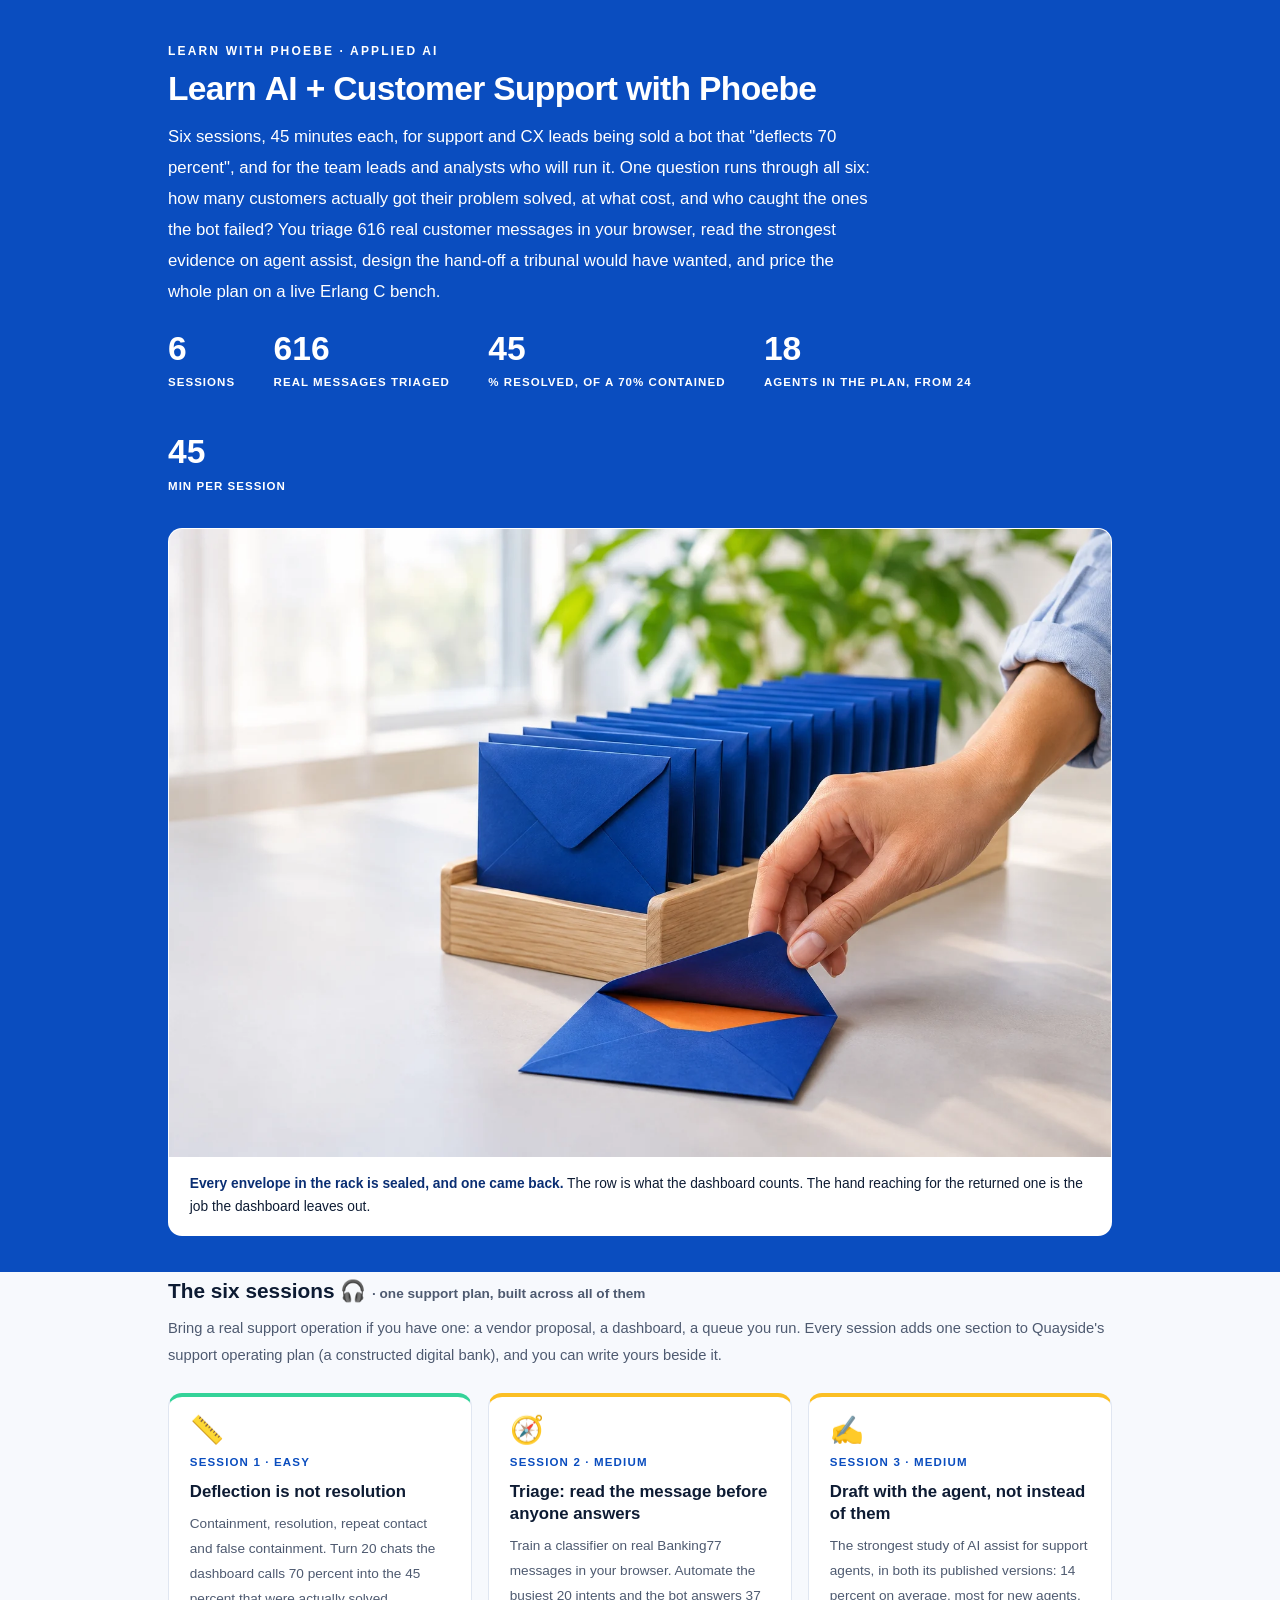
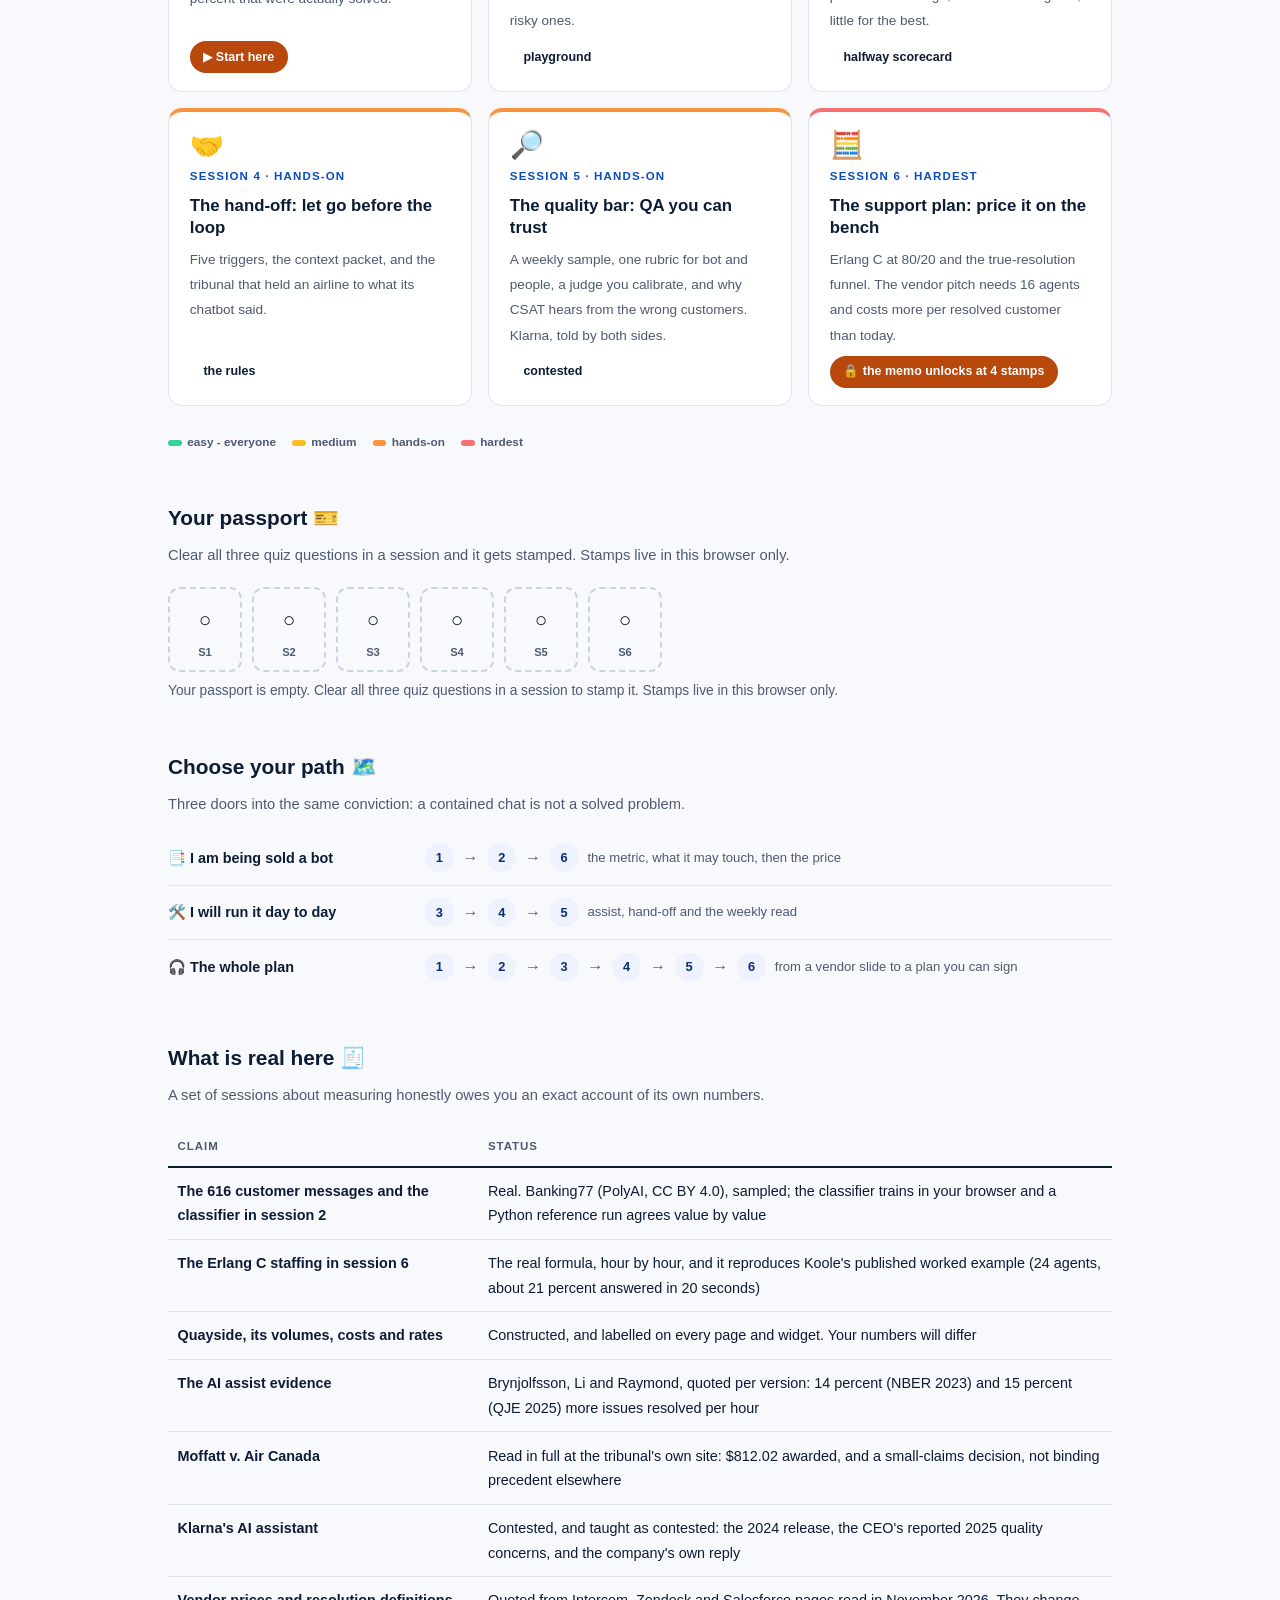
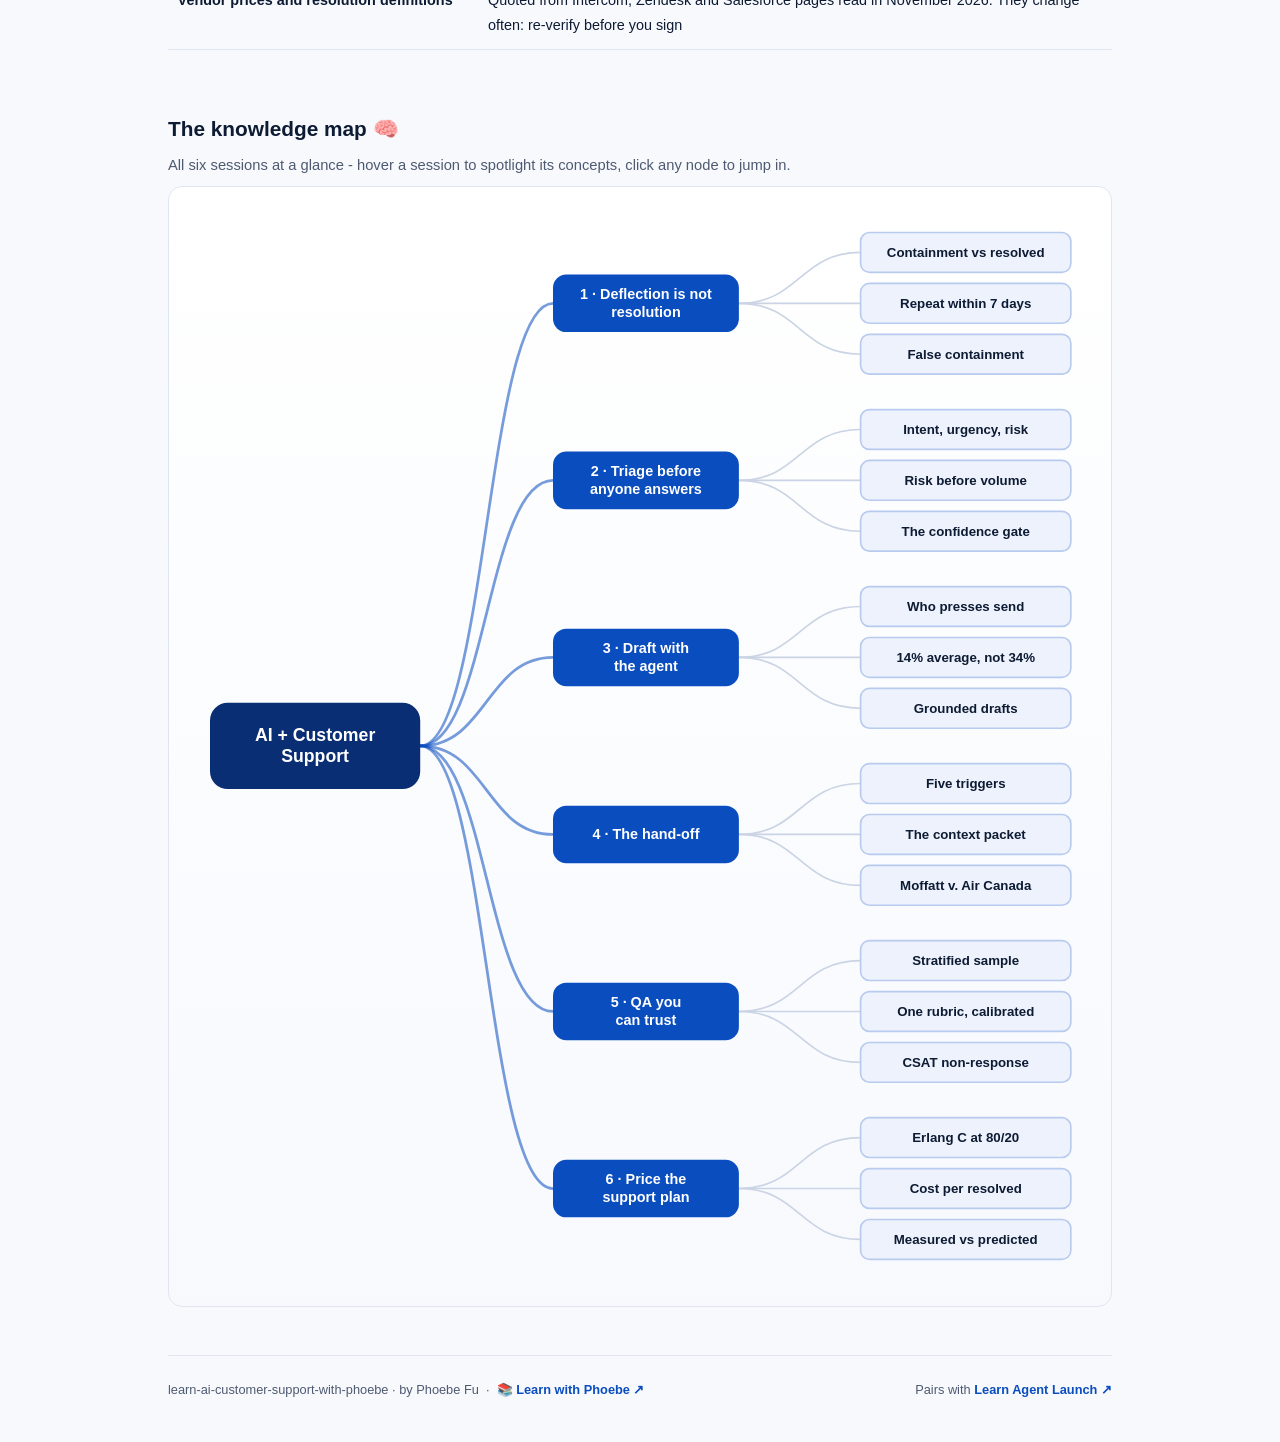
<file: index.html>
<!DOCTYPE html>
<html lang="en">
<head>
<meta charset="UTF-8">
<meta name="viewport" content="width=device-width, initial-scale=1.0">
<!-- social:start -->
<meta name="description" content="Six sessions on AI in customer support for support leads and the team leads who run it. Deflection is not resolution: triage 616 real customer messages in your browser, draft with agents instead of for them, hand off before the loop, read quality you can trust, and price the plan on a live Erlang C bench. Free, by Phoebe Fu.">
<meta property="og:type" content="website">
<meta property="og:site_name" content="Learn with Phoebe">
<meta property="og:title" content="Learn AI + Customer Support with Phoebe">
<meta property="og:description" content="Deflection is not resolution. Triage real customer messages, draft with agents, hand off before the loop, and price a support plan on one live bench.">
<meta property="og:url" content="https://phoebefu6.github.io/learn-ai-customer-support-with-phoebe/">
<meta property="og:image" content="https://phoebefu6.github.io/learn-ai-customer-support-with-phoebe/assets/og-cover.png">
<meta name="twitter:card" content="summary_large_image">
<meta name="twitter:title" content="Learn AI + Customer Support with Phoebe">
<meta name="twitter:description" content="The bot contained 70 percent. It resolved 45. Six sessions on the difference.">
<meta name="twitter:image" content="https://phoebefu6.github.io/learn-ai-customer-support-with-phoebe/assets/og-cover.png">
<!-- social:end -->
<title>Learn AI + Customer Support with Phoebe</title>
<link rel="stylesheet" href="assets/style.css?v=2">
<style>

  .stats-row { display: flex; gap: 2.4rem; margin-top: 1.5rem; flex-wrap: wrap; }
  .stat b { display: block; font-size: 2.1rem; font-weight: 800; line-height: 1.05; font-variant-numeric: tabular-nums; }
  .stat span { font-size: .72rem; opacity: 1; text-transform: uppercase; letter-spacing: .09em; font-weight: 600; }

  .course-grid { display: grid; grid-template-columns: repeat(auto-fit, minmax(17rem, 1fr)); gap: 1rem; margin-top: 1.5rem; }
  .course-card {
    border: 1px solid var(--hairline);
    border-top: 4px solid var(--diff, var(--indigo));
    border-radius: var(--radius);
    padding: 1.2rem 1.3rem 1.1rem;
    display: flex;
    flex-direction: column;
    gap: .5rem;
    text-decoration: none;
    color: var(--ink);
    background: #fff;
    transition: box-shadow .15s ease, border-color .15s ease, transform .15s ease;
    position: relative;
  }
  .course-card:hover { border-color: var(--indigo-soft); border-top-color: var(--diff, var(--indigo)); box-shadow: 0 8px 28px rgba(10,77,191,.14); transform: translateY(-3px); }
  .course-card .cicon { font-size: 1.7rem; line-height: 1; }
  .course-card .cnum { font-size: .72rem; font-weight: 700; color: var(--indigo); text-transform: uppercase; letter-spacing: .1em; }
  .course-card h3 { font-size: 1.05rem; font-weight: 800; line-height: 1.3; }
  .course-card p { font-size: .85rem; color: var(--muted); flex: 1; }
  .course-card .meta { display: flex; gap: .4rem; flex-wrap: wrap; }

  .diff-legend { display: flex; gap: 1rem; margin-top: 1.6rem; font-size: .74rem; color: var(--muted); font-weight: 600; flex-wrap: wrap; }
  .diff-legend i { display: inline-block; width: .85rem; height: .35rem; border-radius: 999px; margin-right: .35rem; vertical-align: middle; }

  .paths { margin-top: 2.6rem; }
  .paths h2 { font-size: 1.3rem; font-weight: 800; margin-bottom: .3rem; }
  .paths .plede { color: var(--muted); font-size: .92rem; margin-bottom: .8rem; }
  .path { display: flex; gap: .55rem; align-items: center; padding: .75rem 0; border-bottom: .5px solid var(--hairline); flex-wrap: wrap; }
  .path:last-child { border-bottom: none; }
  .path b { min-width: 15.5rem; font-size: .9rem; }
  .path .pstep { background: var(--indigo-50); color: var(--indigo-deep); border-radius: 999px; padding: .16rem .68rem; font-weight: 700; font-size: .8rem; text-decoration: none; transition: all .12s ease; }
  .path .pstep:hover { background: var(--indigo); color: #fff; }
  .path .parr { color: var(--muted); font-weight: 700; }

  .mm-section { margin-top: 1.6rem; }
  .mm-section h2 { font-size: 1.3rem; font-weight: 800; margin-bottom: .2rem; }
  .mm-section .mm-lede { color: var(--muted); font-size: .92rem; margin-bottom: .4rem; }
  .mm-wrap { border: 1px solid var(--hairline); border-radius: var(--radius); background: linear-gradient(180deg,#fff,var(--paper)); padding: .6rem; overflow-x: auto; }
  .mm-svg { width: 100%; height: auto; display: block; max-width: 60rem; margin: 0 auto; min-width: 34rem; }
  .mm-link { cursor: pointer; text-decoration: none; }
  .mm-node rect { transition: opacity .15s ease, filter .15s ease; }
  .mm-node text { pointer-events: none; }
  .mm-link:hover .mm-node rect { filter: brightness(1.06); }
  .mm-edge { transition: opacity .15s ease; }

  .hero-art { margin: 1.8rem 0 0; border-radius: var(--radius); overflow: hidden; background: #fff; border: 1px solid rgba(255,255,255,.55); }
  .hero-art img { display: block; width: 100%; height: auto; }
  .hero-art figcaption { padding: 1rem 1.3rem; background: #fff; color: var(--ink); font-size: .86rem; line-height: 1.65; }
  .hero-art figcaption b { color: var(--indigo-deep); }
</style>
</head>
<body>

<header class="masthead">
  <div class="wrap">
    <div class="eyebrow">Learn with Phoebe · Applied AI</div>
    <h1>Learn AI + <span class="accent">Customer Support</span> with Phoebe</h1>
    <p class="sub">Six sessions, 45 minutes each, for support and CX leads being sold a bot that "deflects 70 percent", and for the team leads and analysts who will run it. One question runs through all six: how many customers actually got their problem solved, at what cost, and who caught the ones the bot failed? You triage 616 real customer messages in your browser, read the strongest evidence on agent assist, design the hand-off a tribunal would have wanted, and price the whole plan on a live Erlang C bench.</p>
    <div class="stats-row">
      <div class="stat"><b data-count="6">6</b><span>sessions</span></div>
      <div class="stat"><b data-count="616">616</b><span>real messages triaged</span></div>
      <div class="stat"><b data-count="45">45</b><span>% resolved, of a 70% contained</span></div>
      <div class="stat"><b data-count="18">18</b><span>agents in the plan, from 24</span></div>
      <div class="stat"><b data-count="45">45</b><span>min per session</span></div>
    </div>
    <figure class="hero-art">
      <img src="assets/hero.webp" width="1536" height="1024" alt="A bright support desk in morning light. A rack of identical sealed cobalt envelopes stands in a perfect row; one has slipped back out and lies open on the desk, and a human hand reaches in to pick it up.">
      <figcaption><b>Every envelope in the rack is sealed, and one came back.</b> The row is what the dashboard counts. The hand reaching for the returned one is the job the dashboard leaves out.</figcaption>
    </figure>
  </div>
</header>

<main class="wrap">

  <section class="section">
    <div class="paths" style="margin-top:0">
      <h2>The six sessions 🎧 <span style="font-size:.85rem;font-weight:600;color:var(--muted)">· one support plan, built across all of them</span></h2>
      <p class="plede">Bring a real support operation if you have one: a vendor proposal, a dashboard, a queue you run. Every session adds one section to Quayside's support operating plan (a constructed digital bank), and you can write yours beside it.</p>
    </div>

    <div class="course-grid">
      <a class="course-card" href="courses/01-deflection-is-not-resolution.html" style="--diff:#34D399">
        <span class="cicon">📏</span>
        <span class="cnum">Session 1 · easy</span>
        <h3>Deflection is not resolution</h3>
        <p>Containment, resolution, repeat contact and false containment. Turn 20 chats the dashboard calls 70 percent into the 45 percent that were actually solved.</p>
        <span class="meta"><span class="pill amber">▶ Start here</span></span>
      </a>
      <a class="course-card" href="courses/02-triage-before-anyone-answers.html" style="--diff:#FBBF24">
        <span class="cicon">🧭</span>
        <span class="cnum">Session 2 · medium</span>
        <h3>Triage: read the message before anyone answers</h3>
        <p>Train a classifier on real Banking77 messages in your browser. Automate the busiest 20 intents and the bot answers 37 risky ones.</p>
        <span class="meta"><span class="pill">playground</span></span>
      </a>
      <a class="course-card" href="courses/03-draft-with-the-agent.html" style="--diff:#FBBF24">
        <span class="cicon">✍️</span>
        <span class="cnum">Session 3 · medium</span>
        <h3>Draft with the agent, not instead of them</h3>
        <p>The strongest study of AI assist for support agents, in both its published versions: 14 percent on average, most for new agents, little for the best.</p>
        <span class="meta"><span class="pill">halfway scorecard</span></span>
      </a>
      <a class="course-card" href="courses/04-the-hand-off.html" style="--diff:#FB923C">
        <span class="cicon">🤝</span>
        <span class="cnum">Session 4 · hands-on</span>
        <h3>The hand-off: let go before the loop</h3>
        <p>Five triggers, the context packet, and the tribunal that held an airline to what its chatbot said.</p>
        <span class="meta"><span class="pill">the rules</span></span>
      </a>
      <a class="course-card" href="courses/05-qa-you-can-trust.html" style="--diff:#FB923C">
        <span class="cicon">🔎</span>
        <span class="cnum">Session 5 · hands-on</span>
        <h3>The quality bar: QA you can trust</h3>
        <p>A weekly sample, one rubric for bot and people, a judge you calibrate, and why CSAT hears from the wrong customers. Klarna, told by both sides.</p>
        <span class="meta"><span class="pill">contested</span></span>
      </a>
      <a class="course-card" href="courses/06-price-the-support-plan.html" style="--diff:#F87171">
        <span class="cicon">🧮</span>
        <span class="cnum">Session 6 · hardest</span>
        <h3>The support plan: price it on the bench</h3>
        <p>Erlang C at 80/20 and the true-resolution funnel. The vendor pitch needs 16 agents and costs more per resolved customer than today.</p>
        <span class="meta"><span class="pill amber">🔒 the memo unlocks at 4 stamps</span></span>
      </a>
    </div>

    <div class="diff-legend">
      <span><i style="background:#34D399"></i>easy - everyone</span>
      <span><i style="background:#FBBF24"></i>medium</span>
      <span><i style="background:#FB923C"></i>hands-on</span>
      <span><i style="background:#F87171"></i>hardest</span>
    </div>
  </section>

  <section class="section">
    <div class="paths" style="margin-top:0">
      <h2>Your passport 🎫</h2>
      <p class="plede">Clear all three quiz questions in a session and it gets stamped. Stamps live in this browser only.</p>
    </div>
    <div class="pp-strip"></div>
  </section>

  <section class="section">
    <div class="paths">
      <h2>Choose your path 🗺️</h2>
      <p class="plede">Three doors into the same conviction: a contained chat is not a solved problem.</p>
      <div class="path"><b>📑 I am being sold a bot</b>
        <a class="pstep" href="courses/01-deflection-is-not-resolution.html">1</a><span class="parr">→</span>
        <a class="pstep" href="courses/02-triage-before-anyone-answers.html">2</a><span class="parr">→</span>
        <a class="pstep" href="courses/06-price-the-support-plan.html">6</a>
        <span style="font-size:.82rem;color:var(--muted)">the metric, what it may touch, then the price</span>
      </div>
      <div class="path"><b>🛠️ I will run it day to day</b>
        <a class="pstep" href="courses/03-draft-with-the-agent.html">3</a><span class="parr">→</span>
        <a class="pstep" href="courses/04-the-hand-off.html">4</a><span class="parr">→</span>
        <a class="pstep" href="courses/05-qa-you-can-trust.html">5</a>
        <span style="font-size:.82rem;color:var(--muted)">assist, hand-off and the weekly read</span>
      </div>
      <div class="path"><b>🎧 The whole plan</b>
        <a class="pstep" href="courses/01-deflection-is-not-resolution.html">1</a><span class="parr">→</span>
        <a class="pstep" href="courses/02-triage-before-anyone-answers.html">2</a><span class="parr">→</span>
        <a class="pstep" href="courses/03-draft-with-the-agent.html">3</a><span class="parr">→</span>
        <a class="pstep" href="courses/04-the-hand-off.html">4</a><span class="parr">→</span>
        <a class="pstep" href="courses/05-qa-you-can-trust.html">5</a><span class="parr">→</span>
        <a class="pstep" href="courses/06-price-the-support-plan.html">6</a>
        <span style="font-size:.82rem;color:var(--muted)">from a vendor slide to a plan you can sign</span>
      </div>
    </div>
  </section>

  <section class="section">
    <div class="paths" style="margin-top:0">
      <h2>What is real here 🧾</h2>
      <p class="plede">A set of sessions about measuring honestly owes you an exact account of its own numbers.</p>
    </div>
    <table class="clean">
      <tr><th>Claim</th><th>Status</th></tr>
      <tr><td>The 616 customer messages and the classifier in session 2</td><td>Real. Banking77 (PolyAI, CC BY 4.0), sampled; the classifier trains in your browser and a Python reference run agrees value by value</td></tr>
      <tr><td>The Erlang C staffing in session 6</td><td>The real formula, hour by hour, and it reproduces Koole's published worked example (24 agents, about 21 percent answered in 20 seconds)</td></tr>
      <tr><td>Quayside, its volumes, costs and rates</td><td>Constructed, and labelled on every page and widget. Your numbers will differ</td></tr>
      <tr><td>The AI assist evidence</td><td>Brynjolfsson, Li and Raymond, quoted per version: 14 percent (NBER 2023) and 15 percent (QJE 2025) more issues resolved per hour</td></tr>
      <tr><td>Moffatt v. Air Canada</td><td>Read in full at the tribunal's own site: $812.02 awarded, and a small-claims decision, not binding precedent elsewhere</td></tr>
      <tr><td>Klarna's AI assistant</td><td>Contested, and taught as contested: the 2024 release, the CEO's reported 2025 quality concerns, and the company's own reply</td></tr>
      <tr><td>Vendor prices and resolution definitions</td><td>Quoted from Intercom, Zendesk and Salesforce pages read in November 2026. They change often: re-verify before you sign</td></tr>
    </table>
  </section>

  <section class="section mm-section">
    <h2>The knowledge map 🧠</h2>
    <p class="mm-lede">All six sessions at a glance - hover a session to spotlight its concepts, click any node to jump in.</p>
    <div class="mm-wrap"><div id="mindmap"></div></div>
  </section>

  <footer class="pagefoot">
    <span>learn-ai-customer-support-with-phoebe · by Phoebe Fu &nbsp;·&nbsp; 📚 <a href="https://phoebefu6.github.io/learn-with-phoebe/">Learn with Phoebe ↗</a></span>
    <span>Pairs with <a href="https://phoebefu6.github.io/learn-agent-launch-with-phoebe/">Learn Agent Launch ↗</a></span>
  </footer>

</main>

<script>
window.MINDMAP_DATA = {
  "title": "AI + Customer\nSupport",
  "centerColor": "#0A2E73",
  "sessions": [
    {
      "label": "Deflection is not\nresolution",
      "href": "courses/01-deflection-is-not-resolution.html",
      "color": "#34D399",
      "concepts": [
        {
          "label": "Containment vs resolved",
          "href": "courses/01-deflection-is-not-resolution.html"
        },
        {
          "label": "Repeat within 7 days",
          "href": "courses/01-deflection-is-not-resolution.html"
        },
        {
          "label": "False containment",
          "href": "courses/01-deflection-is-not-resolution.html"
        }
      ]
    },
    {
      "label": "Triage before\nanyone answers",
      "href": "courses/02-triage-before-anyone-answers.html",
      "color": "#FBBF24",
      "concepts": [
        {
          "label": "Intent, urgency, risk",
          "href": "courses/02-triage-before-anyone-answers.html"
        },
        {
          "label": "Risk before volume",
          "href": "courses/02-triage-before-anyone-answers.html"
        },
        {
          "label": "The confidence gate",
          "href": "courses/02-triage-before-anyone-answers.html"
        }
      ]
    },
    {
      "label": "Draft with\nthe agent",
      "href": "courses/03-draft-with-the-agent.html",
      "color": "#FBBF24",
      "concepts": [
        {
          "label": "Who presses send",
          "href": "courses/03-draft-with-the-agent.html"
        },
        {
          "label": "14% average, not 34%",
          "href": "courses/03-draft-with-the-agent.html"
        },
        {
          "label": "Grounded drafts",
          "href": "courses/03-draft-with-the-agent.html"
        }
      ]
    },
    {
      "label": "The hand-off",
      "href": "courses/04-the-hand-off.html",
      "color": "#FB923C",
      "concepts": [
        {
          "label": "Five triggers",
          "href": "courses/04-the-hand-off.html"
        },
        {
          "label": "The context packet",
          "href": "courses/04-the-hand-off.html"
        },
        {
          "label": "Moffatt v. Air Canada",
          "href": "courses/04-the-hand-off.html"
        }
      ]
    },
    {
      "label": "QA you\ncan trust",
      "href": "courses/05-qa-you-can-trust.html",
      "color": "#FB923C",
      "concepts": [
        {
          "label": "Stratified sample",
          "href": "courses/05-qa-you-can-trust.html"
        },
        {
          "label": "One rubric, calibrated",
          "href": "courses/05-qa-you-can-trust.html"
        },
        {
          "label": "CSAT non-response",
          "href": "courses/05-qa-you-can-trust.html"
        }
      ]
    },
    {
      "label": "Price the\nsupport plan",
      "href": "courses/06-price-the-support-plan.html",
      "color": "#F87171",
      "concepts": [
        {
          "label": "Erlang C at 80/20",
          "href": "courses/06-price-the-support-plan.html"
        },
        {
          "label": "Cost per resolved",
          "href": "courses/06-price-the-support-plan.html"
        },
        {
          "label": "Measured vs predicted",
          "href": "courses/06-price-the-support-plan.html"
        }
      ]
    }
  ]
};
</script>
<script src="assets/mindmap.js?v=1"></script>
<script src="assets/app.js?v=3"></script>
</body>
</html>
</file>
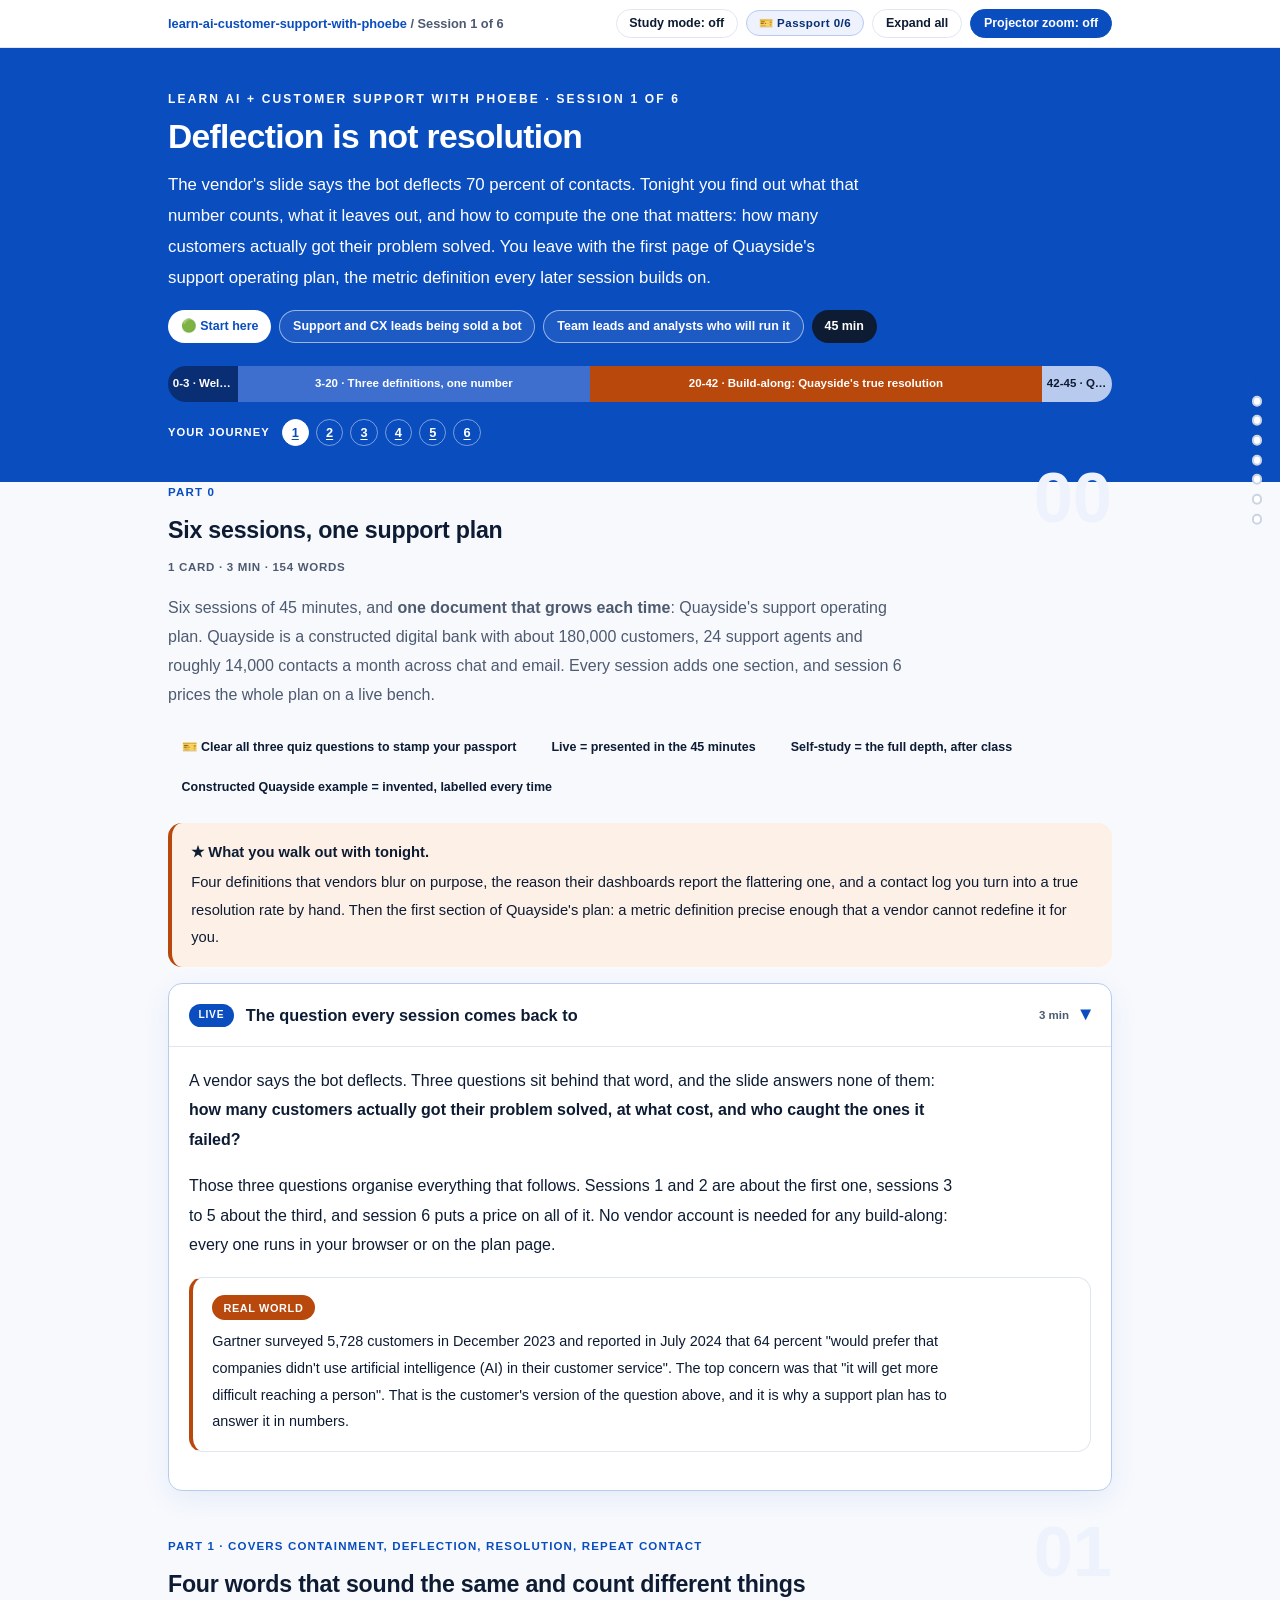
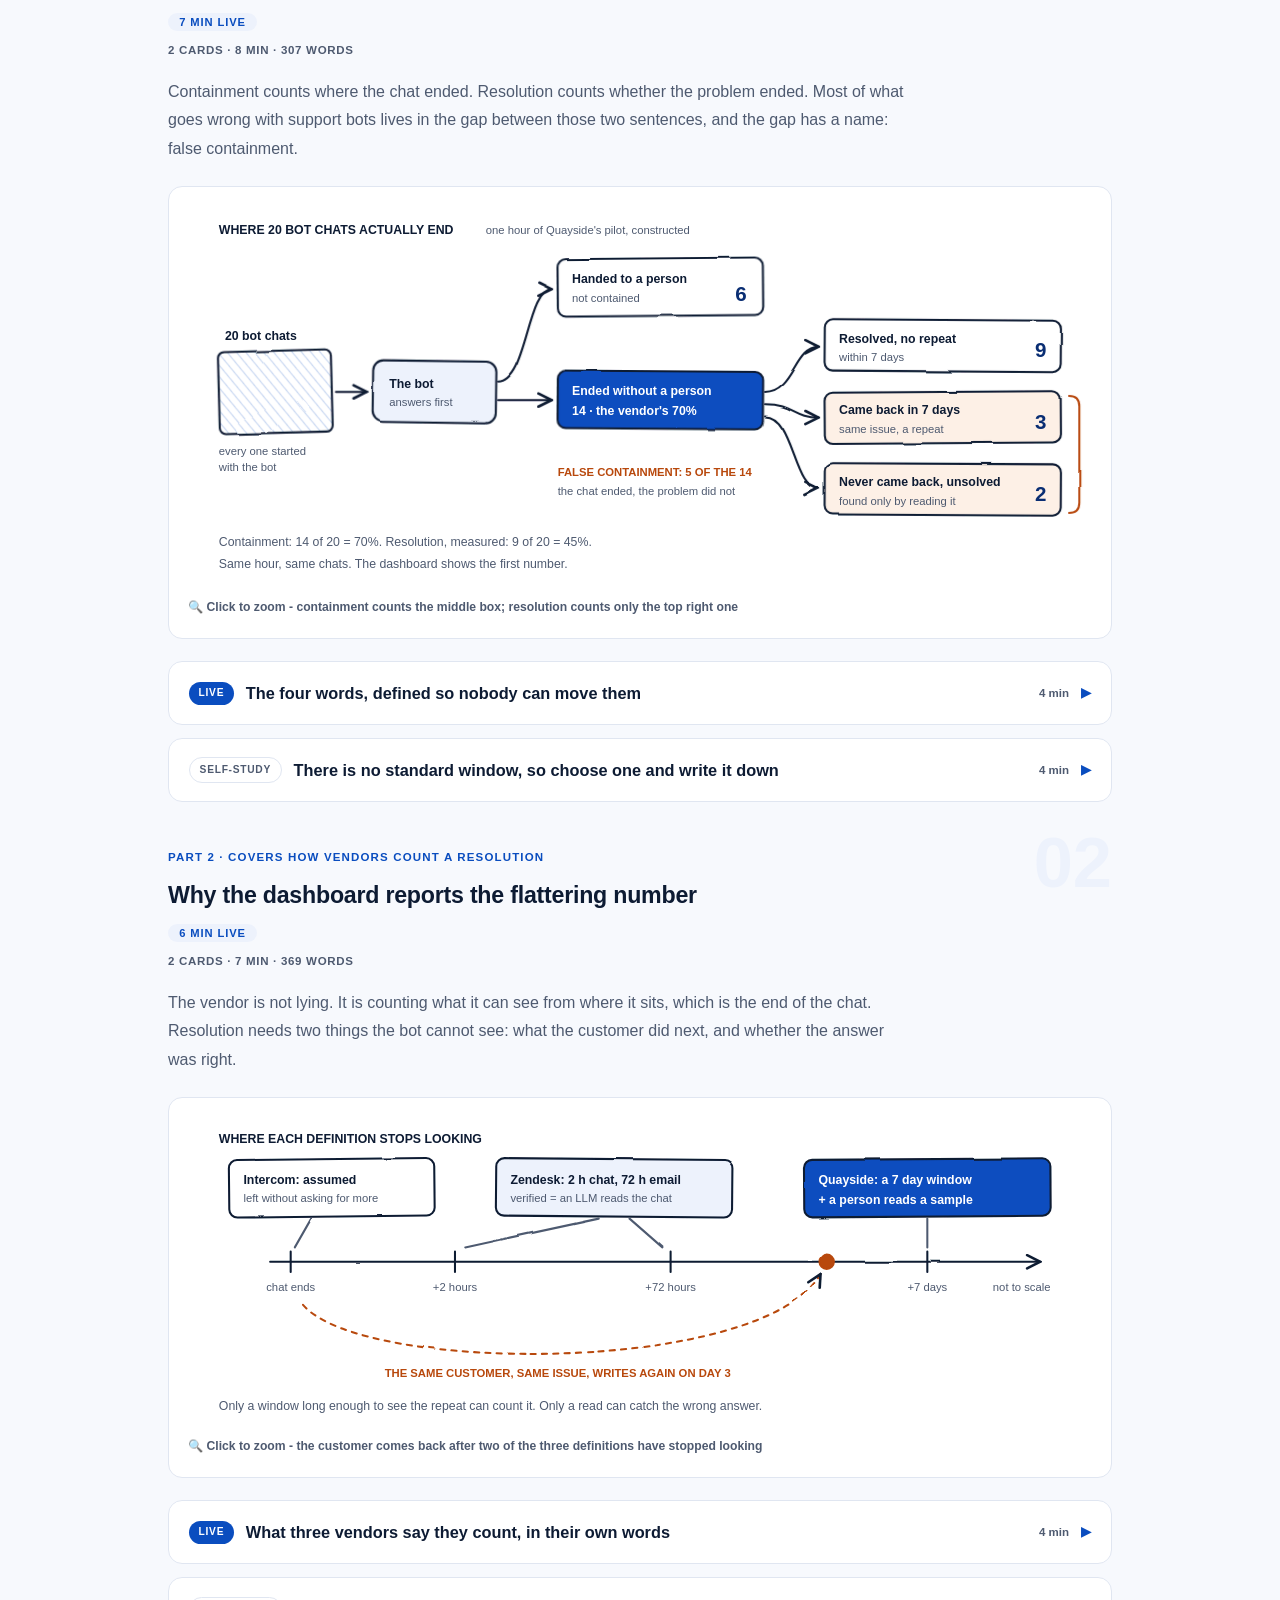
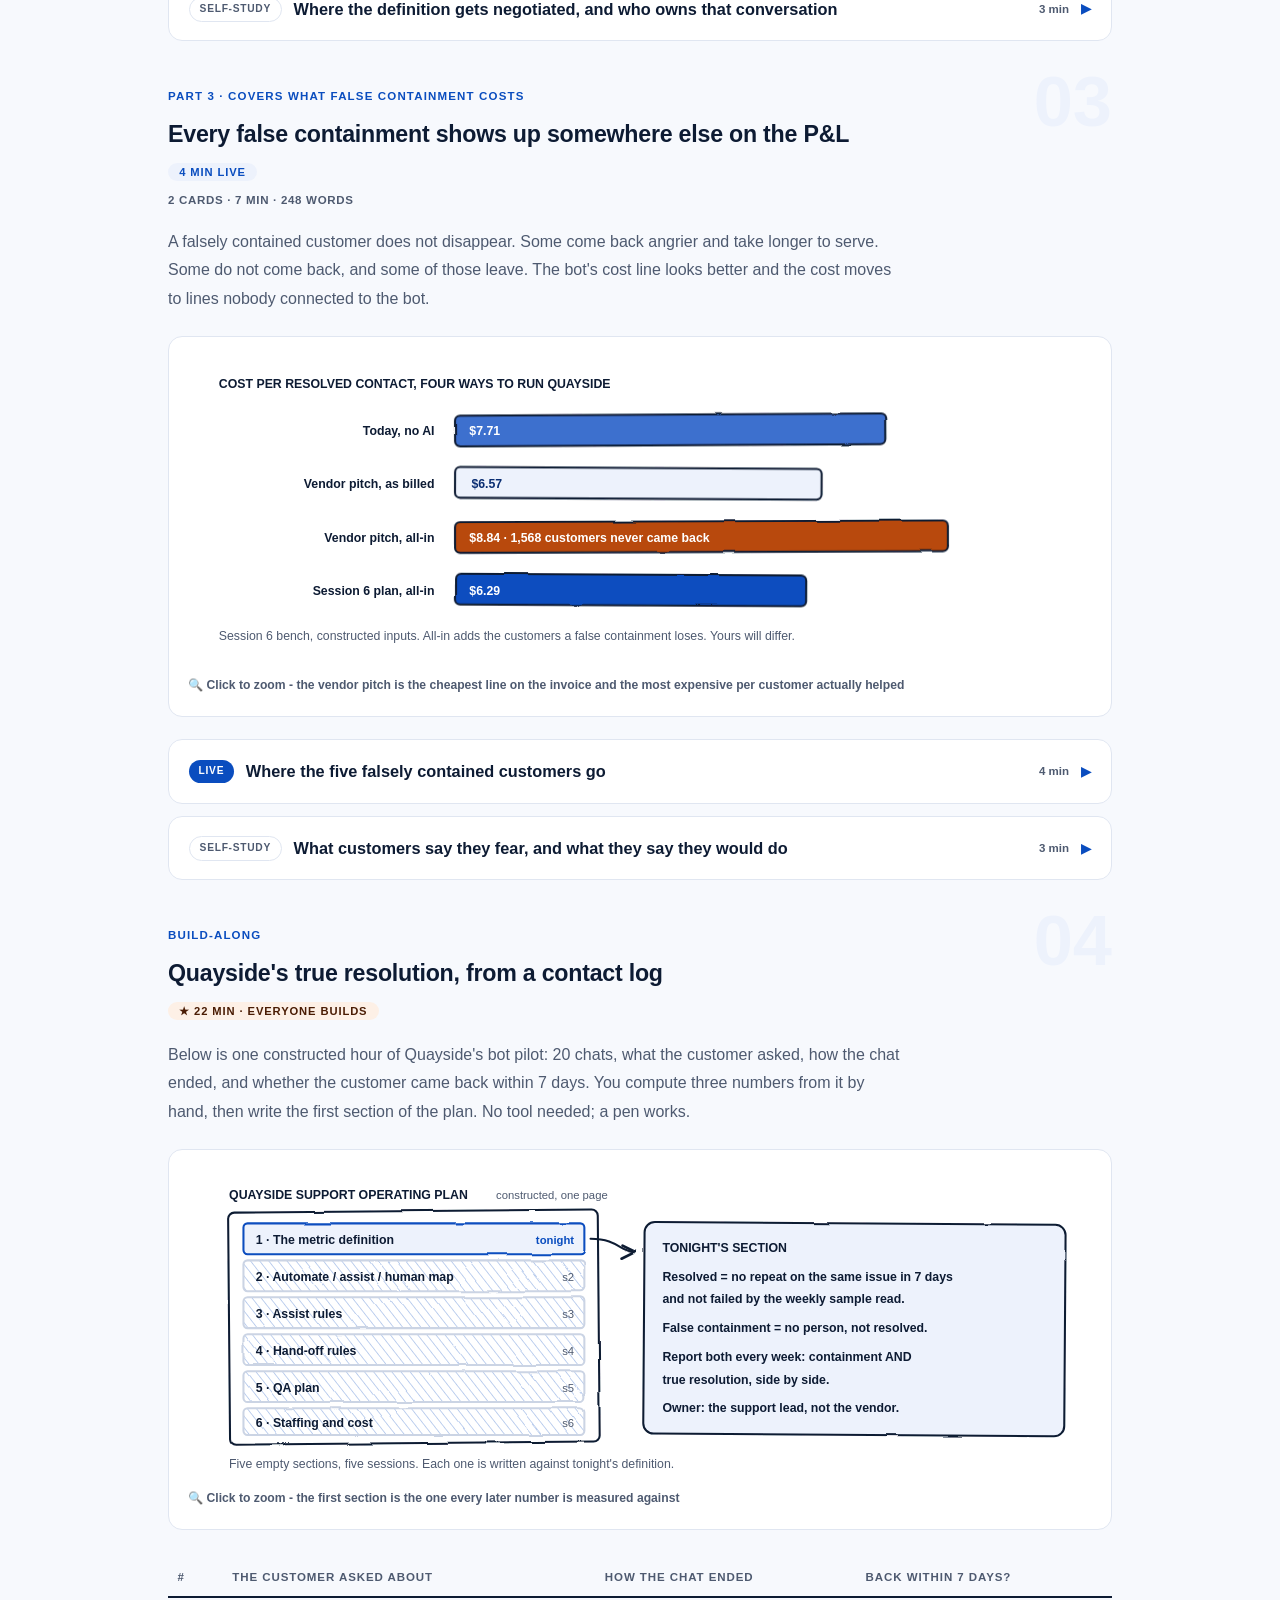
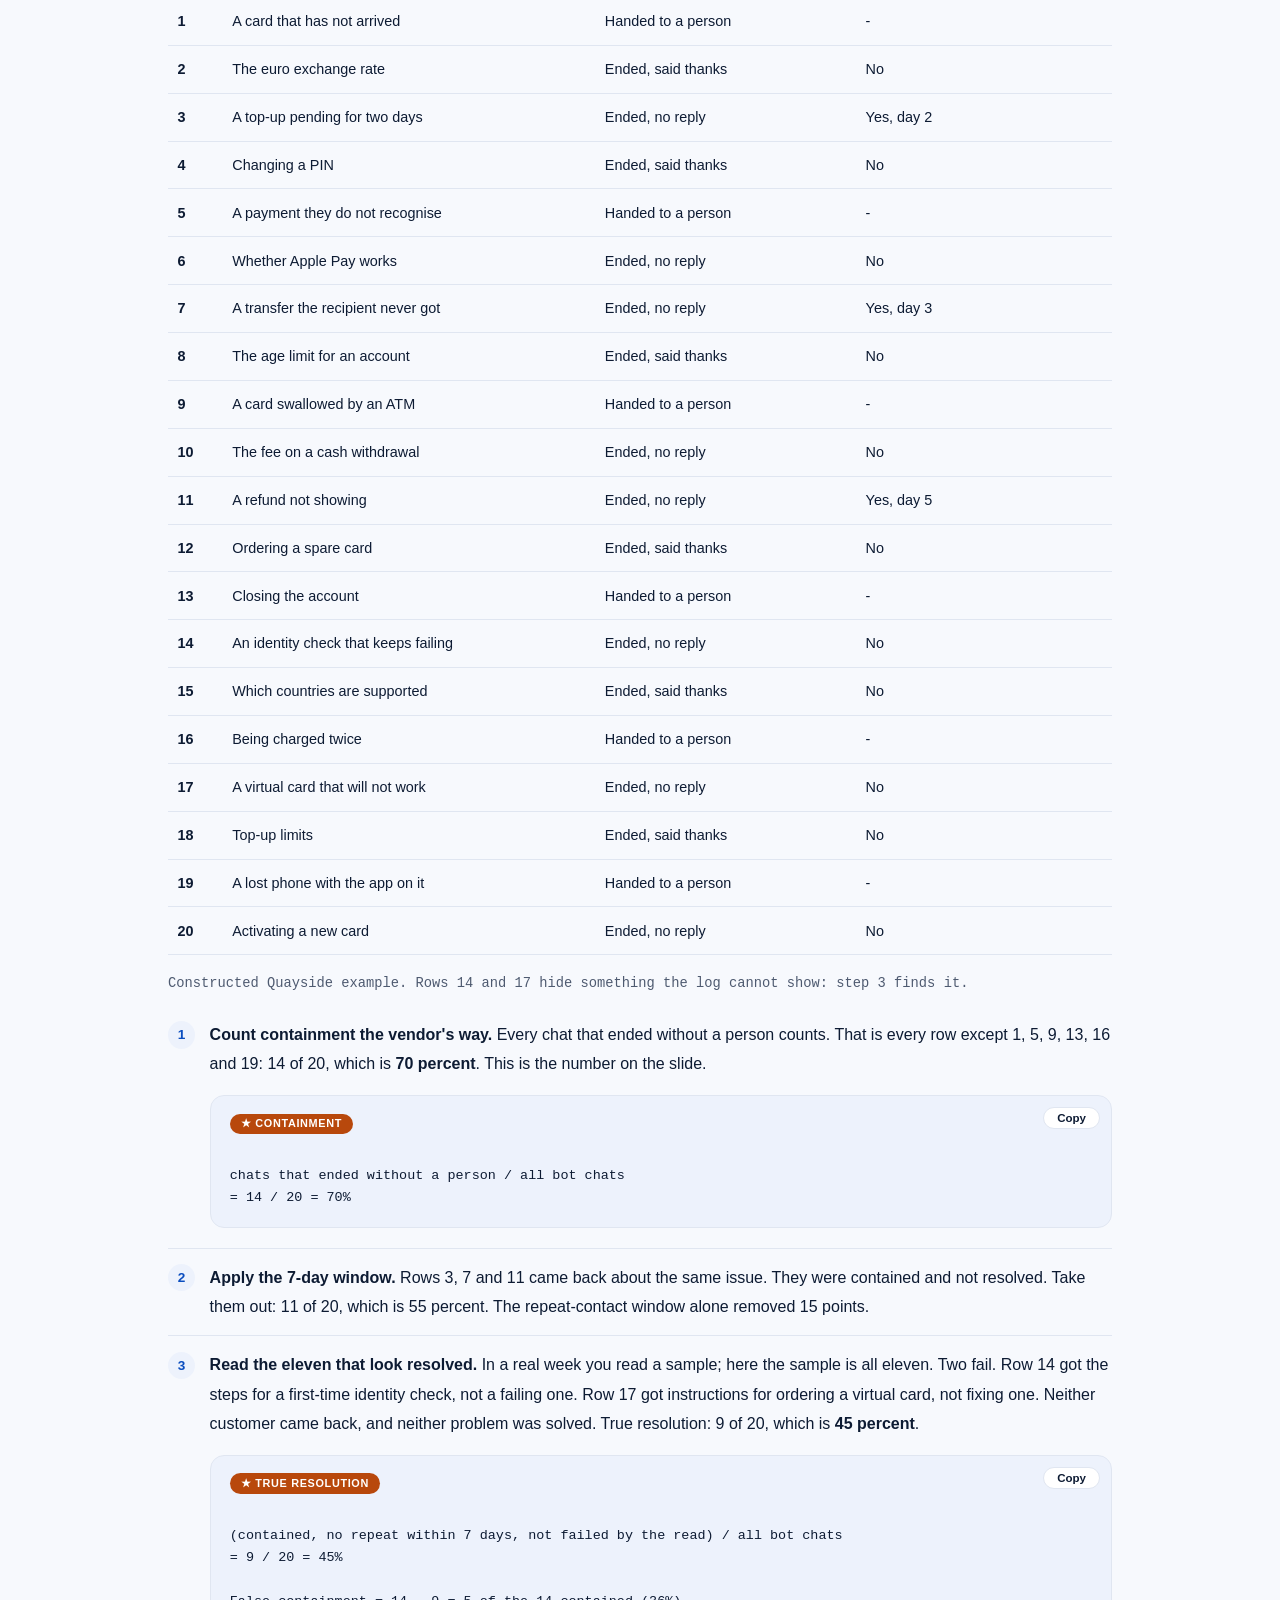
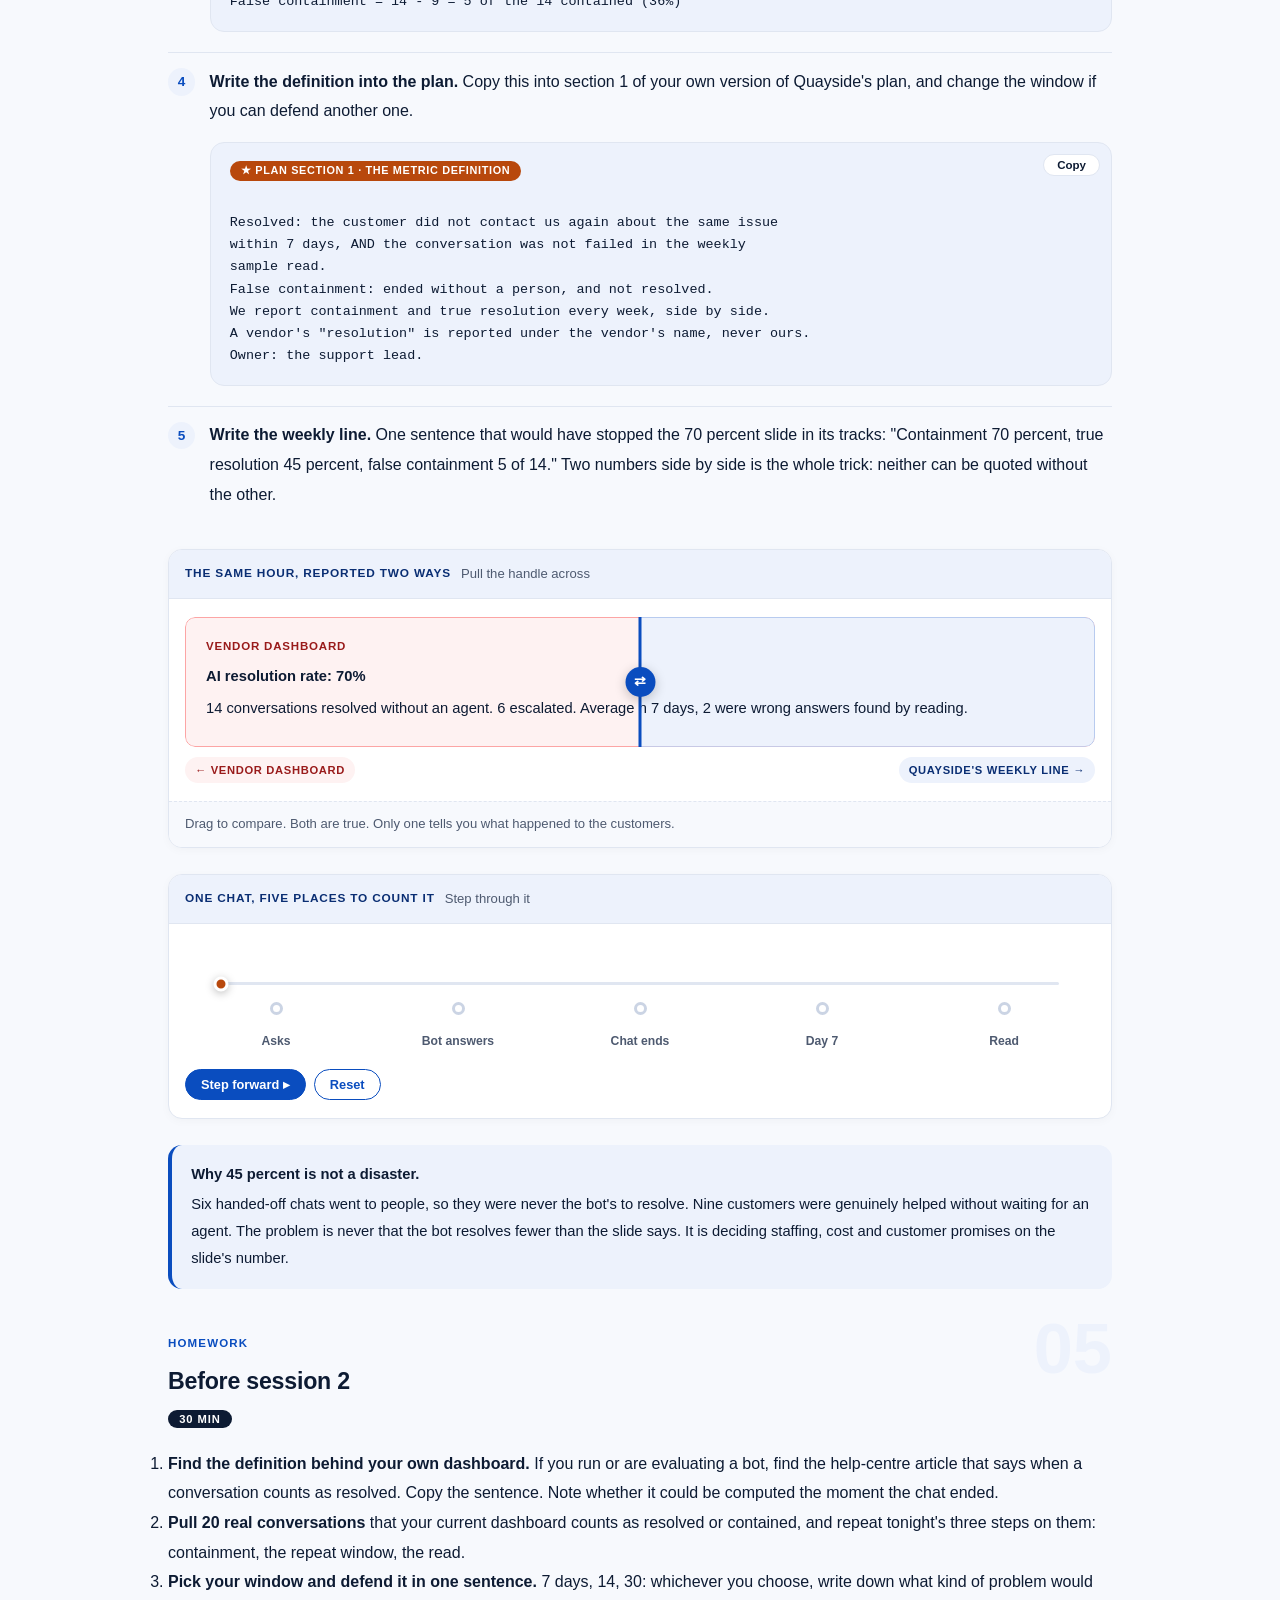
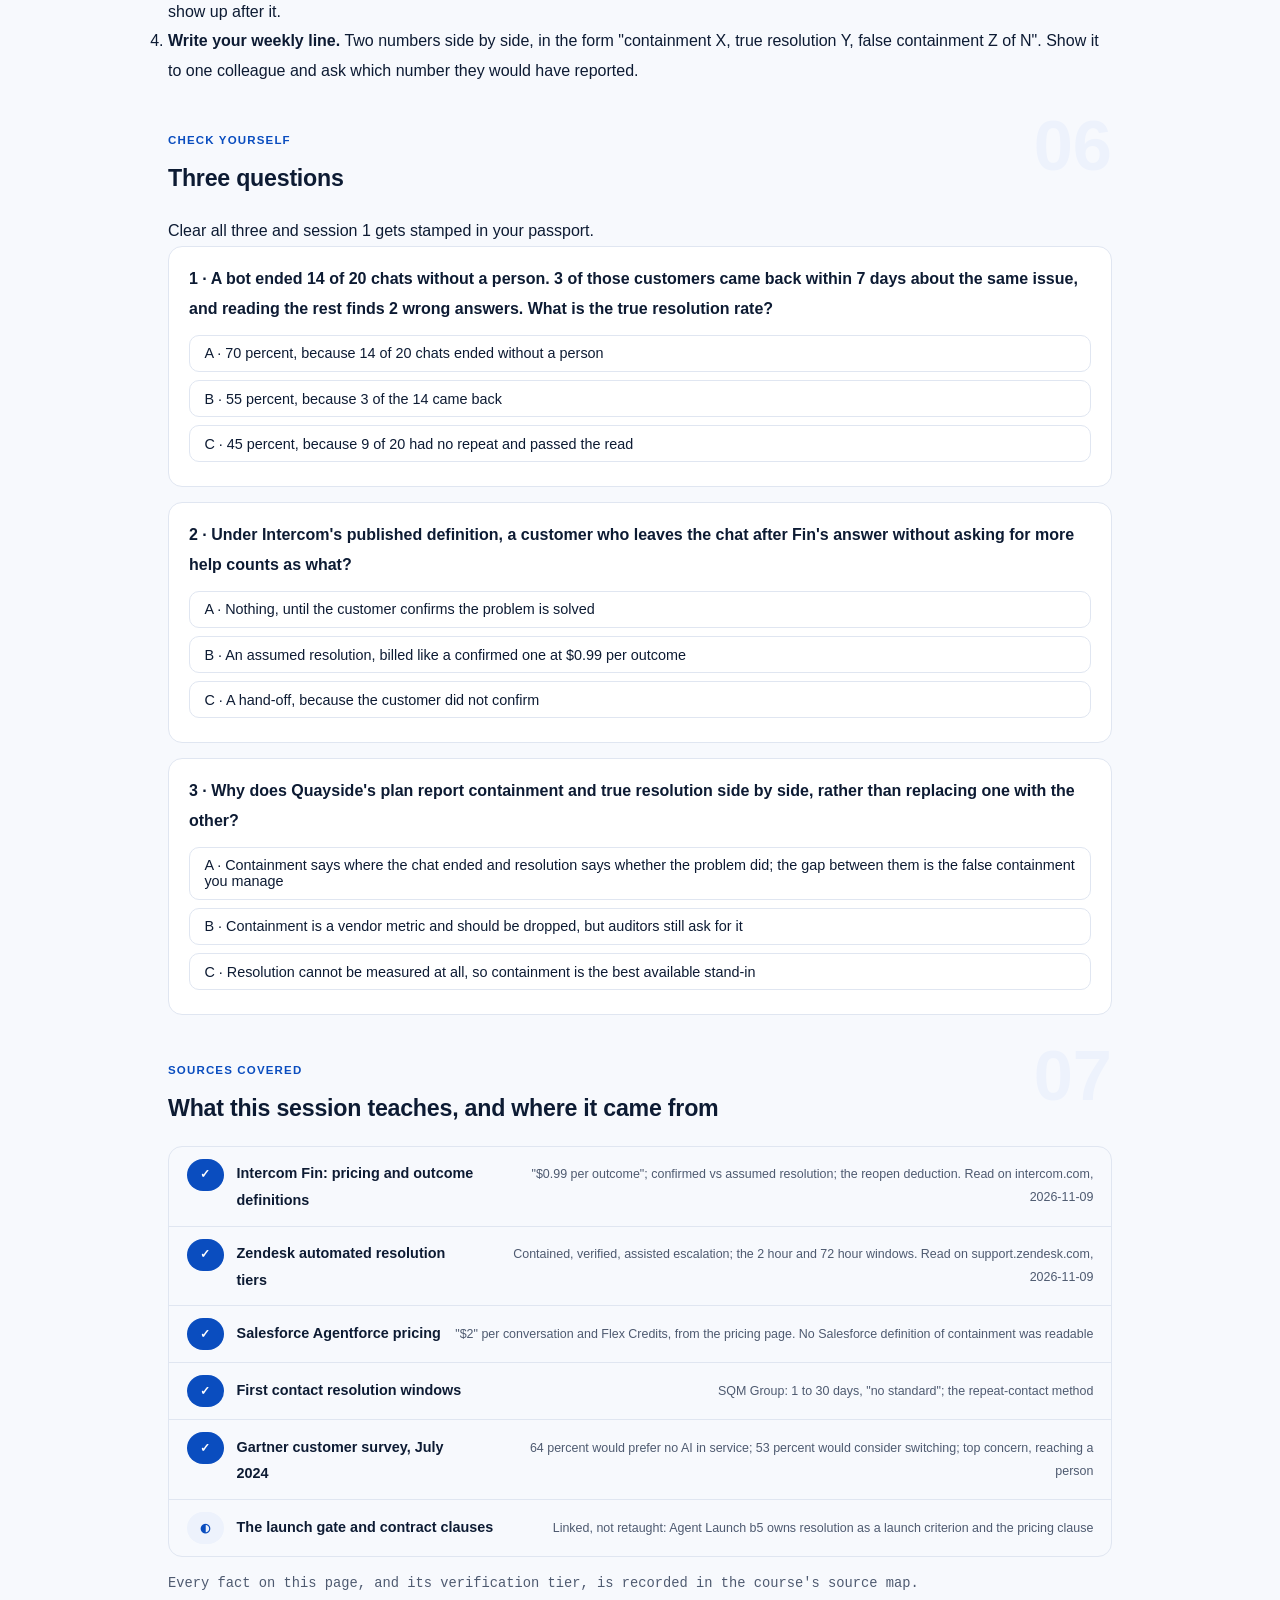
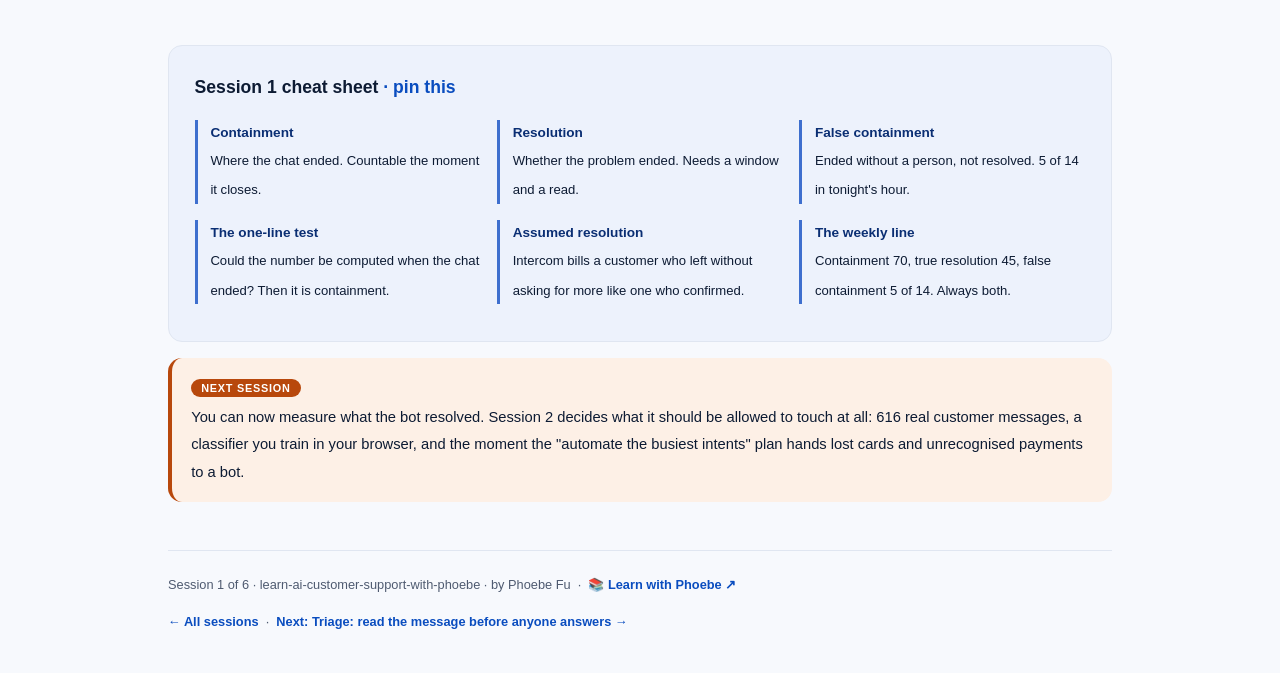
<file: courses/01-deflection-is-not-resolution.html>
<!DOCTYPE html>
<html lang="en">
<head>
<meta charset="UTF-8">
<meta name="viewport" content="width=device-width, initial-scale=1.0">
<!-- social:start -->
<meta name="description" content="Session 1 of 6. Containment, deflection, resolution and false containment: why a support bot's dashboard says 70 percent when the customers say otherwise, and how to compute the true number from a contact log.">
<meta property="og:type" content="article">
<meta property="og:site_name" content="Learn with Phoebe">
<meta property="og:title" content="Deflection is not resolution - learn ai customer support with phoebe">
<meta property="og:description" content="Session 1 of 6. The bot ended 14 of 20 chats without a person. Nine customers actually got their problem solved.">
<meta property="og:url" content="https://phoebefu6.github.io/learn-ai-customer-support-with-phoebe/courses/01-deflection-is-not-resolution.html">
<meta property="og:image" content="https://phoebefu6.github.io/learn-ai-customer-support-with-phoebe/assets/og-cover.png">
<meta property="og:image:width" content="1200">
<meta property="og:image:height" content="630">
<meta name="twitter:card" content="summary_large_image">
<meta name="twitter:title" content="Deflection is not resolution - learn ai customer support with phoebe">
<meta name="twitter:description" content="Session 1 of 6. Containment counts where the chat ended. Resolution counts whether the problem did.">
<meta name="twitter:image" content="https://phoebefu6.github.io/learn-ai-customer-support-with-phoebe/assets/og-cover.png">
<!-- social:end -->
<title>Session 1 · Deflection is not resolution - learn ai customer support with phoebe</title>
<link rel="stylesheet" href="../assets/style.css?v=2">
</head>
<body>

<div class="toolbar">
  <div class="wrap">
    <span class="crumb"><a href="../index.html">learn-ai-customer-support-with-phoebe</a> / Session 1 of 6</span>
    <button class="btn" id="toggle-all" type="button">Expand all</button>
    <button class="btn primary" id="zoom-toggle" type="button">Projector zoom: off</button>
  </div>
</div>

<header class="masthead">
  <div class="wrap">
    <div class="eyebrow">Learn AI + Customer Support with Phoebe · Session 1 of 6</div>
    <h1>Deflection is not <span class="accent">resolution</span></h1>
    <p class="sub">The vendor's slide says the bot deflects 70 percent of contacts. Tonight you find out what that number counts, what it leaves out, and how to compute the one that matters: how many customers actually got their problem solved. You leave with the first page of Quayside's support operating plan, the metric definition every later session builds on.</p>
    <div class="chip-row">
      <span class="chip level">🟢 Start here</span>
      <span class="chip audience">Support and CX leads being sold a bot</span>
      <span class="chip audience">Team leads and analysts who will run it</span>
      <span class="chip time">45 min</span>
    </div>
    <div class="agenda">
      <span class="a1" style="flex:3">0-3 · Welcome</span>
      <span class="a2" style="flex:17">3-20 · Three definitions, one number</span>
      <span class="a3" style="flex:22">20-42 · Build-along: Quayside's true resolution</span>
      <span class="a4" style="flex:3">42-45 · Q&amp;A</span>
    </div>
  </div>
</header>

<main class="wrap">

  <!-- ============ INTRO ============ -->
  <section class="section" id="intro">
    <div class="section-kicker">
      <span class="klabel">Part 0</span>
      <h2>Six sessions, one support plan</h2>
    </div>
    <p class="lede">Six sessions of 45 minutes, and <strong>one document that grows each time</strong>: Quayside's support operating plan. Quayside is a constructed digital bank with about 180,000 customers, 24 support agents and roughly 14,000 contacts a month across chat and email. Every session adds one section, and session 6 prices the whole plan on a live bench.</p>

    <div class="legend">
      <span class="pill">🎫 Clear all three quiz questions to stamp your passport</span>
      <span class="pill">Live = presented in the 45 minutes</span>
      <span class="pill">Self-study = the full depth, after class</span>
      <span class="pill">Constructed Quayside example = invented, labelled every time</span>
    </div>

    <div class="callout win">
      <p><strong>★ What you walk out with tonight.</strong> Four definitions that vendors blur on purpose, the reason their dashboards report the flattering one, and a contact log you turn into a true resolution rate by hand. Then the first section of Quayside's plan: a metric definition precise enough that a vendor cannot redefine it for you.</p>
    </div>

    <details class="card" open>
      <summary><span class="mode live">Live</span>The question every session comes back to<span class="mini">3 min</span><span class="caret">▶</span></summary>
      <div class="body">
        <p>A vendor says the bot deflects. Three questions sit behind that word, and the slide answers none of them: <strong>how many customers actually got their problem solved, at what cost, and who caught the ones it failed?</strong></p>
        <p>Those three questions organise everything that follows. Sessions 1 and 2 are about the first one, sessions 3 to 5 about the third, and session 6 puts a price on all of it. No vendor account is needed for any build-along: every one runs in your browser or on the plan page.</p>
        <div class="callout example">
          <span class="ex-pill">Real world</span>
          <p>Gartner surveyed 5,728 customers in December 2023 and reported in July 2024 that 64 percent "would prefer that companies didn't use artificial intelligence (AI) in their customer service". The top concern was that "it will get more difficult reaching a person". That is the customer's version of the question above, and it is why a support plan has to answer it in numbers.</p>
        </div>
      </div>
    </details>
  </section>

  <!-- ============ PART 1 ============ -->
  <section class="section" id="part-1">
    <div class="section-kicker">
      <span class="klabel">Part 1 · covers containment, deflection, resolution, repeat contact</span>
      <h2>Four words that sound the same and count different things</h2>
      <span class="tag concept">7 min live</span>
    </div>
    <p class="lede">Containment counts where the chat ended. Resolution counts whether the problem ended. Most of what goes wrong with support bots lives in the gap between those two sentences, and the gap has a name: false containment.</p>

    <figure class="zoomable">
      <svg viewBox="0 0 880 370" xmlns="http://www.w3.org/2000/svg" role="img" aria-label="Twenty bot chats from one constructed hour at Quayside: 6 handed to a person, 14 ended without one. Of the 14, 9 were resolved with no repeat within 7 days, 3 came back within 7 days, and 2 never came back but were still unsolved. Containment is 70 percent, true resolution 45 percent.">
        <defs>
          <filter id="s1aSk" x="-3%" y="-3%" width="106%" height="106%"><feTurbulence type="fractalNoise" baseFrequency="0.02" numOctaves="2" seed="7" result="n"/><feDisplacementMap in="SourceGraphic" in2="n" scale="2.4" xChannelSelector="R" yChannelSelector="G"/></filter>
          <pattern id="s1aHc" patternUnits="userSpaceOnUse" width="7" height="7" patternTransform="rotate(-38)"><line x1="0" y1="0" x2="0" y2="7" stroke="#0A4DBF" stroke-width="1" opacity=".5"/></pattern>
          <marker id="s1aAr" viewBox="0 0 10 10" refX="9" refY="5" markerWidth="8" markerHeight="8" orient="auto"><path d="M1 1 L9 5 L1 9" fill="none" stroke="#0D1B33" stroke-width="1.6" stroke-linecap="round"/></marker>
        </defs>
        <style>
          .s1aH { font: 800 12px Inter, sans-serif; fill: #0D1B33; }
          .s1aL { font: 600 12px Inter, sans-serif; fill: #0D1B33; }
          .s1aS { font: 400 11px Inter, sans-serif; fill: #4E5A70; }
          .s1aB { font: 800 11px Inter, sans-serif; fill: #B8480C; }
          .s1aV { font: 800 20px Inter, sans-serif; fill: #0A2E73; }
          .s1aW { font: 800 12px Inter, sans-serif; fill: #FFFFFF; }
          .s1aN { font: 400 12px Inter, sans-serif; fill: #4E5A70; }
        </style>

        <text class="s1aH" x="30" y="26">WHERE 20 BOT CHATS ACTUALLY END</text>
        <text class="s1aS" x="290" y="26">one hour of Quayside's pilot, constructed</text>

        <g filter="url(#s1aSk)" fill="none" stroke="#0D1B33" stroke-width="2" stroke-linecap="round" stroke-linejoin="round">
          <rect x="30" y="140" width="110" height="80" rx="6" transform="rotate(-1.5 85 180)" fill="url(#s1aHc)"/>
          <rect x="180" y="150" width="120" height="60" rx="10" transform="rotate(0.8 240 180)" fill="#EDF2FC"/>
          <path d="M144 180 L174 180" marker-end="url(#s1aAr)"/>
          <rect x="360" y="50" width="200" height="56" rx="8" transform="rotate(-0.5 460 78)" fill="#FFFFFF"/>
          <rect x="360" y="160" width="200" height="56" rx="8" transform="rotate(0.4 460 188)" fill="#0A4DBF"/>
          <path d="M302 170 C330 170 330 80 354 80" marker-end="url(#s1aAr)"/>
          <path d="M302 188 L354 188" marker-end="url(#s1aAr)"/>
          <rect x="620" y="110" width="230" height="50" rx="8" transform="rotate(0.4 735 135)" fill="#FFFFFF"/>
          <rect x="620" y="180" width="230" height="50" rx="8" transform="rotate(-0.4 735 205)" fill="#FDF0E6"/>
          <rect x="620" y="250" width="230" height="50" rx="8" transform="rotate(0.3 735 275)" fill="#FDF0E6"/>
          <path d="M562 180 C590 180 590 136 614 136" marker-end="url(#s1aAr)"/>
          <path d="M562 192 C590 192 590 205 614 205" marker-end="url(#s1aAr)"/>
          <path d="M562 204 C590 204 590 274 614 274" marker-end="url(#s1aAr)"/>
          <path d="M858 184 Q868 184 868 194 L868 288 Q868 298 858 298" stroke="#B8480C"/>
        </g>

        <text class="s1aL" x="36" y="130">20 bot chats</text>
        <text class="s1aS" x="30" y="242">every one started</text>
        <text class="s1aS" x="30" y="257">with the bot</text>
        <text class="s1aH" x="196" y="176">The bot</text>
        <text class="s1aS" x="196" y="194">answers first</text>

        <text class="s1aL" x="374" y="74">Handed to a person</text>
        <text class="s1aS" x="374" y="93">not contained</text>
        <text class="s1aV" x="544" y="92" text-anchor="end">6</text>
        <text class="s1aW" x="374" y="183">Ended without a person</text>
        <text class="s1aW" x="374" y="203">14 · the vendor's 70%</text>

        <text class="s1aL" x="634" y="132">Resolved, no repeat</text>
        <text class="s1aS" x="634" y="150">within 7 days</text>
        <text class="s1aV" x="836" y="146" text-anchor="end">9</text>
        <text class="s1aL" x="634" y="202">Came back in 7 days</text>
        <text class="s1aS" x="634" y="220">same issue, a repeat</text>
        <text class="s1aV" x="836" y="216" text-anchor="end">3</text>
        <text class="s1aL" x="634" y="272">Never came back, unsolved</text>
        <text class="s1aS" x="634" y="290">found only by reading it</text>
        <text class="s1aV" x="836" y="286" text-anchor="end">2</text>
        <text class="s1aB" x="360" y="262">FALSE CONTAINMENT: 5 OF THE 14</text>
        <text class="s1aS" x="360" y="280">the chat ended, the problem did not</text>

        <text class="s1aN" x="30" y="330">Containment: 14 of 20 = 70%. Resolution, measured: 9 of 20 = 45%.</text>
        <text class="s1aN" x="30" y="352">Same hour, same chats. The dashboard shows the first number.</text>
      </svg>
      <figcaption>🔍 Click to zoom - containment counts the middle box; resolution counts only the top right one</figcaption>
    </figure>

    <details class="card">
      <summary><span class="mode live">Live</span>The four words, defined so nobody can move them<span class="mini">4 min</span><span class="caret">▶</span></summary>
      <div class="body">
        <table class="clean">
          <tr><th>Word</th><th>What it counts</th><th>When you can count it</th></tr>
          <tr><td><strong>Containment</strong></td><td>Conversations that ended without reaching a person</td><td>The moment the chat closes</td></tr>
          <tr><td><strong>Deflection</strong></td><td>Contacts that never reached a person because something else answered first. Vendors use it loosely, often as a synonym for containment</td><td>The moment the chat closes</td></tr>
          <tr><td><strong>Resolution</strong></td><td>Customers whose problem actually ended</td><td>Only after a window, and only with a check</td></tr>
          <tr><td><strong>Repeat contact</strong></td><td>The same customer, about the same issue, inside the window</td><td>At the end of the window</td></tr>
        </table>
        <p><strong>False containment</strong> is the difference: a conversation counted as contained whose problem was not resolved. Every one of them is a customer who was told, in effect, that they were done.</p>
        <div class="callout tip">
          <p><strong>The one-line test.</strong> Ask of any number on a vendor slide: could it have been computed the moment the chat ended? If yes, it is a containment number, whatever the slide calls it.</p>
        </div>
      </div>
    </details>

    <details class="card">
      <summary><span class="mode self">Self-study</span>There is no standard window, so choose one and write it down<span class="mini">4 min</span><span class="caret">▶</span></summary>
      <div class="body">
        <p>The contact-centre research firm SQM Group defines internal first contact resolution by whether the customer came back "for the same issue within 1 to 30 days", and adds that "there is no standard for internal FCR measurement". A poll reported by Call Centre Helper found "the most common method of measuring FCR was to track repeat contacts within a given timeframe".</p>
        <p>So the window is a decision, not a fact. Quayside picks <strong>7 days</strong>: long enough to see a transfer that never arrived or a refund that never showed, short enough to report weekly. A bank with monthly statements might reasonably pick 30. What is not reasonable is leaving the choice to whoever builds the dashboard.</p>
        <div class="callout example">
          <span class="ex-pill">Real world</span>
          <p>Klarna's February 2024 announcement of its AI assistant listed many numbers. One of them was "a 25% drop in repeat inquiries". Session 5 takes the whole announcement apart; for now, notice that the repeat number is the only one in the list that speaks to resolution rather than to where the chat ended.</p>
        </div>
      </div>
    </details>
  </section>

  <!-- ============ PART 2 ============ -->
  <section class="section" id="part-2">
    <div class="section-kicker">
      <span class="klabel">Part 2 · covers how vendors count a resolution</span>
      <h2>Why the dashboard reports the flattering number</h2>
      <span class="tag concept">6 min live</span>
    </div>
    <p class="lede">The vendor is not lying. It is counting what it can see from where it sits, which is the end of the chat. Resolution needs two things the bot cannot see: what the customer did next, and whether the answer was right.</p>

    <figure class="zoomable">
      <svg viewBox="0 0 880 300" xmlns="http://www.w3.org/2000/svg" role="img" aria-label="A timeline from the end of a chat to seven days later. Intercom counts an assumed resolution when the customer leaves without asking for more; Zendesk's window is 2 hours for messaging by default and 72 hours for email, and its verified tier has a language model read the chat; Quayside's definition waits 7 days and reads a sample. The customer's repeat contact on day 3 is visible only to the 7 day window.">
        <defs>
          <filter id="s1bSk" x="-3%" y="-3%" width="106%" height="106%"><feTurbulence type="fractalNoise" baseFrequency="0.02" numOctaves="2" seed="13" result="n"/><feDisplacementMap in="SourceGraphic" in2="n" scale="2.4" xChannelSelector="R" yChannelSelector="G"/></filter>
          <pattern id="s1bHc" patternUnits="userSpaceOnUse" width="7" height="7" patternTransform="rotate(-38)"><line x1="0" y1="0" x2="0" y2="7" stroke="#0A4DBF" stroke-width="1" opacity=".5"/></pattern>
          <marker id="s1bAr" viewBox="0 0 10 10" refX="9" refY="5" markerWidth="8" markerHeight="8" orient="auto"><path d="M1 1 L9 5 L1 9" fill="none" stroke="#0D1B33" stroke-width="1.6" stroke-linecap="round"/></marker>
        </defs>
        <style>
          .s1bH { font: 800 12px Inter, sans-serif; fill: #0D1B33; }
          .s1bL { font: 600 12px Inter, sans-serif; fill: #0D1B33; }
          .s1bS { font: 400 11px Inter, sans-serif; fill: #4E5A70; }
          .s1bB { font: 800 11px Inter, sans-serif; fill: #B8480C; }
          .s1bW { font: 800 12px Inter, sans-serif; fill: #FFFFFF; }
          .s1bN { font: 400 12px Inter, sans-serif; fill: #4E5A70; }
        </style>

        <text class="s1bH" x="30" y="24">WHERE EACH DEFINITION STOPS LOOKING</text>

        <g filter="url(#s1bSk)" fill="none" stroke="#0D1B33" stroke-width="2" stroke-linecap="round" stroke-linejoin="round">
          <rect x="40" y="40" width="200" height="56" rx="8" transform="rotate(-0.6 140 68)" fill="#FFFFFF"/>
          <rect x="300" y="40" width="230" height="56" rx="8" transform="rotate(0.5 415 68)" fill="#EDF2FC"/>
          <rect x="600" y="40" width="240" height="56" rx="8" transform="rotate(-0.4 720 68)" fill="#0A4DBF"/>
          <path d="M80 140 L830 140" marker-end="url(#s1bAr)"/>
          <path d="M100 130 L100 150 M260 130 L260 150 M470 130 L470 150 M720 130 L720 150"/>
          <path d="M120 98 L104 126" stroke="#4E5A70"/>
          <path d="M400 98 L270 126 M430 98 L462 126" stroke="#4E5A70"/>
          <path d="M720 98 L720 126" stroke="#4E5A70"/>
          <path d="M112 182 C170 250 560 250 616 152" stroke="#B8480C" stroke-dasharray="5 6" marker-end="url(#s1bAr)"/>
          <circle cx="622" cy="140" r="7" fill="#B8480C" stroke="#B8480C"/>
        </g>

        <text class="s1bL" x="54" y="64">Intercom: assumed</text>
        <text class="s1bS" x="54" y="82">left without asking for more</text>
        <text class="s1bL" x="314" y="64">Zendesk: 2 h chat, 72 h email</text>
        <text class="s1bS" x="314" y="82">verified = an LLM reads the chat</text>
        <text class="s1bW" x="614" y="64">Quayside: a 7 day window</text>
        <text class="s1bW" x="614" y="84">+ a person reads a sample</text>

        <text class="s1bS" x="100" y="168" text-anchor="middle">chat ends</text>
        <text class="s1bS" x="260" y="168" text-anchor="middle">+2 hours</text>
        <text class="s1bS" x="470" y="168" text-anchor="middle">+72 hours</text>
        <text class="s1bS" x="720" y="168" text-anchor="middle">+7 days</text>
        <text class="s1bS" x="840" y="168" text-anchor="end">not to scale</text>
        <text class="s1bB" x="360" y="252" text-anchor="middle">THE SAME CUSTOMER, SAME ISSUE, WRITES AGAIN ON DAY 3</text>

        <text class="s1bN" x="30" y="284">Only a window long enough to see the repeat can count it. Only a read can catch the wrong answer.</text>
      </svg>
      <figcaption>🔍 Click to zoom - the customer comes back after two of the three definitions have stopped looking</figcaption>
    </figure>

    <details class="card">
      <summary><span class="mode live">Live</span>What three vendors say they count, in their own words<span class="mini">4 min</span><span class="caret">▶</span></summary>
      <div class="body">
        <p>Each of these was read on the vendor's own page on 2026-11-09. Pricing and definitions here change often: re-verify before you put any of it in a contract.</p>
        <div class="prompt-box bad">
          <span class="label">Intercom Fin, help centre: what counts as a resolution</span>
A resolution is counted when, following Fin's last answer in a
conversation, the customer confirms ("Ok thanks", "That helped")
"or exits the conversation without requesting further assistance
(assumed resolution)."
        </div>
        <p>Intercom's pricing page lists Fin at "$0.99 per outcome", and the FAQ counts the case where customers "don't ask for more help after Fin responds". An assumed resolution is billed like a confirmed one. If the customer returns to the same conversation, "that resolution will be deducted and not charged". A new conversation three days later is a different conversation.</p>
        <div class="prompt-box good">
          <span class="label">★ Zendesk, resolution tiers introduced May 18, 2026</span>
Contained: "The AI agent handled the interaction to completion
without the customer requesting further assistance."
"This tier does not count against your resolution allowance."

Verified: "The AI agent successfully resolved the interaction."
A large language model "evaluates the text of the conversation to
confirm that the customer's request was satisfactorily resolved."
        </div>
        <p>Zendesk's windows: email ends "72 hours after the first email", messaging "2 hours after the first message" by default (it "can be increased up to 72 hours"). Its own product now separates contained from verified, which is the distinction this session is about, drawn by a vendor.</p>
        <p>Salesforce lists Agentforce at "$2" per conversation on its pricing page, with Flex Credits as the newer model. No Salesforce page that defines a conversation, containment or deflection could be read, so none is quoted here.</p>
      </div>
    </details>

    <details class="card">
      <summary><span class="mode self">Self-study</span>Where the definition gets negotiated, and who owns that conversation<span class="mini">3 min</span><span class="caret">▶</span></summary>
      <div class="body">
        <p>Whether a vendor's definition of resolution is good enough to launch on, and how to write the resolution-definition clause into the contract, belongs to the launch gate. That is taught in full in <a href="https://phoebefu6.github.io/learn-agent-launch-with-phoebe/courses/b5-gate-the-chatbot.html">Agent Launch: gate the chatbot ↗</a>. This session takes over after launch: the operating number you report every week, whatever the contract says.</p>
        <p>A support-QA vendor put the problem in one sentence: "Containment counts the absence of a human, not the presence of a resolution." It is a vendor blog, so treat it as a quotable line rather than evidence, but it is the right line.</p>
      </div>
    </details>
  </section>

  <!-- ============ PART 3 ============ -->
  <section class="section" id="part-3">
    <div class="section-kicker">
      <span class="klabel">Part 3 · covers what false containment costs</span>
      <h2>Every false containment shows up somewhere else on the P&amp;L</h2>
      <span class="tag concept">4 min live</span>
    </div>
    <p class="lede">A falsely contained customer does not disappear. Some come back angrier and take longer to serve. Some do not come back, and some of those leave. The bot's cost line looks better and the cost moves to lines nobody connected to the bot.</p>

    <figure class="zoomable">
      <svg viewBox="0 0 880 300" xmlns="http://www.w3.org/2000/svg" role="img" aria-label="Cost per resolved contact from the session 6 bench, constructed inputs: today with no AI 7.71 dollars; the vendor pitch at 70 percent, as billed, 6.57 dollars; the same pitch counting customers lost, 8.84 dollars; the session 6 plan counting customers lost, 6.29 dollars.">
        <defs>
          <filter id="s1cSk" x="-3%" y="-3%" width="106%" height="106%"><feTurbulence type="fractalNoise" baseFrequency="0.02" numOctaves="2" seed="21" result="n"/><feDisplacementMap in="SourceGraphic" in2="n" scale="2.4" xChannelSelector="R" yChannelSelector="G"/></filter>
        </defs>
        <style>
          .s1cH { font: 800 12px Inter, sans-serif; fill: #0D1B33; }
          .s1cL { font: 600 12px Inter, sans-serif; fill: #0D1B33; }
          .s1cS { font: 400 11px Inter, sans-serif; fill: #4E5A70; }
          .s1cW { font: 800 12px Inter, sans-serif; fill: #FFFFFF; }
          .s1cV { font: 800 12px Inter, sans-serif; fill: #0A2E73; }
          .s1cN { font: 400 12px Inter, sans-serif; fill: #4E5A70; }
        </style>

        <text class="s1cH" x="30" y="30">COST PER RESOLVED CONTACT, FOUR WAYS TO RUN QUAYSIDE</text>

        <g filter="url(#s1cSk)" fill="none" stroke="#0D1B33" stroke-width="2" stroke-linecap="round" stroke-linejoin="round">
          <rect x="260" y="56" width="419" height="30" rx="5" transform="rotate(-0.3 470 71)" fill="#3E6FCE"/>
          <rect x="260" y="108" width="357" height="30" rx="5" transform="rotate(0.3 438 123)" fill="#EDF2FC"/>
          <rect x="260" y="160" width="480" height="30" rx="5" transform="rotate(-0.2 500 175)" fill="#B8480C"/>
          <rect x="260" y="212" width="342" height="30" rx="5" transform="rotate(0.3 431 227)" fill="#0A4DBF"/>
        </g>

        <text class="s1cL" x="240" y="76" text-anchor="end">Today, no AI</text>
        <text class="s1cW" x="274" y="76">$7.71</text>
        <text class="s1cL" x="240" y="128" text-anchor="end">Vendor pitch, as billed</text>
        <text class="s1cV" x="276" y="128">$6.57</text>
        <text class="s1cL" x="240" y="180" text-anchor="end">Vendor pitch, all-in</text>
        <text class="s1cW" x="274" y="180">$8.84 · 1,568 customers never came back</text>
        <text class="s1cL" x="240" y="232" text-anchor="end">Session 6 plan, all-in</text>
        <text class="s1cW" x="274" y="232">$6.29</text>

        <text class="s1cN" x="30" y="276">Session 6 bench, constructed inputs. All-in adds the customers a false containment loses. Yours will differ.</text>
      </svg>
      <figcaption>🔍 Click to zoom - the vendor pitch is the cheapest line on the invoice and the most expensive per customer actually helped</figcaption>
    </figure>

    <details class="card">
      <summary><span class="mode live">Live</span>Where the five falsely contained customers go<span class="mini">4 min</span><span class="caret">▶</span></summary>
      <div class="body">
        <p>Take the 5 false containments from the figure in Part 1. In Quayside's constructed model, which session 6 prices, three things happen:</p>
        <ul>
          <li><strong>Most come back.</strong> The model assumes 60 percent return within the window, and each repeat takes 1.5 times the normal handle time, because the customer explains the problem again and is less patient doing it.</li>
          <li><strong>The rest go quiet.</strong> They are invisible to every containment number and to the repeat-contact number too. Only reading a sample finds them, which is why session 5 exists.</li>
          <li><strong>Some of the quiet ones leave.</strong> The model assumes 15 percent of them close their account. Churn modelling itself is a different discipline, taught in <a href="https://phoebefu6.github.io/learn-customer-retention-with-phoebe/courses/a7-churn-prediction.html">Customer Retention: churn prediction ↗</a>; here it is one honest line on the support P&amp;L.</li>
        </ul>
        <p>Every one of those percentages is constructed, and the bench labels them so. What is not constructed is the shape: <strong>you also paid the AI fee on every falsely contained conversation</strong>, because under an assumed-resolution definition they were billed as outcomes.</p>
      </div>
    </details>

    <details class="card">
      <summary><span class="mode self">Self-study</span>What customers say they fear, and what they say they would do<span class="mini">3 min</span><span class="caret">▶</span></summary>
      <div class="body">
        <p>The same July 2024 Gartner release reported that "53% of customers would consider switching to a competitor if they found out a company was going to use AI for customer service". It is a stated intention from a survey, not observed behaviour, so do not put it in a forecast. It is still the right thing to read aloud when someone proposes measuring the bot by containment alone: the thing customers say they fear is exactly the thing containment cannot see.</p>
      </div>
    </details>
  </section>

  <!-- ============ DEMO ============ -->
  <section class="section" id="demo-1">
    <div class="section-kicker">
      <span class="klabel">Build-along</span>
      <h2>Quayside's true resolution, from a contact log</h2>
      <span class="tag demo">★ 22 min · everyone builds</span>
    </div>
    <p class="lede">Below is one constructed hour of Quayside's bot pilot: 20 chats, what the customer asked, how the chat ended, and whether the customer came back within 7 days. You compute three numbers from it by hand, then write the first section of the plan. No tool needed; a pen works.</p>

    <figure class="zoomable">
      <svg viewBox="0 0 880 300" xmlns="http://www.w3.org/2000/svg" role="img" aria-label="Quayside's support operating plan as a one-page document with six sections. Section 1, the metric definition, is filled tonight; sections 2 to 6 are empty and labelled with the session that fills them. The definition reads: resolved means no repeat on the same issue within 7 days and not failed by a sample read; report containment and true resolution together.">
        <defs>
          <filter id="s1dSk" x="-3%" y="-3%" width="106%" height="106%"><feTurbulence type="fractalNoise" baseFrequency="0.02" numOctaves="2" seed="29" result="n"/><feDisplacementMap in="SourceGraphic" in2="n" scale="2.4" xChannelSelector="R" yChannelSelector="G"/></filter>
          <pattern id="s1dHc" patternUnits="userSpaceOnUse" width="7" height="7" patternTransform="rotate(-38)"><line x1="0" y1="0" x2="0" y2="7" stroke="#0A4DBF" stroke-width="1" opacity=".5"/></pattern>
          <marker id="s1dAr" viewBox="0 0 10 10" refX="9" refY="5" markerWidth="8" markerHeight="8" orient="auto"><path d="M1 1 L9 5 L1 9" fill="none" stroke="#0D1B33" stroke-width="1.6" stroke-linecap="round"/></marker>
        </defs>
        <style>
          .s1dH { font: 800 12px Inter, sans-serif; fill: #0D1B33; }
          .s1dL { font: 600 12px Inter, sans-serif; fill: #0D1B33; }
          .s1dS { font: 400 11px Inter, sans-serif; fill: #4E5A70; }
          .s1dA { font: 700 11px Inter, sans-serif; fill: #0A4DBF; }
          .s1dN { font: 400 12px Inter, sans-serif; fill: #4E5A70; }
        </style>

        <text class="s1dH" x="40" y="28">QUAYSIDE SUPPORT OPERATING PLAN</text>
        <text class="s1dS" x="300" y="28">constructed, one page</text>

        <g filter="url(#s1dSk)" fill="none" stroke="#0D1B33" stroke-width="2" stroke-linecap="round" stroke-linejoin="round">
          <rect x="40" y="40" width="360" height="226" rx="6" transform="rotate(-0.5 220 153)" fill="#FFFFFF"/>
          <rect x="54" y="52" width="332" height="30" rx="4" fill="#EDF2FC" stroke="#0A4DBF"/>
          <rect x="54" y="88" width="332" height="30" rx="4" fill="url(#s1dHc)" stroke="#CBD4E4"/>
          <rect x="54" y="124" width="332" height="30" rx="4" fill="url(#s1dHc)" stroke="#CBD4E4"/>
          <rect x="54" y="160" width="332" height="30" rx="4" fill="url(#s1dHc)" stroke="#CBD4E4"/>
          <rect x="54" y="196" width="332" height="30" rx="4" fill="url(#s1dHc)" stroke="#CBD4E4"/>
          <rect x="54" y="232" width="332" height="26" rx="4" fill="url(#s1dHc)" stroke="#CBD4E4"/>
          <path d="M392 67 C420 67 420 80 436 80" marker-end="url(#s1dAr)"/>
          <rect x="444" y="52" width="410" height="206" rx="10" transform="rotate(0.4 649 155)" fill="#EDF2FC"/>
        </g>

        <text class="s1dL" x="66" y="72">1 · The metric definition</text>
        <text class="s1dA" x="376" y="72" text-anchor="end">tonight</text>
        <text class="s1dL" x="66" y="108">2 · Automate / assist / human map</text>
        <text class="s1dS" x="376" y="108" text-anchor="end">s2</text>
        <text class="s1dL" x="66" y="144">3 · Assist rules</text>
        <text class="s1dS" x="376" y="144" text-anchor="end">s3</text>
        <text class="s1dL" x="66" y="180">4 · Hand-off rules</text>
        <text class="s1dS" x="376" y="180" text-anchor="end">s4</text>
        <text class="s1dL" x="66" y="216">5 · QA plan</text>
        <text class="s1dS" x="376" y="216" text-anchor="end">s5</text>
        <text class="s1dL" x="66" y="250">6 · Staffing and cost</text>
        <text class="s1dS" x="376" y="250" text-anchor="end">s6</text>

        <text class="s1dH" x="462" y="80">TONIGHT'S SECTION</text>
        <text class="s1dL" x="462" y="108">Resolved = no repeat on the same issue in 7 days</text>
        <text class="s1dL" x="462" y="130">and not failed by the weekly sample read.</text>
        <text class="s1dL" x="462" y="158">False containment = no person, not resolved.</text>
        <text class="s1dL" x="462" y="186">Report both every week: containment AND</text>
        <text class="s1dL" x="462" y="208">true resolution, side by side.</text>
        <text class="s1dL" x="462" y="236">Owner: the support lead, not the vendor.</text>

        <text class="s1dN" x="40" y="290">Five empty sections, five sessions. Each one is written against tonight's definition.</text>
      </svg>
      <figcaption>🔍 Click to zoom - the first section is the one every later number is measured against</figcaption>
    </figure>

    <table class="clean">
      <tr><th>#</th><th>The customer asked about</th><th>How the chat ended</th><th>Back within 7 days?</th></tr>
      <tr><td>1</td><td>A card that has not arrived</td><td>Handed to a person</td><td>-</td></tr>
      <tr><td>2</td><td>The euro exchange rate</td><td>Ended, said thanks</td><td>No</td></tr>
      <tr><td>3</td><td>A top-up pending for two days</td><td>Ended, no reply</td><td>Yes, day 2</td></tr>
      <tr><td>4</td><td>Changing a PIN</td><td>Ended, said thanks</td><td>No</td></tr>
      <tr><td>5</td><td>A payment they do not recognise</td><td>Handed to a person</td><td>-</td></tr>
      <tr><td>6</td><td>Whether Apple Pay works</td><td>Ended, no reply</td><td>No</td></tr>
      <tr><td>7</td><td>A transfer the recipient never got</td><td>Ended, no reply</td><td>Yes, day 3</td></tr>
      <tr><td>8</td><td>The age limit for an account</td><td>Ended, said thanks</td><td>No</td></tr>
      <tr><td>9</td><td>A card swallowed by an ATM</td><td>Handed to a person</td><td>-</td></tr>
      <tr><td>10</td><td>The fee on a cash withdrawal</td><td>Ended, no reply</td><td>No</td></tr>
      <tr><td>11</td><td>A refund not showing</td><td>Ended, no reply</td><td>Yes, day 5</td></tr>
      <tr><td>12</td><td>Ordering a spare card</td><td>Ended, said thanks</td><td>No</td></tr>
      <tr><td>13</td><td>Closing the account</td><td>Handed to a person</td><td>-</td></tr>
      <tr><td>14</td><td>An identity check that keeps failing</td><td>Ended, no reply</td><td>No</td></tr>
      <tr><td>15</td><td>Which countries are supported</td><td>Ended, said thanks</td><td>No</td></tr>
      <tr><td>16</td><td>Being charged twice</td><td>Handed to a person</td><td>-</td></tr>
      <tr><td>17</td><td>A virtual card that will not work</td><td>Ended, no reply</td><td>No</td></tr>
      <tr><td>18</td><td>Top-up limits</td><td>Ended, said thanks</td><td>No</td></tr>
      <tr><td>19</td><td>A lost phone with the app on it</td><td>Handed to a person</td><td>-</td></tr>
      <tr><td>20</td><td>Activating a new card</td><td>Ended, no reply</td><td>No</td></tr>
    </table>
    <p class="mono">Constructed Quayside example. Rows 14 and 17 hide something the log cannot show: step 3 finds it.</p>

    <div class="steps">
      <div class="step"><p><strong>Count containment the vendor's way.</strong> Every chat that ended without a person counts. That is every row except 1, 5, 9, 13, 16 and 19: 14 of 20, which is <strong>70 percent</strong>. This is the number on the slide.</p>
        <div class="prompt-box good"><span class="label">★ Containment</span>
chats that ended without a person / all bot chats
= 14 / 20 = 70%</div></div>
      <div class="step"><p><strong>Apply the 7-day window.</strong> Rows 3, 7 and 11 came back about the same issue. They were contained and not resolved. Take them out: 11 of 20, which is 55 percent. The repeat-contact window alone removed 15 points.</p></div>
      <div class="step"><p><strong>Read the eleven that look resolved.</strong> In a real week you read a sample; here the sample is all eleven. Two fail. Row 14 got the steps for a first-time identity check, not a failing one. Row 17 got instructions for ordering a virtual card, not fixing one. Neither customer came back, and neither problem was solved. True resolution: 9 of 20, which is <strong>45 percent</strong>.</p>
        <div class="prompt-box good"><span class="label">★ True resolution</span>
(contained, no repeat within 7 days, not failed by the read) / all bot chats
= 9 / 20 = 45%

False containment = 14 - 9 = 5 of the 14 contained (36%)</div></div>
      <div class="step"><p><strong>Write the definition into the plan.</strong> Copy this into section 1 of your own version of Quayside's plan, and change the window if you can defend another one.</p>
        <div class="prompt-box good"><span class="label">★ Plan section 1 · the metric definition</span>
Resolved: the customer did not contact us again about the same issue
within 7 days, AND the conversation was not failed in the weekly
sample read.
False containment: ended without a person, and not resolved.
We report containment and true resolution every week, side by side.
A vendor's "resolution" is reported under the vendor's name, never ours.
Owner: the support lead.</div></div>
      <div class="step"><p><strong>Write the weekly line.</strong> One sentence that would have stopped the 70 percent slide in its tracks: "Containment 70 percent, true resolution 45 percent, false containment 5 of 14." Two numbers side by side is the whole trick: neither can be quoted without the other.</p></div>
    </div>

    <div class="wipe" data-title="The same hour, reported two ways" data-label-a="Vendor dashboard" data-label-b="Quayside's weekly line" data-foot="Drag to compare. Both are true. Only one tells you what happened to the customers.">
      <div class="wipe-a">
        <p><strong>AI resolution rate: 70%</strong></p>
        <p>14 conversations resolved without an agent. 6 escalated. Average handle time under two minutes.</p>
      </div>
      <div class="wipe-b">
        <p><strong>Containment 70%, true resolution 45%.</strong></p>
        <p>5 of 14 contained chats were false containment: 3 came back within 7 days, 2 were wrong answers found by reading.</p>
      </div>
    </div>

    <div class="tick" data-stages="Asks|Bot answers|Chat ends|Day 7|Read" data-title="One chat, five places to count it">
      <p class="tick-note" data-stage="0"><b>Asks.</b> Row 7: the recipient never got the transfer.</p>
      <p class="tick-note" data-stage="1"><b>Bot answers.</b> It explains how long transfers normally take.</p>
      <p class="tick-note" data-stage="2"><b>Chat ends.</b> No reply. Containment counts it, and an assumed-resolution definition bills it.</p>
      <p class="tick-note" data-stage="3"><b>Day 7.</b> The customer wrote again on day 3. A repeat contact: not resolved.</p>
      <p class="tick-note" data-stage="4"><b>Read.</b> The read would have caught it anyway: the bot answered the timing question, not the missing money.</p>
    </div>

    <div class="callout tip">
      <p><strong>Why 45 percent is not a disaster.</strong> Six handed-off chats went to people, so they were never the bot's to resolve. Nine customers were genuinely helped without waiting for an agent. The problem is never that the bot resolves fewer than the slide says. It is deciding staffing, cost and customer promises on the slide's number.</p>
    </div>
  </section>

  <!-- ============ HOMEWORK ============ -->
  <section class="section" id="exercise">
    <div class="section-kicker">
      <span class="klabel">Homework</span>
      <h2>Before session 2</h2>
      <span class="tag exercise">30 min</span>
    </div>
    <ol>
      <li><strong>Find the definition behind your own dashboard.</strong> If you run or are evaluating a bot, find the help-centre article that says when a conversation counts as resolved. Copy the sentence. Note whether it could be computed the moment the chat ended.</li>
      <li><strong>Pull 20 real conversations</strong> that your current dashboard counts as resolved or contained, and repeat tonight's three steps on them: containment, the repeat window, the read.</li>
      <li><strong>Pick your window and defend it in one sentence.</strong> 7 days, 14, 30: whichever you choose, write down what kind of problem would show up after it.</li>
      <li><strong>Write your weekly line.</strong> Two numbers side by side, in the form "containment X, true resolution Y, false containment Z of N". Show it to one colleague and ask which number they would have reported.</li>
    </ol>
  </section>

  <!-- ============ QUIZ ============ -->
  <section class="section" id="quiz">
    <div class="section-kicker">
      <span class="klabel">Check yourself</span>
      <h2>Three questions</h2>
    </div>
    <p>Clear all three and session 1 gets stamped in your passport.</p>

    <div class="quiz-q" data-answer="2">
      <p class="qtext">1 · A bot ended 14 of 20 chats without a person. 3 of those customers came back within 7 days about the same issue, and reading the rest finds 2 wrong answers. What is the true resolution rate?</p>
      <button class="qopt" type="button">A · 70 percent, because 14 of 20 chats ended without a person</button>
      <button class="qopt" type="button">B · 55 percent, because 3 of the 14 came back</button>
      <button class="qopt" type="button">C · 45 percent, because 9 of 20 had no repeat and passed the read</button>
      <p class="qwhy">70 percent is containment. 55 percent applies the window but trusts every answer the customer did not complain about. Only 9 customers both stayed away and got a right answer: 45 percent.</p>
    </div>

    <div class="quiz-q" data-answer="1">
      <p class="qtext">2 · Under Intercom's published definition, a customer who leaves the chat after Fin's answer without asking for more help counts as what?</p>
      <button class="qopt" type="button">A · Nothing, until the customer confirms the problem is solved</button>
      <button class="qopt" type="button">B · An assumed resolution, billed like a confirmed one at $0.99 per outcome</button>
      <button class="qopt" type="button">C · A hand-off, because the customer did not confirm</button>
      <p class="qwhy">Intercom counts it when the customer "exits the conversation without requesting further assistance (assumed resolution)". A return to the same conversation is deducted; a new conversation days later is not the same conversation.</p>
    </div>

    <div class="quiz-q" data-answer="0">
      <p class="qtext">3 · Why does Quayside's plan report containment and true resolution side by side, rather than replacing one with the other?</p>
      <button class="qopt" type="button">A · Containment says where the chat ended and resolution says whether the problem did; the gap between them is the false containment you manage</button>
      <button class="qopt" type="button">B · Containment is a vendor metric and should be dropped, but auditors still ask for it</button>
      <button class="qopt" type="button">C · Resolution cannot be measured at all, so containment is the best available stand-in</button>
      <p class="qwhy">Both are true numbers about different things. Reported together, neither can be quoted without the other, and the difference between them is a number with an owner.</p>
    </div>

    <p class="quiz-score"></p>
  </section>

  <!-- ============ OFFICIAL COVERAGE ============ -->
  <section class="section" id="official">
    <div class="section-kicker">
      <span class="klabel">Sources covered</span>
      <h2>What this session teaches, and where it came from</h2>
    </div>
    <div class="covered">
      <div class="covered-row"><span class="status pill solid">✓</span><span class="name">Intercom Fin: pricing and outcome definitions</span><span class="note">"$0.99 per outcome"; confirmed vs assumed resolution; the reopen deduction. Read on intercom.com, 2026-11-09</span></div>
      <div class="covered-row"><span class="status pill solid">✓</span><span class="name">Zendesk automated resolution tiers</span><span class="note">Contained, verified, assisted escalation; the 2 hour and 72 hour windows. Read on support.zendesk.com, 2026-11-09</span></div>
      <div class="covered-row"><span class="status pill solid">✓</span><span class="name">Salesforce Agentforce pricing</span><span class="note">"$2" per conversation and Flex Credits, from the pricing page. No Salesforce definition of containment was readable</span></div>
      <div class="covered-row"><span class="status pill solid">✓</span><span class="name">First contact resolution windows</span><span class="note">SQM Group: 1 to 30 days, "no standard"; the repeat-contact method</span></div>
      <div class="covered-row"><span class="status pill solid">✓</span><span class="name">Gartner customer survey, July 2024</span><span class="note">64 percent would prefer no AI in service; 53 percent would consider switching; top concern, reaching a person</span></div>
      <div class="covered-row"><span class="status pill light">◐</span><span class="name">The launch gate and contract clauses</span><span class="note">Linked, not retaught: Agent Launch b5 owns resolution as a launch criterion and the pricing clause</span></div>
    </div>
    <p class="mono" style="margin-top:14px">Every fact on this page, and its verification tier, is recorded in the course's source map.</p>
  </section>

  <!-- ============ CHEAT SHEET ============ -->
  <section class="cheat" id="cheatsheet">
    <h3>Session 1 cheat sheet <span>· pin this</span></h3>
    <div class="grid-2">
      <div class="cheat-item"><b>Containment</b><span>Where the chat ended. Countable the moment it closes.</span></div>
      <div class="cheat-item"><b>Resolution</b><span>Whether the problem ended. Needs a window and a read.</span></div>
      <div class="cheat-item"><b>False containment</b><span>Ended without a person, not resolved. 5 of 14 in tonight's hour.</span></div>
      <div class="cheat-item"><b>The one-line test</b><span>Could the number be computed when the chat ended? Then it is containment.</span></div>
      <div class="cheat-item"><b>Assumed resolution</b><span>Intercom bills a customer who left without asking for more like one who confirmed.</span></div>
      <div class="cheat-item"><b>The weekly line</b><span>Containment 70, true resolution 45, false containment 5 of 14. Always both.</span></div>
    </div>
  </section>

  <div class="callout next">
    <span class="nx-pill">Next session</span>
    <p>You can now measure what the bot resolved. Session 2 decides what it should be allowed to touch at all: 616 real customer messages, a classifier you train in your browser, and the moment the "automate the busiest intents" plan hands lost cards and unrecognised payments to a bot.</p>
  </div>

  <footer class="pagefoot">
    <span>Session 1 of 6 · learn-ai-customer-support-with-phoebe · by Phoebe Fu &nbsp;·&nbsp; 📚 <a href="https://phoebefu6.github.io/learn-with-phoebe/">Learn with Phoebe ↗</a></span>
    <span><a href="../index.html">← All sessions</a> &nbsp;·&nbsp; <a href="02-triage-before-anyone-answers.html">Next: Triage: read the message before anyone answers →</a></span>
  </footer>

</main>

<script src="../assets/app.js?v=3"></script>
</body>
</html>
</file>
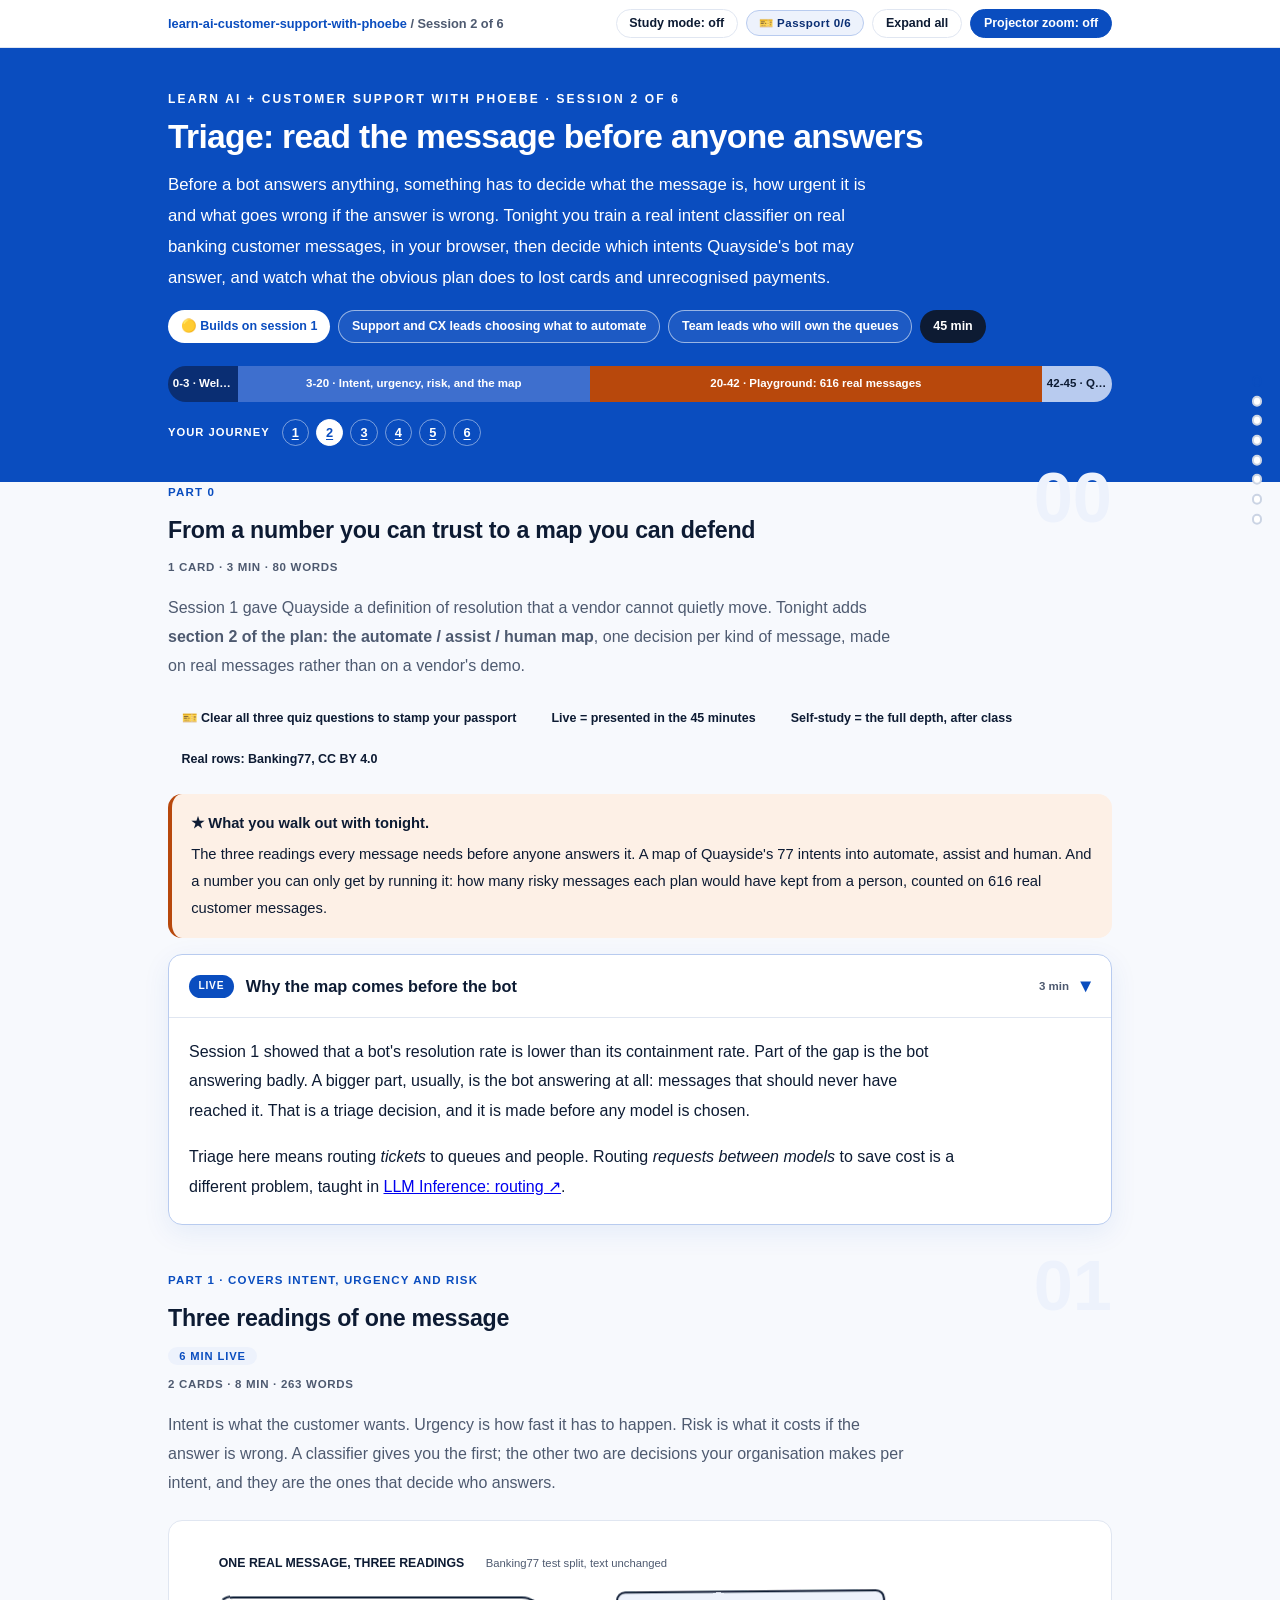
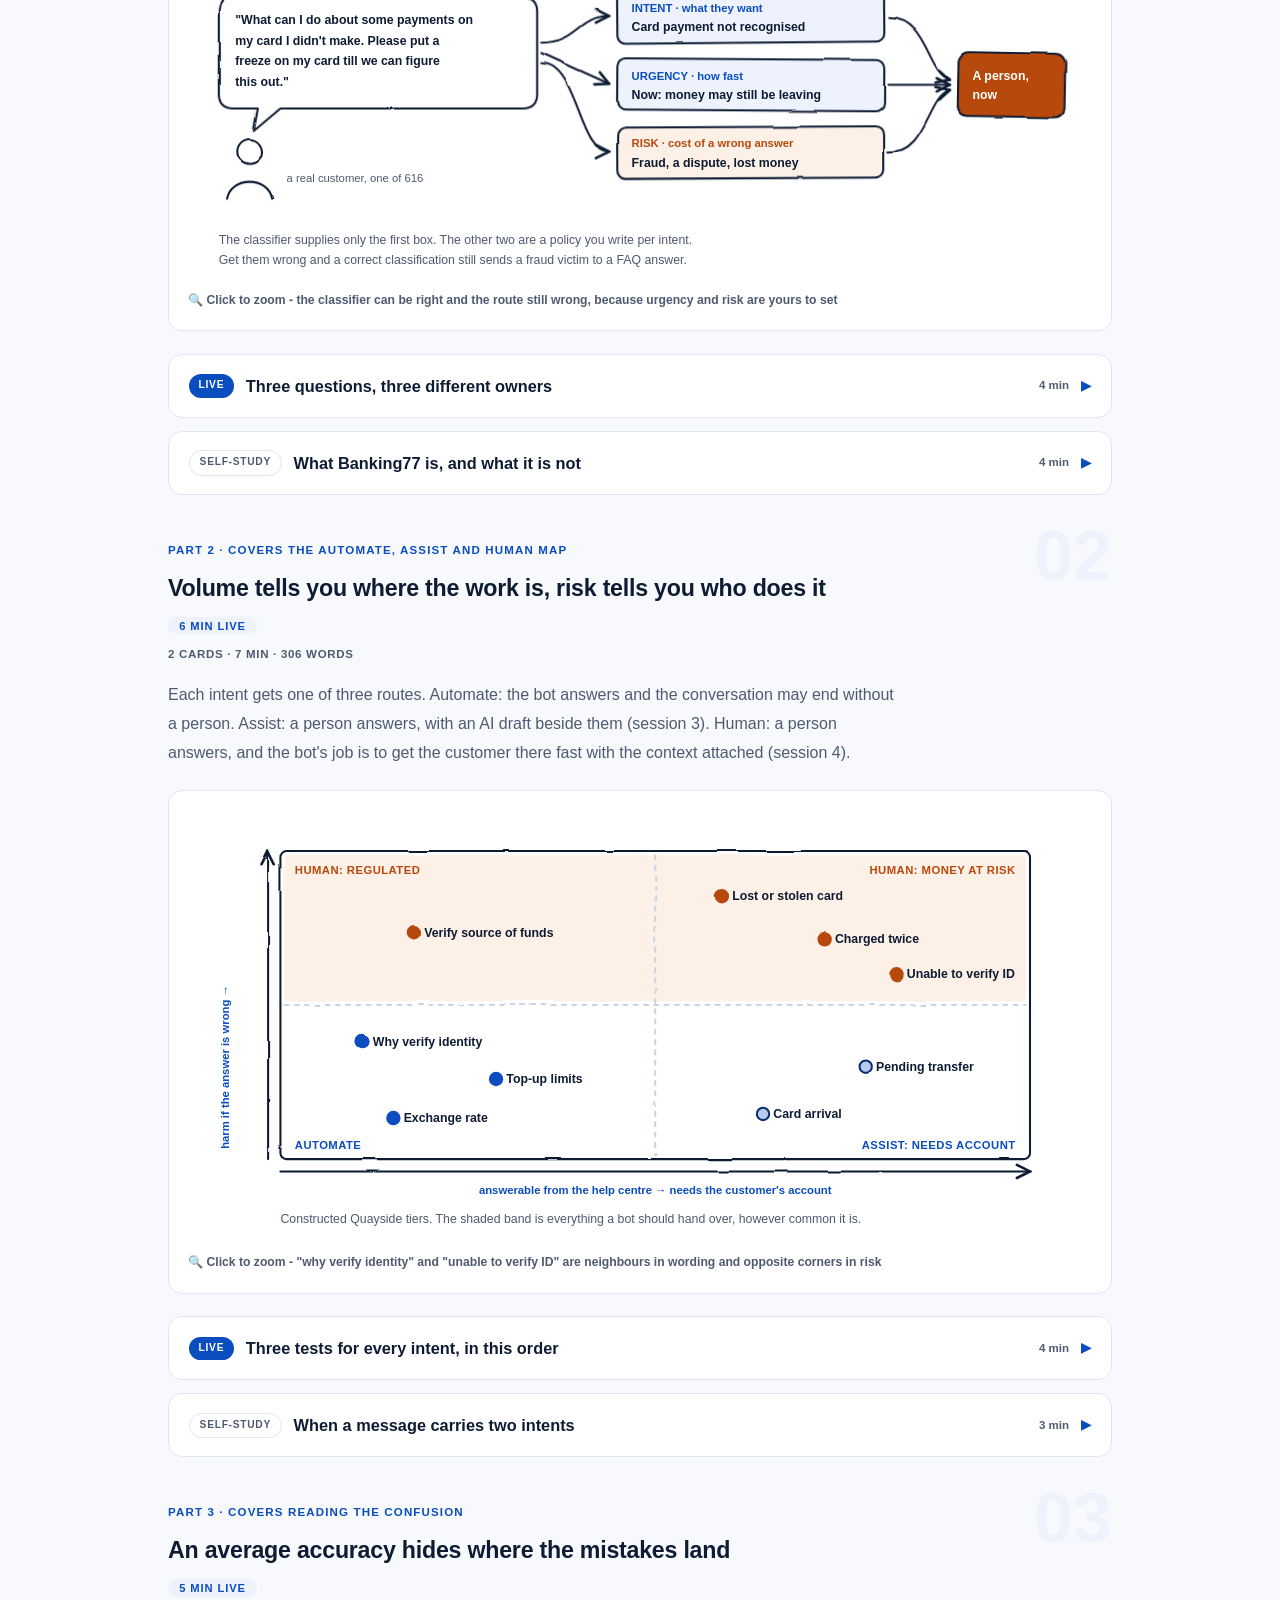
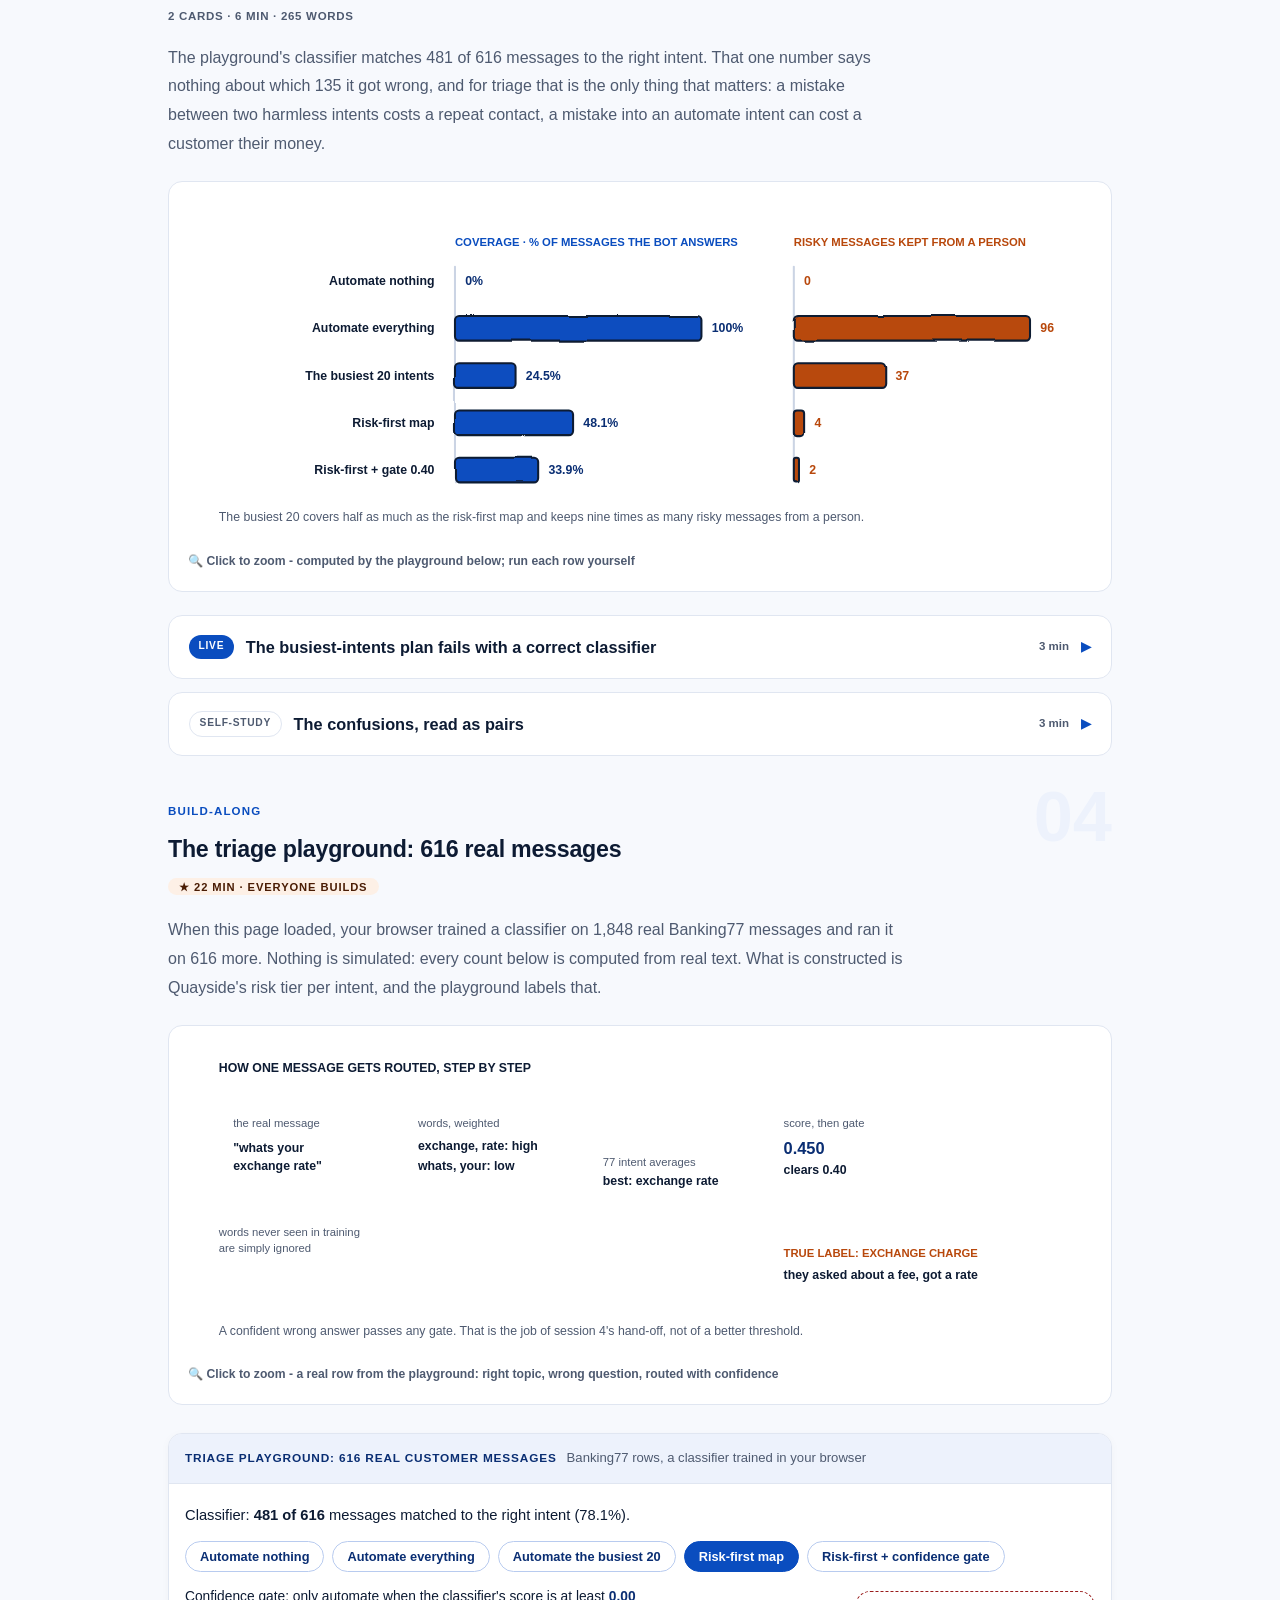
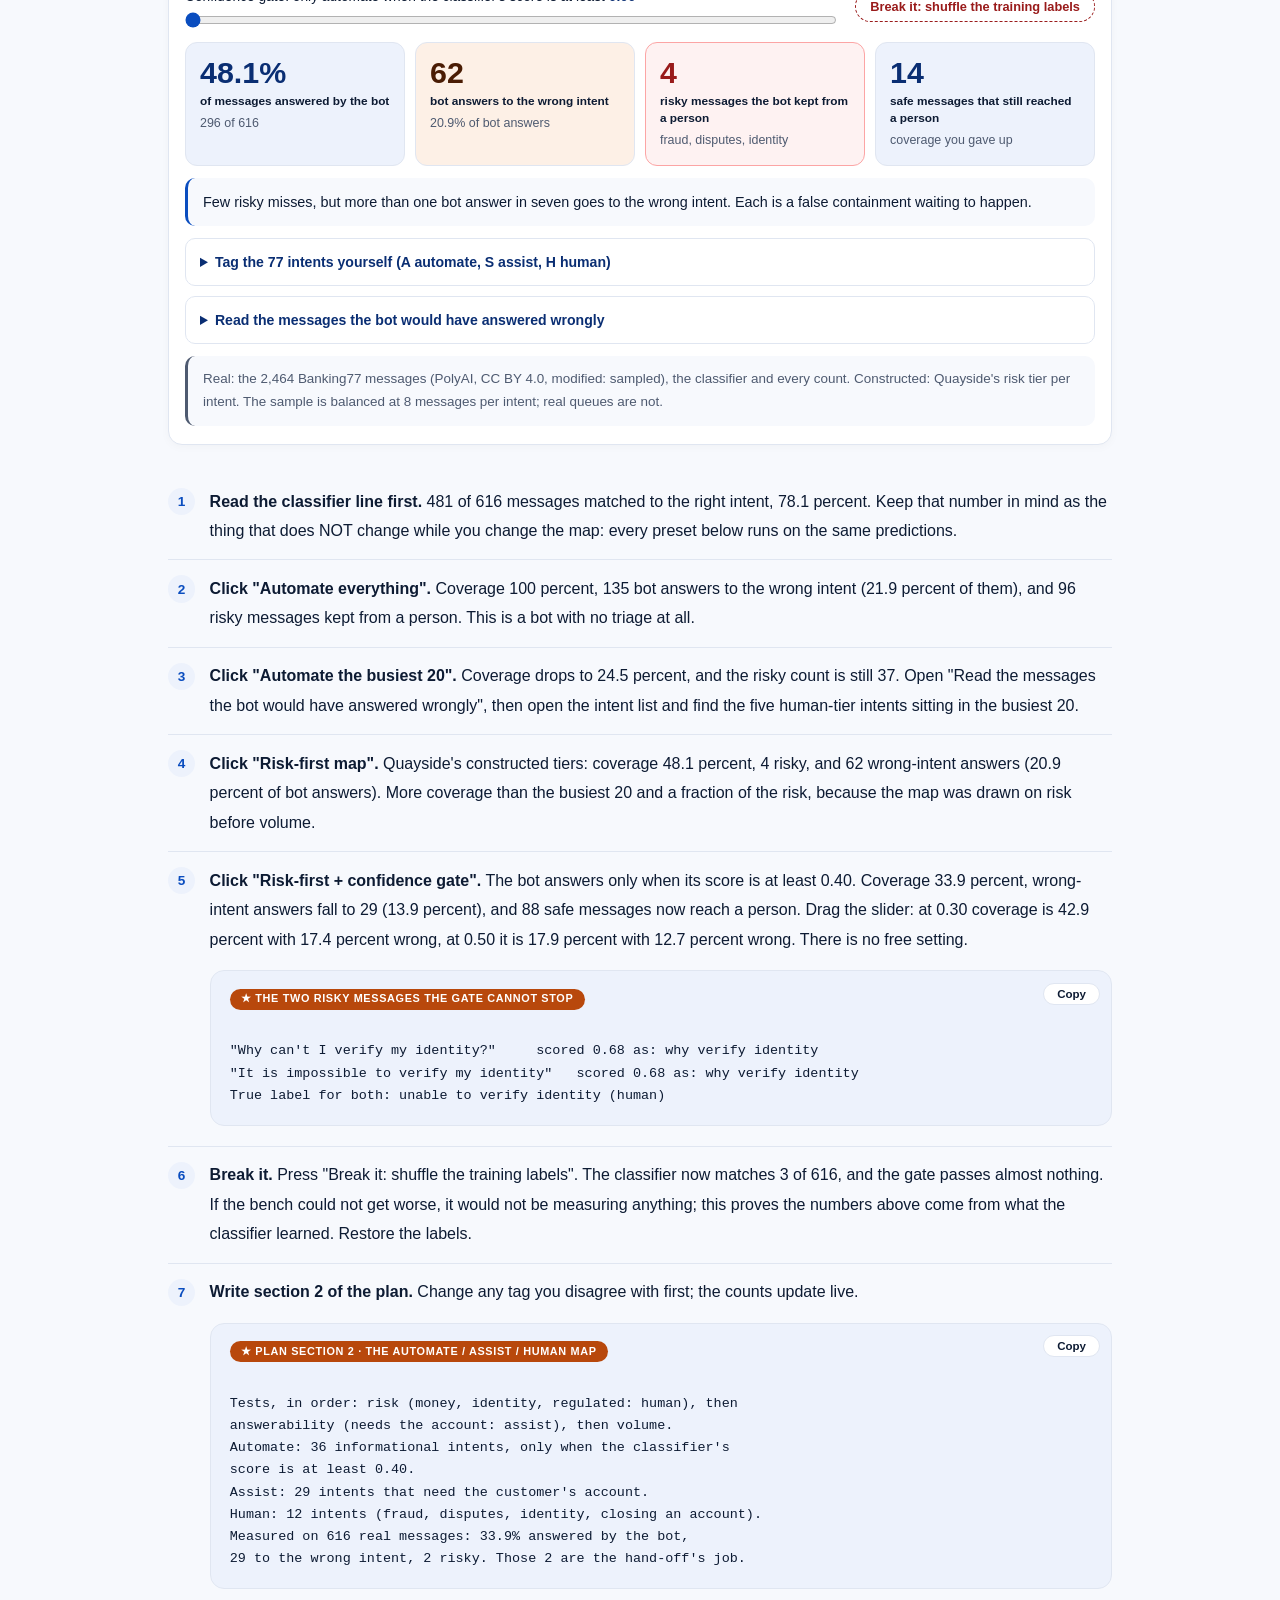
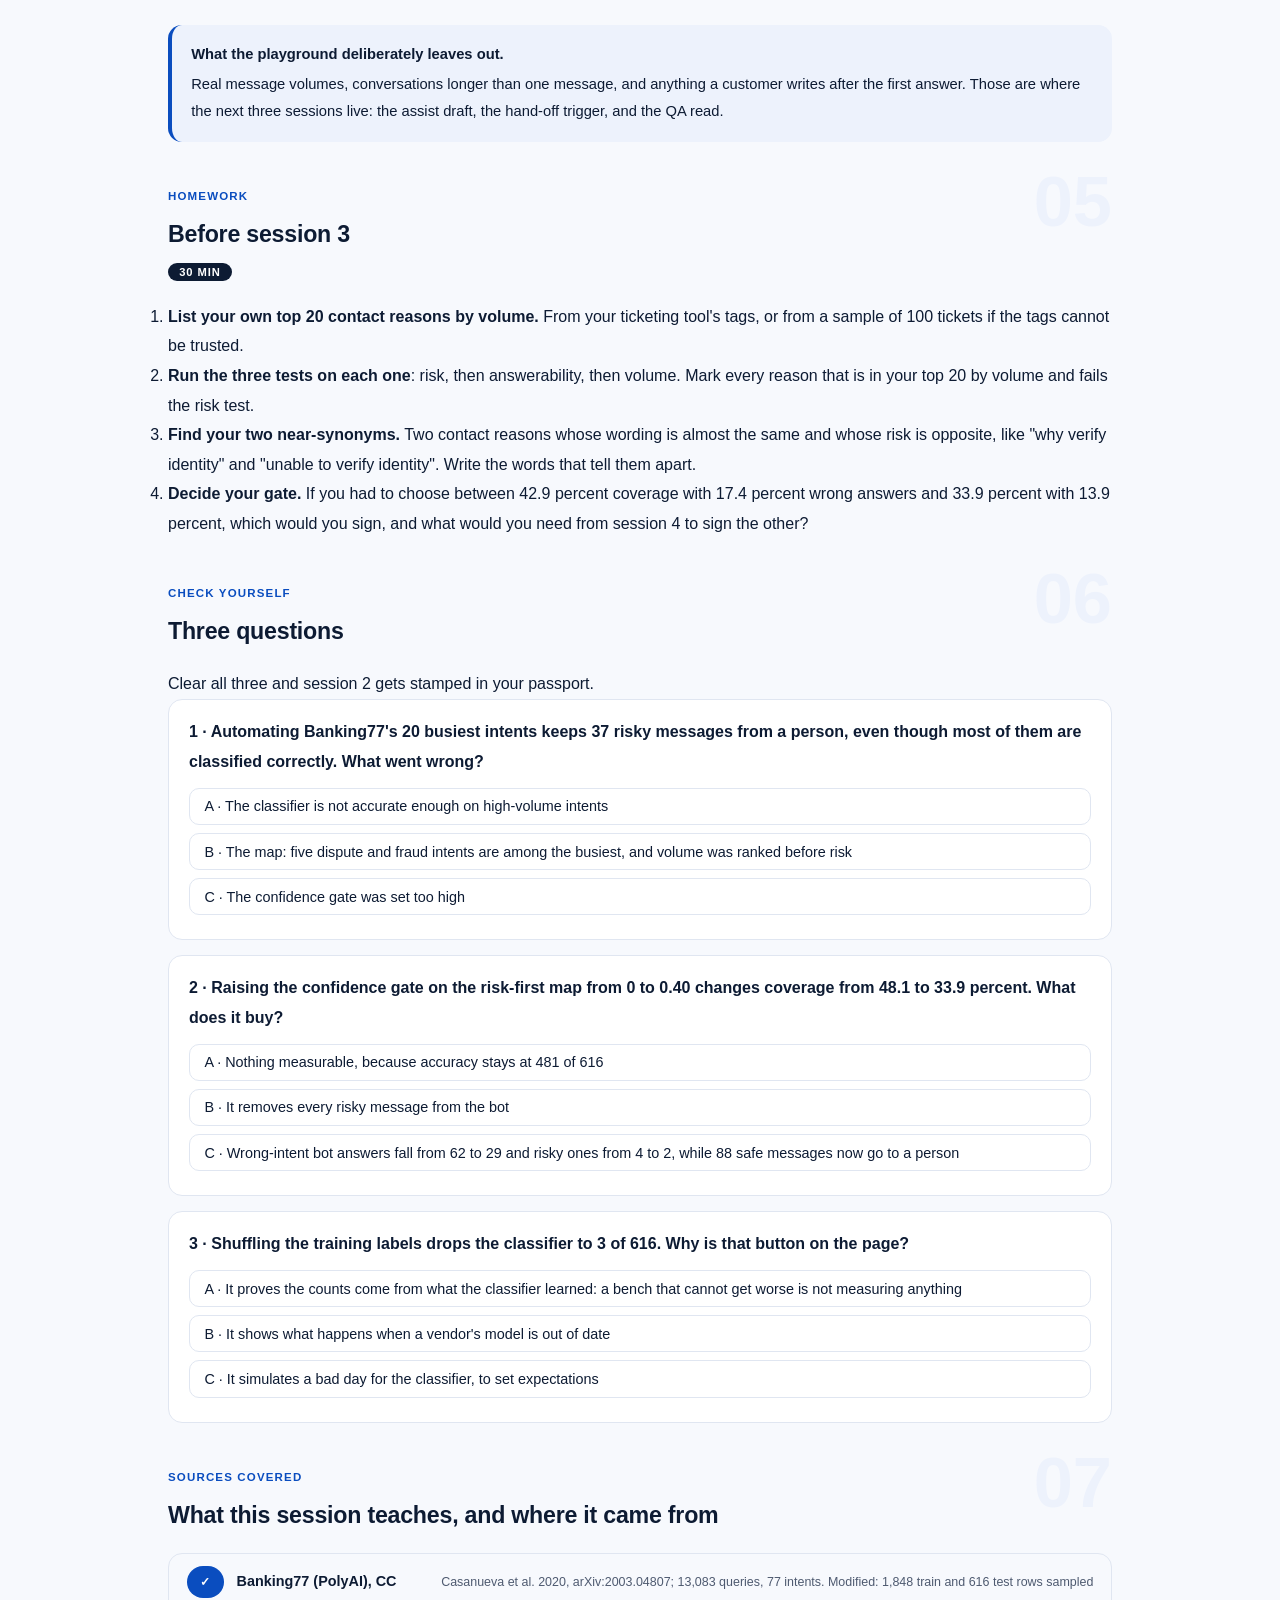
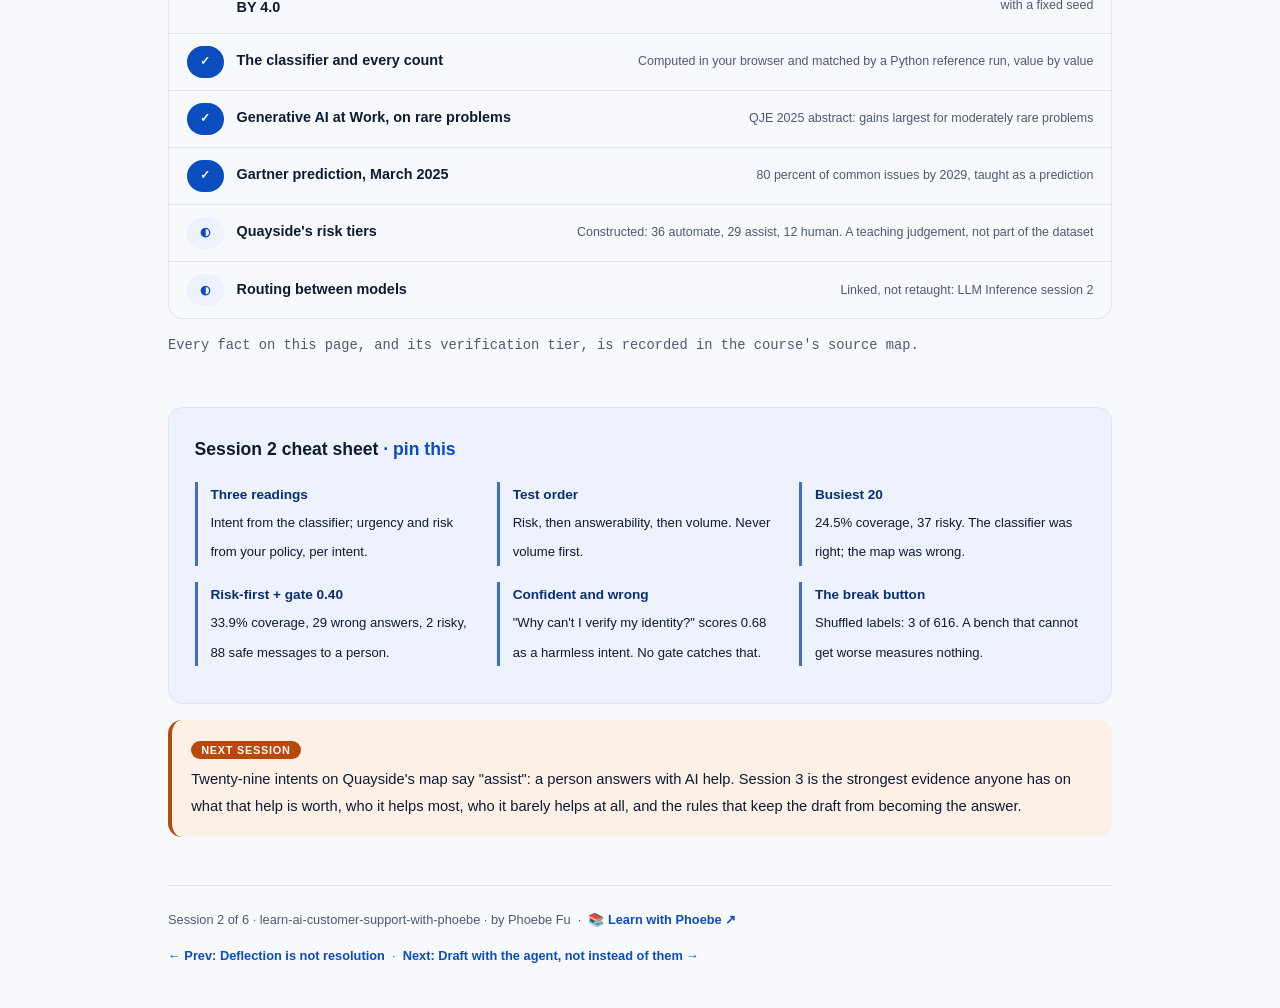
<file: courses/02-triage-before-anyone-answers.html>
<!DOCTYPE html>
<html lang="en">
<head>
<meta charset="UTF-8">
<meta name="viewport" content="width=device-width, initial-scale=1.0">
<!-- social:start -->
<meta name="description" content="Session 2 of 6. Intent, urgency and risk; the automate, assist and human map; and a real classifier trained in your browser on Banking77 customer messages, so you can watch the busiest-intents plan hand lost cards to a bot.">
<meta property="og:type" content="article">
<meta property="og:site_name" content="Learn with Phoebe">
<meta property="og:title" content="Triage: read the message before anyone answers - learn ai customer support with phoebe">
<meta property="og:description" content="Session 2 of 6. 616 real customer messages, a classifier trained in your browser, and the map that decides what the bot may touch.">
<meta property="og:url" content="https://phoebefu6.github.io/learn-ai-customer-support-with-phoebe/courses/02-triage-before-anyone-answers.html">
<meta property="og:image" content="https://phoebefu6.github.io/learn-ai-customer-support-with-phoebe/assets/og-cover.png">
<meta property="og:image:width" content="1200">
<meta property="og:image:height" content="630">
<meta name="twitter:card" content="summary_large_image">
<meta name="twitter:title" content="Triage: read the message before anyone answers - learn ai customer support with phoebe">
<meta name="twitter:description" content="Session 2 of 6. Automate the busiest 20 intents and the bot answers 37 risky messages. The classifier was right; the map was wrong.">
<meta name="twitter:image" content="https://phoebefu6.github.io/learn-ai-customer-support-with-phoebe/assets/og-cover.png">
<!-- social:end -->
<title>Session 2 · Triage: read the message before anyone answers - learn ai customer support with phoebe</title>
<link rel="stylesheet" href="../assets/style.css?v=2">
</head>
<body>

<div class="toolbar">
  <div class="wrap">
    <span class="crumb"><a href="../index.html">learn-ai-customer-support-with-phoebe</a> / Session 2 of 6</span>
    <button class="btn" id="toggle-all" type="button">Expand all</button>
    <button class="btn primary" id="zoom-toggle" type="button">Projector zoom: off</button>
  </div>
</div>

<header class="masthead">
  <div class="wrap">
    <div class="eyebrow">Learn AI + Customer Support with Phoebe · Session 2 of 6</div>
    <h1>Triage: read the message <span class="accent">before anyone answers</span></h1>
    <p class="sub">Before a bot answers anything, something has to decide what the message is, how urgent it is and what goes wrong if the answer is wrong. Tonight you train a real intent classifier on real banking customer messages, in your browser, then decide which intents Quayside's bot may answer, and watch what the obvious plan does to lost cards and unrecognised payments.</p>
    <div class="chip-row">
      <span class="chip level">🟡 Builds on session 1</span>
      <span class="chip audience">Support and CX leads choosing what to automate</span>
      <span class="chip audience">Team leads who will own the queues</span>
      <span class="chip time">45 min</span>
    </div>
    <div class="agenda">
      <span class="a1" style="flex:3">0-3 · Welcome</span>
      <span class="a2" style="flex:17">3-20 · Intent, urgency, risk, and the map</span>
      <span class="a3" style="flex:22">20-42 · Playground: 616 real messages</span>
      <span class="a4" style="flex:3">42-45 · Q&amp;A</span>
    </div>
  </div>
</header>

<main class="wrap">

  <!-- ============ INTRO ============ -->
  <section class="section" id="intro">
    <div class="section-kicker">
      <span class="klabel">Part 0</span>
      <h2>From a number you can trust to a map you can defend</h2>
    </div>
    <p class="lede">Session 1 gave Quayside a definition of resolution that a vendor cannot quietly move. Tonight adds <strong>section 2 of the plan: the automate / assist / human map</strong>, one decision per kind of message, made on real messages rather than on a vendor's demo.</p>

    <div class="legend">
      <span class="pill">🎫 Clear all three quiz questions to stamp your passport</span>
      <span class="pill">Live = presented in the 45 minutes</span>
      <span class="pill">Self-study = the full depth, after class</span>
      <span class="pill">Real rows: Banking77, CC BY 4.0</span>
    </div>

    <div class="callout win">
      <p><strong>★ What you walk out with tonight.</strong> The three readings every message needs before anyone answers it. A map of Quayside's 77 intents into automate, assist and human. And a number you can only get by running it: how many risky messages each plan would have kept from a person, counted on 616 real customer messages.</p>
    </div>

    <details class="card" open>
      <summary><span class="mode live">Live</span>Why the map comes before the bot<span class="mini">3 min</span><span class="caret">▶</span></summary>
      <div class="body">
        <p>Session 1 showed that a bot's resolution rate is lower than its containment rate. Part of the gap is the bot answering badly. A bigger part, usually, is the bot answering at all: messages that should never have reached it. That is a triage decision, and it is made before any model is chosen.</p>
        <p>Triage here means routing <em>tickets</em> to queues and people. Routing <em>requests between models</em> to save cost is a different problem, taught in <a href="https://phoebefu6.github.io/learn-llm-inference-with-phoebe/courses/02-routing.html">LLM Inference: routing ↗</a>.</p>
      </div>
    </details>
  </section>

  <!-- ============ PART 1 ============ -->
  <section class="section" id="part-1">
    <div class="section-kicker">
      <span class="klabel">Part 1 · covers intent, urgency and risk</span>
      <h2>Three readings of one message</h2>
      <span class="tag concept">6 min live</span>
    </div>
    <p class="lede">Intent is what the customer wants. Urgency is how fast it has to happen. Risk is what it costs if the answer is wrong. A classifier gives you the first; the other two are decisions your organisation makes per intent, and they are the ones that decide who answers.</p>

    <figure class="zoomable">
      <svg viewBox="0 0 880 330" xmlns="http://www.w3.org/2000/svg" role="img" aria-label="A real Banking77 message asking about card payments the customer did not make and asking for a freeze, read three ways: the intent is card payment not recognised, the urgency is now because money may still be leaving, and the risk is fraud and a dispute. The three readings route it to a person, now.">
        <defs>
          <filter id="s2aSk" x="-3%" y="-3%" width="106%" height="106%"><feTurbulence type="fractalNoise" baseFrequency="0.02" numOctaves="2" seed="31" result="n"/><feDisplacementMap in="SourceGraphic" in2="n" scale="2.4" xChannelSelector="R" yChannelSelector="G"/></filter>
          <pattern id="s2aHc" patternUnits="userSpaceOnUse" width="7" height="7" patternTransform="rotate(-38)"><line x1="0" y1="0" x2="0" y2="7" stroke="#0A4DBF" stroke-width="1" opacity=".5"/></pattern>
          <marker id="s2aAr" viewBox="0 0 10 10" refX="9" refY="5" markerWidth="8" markerHeight="8" orient="auto"><path d="M1 1 L9 5 L1 9" fill="none" stroke="#0D1B33" stroke-width="1.6" stroke-linecap="round"/></marker>
        </defs>
        <style>
          .s2aH { font: 800 12px Inter, sans-serif; fill: #0D1B33; }
          .s2aL { font: 600 12px Inter, sans-serif; fill: #0D1B33; }
          .s2aS { font: 400 11px Inter, sans-serif; fill: #4E5A70; }
          .s2aB { font: 800 11px Inter, sans-serif; fill: #B8480C; }
          .s2aA { font: 700 11px Inter, sans-serif; fill: #0A4DBF; }
          .s2aW { font: 800 12px Inter, sans-serif; fill: #FFFFFF; }
          .s2aN { font: 400 12px Inter, sans-serif; fill: #4E5A70; }
        </style>

        <text class="s2aH" x="30" y="26">ONE REAL MESSAGE, THREE READINGS</text>
        <text class="s2aS" x="290" y="26">Banking77 test split, text unchanged</text>

        <g filter="url(#s2aSk)" fill="none" stroke="#0D1B33" stroke-width="2" stroke-linecap="round" stroke-linejoin="round">
          <path d="M30 70 Q30 56 44 56 L326 56 Q340 56 340 70 L340 150 Q340 164 326 164 L90 164 L64 186 L68 164 L44 164 Q30 164 30 150 Z" fill="#FFFFFF"/>
          <path d="M344 100 C380 100 380 74 410 74" marker-end="url(#s2aAr)"/>
          <path d="M344 110 L410 140" marker-end="url(#s2aAr)"/>
          <path d="M344 120 C380 120 380 206 410 206" marker-end="url(#s2aAr)"/>
          <rect x="418" y="50" width="260" height="50" rx="8" transform="rotate(-0.5 548 75)" fill="#EDF2FC"/>
          <rect x="418" y="116" width="260" height="50" rx="8" transform="rotate(0.4 548 141)" fill="#EDF2FC"/>
          <rect x="418" y="182" width="260" height="50" rx="8" transform="rotate(-0.3 548 207)" fill="#FDF0E6"/>
          <path d="M682 75 C720 75 720 130 742 136" marker-end="url(#s2aAr)"/>
          <path d="M682 141 L742 141" marker-end="url(#s2aAr)"/>
          <path d="M682 207 C720 207 720 152 742 146" marker-end="url(#s2aAr)"/>
          <rect x="750" y="110" width="104" height="62" rx="10" transform="rotate(1 802 141)" fill="#B8480C"/>
          <circle cx="60" cy="206" r="12"/>
          <path d="M38 252 C42 230 78 230 82 252"/>
        </g>

        <text class="s2aL" x="46" y="82">"What can I do about some payments on</text>
        <text class="s2aL" x="46" y="102">my card I didn't make. Please put a</text>
        <text class="s2aL" x="46" y="122">freeze on my card till we can figure</text>
        <text class="s2aL" x="46" y="142">this out."</text>
        <text class="s2aS" x="96" y="236">a real customer, one of 616</text>

        <text class="s2aA" x="432" y="70">INTENT · what they want</text>
        <text class="s2aL" x="432" y="89">Card payment not recognised</text>
        <text class="s2aA" x="432" y="136">URGENCY · how fast</text>
        <text class="s2aL" x="432" y="155">Now: money may still be leaving</text>
        <text class="s2aB" x="432" y="202">RISK · cost of a wrong answer</text>
        <text class="s2aL" x="432" y="221">Fraud, a dispute, lost money</text>
        <text class="s2aW" x="764" y="136">A person,</text>
        <text class="s2aW" x="764" y="155">now</text>

        <text class="s2aN" x="30" y="296">The classifier supplies only the first box. The other two are a policy you write per intent.</text>
        <text class="s2aN" x="30" y="316">Get them wrong and a correct classification still sends a fraud victim to a FAQ answer.</text>
      </svg>
      <figcaption>🔍 Click to zoom - the classifier can be right and the route still wrong, because urgency and risk are yours to set</figcaption>
    </figure>

    <details class="card">
      <summary><span class="mode live">Live</span>Three questions, three different owners<span class="mini">4 min</span><span class="caret">▶</span></summary>
      <div class="body">
        <table class="clean">
          <tr><th>Reading</th><th>Who decides it</th><th>How it fails</th></tr>
          <tr><td><strong>Intent</strong></td><td>A classifier, or the bot's own understanding</td><td>Wrong label: the customer gets an answer to a different question</td></tr>
          <tr><td><strong>Urgency</strong></td><td>Your policy, per intent, sometimes raised by words in the message ("freeze", "now", "stolen")</td><td>A blocked card waits in the same queue as a question about exchange rates</td></tr>
          <tr><td><strong>Risk</strong></td><td>Your policy, per intent: money, identity, regulated topics, vulnerability</td><td>A correct label, a confident bot, and a fraud victim reading a help article</td></tr>
        </table>
        <div class="callout example">
          <span class="ex-pill">Real world</span>
          <p>Another real message from the same test set: "Why can't I verify my identity?" The playground's classifier scores it 0.68 against <em>why verify identity</em>, a harmless explainer intent, when its true label is <em>unable to verify identity</em>, a customer locked out of their own money. The words are almost the same. The risk is not. You will meet this message again in the build-along.</p>
        </div>
      </div>
    </details>

    <details class="card">
      <summary><span class="mode self">Self-study</span>What Banking77 is, and what it is not<span class="mini">4 min</span><span class="caret">▶</span></summary>
      <div class="body">
        <p>Banking77 was released by PolyAI with the paper "Efficient Intent Detection with Dual Sentence Encoders" (Casanueva, Temcinas, Gerz, Henderson and Vulic, 2020). Its dataset card describes "13,083 customer service queries labeled with 77 intents"; the repository splits them into 10,003 training and 3,080 test examples. It is licensed CC BY 4.0.</p>
        <p>The playground uses 24 training messages and 8 test messages per intent, drawn with a fixed seed, so 1,848 to learn from and 616 to triage. The text is unchanged. Three honest limits: every message is a single short query, not a conversation; the test set is balanced at the same count per intent, which real queues never are; and the risk tier of each intent is Quayside's constructed judgement, not part of the data.</p>
      </div>
    </details>
  </section>

  <!-- ============ PART 2 ============ -->
  <section class="section" id="part-2">
    <div class="section-kicker">
      <span class="klabel">Part 2 · covers the automate, assist and human map</span>
      <h2>Volume tells you where the work is, risk tells you who does it</h2>
      <span class="tag concept">6 min live</span>
    </div>
    <p class="lede">Each intent gets one of three routes. Automate: the bot answers and the conversation may end without a person. Assist: a person answers, with an AI draft beside them (session 3). Human: a person answers, and the bot's job is to get the customer there fast with the context attached (session 4).</p>

    <figure class="zoomable">
      <svg viewBox="0 0 880 420" xmlns="http://www.w3.org/2000/svg" role="img" aria-label="A quadrant of Quayside intents. Horizontal axis: answerable from the help centre on the left, needs the customer's account on the right. Vertical axis: harm if the answer is wrong, low at the bottom. Exchange rate, top-up limits and why verify identity sit in the automate corner. Card arrival and pending transfer sit in the assist corner. Lost or stolen card, charged twice and unable to verify identity sit in the human corner, with verify source of funds in the regulated corner.">
        <defs>
          <filter id="s2bSk" x="-3%" y="-3%" width="106%" height="106%"><feTurbulence type="fractalNoise" baseFrequency="0.02" numOctaves="2" seed="37" result="n"/><feDisplacementMap in="SourceGraphic" in2="n" scale="2.4" xChannelSelector="R" yChannelSelector="G"/></filter>
          <marker id="s2bAr" viewBox="0 0 10 10" refX="9" refY="5" markerWidth="8" markerHeight="8" orient="auto"><path d="M1 1 L9 5 L1 9" fill="none" stroke="#0D1B33" stroke-width="1.6" stroke-linecap="round"/></marker>
        </defs>
        <style>
          .s2bL { font: 600 12px Inter, sans-serif; fill: #0D1B33; }
          .s2bC { font: 800 11px Inter, sans-serif; fill: #0A4DBF; letter-spacing: .04em; }
          .s2bB { font: 800 11px Inter, sans-serif; fill: #B8480C; letter-spacing: .04em; }
          .s2bA { font: 700 11px Inter, sans-serif; fill: #0A4DBF; }
          .s2bN { font: 400 12px Inter, sans-serif; fill: #4E5A70; }
        </style>

        <g filter="url(#s2bSk)" fill="none" stroke="#0D1B33" stroke-width="2" stroke-linecap="round" stroke-linejoin="round">
          <rect x="90" y="40" width="730" height="300" rx="6" fill="#FFFFFF"/>
          <rect x="94" y="44" width="722" height="142" rx="4" fill="#FDF0E6" stroke="none"/>
          <path d="M455 44 L455 336" stroke="#CBD4E4" stroke-dasharray="4 6"/>
          <path d="M94 190 L816 190" stroke="#CBD4E4" stroke-dasharray="4 6"/>
          <path d="M90 352 L820 352" marker-end="url(#s2bAr)"/>
          <path d="M78 340 L78 40" marker-end="url(#s2bAr)"/>
          <circle cx="200" cy="300" r="6" fill="#0A4DBF" stroke="#0A4DBF"/>
          <circle cx="300" cy="262" r="6" fill="#0A4DBF" stroke="#0A4DBF"/>
          <circle cx="170" cy="226" r="6" fill="#0A4DBF" stroke="#0A4DBF"/>
          <circle cx="560" cy="296" r="6" fill="#B8CBEF" stroke="#0A2E73"/>
          <circle cx="660" cy="250" r="6" fill="#B8CBEF" stroke="#0A2E73"/>
          <circle cx="520" cy="84" r="6" fill="#B8480C" stroke="#B8480C"/>
          <circle cx="620" cy="126" r="6" fill="#B8480C" stroke="#B8480C"/>
          <circle cx="690" cy="160" r="6" fill="#B8480C" stroke="#B8480C"/>
          <circle cx="220" cy="120" r="6" fill="#B8480C" stroke="#B8480C"/>
        </g>

        <text class="s2bB" x="104" y="62">HUMAN: REGULATED</text>
        <text class="s2bB" x="806" y="62" text-anchor="end">HUMAN: MONEY AT RISK</text>
        <text class="s2bC" x="104" y="330">AUTOMATE</text>
        <text class="s2bC" x="806" y="330" text-anchor="end">ASSIST: NEEDS ACCOUNT</text>

        <text class="s2bL" x="210" y="304">Exchange rate</text>
        <text class="s2bL" x="310" y="266">Top-up limits</text>
        <text class="s2bL" x="180" y="230">Why verify identity</text>
        <text class="s2bL" x="570" y="300">Card arrival</text>
        <text class="s2bL" x="670" y="254">Pending transfer</text>
        <text class="s2bL" x="530" y="88">Lost or stolen card</text>
        <text class="s2bL" x="630" y="130">Charged twice</text>
        <text class="s2bL" x="700" y="164">Unable to verify ID</text>
        <text class="s2bL" x="230" y="124">Verify source of funds</text>

        <text class="s2bA" x="455" y="374" text-anchor="middle">answerable from the help centre  →  needs the customer's account</text>
        <text class="s2bA" x="40" y="330" transform="rotate(-90 40 330)">harm if the answer is wrong  →</text>
        <text class="s2bN" x="90" y="402">Constructed Quayside tiers. The shaded band is everything a bot should hand over, however common it is.</text>
      </svg>
      <figcaption>🔍 Click to zoom - "why verify identity" and "unable to verify ID" are neighbours in wording and opposite corners in risk</figcaption>
    </figure>

    <details class="card">
      <summary><span class="mode live">Live</span>Three tests for every intent, in this order<span class="mini">4 min</span><span class="caret">▶</span></summary>
      <div class="body">
        <ol>
          <li><strong>Risk first.</strong> If a wrong answer can lose the customer money, expose their identity, or touch a regulated process (disputes, complaints, closing an account, source of funds), the route is human. Volume does not change this.</li>
          <li><strong>Answerability second.</strong> If answering needs the customer's own account (where is <em>my</em> card, why is <em>my</em> transfer pending), the bot cannot answer from the help centre. The route is assist, unless the bot is genuinely connected to that data and you have tested it.</li>
          <li><strong>Volume last.</strong> Among what survives the first two tests, automate the busiest first, because that is where the savings are.</li>
        </ol>
        <p>Applied to Quayside's 77 intents this gives 36 automate, 29 assist and 12 human. In the balanced test sample, 46.8 percent of messages belong to an automate intent. That is the ceiling on safe coverage before the classifier makes a single mistake.</p>
        <div class="callout example">
          <span class="ex-pill">Real world</span>
          <p>Brynjolfsson, Li and Raymond's study of AI assistance for 5,000-plus support agents reports that "the gains from AI adoption are largest for moderately rare problems, where human agents have less baseline experience but the system still has adequate training data" (QJE 2025 abstract). Rare intents are poor automation candidates and good assist candidates: the person still answers, with help. Session 3 builds on it.</p>
        </div>
      </div>
    </details>

    <details class="card">
      <summary><span class="mode self">Self-study</span>When a message carries two intents<span class="mini">3 min</span><span class="caret">▶</span></summary>
      <div class="body">
        <p>Real messages often do. "Transactions on my card look really weird. I've been charged twice for a couple things this week! Please check this and return the double charged ones." (a Banking77 test message) is labelled <em>transaction charged twice</em>, but "look really weird" is the start of a fraud report. A single-label classifier returns one intent. The safe rule is that the riskiest plausible reading sets the route: if any reading is human, the message goes to a person.</p>
        <p>The playground cannot show this, because every Banking77 message carries exactly one label. Say so when you present it.</p>
      </div>
    </details>
  </section>

  <!-- ============ PART 3 ============ -->
  <section class="section" id="part-3">
    <div class="section-kicker">
      <span class="klabel">Part 3 · covers reading the confusion</span>
      <h2>An average accuracy hides where the mistakes land</h2>
      <span class="tag concept">5 min live</span>
    </div>
    <p class="lede">The playground's classifier matches 481 of 616 messages to the right intent. That one number says nothing about which 135 it got wrong, and for triage that is the only thing that matters: a mistake between two harmless intents costs a repeat contact, a mistake into an automate intent can cost a customer their money.</p>

    <figure class="zoomable">
      <svg viewBox="0 0 880 330" xmlns="http://www.w3.org/2000/svg" role="img" aria-label="Five triage maps on 616 real messages. Automate nothing: 0 percent coverage, 0 risky messages. Automate everything: 100 percent, 96 risky. Automate the busiest 20 intents: 24.5 percent, 37 risky. Risk-first map: 48.1 percent, 4 risky. Risk-first with a 0.40 confidence gate: 33.9 percent, 2 risky.">
        <defs>
          <filter id="s2cSk" x="-3%" y="-3%" width="106%" height="106%"><feTurbulence type="fractalNoise" baseFrequency="0.02" numOctaves="2" seed="41" result="n"/><feDisplacementMap in="SourceGraphic" in2="n" scale="2.4" xChannelSelector="R" yChannelSelector="G"/></filter>
        </defs>
        <style>
          .s2cL { font: 600 12px Inter, sans-serif; fill: #0D1B33; }
          .s2cA { font: 700 11px Inter, sans-serif; fill: #0A4DBF; }
          .s2cB { font: 800 11px Inter, sans-serif; fill: #B8480C; }
          .s2cV { font: 800 12px Inter, sans-serif; fill: #0A2E73; }
          .s2cR { font: 800 12px Inter, sans-serif; fill: #B8480C; }
          .s2cN { font: 400 12px Inter, sans-serif; fill: #4E5A70; }
        </style>

        <text class="s2cA" x="260" y="44">COVERAGE · % OF MESSAGES THE BOT ANSWERS</text>
        <text class="s2cB" x="590" y="44">RISKY MESSAGES KEPT FROM A PERSON</text>

        <g filter="url(#s2cSk)" fill="none" stroke="#0D1B33" stroke-width="2" stroke-linecap="round" stroke-linejoin="round">
          <path d="M260 64 L260 274" stroke="#CBD4E4"/>
          <path d="M590 64 L590 274" stroke="#CBD4E4"/>
          <rect x="260" y="112" width="240" height="24" rx="4" fill="#0A4DBF"/>
          <rect x="260" y="158" width="59" height="24" rx="4" fill="#0A4DBF"/>
          <rect x="260" y="204" width="115" height="24" rx="4" fill="#0A4DBF"/>
          <rect x="260" y="250" width="81" height="24" rx="4" fill="#0A4DBF"/>
          <rect x="590" y="112" width="230" height="24" rx="4" fill="#B8480C"/>
          <rect x="590" y="158" width="89" height="24" rx="4" fill="#B8480C"/>
          <rect x="590" y="204" width="10" height="24" rx="3" fill="#B8480C"/>
          <rect x="590" y="250" width="5" height="24" rx="2" fill="#B8480C"/>
        </g>

        <text class="s2cL" x="240" y="82" text-anchor="end">Automate nothing</text>
        <text class="s2cV" x="270" y="82">0%</text>
        <text class="s2cR" x="600" y="82">0</text>
        <text class="s2cL" x="240" y="128" text-anchor="end">Automate everything</text>
        <text class="s2cV" x="510" y="128">100%</text>
        <text class="s2cR" x="830" y="128">96</text>
        <text class="s2cL" x="240" y="174" text-anchor="end">The busiest 20 intents</text>
        <text class="s2cV" x="329" y="174">24.5%</text>
        <text class="s2cR" x="689" y="174">37</text>
        <text class="s2cL" x="240" y="220" text-anchor="end">Risk-first map</text>
        <text class="s2cV" x="385" y="220">48.1%</text>
        <text class="s2cR" x="610" y="220">4</text>
        <text class="s2cL" x="240" y="266" text-anchor="end">Risk-first + gate 0.40</text>
        <text class="s2cV" x="351" y="266">33.9%</text>
        <text class="s2cR" x="605" y="266">2</text>

        <text class="s2cN" x="30" y="312">The busiest 20 covers half as much as the risk-first map and keeps nine times as many risky messages from a person.</text>
      </svg>
      <figcaption>🔍 Click to zoom - computed by the playground below; run each row yourself</figcaption>
    </figure>

    <details class="card">
      <summary><span class="mode live">Live</span>The busiest-intents plan fails with a correct classifier<span class="mini">3 min</span><span class="caret">▶</span></summary>
      <div class="body">
        <p>Rank Banking77's intents by how many training examples each has (a stand-in for volume) and the top 20 include five that Quayside routes to a person: card payment not recognised, cash withdrawal not recognised, direct debit payment not recognised, transaction charged twice, and wrong amount of cash received. Disputes are among the most common things bank customers write about.</p>
        <p>Automate those 20 and the bot answers 37 risky messages. Read them in the playground: most are classified <strong>correctly</strong>. "There is a card payment I do not recognise." is matched to <em>card payment not recognised</em> with a score of 0.645. The classifier did its job. The map sent a fraud report to a help article.</p>
        <div class="callout example">
          <span class="ex-pill">Real world</span>
          <p>Gartner predicted in March 2025 that "By 2029, agentic AI will autonomously resolve 80% of common customer service issues without human intervention". It is a prediction, not a finding, and the word doing the work is "common". In a bank's inbox, common and safe are different lists.</p>
        </div>
      </div>
    </details>

    <details class="card">
      <summary><span class="mode self">Self-study</span>The confusions, read as pairs<span class="mini">3 min</span><span class="caret">▶</span></summary>
      <div class="body">
        <p>The most frequent confusions in the 616 are near-synonyms: <em>top up reverted</em> read as <em>top up failed</em> (3 times), <em>declined cash withdrawal</em> read as <em>declined transfer</em> or <em>pending cash withdrawal</em> (2 each), <em>get disposable virtual card</em> read as <em>getting virtual card</em> (2). Per queue, Fraud and loss is matched right 48 of 56 times and Transfers 61 of 88.</p>
        <p>Pairs like these are why the map should be drawn on groups of intents that share a route, not on single intents. A confusion inside one route costs a slightly wrong answer. A confusion that crosses from human into automate costs the customer.</p>
      </div>
    </details>
  </section>

  <!-- ============ DEMO ============ -->
  <section class="section" id="demo-1">
    <div class="section-kicker">
      <span class="klabel">Build-along</span>
      <h2>The triage playground: 616 real messages</h2>
      <span class="tag demo">★ 22 min · everyone builds</span>
    </div>
    <p class="lede">When this page loaded, your browser trained a classifier on 1,848 real Banking77 messages and ran it on 616 more. Nothing is simulated: every count below is computed from real text. What is constructed is Quayside's risk tier per intent, and the playground labels that.</p>

    <figure class="zoomable">
      <svg viewBox="0 0 880 300" xmlns="http://www.w3.org/2000/svg" role="img" aria-label="How the playground routes one message. The real message whats your exchange rate is split into words, each word weighted by how rare it is, compared with the average of 24 training messages for each of 77 intents, and matched to exchange rate with a score of 0.450. That clears a 0.40 gate and exchange rate is an automate intent, so the bot answers, but the true label was exchange charge.">
        <defs>
          <filter id="s2dSk" x="-3%" y="-3%" width="106%" height="106%"><feTurbulence type="fractalNoise" baseFrequency="0.02" numOctaves="2" seed="43" result="n"/><feDisplacementMap in="SourceGraphic" in2="n" scale="2.4" xChannelSelector="R" yChannelSelector="G"/></filter>
          <pattern id="s2dHc" patternUnits="userSpaceOnUse" width="7" height="7" patternTransform="rotate(-38)"><line x1="0" y1="0" x2="0" y2="7" stroke="#0A4DBF" stroke-width="1" opacity=".5"/></pattern>
          <marker id="s2dAr" viewBox="0 0 10 10" refX="9" refY="5" markerWidth="8" markerHeight="8" orient="auto"><path d="M1 1 L9 5 L1 9" fill="none" stroke="#0D1B33" stroke-width="1.6" stroke-linecap="round"/></marker>
        </defs>
        <style>
          .s2dH { font: 800 12px Inter, sans-serif; fill: #0D1B33; }
          .s2dL { font: 600 12px Inter, sans-serif; fill: #0D1B33; }
          .s2dS { font: 400 11px Inter, sans-serif; fill: #4E5A70; }
          .s2dB { font: 800 11px Inter, sans-serif; fill: #B8480C; }
          .s2dV { font: 800 16px Inter, sans-serif; fill: #0A2E73; }
          .s2dW { font: 800 12px Inter, sans-serif; fill: #FFFFFF; }
          .s2dN { font: 400 12px Inter, sans-serif; fill: #4E5A70; }
        </style>

        <text class="s2dH" x="30" y="26">HOW ONE MESSAGE GETS ROUTED, STEP BY STEP</text>

        <g filter="url(#s2dSk)" fill="none" stroke="#0D1B33" stroke-width="2" stroke-linecap="round" stroke-linejoin="round">
          <rect x="30" y="60" width="150" height="80" rx="10" transform="rotate(-1 105 100)" fill="#FFFFFF"/>
          <rect x="210" y="60" width="150" height="80" rx="8" transform="rotate(0.6 285 100)" fill="#EDF2FC"/>
          <rect x="390" y="52" width="140" height="30" rx="4" transform="rotate(-1 460 67)" fill="url(#s2dHc)"/>
          <rect x="390" y="96" width="140" height="50" rx="6" transform="rotate(-0.5 460 121)" fill="#FFFFFF"/>
          <rect x="566" y="60" width="130" height="80" rx="8" transform="rotate(0.5 631 100)" fill="#EDF2FC"/>
          <rect x="728" y="60" width="126" height="80" rx="10" transform="rotate(-0.8 791 100)" fill="#0A4DBF"/>
          <path d="M182 100 L204 100" marker-end="url(#s2dAr)"/>
          <path d="M362 100 L384 108" marker-end="url(#s2dAr)"/>
          <path d="M532 116 L560 104" marker-end="url(#s2dAr)"/>
          <path d="M698 100 L722 100" marker-end="url(#s2dAr)"/>
          <rect x="566" y="184" width="288" height="60" rx="8" transform="rotate(0.3 710 214)" fill="#FDF0E6"/>
          <path d="M791 142 L791 178" marker-end="url(#s2dAr)"/>
        </g>

        <text class="s2dS" x="44" y="80">the real message</text>
        <text class="s2dL" x="44" y="104">"whats your</text>
        <text class="s2dL" x="44" y="122">exchange rate"</text>
        <text class="s2dS" x="224" y="80">words, weighted</text>
        <text class="s2dL" x="224" y="102">exchange, rate: high</text>
        <text class="s2dL" x="224" y="122">whats, your: low</text>
        <text class="s2dS" x="404" y="118">77 intent averages</text>
        <text class="s2dL" x="404" y="136">best: exchange rate</text>
        <text class="s2dS" x="580" y="80">score, then gate</text>
        <text class="s2dV" x="580" y="106">0.450</text>
        <text class="s2dL" x="580" y="126">clears 0.40</text>
        <text class="s2dW" x="742" y="94">Tag: automate</text>
        <text class="s2dW" x="742" y="114">bot answers</text>
        <text class="s2dB" x="580" y="206">TRUE LABEL: EXCHANGE CHARGE</text>
        <text class="s2dL" x="580" y="228">they asked about a fee, got a rate</text>
        <text class="s2dS" x="30" y="186">words never seen in training</text>
        <text class="s2dS" x="30" y="202">are simply ignored</text>

        <text class="s2dN" x="30" y="282">A confident wrong answer passes any gate. That is the job of session 4's hand-off, not of a better threshold.</text>
      </svg>
      <figcaption>🔍 Click to zoom - a real row from the playground: right topic, wrong question, routed with confidence</figcaption>
    </figure>

    <div id="acs-triage"></div>

    <div class="steps">
      <div class="step"><p><strong>Read the classifier line first.</strong> 481 of 616 messages matched to the right intent, 78.1 percent. Keep that number in mind as the thing that does NOT change while you change the map: every preset below runs on the same predictions.</p></div>
      <div class="step"><p><strong>Click "Automate everything".</strong> Coverage 100 percent, 135 bot answers to the wrong intent (21.9 percent of them), and 96 risky messages kept from a person. This is a bot with no triage at all.</p></div>
      <div class="step"><p><strong>Click "Automate the busiest 20".</strong> Coverage drops to 24.5 percent, and the risky count is still 37. Open "Read the messages the bot would have answered wrongly", then open the intent list and find the five human-tier intents sitting in the busiest 20.</p></div>
      <div class="step"><p><strong>Click "Risk-first map".</strong> Quayside's constructed tiers: coverage 48.1 percent, 4 risky, and 62 wrong-intent answers (20.9 percent of bot answers). More coverage than the busiest 20 and a fraction of the risk, because the map was drawn on risk before volume.</p></div>
      <div class="step"><p><strong>Click "Risk-first + confidence gate".</strong> The bot answers only when its score is at least 0.40. Coverage 33.9 percent, wrong-intent answers fall to 29 (13.9 percent), and 88 safe messages now reach a person. Drag the slider: at 0.30 coverage is 42.9 percent with 17.4 percent wrong, at 0.50 it is 17.9 percent with 12.7 percent wrong. There is no free setting.</p>
        <div class="prompt-box good"><span class="label">★ The two risky messages the gate cannot stop</span>
"Why can't I verify my identity?"     scored 0.68 as: why verify identity
"It is impossible to verify my identity"   scored 0.68 as: why verify identity
True label for both: unable to verify identity (human)</div></div>
      <div class="step"><p><strong>Break it.</strong> Press "Break it: shuffle the training labels". The classifier now matches 3 of 616, and the gate passes almost nothing. If the bench could not get worse, it would not be measuring anything; this proves the numbers above come from what the classifier learned. Restore the labels.</p></div>
      <div class="step"><p><strong>Write section 2 of the plan.</strong> Change any tag you disagree with first; the counts update live.</p>
        <div class="prompt-box good"><span class="label">★ Plan section 2 · the automate / assist / human map</span>
Tests, in order: risk (money, identity, regulated: human), then
answerability (needs the account: assist), then volume.
Automate: 36 informational intents, only when the classifier's
score is at least 0.40.
Assist: 29 intents that need the customer's account.
Human: 12 intents (fraud, disputes, identity, closing an account).
Measured on 616 real messages: 33.9% answered by the bot,
29 to the wrong intent, 2 risky. Those 2 are the hand-off's job.</div></div>
    </div>

    <div class="callout tip">
      <p><strong>What the playground deliberately leaves out.</strong> Real message volumes, conversations longer than one message, and anything a customer writes after the first answer. Those are where the next three sessions live: the assist draft, the hand-off trigger, and the QA read.</p>
    </div>
  </section>

  <!-- ============ HOMEWORK ============ -->
  <section class="section" id="exercise">
    <div class="section-kicker">
      <span class="klabel">Homework</span>
      <h2>Before session 3</h2>
      <span class="tag exercise">30 min</span>
    </div>
    <ol>
      <li><strong>List your own top 20 contact reasons by volume.</strong> From your ticketing tool's tags, or from a sample of 100 tickets if the tags cannot be trusted.</li>
      <li><strong>Run the three tests on each one</strong>: risk, then answerability, then volume. Mark every reason that is in your top 20 by volume and fails the risk test.</li>
      <li><strong>Find your two near-synonyms.</strong> Two contact reasons whose wording is almost the same and whose risk is opposite, like "why verify identity" and "unable to verify identity". Write the words that tell them apart.</li>
      <li><strong>Decide your gate.</strong> If you had to choose between 42.9 percent coverage with 17.4 percent wrong answers and 33.9 percent with 13.9 percent, which would you sign, and what would you need from session 4 to sign the other?</li>
    </ol>
  </section>

  <!-- ============ QUIZ ============ -->
  <section class="section" id="quiz">
    <div class="section-kicker">
      <span class="klabel">Check yourself</span>
      <h2>Three questions</h2>
    </div>
    <p>Clear all three and session 2 gets stamped in your passport.</p>

    <div class="quiz-q" data-answer="1">
      <p class="qtext">1 · Automating Banking77's 20 busiest intents keeps 37 risky messages from a person, even though most of them are classified correctly. What went wrong?</p>
      <button class="qopt" type="button">A · The classifier is not accurate enough on high-volume intents</button>
      <button class="qopt" type="button">B · The map: five dispute and fraud intents are among the busiest, and volume was ranked before risk</button>
      <button class="qopt" type="button">C · The confidence gate was set too high</button>
      <p class="qwhy">Most of the 37 are correct classifications of risky intents. The fix is the order of the tests: risk first, then answerability, then volume.</p>
    </div>

    <div class="quiz-q" data-answer="2">
      <p class="qtext">2 · Raising the confidence gate on the risk-first map from 0 to 0.40 changes coverage from 48.1 to 33.9 percent. What does it buy?</p>
      <button class="qopt" type="button">A · Nothing measurable, because accuracy stays at 481 of 616</button>
      <button class="qopt" type="button">B · It removes every risky message from the bot</button>
      <button class="qopt" type="button">C · Wrong-intent bot answers fall from 62 to 29 and risky ones from 4 to 2, while 88 safe messages now go to a person</button>
      <p class="qwhy">Accuracy does not move, because the predictions are the same; the gate changes which predictions the bot acts on. Two risky messages are still scored 0.68, which no sensible gate catches.</p>
    </div>

    <div class="quiz-q" data-answer="0">
      <p class="qtext">3 · Shuffling the training labels drops the classifier to 3 of 616. Why is that button on the page?</p>
      <button class="qopt" type="button">A · It proves the counts come from what the classifier learned: a bench that cannot get worse is not measuring anything</button>
      <button class="qopt" type="button">B · It shows what happens when a vendor's model is out of date</button>
      <button class="qopt" type="button">C · It simulates a bad day for the classifier, to set expectations</button>
      <p class="qwhy">Break the thing the result depends on and the result should collapse. It does, to about one in 77 by chance, which is what a classifier that learned nothing would score.</p>
    </div>

    <p class="quiz-score"></p>
  </section>

  <!-- ============ OFFICIAL COVERAGE ============ -->
  <section class="section" id="official">
    <div class="section-kicker">
      <span class="klabel">Sources covered</span>
      <h2>What this session teaches, and where it came from</h2>
    </div>
    <div class="covered">
      <div class="covered-row"><span class="status pill solid">✓</span><span class="name">Banking77 (PolyAI), CC BY 4.0</span><span class="note">Casanueva et al. 2020, arXiv:2003.04807; 13,083 queries, 77 intents. Modified: 1,848 train and 616 test rows sampled with a fixed seed</span></div>
      <div class="covered-row"><span class="status pill solid">✓</span><span class="name">The classifier and every count</span><span class="note">Computed in your browser and matched by a Python reference run, value by value</span></div>
      <div class="covered-row"><span class="status pill solid">✓</span><span class="name">Generative AI at Work, on rare problems</span><span class="note">QJE 2025 abstract: gains largest for moderately rare problems</span></div>
      <div class="covered-row"><span class="status pill solid">✓</span><span class="name">Gartner prediction, March 2025</span><span class="note">80 percent of common issues by 2029, taught as a prediction</span></div>
      <div class="covered-row"><span class="status pill light">◐</span><span class="name">Quayside's risk tiers</span><span class="note">Constructed: 36 automate, 29 assist, 12 human. A teaching judgement, not part of the dataset</span></div>
      <div class="covered-row"><span class="status pill light">◐</span><span class="name">Routing between models</span><span class="note">Linked, not retaught: LLM Inference session 2</span></div>
    </div>
    <p class="mono" style="margin-top:14px">Every fact on this page, and its verification tier, is recorded in the course's source map.</p>
  </section>

  <!-- ============ CHEAT SHEET ============ -->
  <section class="cheat" id="cheatsheet">
    <h3>Session 2 cheat sheet <span>· pin this</span></h3>
    <div class="grid-2">
      <div class="cheat-item"><b>Three readings</b><span>Intent from the classifier; urgency and risk from your policy, per intent.</span></div>
      <div class="cheat-item"><b>Test order</b><span>Risk, then answerability, then volume. Never volume first.</span></div>
      <div class="cheat-item"><b>Busiest 20</b><span>24.5% coverage, 37 risky. The classifier was right; the map was wrong.</span></div>
      <div class="cheat-item"><b>Risk-first + gate 0.40</b><span>33.9% coverage, 29 wrong answers, 2 risky, 88 safe messages to a person.</span></div>
      <div class="cheat-item"><b>Confident and wrong</b><span>"Why can't I verify my identity?" scores 0.68 as a harmless intent. No gate catches that.</span></div>
      <div class="cheat-item"><b>The break button</b><span>Shuffled labels: 3 of 616. A bench that cannot get worse measures nothing.</span></div>
    </div>
  </section>

  <div class="callout next">
    <span class="nx-pill">Next session</span>
    <p>Twenty-nine intents on Quayside's map say "assist": a person answers with AI help. Session 3 is the strongest evidence anyone has on what that help is worth, who it helps most, who it barely helps at all, and the rules that keep the draft from becoming the answer.</p>
  </div>

  <footer class="pagefoot">
    <span>Session 2 of 6 · learn-ai-customer-support-with-phoebe · by Phoebe Fu &nbsp;·&nbsp; 📚 <a href="https://phoebefu6.github.io/learn-with-phoebe/">Learn with Phoebe ↗</a></span>
    <span><a href="01-deflection-is-not-resolution.html">← Prev: Deflection is not resolution</a> &nbsp;·&nbsp; <a href="03-draft-with-the-agent.html">Next: Draft with the agent, not instead of them →</a></span>
  </footer>

</main>

<script src="../assets/app.js?v=3"></script>
<script src="../assets/acs-sample.js?v=1"></script>
<script src="../assets/acs-live.js?v=2"></script>
</body>
</html>
</file>
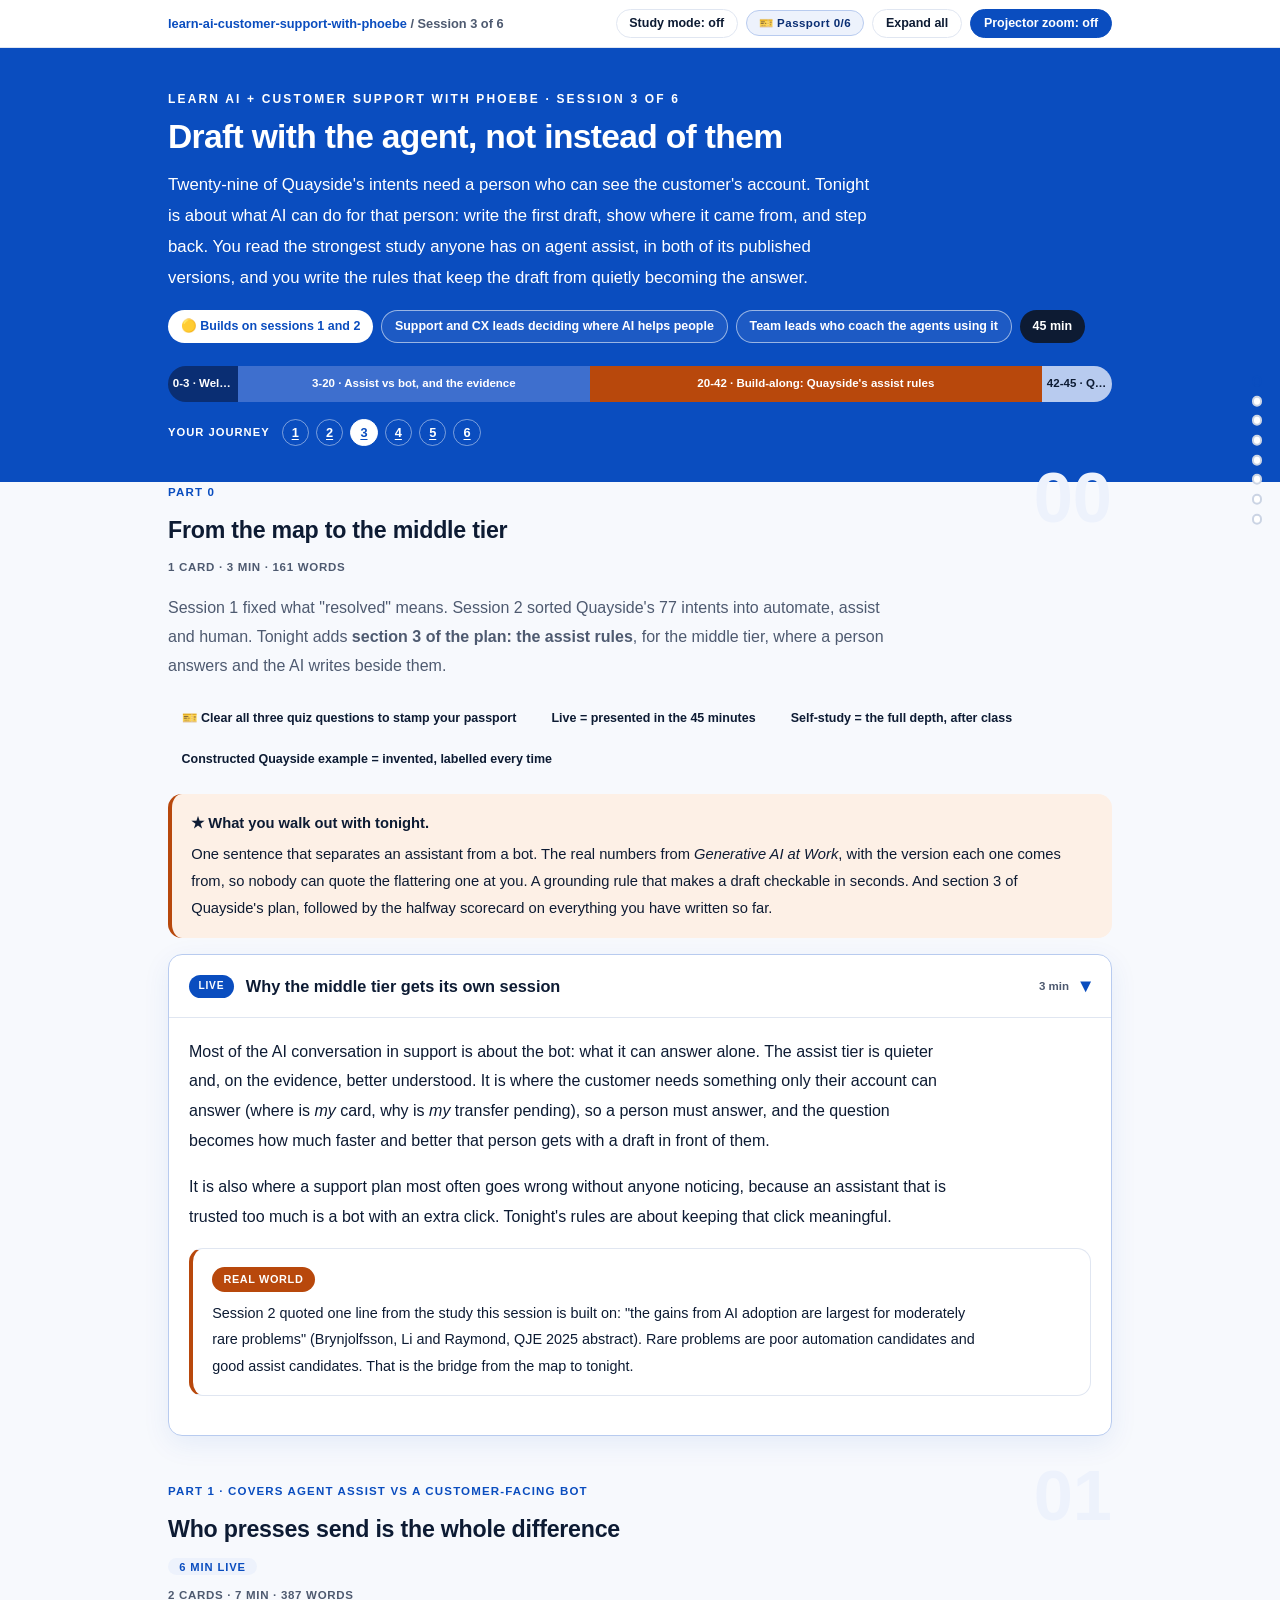
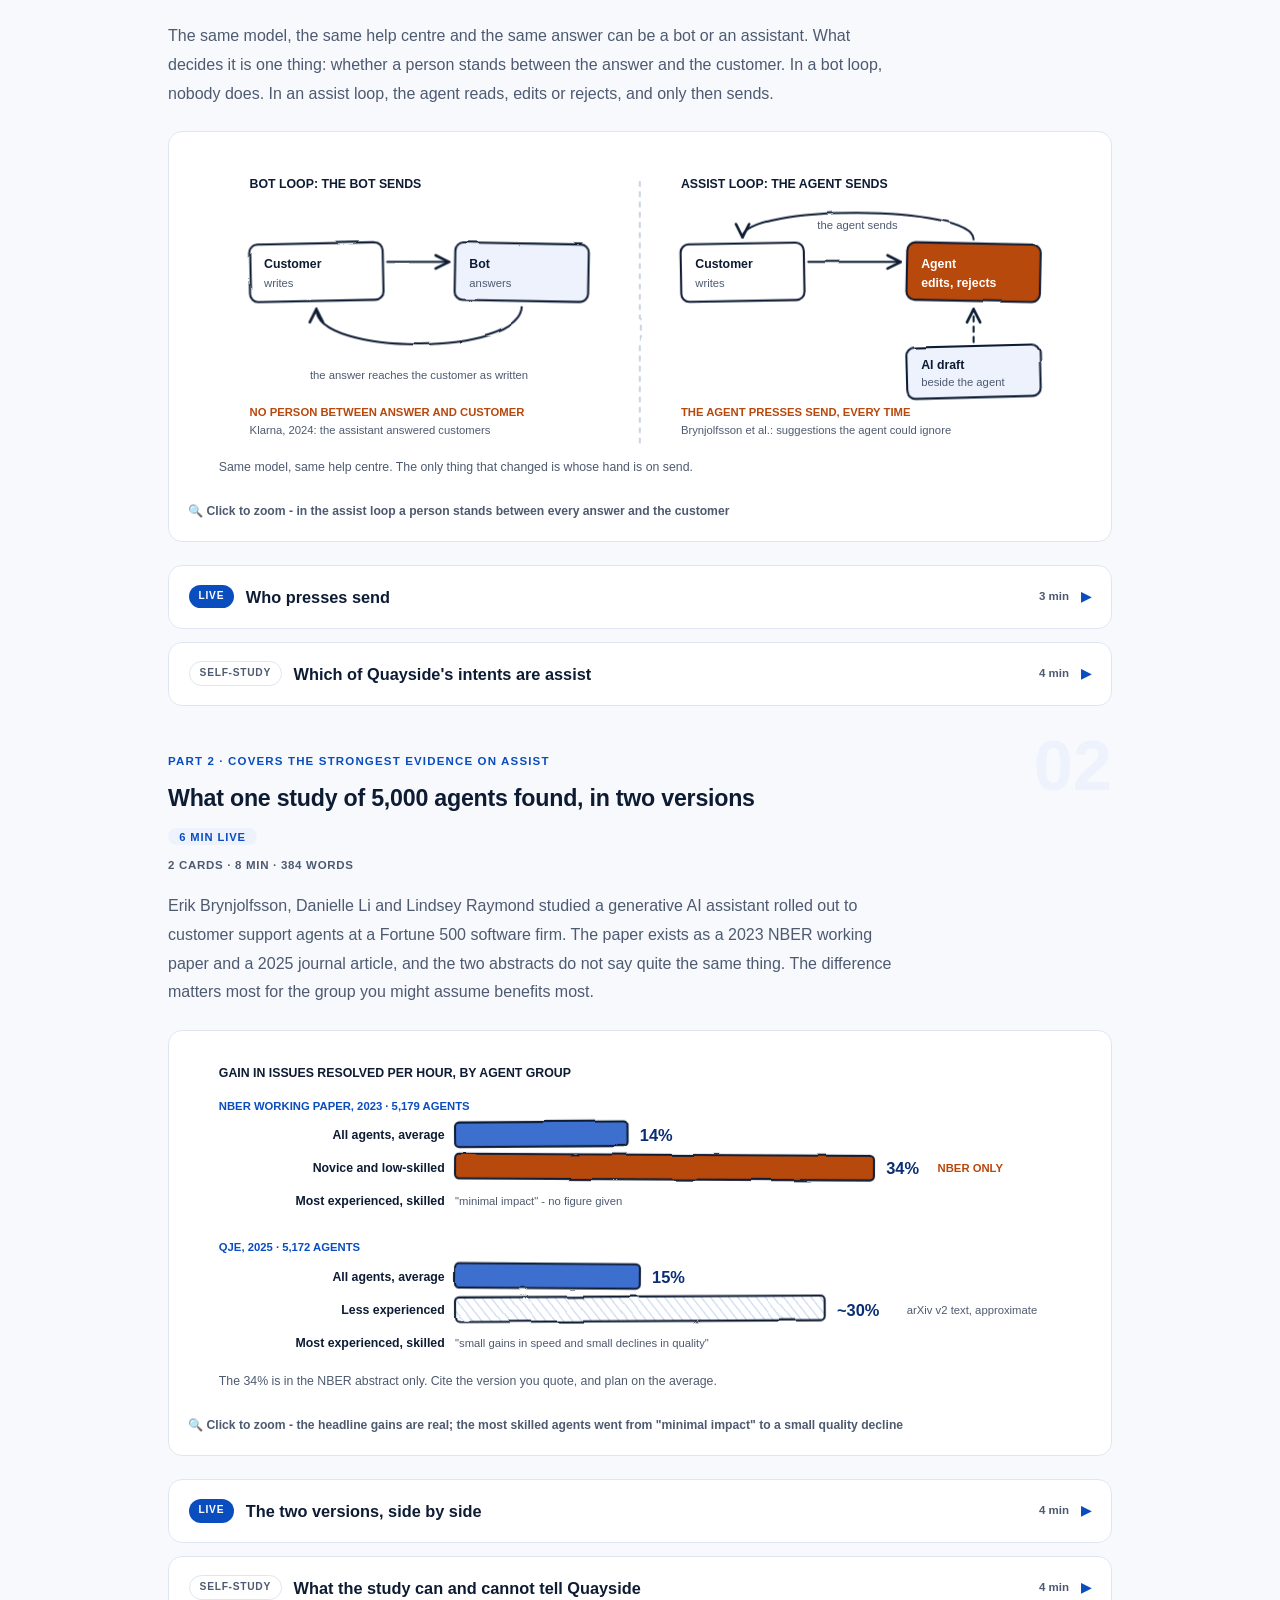
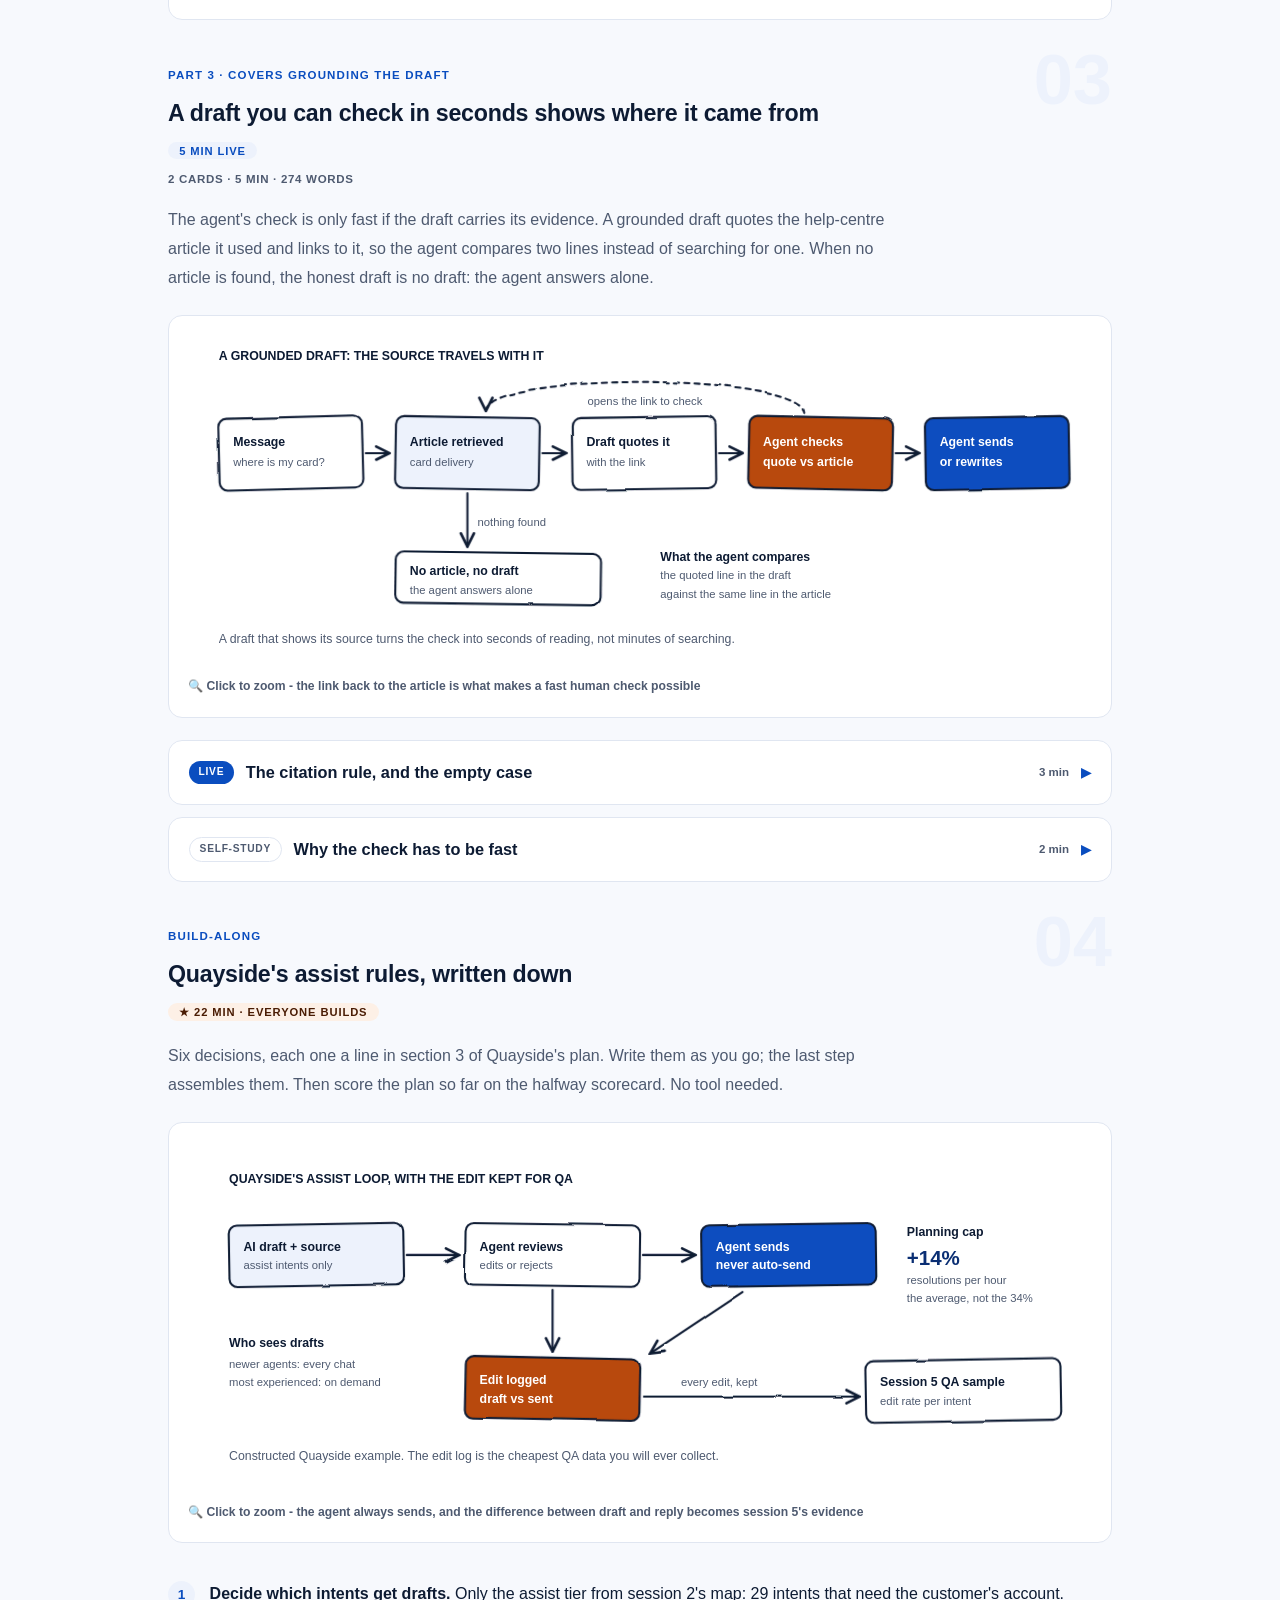
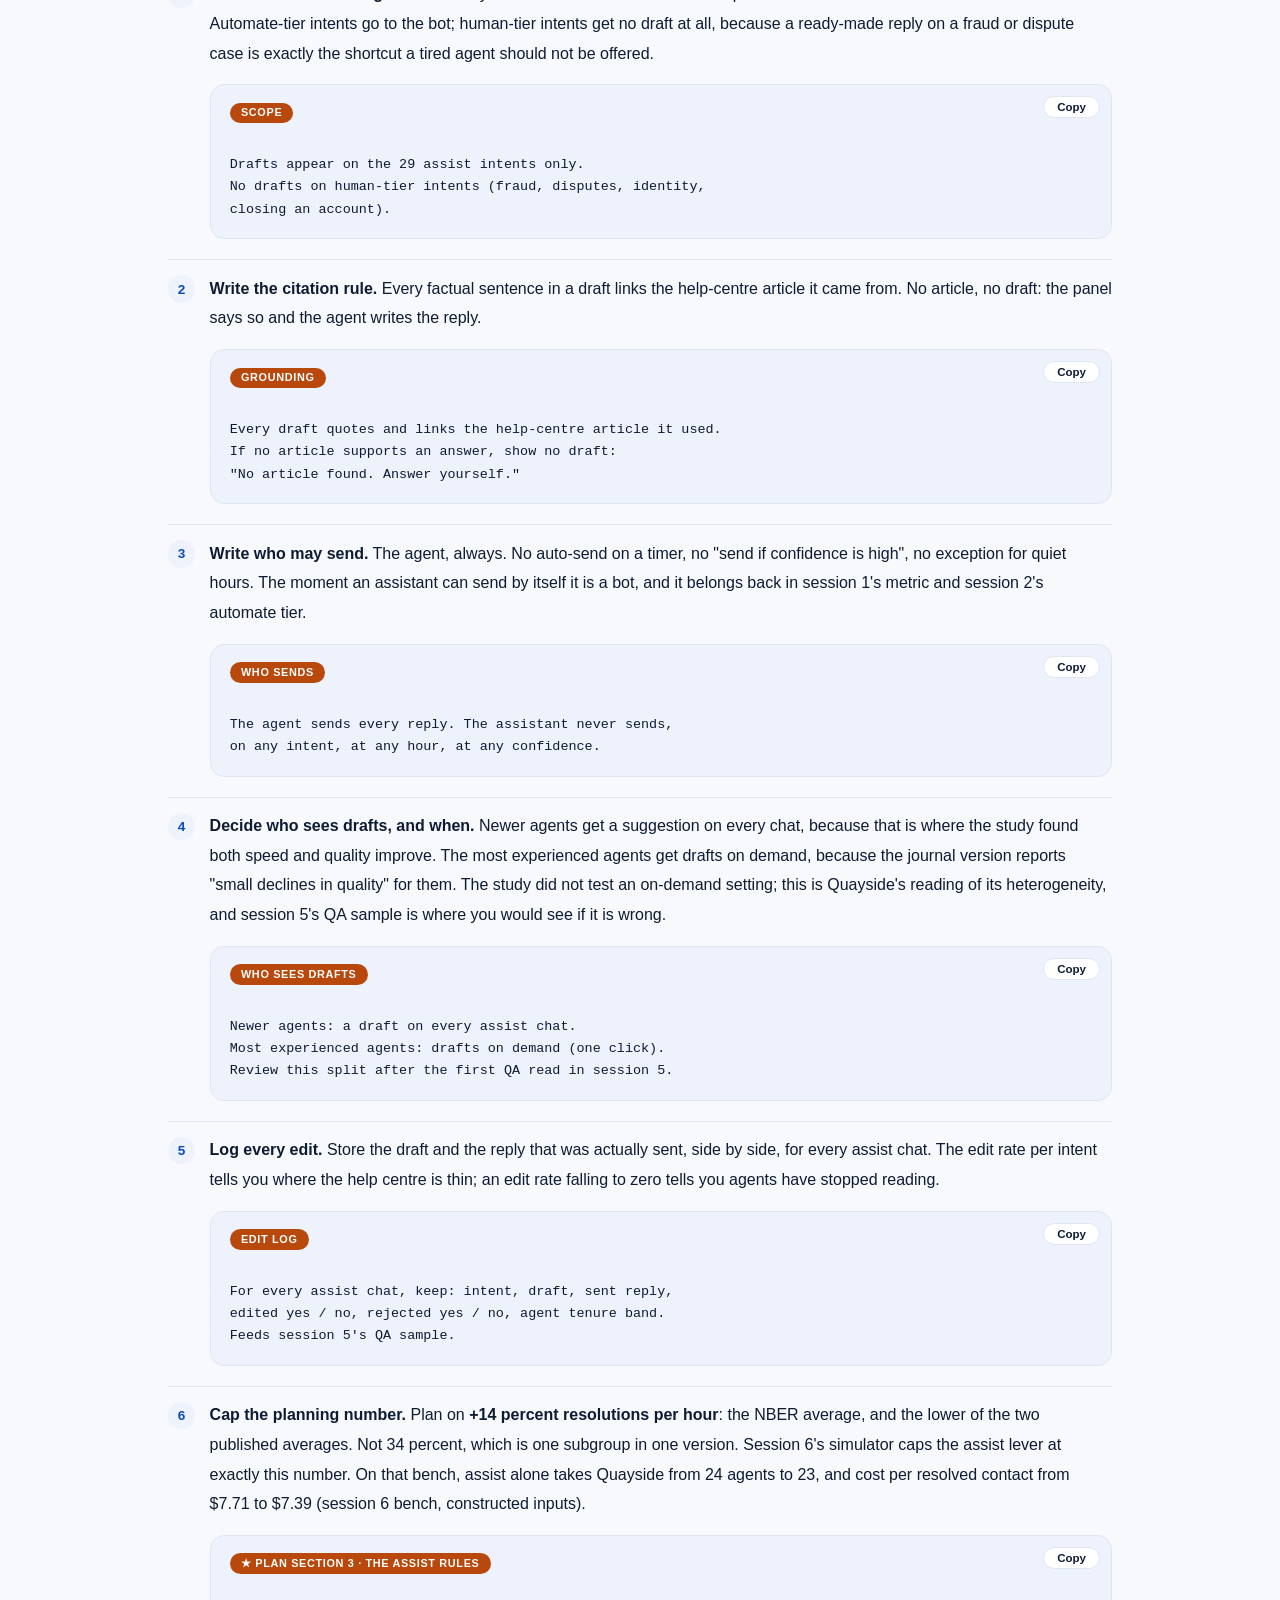
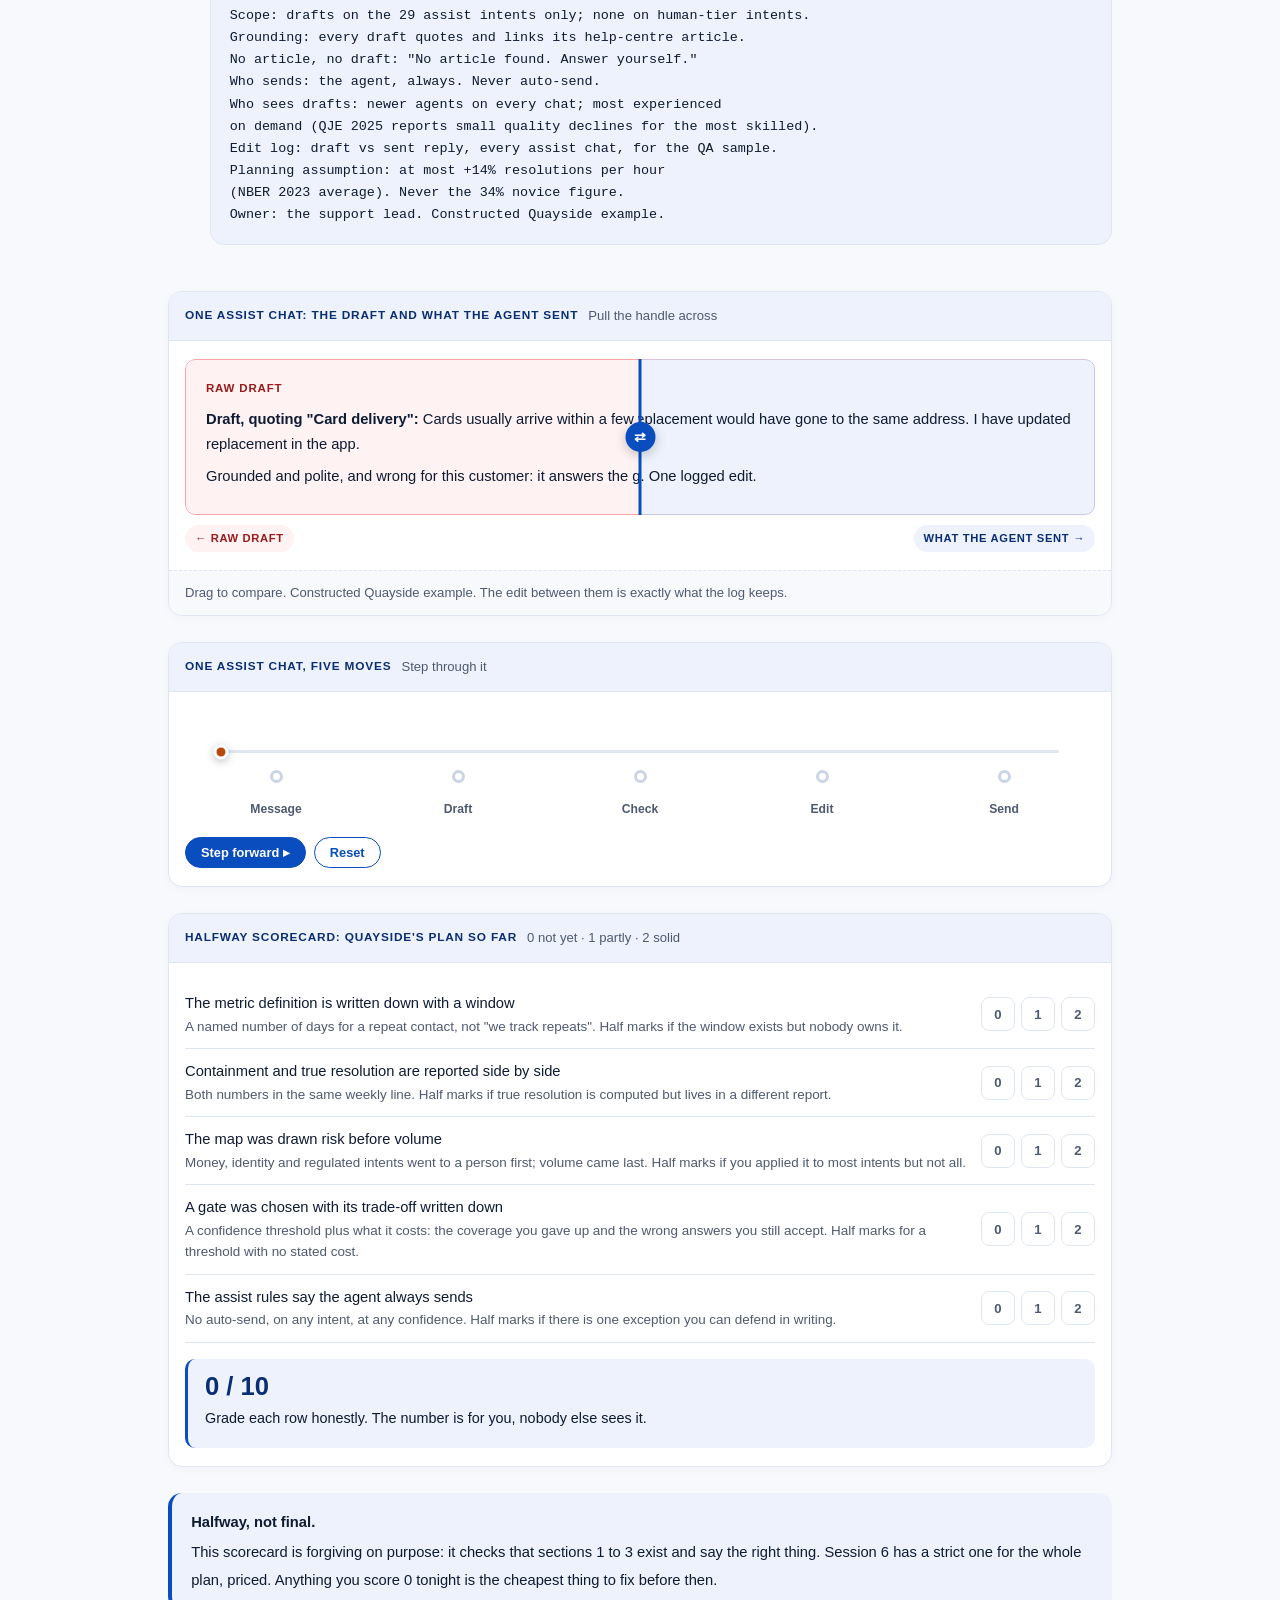
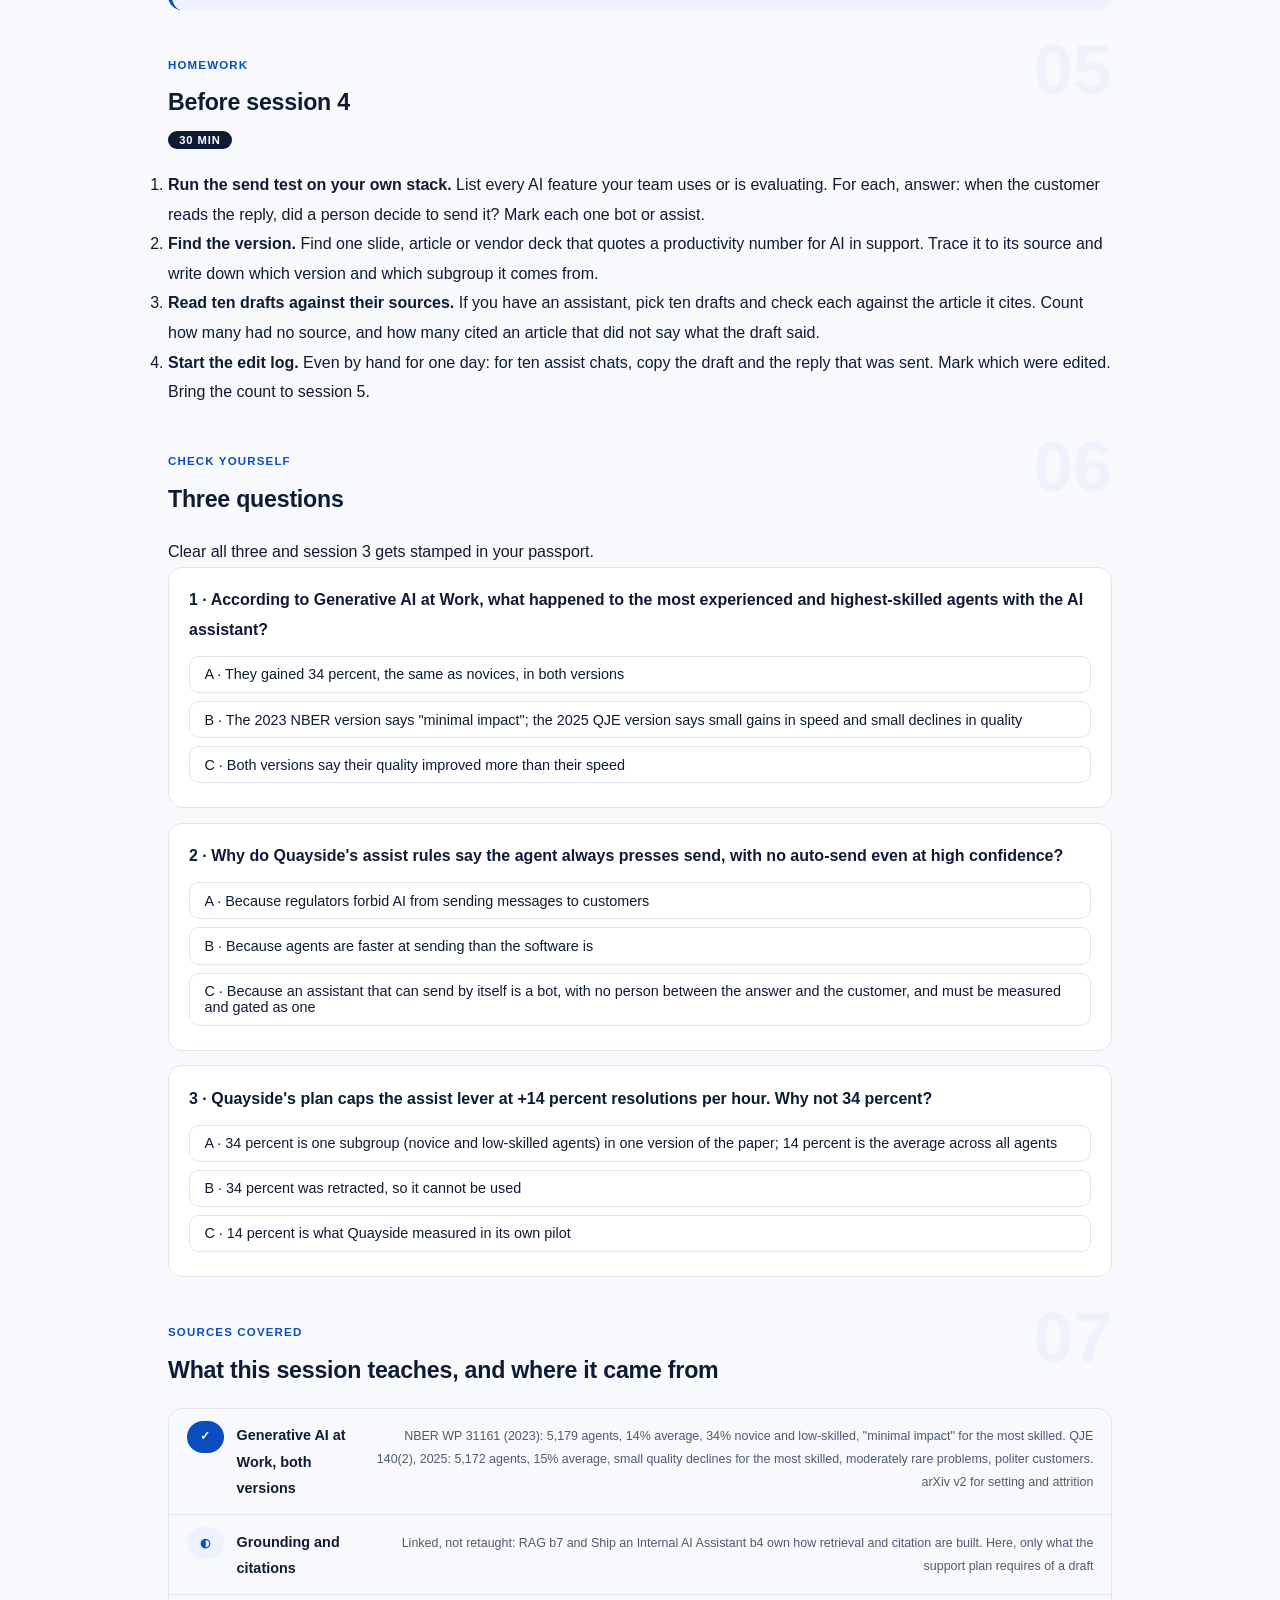
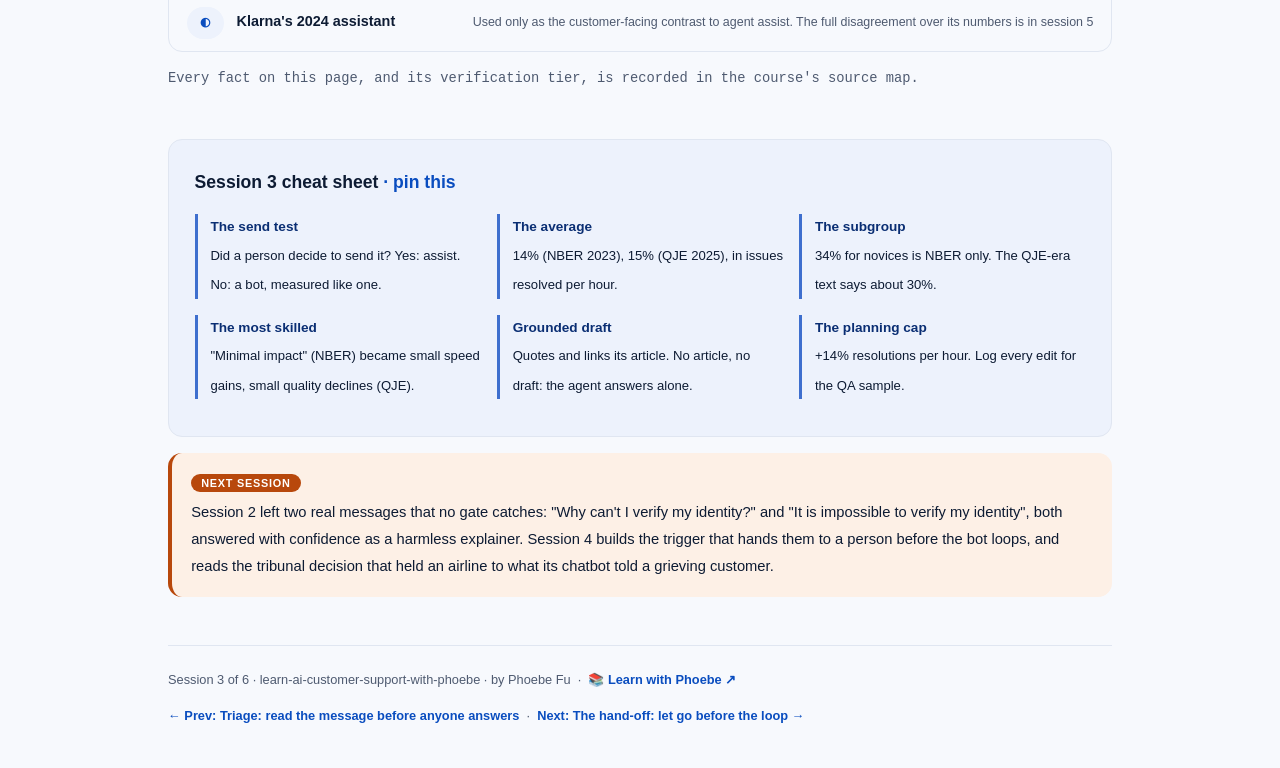
<file: courses/03-draft-with-the-agent.html>
<!DOCTYPE html>
<html lang="en">
<head>
<meta charset="UTF-8">
<meta name="viewport" content="width=device-width, initial-scale=1.0">
<!-- social:start -->
<meta name="description" content="Session 3 of 6. Agent assist versus a customer-facing bot, the strongest evidence on what AI drafts are worth to support agents (both versions of Generative AI at Work), grounding the draft on the help centre, and Quayside's assist rules.">
<meta property="og:type" content="article">
<meta property="og:site_name" content="Learn with Phoebe">
<meta property="og:title" content="Draft with the agent, not instead of them - learn ai customer support with phoebe">
<meta property="og:description" content="Session 3 of 6. Who presses send is the whole difference between a bot and an assistant. The evidence says the draft helps newer agents most, and the agent still sends.">
<meta property="og:url" content="https://phoebefu6.github.io/learn-ai-customer-support-with-phoebe/courses/03-draft-with-the-agent.html">
<meta property="og:image" content="https://phoebefu6.github.io/learn-ai-customer-support-with-phoebe/assets/og-cover.png">
<meta property="og:image:width" content="1200">
<meta property="og:image:height" content="630">
<meta name="twitter:card" content="summary_large_image">
<meta name="twitter:title" content="Draft with the agent, not instead of them - learn ai customer support with phoebe">
<meta name="twitter:description" content="Session 3 of 6. 14 percent on average, 34 percent for novices in one version of the paper. Plan on the average, and let the agent press send.">
<meta name="twitter:image" content="https://phoebefu6.github.io/learn-ai-customer-support-with-phoebe/assets/og-cover.png">
<!-- social:end -->
<title>Session 3 · Draft with the agent, not instead of them - learn ai customer support with phoebe</title>
<link rel="stylesheet" href="../assets/style.css?v=2">
</head>
<body>

<div class="toolbar">
  <div class="wrap">
    <span class="crumb"><a href="../index.html">learn-ai-customer-support-with-phoebe</a> / Session 3 of 6</span>
    <button class="btn" id="toggle-all" type="button">Expand all</button>
    <button class="btn primary" id="zoom-toggle" type="button">Projector zoom: off</button>
  </div>
</div>

<header class="masthead">
  <div class="wrap">
    <div class="eyebrow">Learn AI + Customer Support with Phoebe · Session 3 of 6</div>
    <h1>Draft with the agent, <span class="accent">not instead of them</span></h1>
    <p class="sub">Twenty-nine of Quayside's intents need a person who can see the customer's account. Tonight is about what AI can do for that person: write the first draft, show where it came from, and step back. You read the strongest study anyone has on agent assist, in both of its published versions, and you write the rules that keep the draft from quietly becoming the answer.</p>
    <div class="chip-row">
      <span class="chip level">🟡 Builds on sessions 1 and 2</span>
      <span class="chip audience">Support and CX leads deciding where AI helps people</span>
      <span class="chip audience">Team leads who coach the agents using it</span>
      <span class="chip time">45 min</span>
    </div>
    <div class="agenda">
      <span class="a1" style="flex:3">0-3 · Welcome</span>
      <span class="a2" style="flex:17">3-20 · Assist vs bot, and the evidence</span>
      <span class="a3" style="flex:22">20-42 · Build-along: Quayside's assist rules</span>
      <span class="a4" style="flex:3">42-45 · Q&amp;A</span>
    </div>
  </div>
</header>

<main class="wrap">

  <!-- ============ INTRO ============ -->
  <section class="section" id="intro">
    <div class="section-kicker">
      <span class="klabel">Part 0</span>
      <h2>From the map to the middle tier</h2>
    </div>
    <p class="lede">Session 1 fixed what "resolved" means. Session 2 sorted Quayside's 77 intents into automate, assist and human. Tonight adds <strong>section 3 of the plan: the assist rules</strong>, for the middle tier, where a person answers and the AI writes beside them.</p>

    <div class="legend">
      <span class="pill">🎫 Clear all three quiz questions to stamp your passport</span>
      <span class="pill">Live = presented in the 45 minutes</span>
      <span class="pill">Self-study = the full depth, after class</span>
      <span class="pill">Constructed Quayside example = invented, labelled every time</span>
    </div>

    <div class="callout win">
      <p><strong>★ What you walk out with tonight.</strong> One sentence that separates an assistant from a bot. The real numbers from <em>Generative AI at Work</em>, with the version each one comes from, so nobody can quote the flattering one at you. A grounding rule that makes a draft checkable in seconds. And section 3 of Quayside's plan, followed by the halfway scorecard on everything you have written so far.</p>
    </div>

    <details class="card" open>
      <summary><span class="mode live">Live</span>Why the middle tier gets its own session<span class="mini">3 min</span><span class="caret">▶</span></summary>
      <div class="body">
        <p>Most of the AI conversation in support is about the bot: what it can answer alone. The assist tier is quieter and, on the evidence, better understood. It is where the customer needs something only their account can answer (where is <em>my</em> card, why is <em>my</em> transfer pending), so a person must answer, and the question becomes how much faster and better that person gets with a draft in front of them.</p>
        <p>It is also where a support plan most often goes wrong without anyone noticing, because an assistant that is trusted too much is a bot with an extra click. Tonight's rules are about keeping that click meaningful.</p>
        <div class="callout example">
          <span class="ex-pill">Real world</span>
          <p>Session 2 quoted one line from the study this session is built on: "the gains from AI adoption are largest for moderately rare problems" (Brynjolfsson, Li and Raymond, QJE 2025 abstract). Rare problems are poor automation candidates and good assist candidates. That is the bridge from the map to tonight.</p>
        </div>
      </div>
    </details>
  </section>

  <!-- ============ PART 1 ============ -->
  <section class="section" id="part-1">
    <div class="section-kicker">
      <span class="klabel">Part 1 · covers agent assist vs a customer-facing bot</span>
      <h2>Who presses send is the whole difference</h2>
      <span class="tag concept">6 min live</span>
    </div>
    <p class="lede">The same model, the same help centre and the same answer can be a bot or an assistant. What decides it is one thing: whether a person stands between the answer and the customer. In a bot loop, nobody does. In an assist loop, the agent reads, edits or rejects, and only then sends.</p>

    <figure class="zoomable">
      <svg viewBox="0 0 880 330" xmlns="http://www.w3.org/2000/svg" role="img" aria-label="Two loops side by side. Bot loop: the customer writes, the bot answers, and the answer goes straight back to the customer with no person in between, as with Klarna's 2024 customer-facing assistant. Assist loop: the customer writes to the agent, the AI draft sits beside the agent, the agent edits or rejects it and the agent sends the reply, as in the Brynjolfsson study where agents could ignore the suggestions.">
        <defs>
          <filter id="s3aSk" x="-3%" y="-3%" width="106%" height="106%"><feTurbulence type="fractalNoise" baseFrequency="0.02" numOctaves="2" seed="37" result="n"/><feDisplacementMap in="SourceGraphic" in2="n" scale="2.4" xChannelSelector="R" yChannelSelector="G"/></filter>
          <marker id="s3aAr" viewBox="0 0 10 10" refX="9" refY="5" markerWidth="8" markerHeight="8" orient="auto"><path d="M1 1 L9 5 L1 9" fill="none" stroke="#0D1B33" stroke-width="1.6" stroke-linecap="round"/></marker>
        </defs>
        <style>
          .s3aH { font: 800 12px Inter, sans-serif; fill: #0D1B33; }
          .s3aL { font: 600 12px Inter, sans-serif; fill: #0D1B33; }
          .s3aS { font: 400 11px Inter, sans-serif; fill: #4E5A70; }
          .s3aB { font: 800 11px Inter, sans-serif; fill: #B8480C; }
          .s3aW { font: 800 12px Inter, sans-serif; fill: #FFFFFF; }
          .s3aN { font: 400 12px Inter, sans-serif; fill: #4E5A70; }
        </style>

        <text class="s3aH" x="60" y="36">BOT LOOP: THE BOT SENDS</text>
        <text class="s3aH" x="480" y="36">ASSIST LOOP: THE AGENT SENDS</text>

        <g filter="url(#s3aSk)" fill="none" stroke="#0D1B33" stroke-width="2" stroke-linecap="round" stroke-linejoin="round">
          <path d="M440 30 L440 290" stroke="#CBD4E4" stroke-dasharray="4 6"/>
          <rect x="60" y="90" width="130" height="56" rx="8" transform="rotate(-1.2 125 118)" fill="#FFFFFF"/>
          <rect x="260" y="90" width="130" height="56" rx="8" transform="rotate(1 325 118)" fill="#EDF2FC"/>
          <path d="M194 108 L254 108" marker-end="url(#s3aAr)"/>
          <path d="M325 152 C325 200 125 200 125 154" marker-end="url(#s3aAr)"/>
          <rect x="480" y="90" width="120" height="56" rx="8" transform="rotate(-1 540 118)" fill="#FFFFFF"/>
          <rect x="700" y="90" width="130" height="56" rx="8" transform="rotate(1.2 765 118)" fill="#B8480C"/>
          <rect x="700" y="190" width="130" height="50" rx="8" transform="rotate(-1.5 765 215)" fill="#EDF2FC"/>
          <path d="M604 108 L694 108" marker-end="url(#s3aAr)"/>
          <path d="M765 186 L765 154" stroke-dasharray="5 5" marker-end="url(#s3aAr)"/>
          <path d="M765 86 C765 52 540 52 540 84" marker-end="url(#s3aAr)"/>
        </g>

        <text class="s3aL" x="74" y="114">Customer</text>
        <text class="s3aS" x="74" y="132">writes</text>
        <text class="s3aL" x="274" y="114">Bot</text>
        <text class="s3aS" x="274" y="132">answers</text>
        <text class="s3aS" x="225" y="222" text-anchor="middle">the answer reaches the customer as written</text>
        <text class="s3aB" x="60" y="258">NO PERSON BETWEEN ANSWER AND CUSTOMER</text>
        <text class="s3aS" x="60" y="276">Klarna, 2024: the assistant answered customers</text>

        <text class="s3aL" x="494" y="114">Customer</text>
        <text class="s3aS" x="494" y="132">writes</text>
        <text class="s3aW" x="714" y="114">Agent</text>
        <text class="s3aW" x="714" y="132">edits, rejects</text>
        <text class="s3aL" x="714" y="212">AI draft</text>
        <text class="s3aS" x="714" y="229">beside the agent</text>
        <text class="s3aS" x="652" y="76" text-anchor="middle">the agent sends</text>
        <text class="s3aB" x="480" y="258">THE AGENT PRESSES SEND, EVERY TIME</text>
        <text class="s3aS" x="480" y="276">Brynjolfsson et al.: suggestions the agent could ignore</text>

        <text class="s3aN" x="30" y="312">Same model, same help centre. The only thing that changed is whose hand is on send.</text>
      </svg>
      <figcaption>🔍 Click to zoom - in the assist loop a person stands between every answer and the customer</figcaption>
    </figure>

    <details class="card">
      <summary><span class="mode live">Live</span>Who presses send<span class="mini">3 min</span><span class="caret">▶</span></summary>
      <div class="body">
        <p>Put any AI feature in a support stack through one question: <strong>when the customer reads the reply, did a person decide to send it?</strong> If yes, it is assist. If no, it is a bot, whatever the vendor calls it, and everything in session 1 about containment and resolution applies to it.</p>
        <table class="clean">
          <tr><th></th><th>Customer-facing bot</th><th>Agent assist</th></tr>
          <tr><td><strong>Who reads the AI's text first</strong></td><td>The customer</td><td>The agent</td></tr>
          <tr><td><strong>Who sends</strong></td><td>The bot</td><td>The agent, always</td></tr>
          <tr><td><strong>A wrong answer costs</strong></td><td>A customer acting on it</td><td>Seconds of the agent's time, if the agent checks</td></tr>
          <tr><td><strong>What you measure</strong></td><td>True resolution and false containment (session 1)</td><td>Resolutions per hour, quality, and how often the draft is edited</td></tr>
        </table>
        <div class="callout tip">
          <p><strong>The quiet failure.</strong> An assistant becomes a bot the day agents stop reading the draft. Nothing in the software changes; the edit rate falls to zero and nobody notices. That is why the build-along logs every edit.</p>
        </div>
        <div class="callout example">
          <span class="ex-pill">Real world</span>
          <p>Klarna's February 2024 announcement described an assistant that handled 2.3 million conversations, "two-thirds of Klarna's customer service chats", in its first month. It answered customers directly: a bot loop. The study in Part 2 is the opposite design: a tool that gave suggestions to agents, who could use them or ignore them. Both get called "AI in customer service". They are different decisions with different evidence, and session 5 takes the Klarna numbers apart.</p>
        </div>
      </div>
    </details>

    <details class="card">
      <summary><span class="mode self">Self-study</span>Which of Quayside's intents are assist<span class="mini">4 min</span><span class="caret">▶</span></summary>
      <div class="body">
        <p>Session 2's map put <strong>29 of Quayside's 77 intents</strong> in the assist tier (constructed tiers, applied to real Banking77 messages). The test that put them there was answerability: answering needs the customer's own account, so the help centre alone cannot do it. Card arrival and a pending transfer are the typical shape.</p>
        <p>Two consequences follow for tonight's rules. First, the draft can only be as good as what the assistant is allowed to see: a draft written from the help centre alone will be generic for exactly these intents, and the agent supplies the account-specific part. Second, the 12 human-tier intents (fraud, disputes, identity, closing an account) are not assist intents. A draft there is a temptation, not a help, and Quayside's rules give them none.</p>
        <div class="callout tip">
          <p><strong>Check your own map.</strong> For each assist intent, write what the agent looks up in the account before replying. If the answer is "nothing", the intent may belong in automate. If it is "something the customer could be harmed by", it may belong in human.</p>
        </div>
      </div>
    </details>
  </section>

  <!-- ============ PART 2 ============ -->
  <section class="section" id="part-2">
    <div class="section-kicker">
      <span class="klabel">Part 2 · covers the strongest evidence on assist</span>
      <h2>What one study of 5,000 agents found, in two versions</h2>
      <span class="tag concept">6 min live</span>
    </div>
    <p class="lede">Erik Brynjolfsson, Danielle Li and Lindsey Raymond studied a generative AI assistant rolled out to customer support agents at a Fortune 500 software firm. The paper exists as a 2023 NBER working paper and a 2025 journal article, and the two abstracts do not say quite the same thing. The difference matters most for the group you might assume benefits most.</p>

    <figure class="zoomable">
      <svg viewBox="0 0 880 345" xmlns="http://www.w3.org/2000/svg" role="img" aria-label="Productivity gain in issues resolved per hour with the AI assistant, by agent group, in two versions of Generative AI at Work. NBER working paper 2023, 5,179 agents: 14 percent on average, 34 percent for novice and low-skilled agents, minimal impact for experienced and highly skilled agents. QJE 2025, 5,172 agents: 15 percent on average; less experienced agents improve speed and quality, about 30 percent in the arXiv v2 text; the most skilled see small gains in speed and small declines in quality. The 34 percent appears in the NBER version only.">
        <defs>
          <filter id="s3bSk" x="-3%" y="-3%" width="106%" height="106%"><feTurbulence type="fractalNoise" baseFrequency="0.02" numOctaves="2" seed="41" result="n"/><feDisplacementMap in="SourceGraphic" in2="n" scale="2.4" xChannelSelector="R" yChannelSelector="G"/></filter>
          <pattern id="s3bHc" patternUnits="userSpaceOnUse" width="7" height="7" patternTransform="rotate(-38)"><line x1="0" y1="0" x2="0" y2="7" stroke="#0A4DBF" stroke-width="1" opacity=".5"/></pattern>
        </defs>
        <style>
          .s3bH { font: 800 12px Inter, sans-serif; fill: #0D1B33; }
          .s3bL { font: 600 12px Inter, sans-serif; fill: #0D1B33; }
          .s3bS { font: 400 11px Inter, sans-serif; fill: #4E5A70; }
          .s3bB { font: 800 11px Inter, sans-serif; fill: #B8480C; }
          .s3bV { font: 800 16px Inter, sans-serif; fill: #0A2E73; }
          .s3bA { font: 700 11px Inter, sans-serif; fill: #0A4DBF; }
          .s3bN { font: 400 12px Inter, sans-serif; fill: #4E5A70; }
        </style>

        <text class="s3bH" x="30" y="26">GAIN IN ISSUES RESOLVED PER HOUR, BY AGENT GROUP</text>

        <text class="s3bA" x="30" y="58">NBER WORKING PAPER, 2023 · 5,179 AGENTS</text>
        <text class="s3bA" x="30" y="196">QJE, 2025 · 5,172 AGENTS</text>

        <g filter="url(#s3bSk)" fill="none" stroke="#0D1B33" stroke-width="2" stroke-linecap="round" stroke-linejoin="round">
          <rect x="260" y="70" width="168" height="24" rx="4" transform="rotate(-0.4 344 82)" fill="#3E6FCE"/>
          <rect x="260" y="102" width="408" height="24" rx="4" transform="rotate(0.3 464 114)" fill="#B8480C"/>
          <rect x="260" y="208" width="180" height="24" rx="4" transform="rotate(0.4 350 220)" fill="#3E6FCE"/>
          <rect x="260" y="240" width="360" height="24" rx="4" transform="rotate(-0.3 440 252)" fill="url(#s3bHc)"/>
        </g>

        <text class="s3bL" x="250" y="87" text-anchor="end">All agents, average</text>
        <text class="s3bV" x="440" y="89">14%</text>
        <text class="s3bL" x="250" y="119" text-anchor="end">Novice and low-skilled</text>
        <text class="s3bV" x="680" y="121">34%</text>
        <text class="s3bB" x="730" y="119">NBER ONLY</text>
        <text class="s3bL" x="250" y="151" text-anchor="end">Most experienced, skilled</text>
        <text class="s3bS" x="260" y="151">"minimal impact" - no figure given</text>

        <text class="s3bL" x="250" y="225" text-anchor="end">All agents, average</text>
        <text class="s3bV" x="452" y="227">15%</text>
        <text class="s3bL" x="250" y="257" text-anchor="end">Less experienced</text>
        <text class="s3bV" x="632" y="259">~30%</text>
        <text class="s3bS" x="700" y="257">arXiv v2 text, approximate</text>
        <text class="s3bL" x="250" y="289" text-anchor="end">Most experienced, skilled</text>
        <text class="s3bS" x="260" y="289">"small gains in speed and small declines in quality"</text>

        <text class="s3bN" x="30" y="326">The 34% is in the NBER abstract only. Cite the version you quote, and plan on the average.</text>
      </svg>
      <figcaption>🔍 Click to zoom - the headline gains are real; the most skilled agents went from "minimal impact" to a small quality decline</figcaption>
    </figure>

    <details class="card">
      <summary><span class="mode live">Live</span>The two versions, side by side<span class="mini">4 min</span><span class="caret">▶</span></summary>
      <div class="body">
        <table class="clean">
          <tr><th></th><th>NBER Working Paper 31161 (2023)</th><th>Quarterly Journal of Economics (2025)</th></tr>
          <tr><td><strong>Agents</strong></td><td>5,179</td><td>5,172</td></tr>
          <tr><td><strong>Average gain</strong></td><td>14% in issues resolved per hour</td><td>15%, "with substantial heterogeneity across workers"</td></tr>
          <tr><td><strong>Newer, lower-skilled agents</strong></td><td>"a 34% improvement for novice and low-skilled workers"</td><td>"improve both the speed and quality of their output"</td></tr>
          <tr><td><strong>Most experienced, most skilled</strong></td><td>"minimal impact"</td><td>"small gains in speed and small declines in quality"</td></tr>
        </table>
        <p>The QJE abstract adds two findings the agents' managers will care about: "customers are more polite and less likely to ask to speak to a manager", and "the gains from AI adoption are largest for moderately rare problems". The working paper's abstract reports that assistance "improves customer sentiment, increases employee retention, and may lead to worker learning", and the body of the arXiv version says attrition fell, "driven by the retention of newer workers".</p>
        <div class="callout tip">
          <p><strong>Cite the version you quote.</strong> "34 percent" is true of the NBER abstract. The journal version's text puts the low-skill gain at about 30 percent, and changes the story for the most skilled from no effect to a small quality decline. Anyone who quotes 34 percent as "the AI productivity gain" has picked the largest subgroup number from the earlier version.</p>
        </div>
      </div>
    </details>

    <details class="card">
      <summary><span class="mode self">Self-study</span>What the study can and cannot tell Quayside<span class="mini">4 min</span><span class="caret">▶</span></summary>
      <div class="body">
        <p><strong>What it was.</strong> Agent assist: the tool suggested responses and the human sent. It was not a customer-facing bot, so it says nothing about containment or false containment. The setting was "a Fortune 500 software firm that provides business process software", and most agents "work from offices located in the Philippines" (arXiv v2).</p>
        <p><strong>What transfers.</strong> The shape: the largest gains go to the people with the least experience, on the problems they have seen least. The direction for the most skilled: little speed to gain, and some quality to lose, at least in the journal version.</p>
        <p><strong>What does not transfer automatically.</strong> The size. Quayside is a constructed bank, with different products, a different help centre and a different mix of tenure. One study in one firm is the strongest evidence available, not a forecast for yours. That is why the build-along caps the planning number rather than copying the headline.</p>
        <div class="callout example">
          <span class="ex-pill">Real world</span>
          <p>The heterogeneity is the finding. The same tool, in the same firm, made the least experienced agents faster and better, and made the most skilled agents slightly worse on quality. A rollout plan that treats every agent the same is ignoring the main result.</p>
        </div>
      </div>
    </details>
  </section>

  <!-- ============ PART 3 ============ -->
  <section class="section" id="part-3">
    <div class="section-kicker">
      <span class="klabel">Part 3 · covers grounding the draft</span>
      <h2>A draft you can check in seconds shows where it came from</h2>
      <span class="tag concept">5 min live</span>
    </div>
    <p class="lede">The agent's check is only fast if the draft carries its evidence. A grounded draft quotes the help-centre article it used and links to it, so the agent compares two lines instead of searching for one. When no article is found, the honest draft is no draft: the agent answers alone.</p>

    <figure class="zoomable">
      <svg viewBox="0 0 880 322" xmlns="http://www.w3.org/2000/svg" role="img" aria-label="A grounded draft, step by step: the customer's message; a help-centre article is retrieved; the draft quotes the article and links to it; the agent opens the link and checks the quoted line against the article; the agent sends. If no article is found, there is no draft and the agent answers alone.">
        <defs>
          <filter id="s3cSk" x="-3%" y="-3%" width="106%" height="106%"><feTurbulence type="fractalNoise" baseFrequency="0.02" numOctaves="2" seed="43" result="n"/><feDisplacementMap in="SourceGraphic" in2="n" scale="2.4" xChannelSelector="R" yChannelSelector="G"/></filter>
          <marker id="s3cAr" viewBox="0 0 10 10" refX="9" refY="5" markerWidth="8" markerHeight="8" orient="auto"><path d="M1 1 L9 5 L1 9" fill="none" stroke="#0D1B33" stroke-width="1.6" stroke-linecap="round"/></marker>
        </defs>
        <style>
          .s3cH { font: 800 12px Inter, sans-serif; fill: #0D1B33; }
          .s3cL { font: 600 12px Inter, sans-serif; fill: #0D1B33; }
          .s3cS { font: 400 11px Inter, sans-serif; fill: #4E5A70; }
          .s3cW { font: 800 12px Inter, sans-serif; fill: #FFFFFF; }
          .s3cN { font: 400 12px Inter, sans-serif; fill: #4E5A70; }
        </style>

        <text class="s3cH" x="30" y="24">A GROUNDED DRAFT: THE SOURCE TRAVELS WITH IT</text>

        <g filter="url(#s3cSk)" fill="none" stroke="#0D1B33" stroke-width="2" stroke-linecap="round" stroke-linejoin="round">
          <rect x="30" y="80" width="140" height="70" rx="8" transform="rotate(-1.5 100 115)" fill="#FFFFFF"/>
          <rect x="202" y="80" width="140" height="70" rx="8" transform="rotate(1 272 115)" fill="#EDF2FC"/>
          <rect x="374" y="80" width="140" height="70" rx="8" transform="rotate(-0.8 444 115)" fill="#FFFFFF"/>
          <rect x="546" y="80" width="140" height="70" rx="8" transform="rotate(1.2 616 115)" fill="#B8480C"/>
          <rect x="718" y="80" width="140" height="70" rx="8" transform="rotate(-1 788 115)" fill="#0A4DBF"/>
          <path d="M173 115 L196 115" marker-end="url(#s3cAr)"/>
          <path d="M345 115 L368 115" marker-end="url(#s3cAr)"/>
          <path d="M517 115 L540 115" marker-end="url(#s3cAr)"/>
          <path d="M689 115 L712 115" marker-end="url(#s3cAr)"/>
          <path d="M600 76 C600 36 290 36 290 74" stroke-dasharray="5 5" marker-end="url(#s3cAr)"/>
          <path d="M272 154 L272 206" marker-end="url(#s3cAr)"/>
          <rect x="202" y="212" width="200" height="50" rx="8" transform="rotate(0.8 302 237)" fill="#FFFFFF"/>
        </g>

        <text class="s3cL" x="44" y="108">Message</text>
        <text class="s3cS" x="44" y="128">where is my card?</text>
        <text class="s3cL" x="216" y="108">Article retrieved</text>
        <text class="s3cS" x="216" y="128">card delivery</text>
        <text class="s3cL" x="388" y="108">Draft quotes it</text>
        <text class="s3cS" x="388" y="128">with the link</text>
        <text class="s3cW" x="560" y="108">Agent checks</text>
        <text class="s3cW" x="560" y="128">quote vs article</text>
        <text class="s3cW" x="732" y="108">Agent sends</text>
        <text class="s3cW" x="732" y="128">or rewrites</text>
        <text class="s3cS" x="445" y="68" text-anchor="middle">opens the link to check</text>

        <text class="s3cS" x="282" y="186">nothing found</text>
        <text class="s3cL" x="216" y="234">No article, no draft</text>
        <text class="s3cS" x="216" y="252">the agent answers alone</text>

        <text class="s3cL" x="460" y="220">What the agent compares</text>
        <text class="s3cS" x="460" y="238">the quoted line in the draft</text>
        <text class="s3cS" x="460" y="256">against the same line in the article</text>

        <text class="s3cN" x="30" y="300">A draft that shows its source turns the check into seconds of reading, not minutes of searching.</text>
      </svg>
      <figcaption>🔍 Click to zoom - the link back to the article is what makes a fast human check possible</figcaption>
    </figure>

    <details class="card">
      <summary><span class="mode live">Live</span>The citation rule, and the empty case<span class="mini">3 min</span><span class="caret">▶</span></summary>
      <div class="body">
        <p>Two rules make a draft checkable. <strong>Every factual sentence in the draft quotes or points to the help-centre article it came from, with a link.</strong> And <strong>if no article supports an answer, the assistant shows no draft</strong> and says so: "No article found. Answer yourself."</p>
        <p>The second rule is the one teams skip. A fluent draft with no source is the most dangerous thing an assistant can produce, because it reads exactly like a grounded one and the agent has nothing to check it against. An empty panel costs the agent a few seconds of writing. A confident invented fee costs a customer.</p>
        <p>How retrieval and citation are actually built (chunking, ranking, citation formats, refusing when nothing matches) is taught in full in <a href="https://phoebefu6.github.io/learn-rag-with-phoebe/courses/b7-grounding-citations.html">RAG: grounding and citations ↗</a> and, for an internal helpdesk, <a href="https://phoebefu6.github.io/learn-ship-internal-ai-assistant-with-phoebe/courses/b4-grounded-answers.html">Ship an Internal AI Assistant: grounded answers ↗</a>. Tonight decides only what the support plan requires of the draft.</p>
      </div>
    </details>

    <details class="card">
      <summary><span class="mode self">Self-study</span>Why the check has to be fast<span class="mini">2 min</span><span class="caret">▶</span></summary>
      <div class="body">
        <p>The study in Part 2 measured issues resolved per hour. Every second the agent spends verifying a draft comes out of that gain. If checking an ungrounded draft means opening the help centre and searching, a careful agent loses the time the draft saved, and a hurried agent stops checking. Grounding is what lets the agent be both fast and careful.</p>
        <div class="callout example">
          <span class="ex-pill">Real world</span>
          <p>Zendesk's "Verified" resolution tier, introduced in May 2026, has a large language model that "evaluates the text of the conversation to confirm that the customer's request was satisfactorily resolved". That is a machine reading the conversation after the fact. A grounded draft puts a person's read before the fact, and the citation is what makes that read take seconds.</p>
        </div>
      </div>
    </details>
  </section>

  <!-- ============ DEMO ============ -->
  <section class="section" id="demo-1">
    <div class="section-kicker">
      <span class="klabel">Build-along</span>
      <h2>Quayside's assist rules, written down</h2>
      <span class="tag demo">★ 22 min · everyone builds</span>
    </div>
    <p class="lede">Six decisions, each one a line in section 3 of Quayside's plan. Write them as you go; the last step assembles them. Then score the plan so far on the halfway scorecard. No tool needed.</p>

    <figure class="zoomable">
      <svg viewBox="0 0 880 340" xmlns="http://www.w3.org/2000/svg" role="img" aria-label="Quayside's assist loop: an AI draft with its source, for assist intents only, goes to the agent, who edits or rejects it; the agent sends, never an auto-send. Every edit is logged as draft versus sent and flows to session 5's QA sample as an edit rate per intent. Newer agents see a draft on every chat, the most experienced on demand. The planning cap is plus 14 percent resolutions per hour.">
        <defs>
          <filter id="s3dSk" x="-3%" y="-3%" width="106%" height="106%"><feTurbulence type="fractalNoise" baseFrequency="0.02" numOctaves="2" seed="47" result="n"/><feDisplacementMap in="SourceGraphic" in2="n" scale="2.4" xChannelSelector="R" yChannelSelector="G"/></filter>
          <marker id="s3dAr" viewBox="0 0 10 10" refX="9" refY="5" markerWidth="8" markerHeight="8" orient="auto"><path d="M1 1 L9 5 L1 9" fill="none" stroke="#0D1B33" stroke-width="1.6" stroke-linecap="round"/></marker>
        </defs>
        <style>
          .s3dH { font: 800 12px Inter, sans-serif; fill: #0D1B33; }
          .s3dL { font: 600 12px Inter, sans-serif; fill: #0D1B33; }
          .s3dS { font: 400 11px Inter, sans-serif; fill: #4E5A70; }
          .s3dV { font: 800 20px Inter, sans-serif; fill: #0A2E73; }
          .s3dW { font: 800 12px Inter, sans-serif; fill: #FFFFFF; }
          .s3dN { font: 400 12px Inter, sans-serif; fill: #4E5A70; }
        </style>

        <text class="s3dH" x="40" y="40">QUAYSIDE'S ASSIST LOOP, WITH THE EDIT KEPT FOR QA</text>

        <g filter="url(#s3dSk)" fill="none" stroke="#0D1B33" stroke-width="2" stroke-linecap="round" stroke-linejoin="round">
          <rect x="40" y="80" width="170" height="60" rx="8" transform="rotate(-1 125 110)" fill="#EDF2FC"/>
          <rect x="270" y="80" width="170" height="60" rx="8" transform="rotate(0.8 355 110)" fill="#FFFFFF"/>
          <rect x="500" y="80" width="170" height="60" rx="8" transform="rotate(-0.8 585 110)" fill="#0A4DBF"/>
          <path d="M213 110 L264 110" marker-end="url(#s3dAr)"/>
          <path d="M443 110 L494 110" marker-end="url(#s3dAr)"/>
          <rect x="270" y="210" width="170" height="60" rx="8" transform="rotate(1.2 355 240)" fill="#B8480C"/>
          <path d="M355 144 L355 204" marker-end="url(#s3dAr)"/>
          <path d="M540 146 L450 206" marker-end="url(#s3dAr)"/>
          <rect x="660" y="212" width="190" height="60" rx="8" transform="rotate(-1 755 242)" fill="#FFFFFF"/>
          <path d="M444 248 L654 248" marker-end="url(#s3dAr)"/>
        </g>

        <text class="s3dL" x="54" y="106">AI draft + source</text>
        <text class="s3dS" x="54" y="124">assist intents only</text>
        <text class="s3dL" x="284" y="106">Agent reviews</text>
        <text class="s3dS" x="284" y="124">edits or rejects</text>
        <text class="s3dW" x="514" y="106">Agent sends</text>
        <text class="s3dW" x="514" y="124">never auto-send</text>

        <text class="s3dW" x="284" y="236">Edit logged</text>
        <text class="s3dW" x="284" y="254">draft vs sent</text>
        <text class="s3dS" x="480" y="238">every edit, kept</text>
        <text class="s3dL" x="674" y="238">Session 5 QA sample</text>
        <text class="s3dS" x="674" y="256">edit rate per intent</text>

        <text class="s3dL" x="700" y="92">Planning cap</text>
        <text class="s3dV" x="700" y="120">+14%</text>
        <text class="s3dS" x="700" y="138">resolutions per hour</text>
        <text class="s3dS" x="700" y="156">the average, not the 34%</text>

        <text class="s3dL" x="40" y="200">Who sees drafts</text>
        <text class="s3dS" x="40" y="220">newer agents: every chat</text>
        <text class="s3dS" x="40" y="238">most experienced: on demand</text>

        <text class="s3dN" x="40" y="310">Constructed Quayside example. The edit log is the cheapest QA data you will ever collect.</text>
      </svg>
      <figcaption>🔍 Click to zoom - the agent always sends, and the difference between draft and reply becomes session 5's evidence</figcaption>
    </figure>

    <div class="steps">
      <div class="step"><p><strong>Decide which intents get drafts.</strong> Only the assist tier from session 2's map: 29 intents that need the customer's account. Automate-tier intents go to the bot; human-tier intents get no draft at all, because a ready-made reply on a fraud or dispute case is exactly the shortcut a tired agent should not be offered.</p>
        <div class="prompt-box good"><span class="label">Scope</span>
Drafts appear on the 29 assist intents only.
No drafts on human-tier intents (fraud, disputes, identity,
closing an account).</div></div>
      <div class="step"><p><strong>Write the citation rule.</strong> Every factual sentence in a draft links the help-centre article it came from. No article, no draft: the panel says so and the agent writes the reply.</p>
        <div class="prompt-box good"><span class="label">Grounding</span>
Every draft quotes and links the help-centre article it used.
If no article supports an answer, show no draft:
"No article found. Answer yourself."</div></div>
      <div class="step"><p><strong>Write who may send.</strong> The agent, always. No auto-send on a timer, no "send if confidence is high", no exception for quiet hours. The moment an assistant can send by itself it is a bot, and it belongs back in session 1's metric and session 2's automate tier.</p>
        <div class="prompt-box good"><span class="label">Who sends</span>
The agent sends every reply. The assistant never sends,
on any intent, at any hour, at any confidence.</div></div>
      <div class="step"><p><strong>Decide who sees drafts, and when.</strong> Newer agents get a suggestion on every chat, because that is where the study found both speed and quality improve. The most experienced agents get drafts on demand, because the journal version reports "small declines in quality" for them. The study did not test an on-demand setting; this is Quayside's reading of its heterogeneity, and session 5's QA sample is where you would see if it is wrong.</p>
        <div class="prompt-box good"><span class="label">Who sees drafts</span>
Newer agents: a draft on every assist chat.
Most experienced agents: drafts on demand (one click).
Review this split after the first QA read in session 5.</div></div>
      <div class="step"><p><strong>Log every edit.</strong> Store the draft and the reply that was actually sent, side by side, for every assist chat. The edit rate per intent tells you where the help centre is thin; an edit rate falling to zero tells you agents have stopped reading.</p>
        <div class="prompt-box good"><span class="label">Edit log</span>
For every assist chat, keep: intent, draft, sent reply,
edited yes / no, rejected yes / no, agent tenure band.
Feeds session 5's QA sample.</div></div>
      <div class="step"><p><strong>Cap the planning number.</strong> Plan on <strong>+14 percent resolutions per hour</strong>: the NBER average, and the lower of the two published averages. Not 34 percent, which is one subgroup in one version. Session 6's simulator caps the assist lever at exactly this number. On that bench, assist alone takes Quayside from 24 agents to 23, and cost per resolved contact from $7.71 to $7.39 (session 6 bench, constructed inputs).</p>
        <div class="prompt-box good"><span class="label">★ Plan section 3 · the assist rules</span>
Scope: drafts on the 29 assist intents only; none on human-tier intents.
Grounding: every draft quotes and links its help-centre article.
No article, no draft: "No article found. Answer yourself."
Who sends: the agent, always. Never auto-send.
Who sees drafts: newer agents on every chat; most experienced
on demand (QJE 2025 reports small quality declines for the most skilled).
Edit log: draft vs sent reply, every assist chat, for the QA sample.
Planning assumption: at most +14% resolutions per hour
(NBER 2023 average). Never the 34% novice figure.
Owner: the support lead. Constructed Quayside example.</div></div>
    </div>

    <div class="wipe" data-title="One assist chat: the draft and what the agent sent" data-label-a="Raw draft" data-label-b="What the agent sent" data-foot="Drag to compare. Constructed Quayside example. The edit between them is exactly what the log keeps.">
      <div class="wipe-a">
        <p><strong>Draft, quoting "Card delivery":</strong> Cards usually arrive within a few working days. If yours has not arrived, you can order a replacement in the app.</p>
        <p>Grounded and polite, and wrong for this customer: it answers the general question, not theirs.</p>
      </div>
      <div class="wipe-b">
        <p><strong>Sent by the agent:</strong> Your card came back to us undelivered, so a replacement would have gone to the same address. I have updated the address you confirmed and reissued the card.</p>
        <p>The agent checked the account, kept the tone, replaced the advice. One logged edit.</p>
      </div>
    </div>

    <div class="tick" data-stages="Message|Draft|Check|Edit|Send" data-title="One assist chat, five moves">
      <p class="tick-note" data-stage="0"><b>Message.</b> "My new card still hasn't come." An assist intent: the answer is in the account.</p>
      <p class="tick-note" data-stage="1"><b>Draft.</b> The assistant quotes the card delivery article and links it.</p>
      <p class="tick-note" data-stage="2"><b>Check.</b> The agent opens the link and the account. The article is right; the account says the card came back.</p>
      <p class="tick-note" data-stage="3"><b>Edit.</b> The agent rewrites the advice. The log keeps draft and reply side by side.</p>
      <p class="tick-note" data-stage="4"><b>Send.</b> The agent presses send. The assistant never does.</p>
    </div>

    <div class="scorecard" data-title="Halfway scorecard: Quayside's plan so far">
      <div class="sc-row"><div class="sc-q">The metric definition is written down with a window
        <em>A named number of days for a repeat contact, not "we track repeats". Half marks if the window exists but nobody owns it.</em></div></div>
      <div class="sc-row"><div class="sc-q">Containment and true resolution are reported side by side
        <em>Both numbers in the same weekly line. Half marks if true resolution is computed but lives in a different report.</em></div></div>
      <div class="sc-row"><div class="sc-q">The map was drawn risk before volume
        <em>Money, identity and regulated intents went to a person first; volume came last. Half marks if you applied it to most intents but not all.</em></div></div>
      <div class="sc-row"><div class="sc-q">A gate was chosen with its trade-off written down
        <em>A confidence threshold plus what it costs: the coverage you gave up and the wrong answers you still accept. Half marks for a threshold with no stated cost.</em></div></div>
      <div class="sc-row"><div class="sc-q">The assist rules say the agent always sends
        <em>No auto-send, on any intent, at any confidence. Half marks if there is one exception you can defend in writing.</em></div></div>
    </div>

    <div class="callout tip">
      <p><strong>Halfway, not final.</strong> This scorecard is forgiving on purpose: it checks that sections 1 to 3 exist and say the right thing. Session 6 has a strict one for the whole plan, priced. Anything you score 0 tonight is the cheapest thing to fix before then.</p>
    </div>
  </section>

  <!-- ============ HOMEWORK ============ -->
  <section class="section" id="exercise">
    <div class="section-kicker">
      <span class="klabel">Homework</span>
      <h2>Before session 4</h2>
      <span class="tag exercise">30 min</span>
    </div>
    <ol>
      <li><strong>Run the send test on your own stack.</strong> List every AI feature your team uses or is evaluating. For each, answer: when the customer reads the reply, did a person decide to send it? Mark each one bot or assist.</li>
      <li><strong>Find the version.</strong> Find one slide, article or vendor deck that quotes a productivity number for AI in support. Trace it to its source and write down which version and which subgroup it comes from.</li>
      <li><strong>Read ten drafts against their sources.</strong> If you have an assistant, pick ten drafts and check each against the article it cites. Count how many had no source, and how many cited an article that did not say what the draft said.</li>
      <li><strong>Start the edit log.</strong> Even by hand for one day: for ten assist chats, copy the draft and the reply that was sent. Mark which were edited. Bring the count to session 5.</li>
    </ol>
  </section>

  <!-- ============ QUIZ ============ -->
  <section class="section" id="quiz">
    <div class="section-kicker">
      <span class="klabel">Check yourself</span>
      <h2>Three questions</h2>
    </div>
    <p>Clear all three and session 3 gets stamped in your passport.</p>

    <div class="quiz-q" data-answer="1">
      <p class="qtext">1 · According to Generative AI at Work, what happened to the most experienced and highest-skilled agents with the AI assistant?</p>
      <button class="qopt" type="button">A · They gained 34 percent, the same as novices, in both versions</button>
      <button class="qopt" type="button">B · The 2023 NBER version says "minimal impact"; the 2025 QJE version says small gains in speed and small declines in quality</button>
      <button class="qopt" type="button">C · Both versions say their quality improved more than their speed</button>
      <p class="qwhy">34 percent is the NBER figure for novice and low-skilled agents only. For the most skilled, the working paper reports "minimal impact" and the journal version reports "small gains in speed and small declines in quality". Cite the version you quote.</p>
    </div>

    <div class="quiz-q" data-answer="2">
      <p class="qtext">2 · Why do Quayside's assist rules say the agent always presses send, with no auto-send even at high confidence?</p>
      <button class="qopt" type="button">A · Because regulators forbid AI from sending messages to customers</button>
      <button class="qopt" type="button">B · Because agents are faster at sending than the software is</button>
      <button class="qopt" type="button">C · Because an assistant that can send by itself is a bot, with no person between the answer and the customer, and must be measured and gated as one</button>
      <p class="qwhy">Who presses send is the whole difference between assist and a bot. The evidence in Part 2 is about agents who could ignore suggestions; an auto-send removes the agent's check and the evidence with it.</p>
    </div>

    <div class="quiz-q" data-answer="0">
      <p class="qtext">3 · Quayside's plan caps the assist lever at +14 percent resolutions per hour. Why not 34 percent?</p>
      <button class="qopt" type="button">A · 34 percent is one subgroup (novice and low-skilled agents) in one version of the paper; 14 percent is the average across all agents</button>
      <button class="qopt" type="button">B · 34 percent was retracted, so it cannot be used</button>
      <button class="qopt" type="button">C · 14 percent is what Quayside measured in its own pilot</button>
      <p class="qwhy">Quayside has a mix of agents, so the planning number is the average, and the lower of the two published averages (14 in NBER 2023, 15 in QJE 2025). Nothing was retracted, and Quayside is constructed: it has no pilot to measure.</p>
    </div>

    <p class="quiz-score"></p>
  </section>

  <!-- ============ OFFICIAL COVERAGE ============ -->
  <section class="section" id="official">
    <div class="section-kicker">
      <span class="klabel">Sources covered</span>
      <h2>What this session teaches, and where it came from</h2>
    </div>
    <div class="covered">
      <div class="covered-row"><span class="status pill solid">✓</span><span class="name">Generative AI at Work, both versions</span><span class="note">NBER WP 31161 (2023): 5,179 agents, 14% average, 34% novice and low-skilled, "minimal impact" for the most skilled. QJE 140(2), 2025: 5,172 agents, 15% average, small quality declines for the most skilled, moderately rare problems, politer customers. arXiv v2 for setting and attrition</span></div>
      <div class="covered-row"><span class="status pill light">◐</span><span class="name">Grounding and citations</span><span class="note">Linked, not retaught: RAG b7 and Ship an Internal AI Assistant b4 own how retrieval and citation are built. Here, only what the support plan requires of a draft</span></div>
      <div class="covered-row"><span class="status pill light">◐</span><span class="name">Klarna's 2024 assistant</span><span class="note">Used only as the customer-facing contrast to agent assist. The full disagreement over its numbers is in session 5</span></div>
    </div>
    <p class="mono" style="margin-top:14px">Every fact on this page, and its verification tier, is recorded in the course's source map.</p>
  </section>

  <!-- ============ CHEAT SHEET ============ -->
  <section class="cheat" id="cheatsheet">
    <h3>Session 3 cheat sheet <span>· pin this</span></h3>
    <div class="grid-2">
      <div class="cheat-item"><b>The send test</b><span>Did a person decide to send it? Yes: assist. No: a bot, measured like one.</span></div>
      <div class="cheat-item"><b>The average</b><span>14% (NBER 2023), 15% (QJE 2025), in issues resolved per hour.</span></div>
      <div class="cheat-item"><b>The subgroup</b><span>34% for novices is NBER only. The QJE-era text says about 30%.</span></div>
      <div class="cheat-item"><b>The most skilled</b><span>"Minimal impact" (NBER) became small speed gains, small quality declines (QJE).</span></div>
      <div class="cheat-item"><b>Grounded draft</b><span>Quotes and links its article. No article, no draft: the agent answers alone.</span></div>
      <div class="cheat-item"><b>The planning cap</b><span>+14% resolutions per hour. Log every edit for the QA sample.</span></div>
    </div>
  </section>

  <div class="callout next">
    <span class="nx-pill">Next session</span>
    <p>Session 2 left two real messages that no gate catches: "Why can't I verify my identity?" and "It is impossible to verify my identity", both answered with confidence as a harmless explainer. Session 4 builds the trigger that hands them to a person before the bot loops, and reads the tribunal decision that held an airline to what its chatbot told a grieving customer.</p>
  </div>

  <footer class="pagefoot">
    <span>Session 3 of 6 · learn-ai-customer-support-with-phoebe · by Phoebe Fu &nbsp;·&nbsp; 📚 <a href="https://phoebefu6.github.io/learn-with-phoebe/">Learn with Phoebe ↗</a></span>
    <span><a href="02-triage-before-anyone-answers.html">← Prev: Triage: read the message before anyone answers</a> &nbsp;·&nbsp; <a href="04-the-hand-off.html">Next: The hand-off: let go before the loop →</a></span>
  </footer>

</main>

<script src="../assets/app.js?v=3"></script>
</body>
</html>
</file>
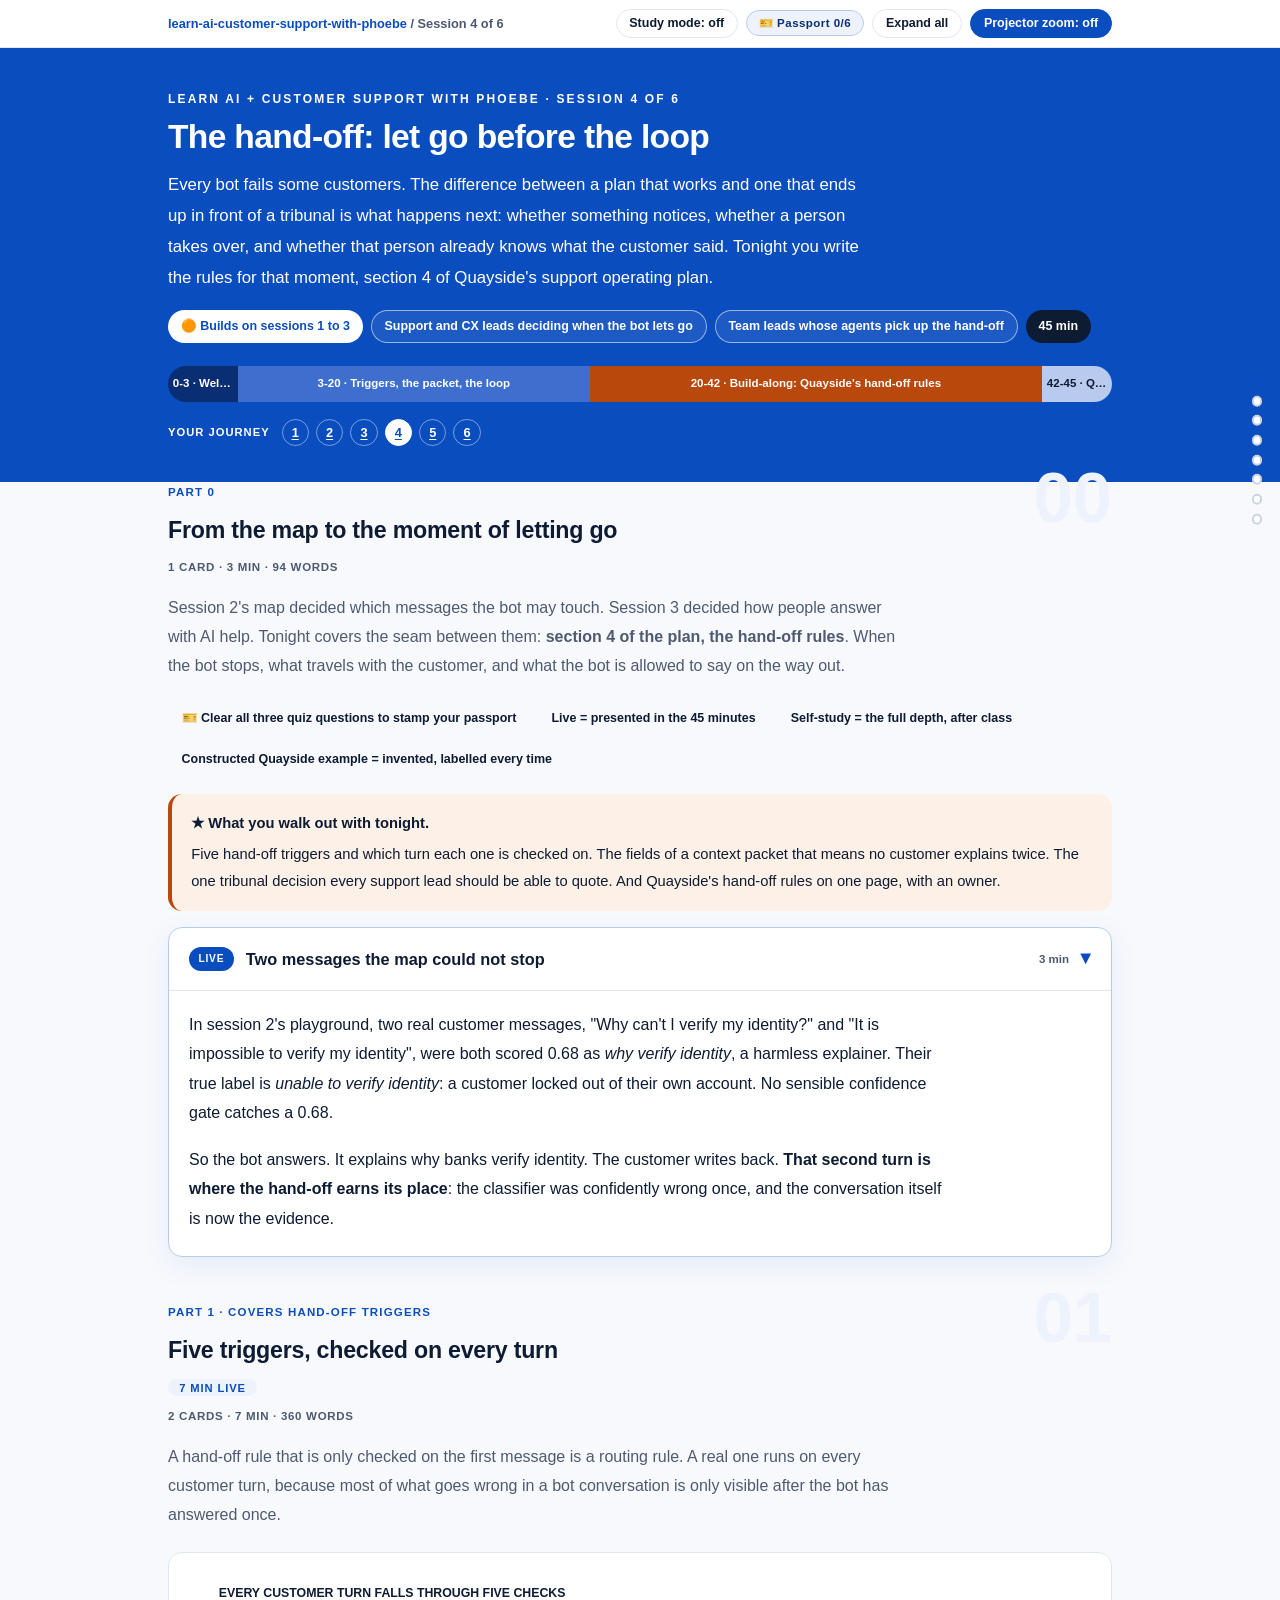
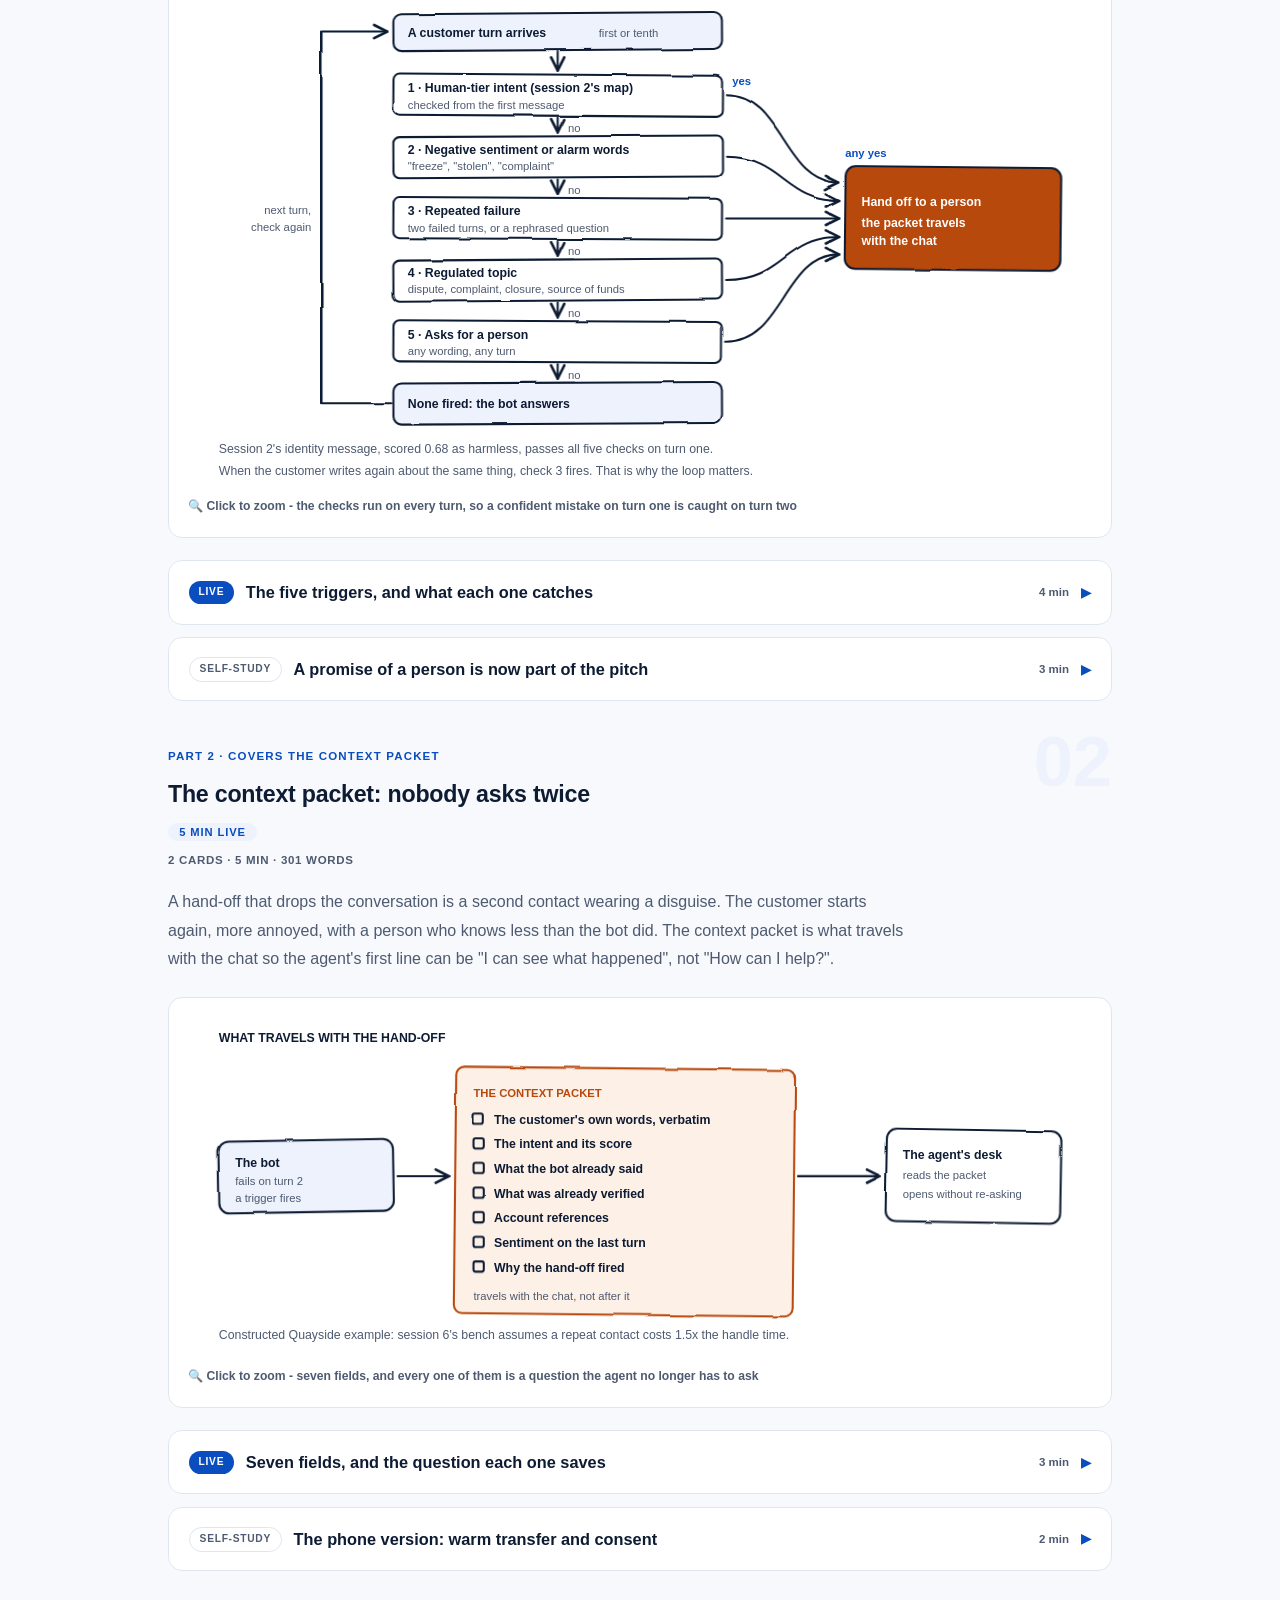
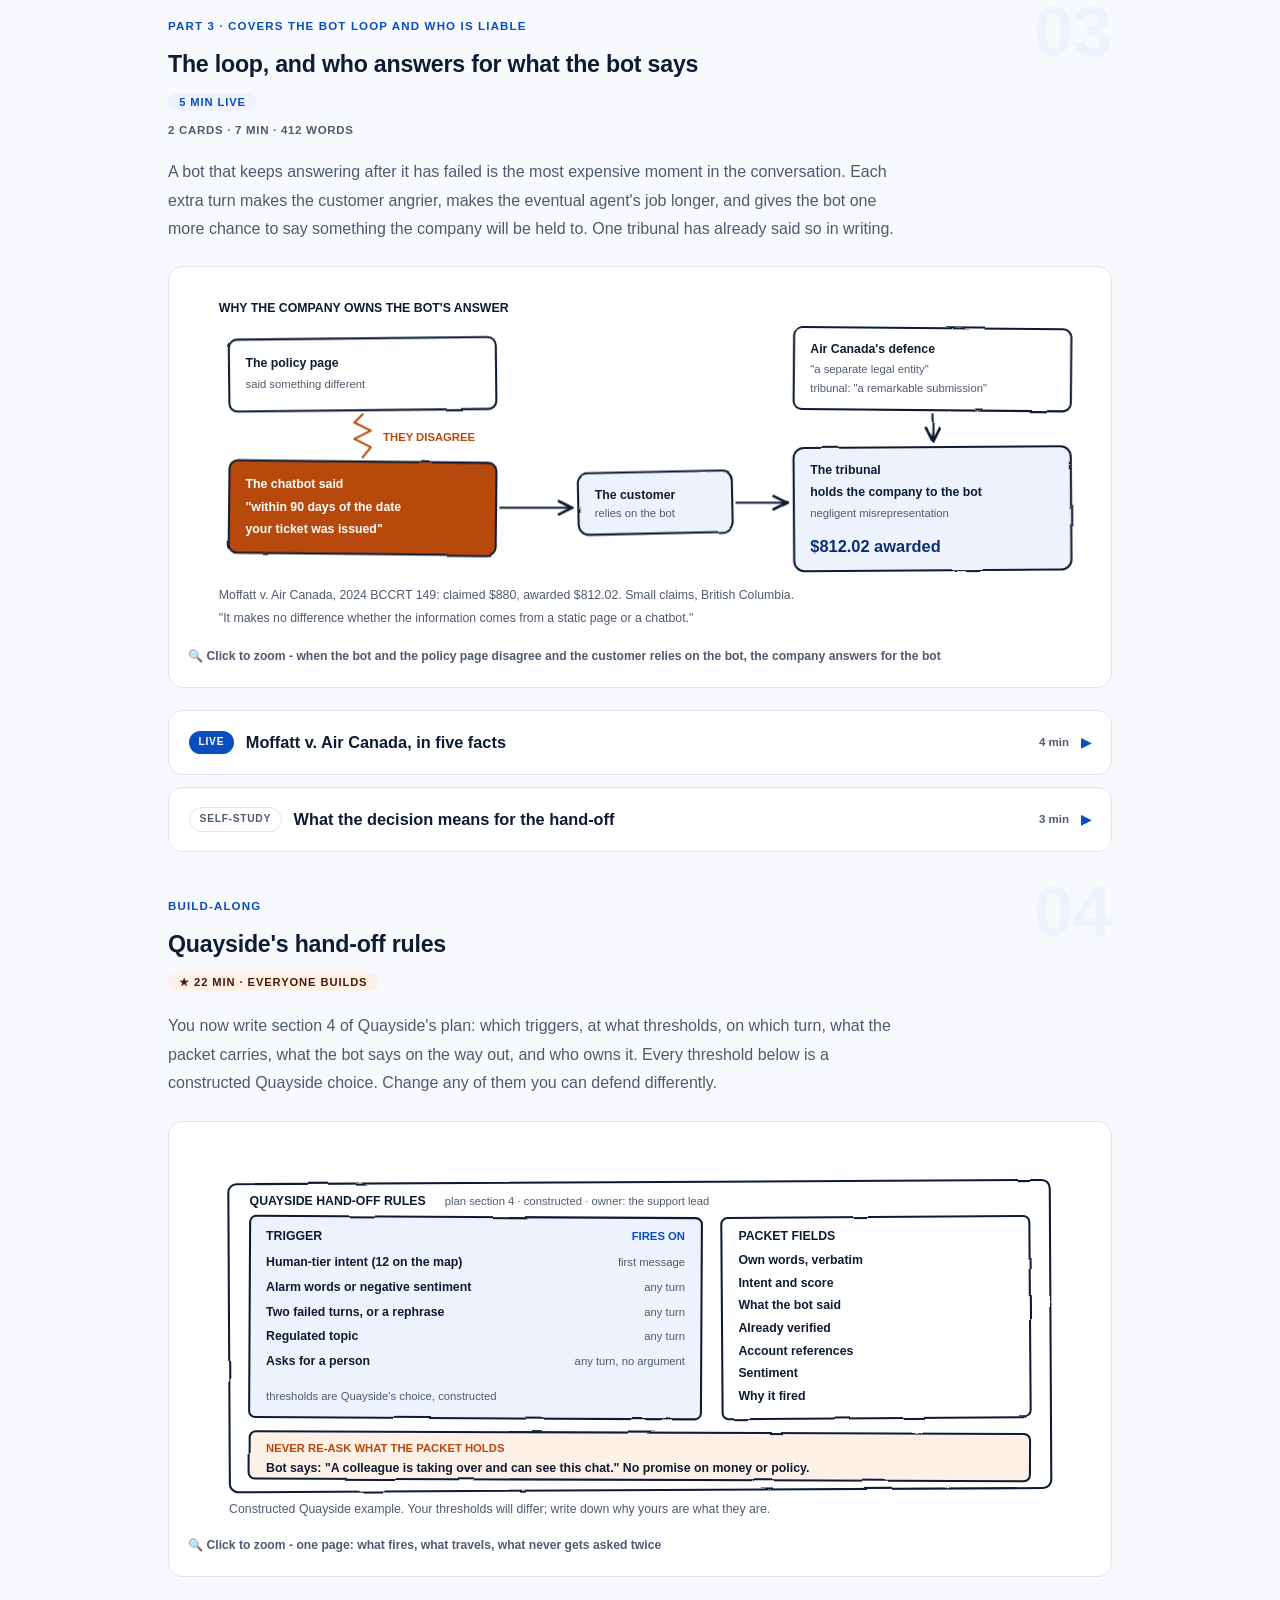
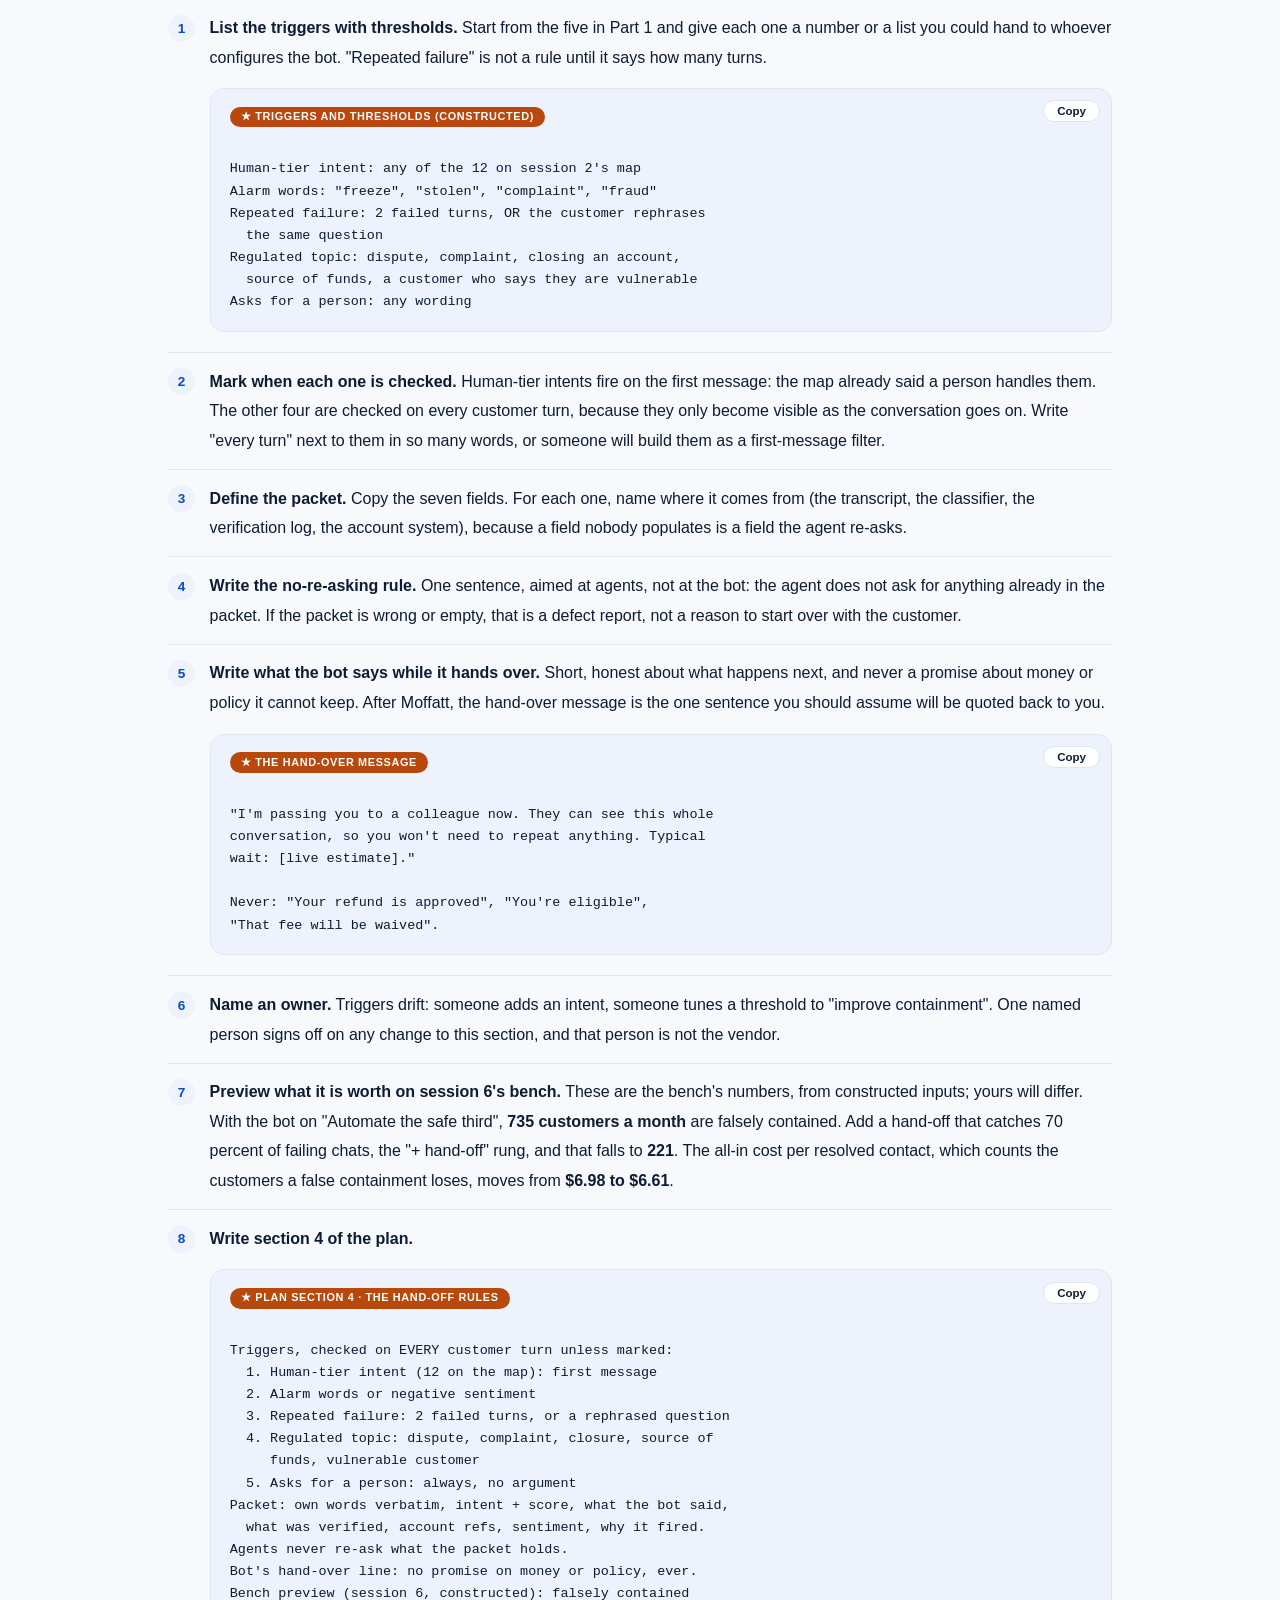
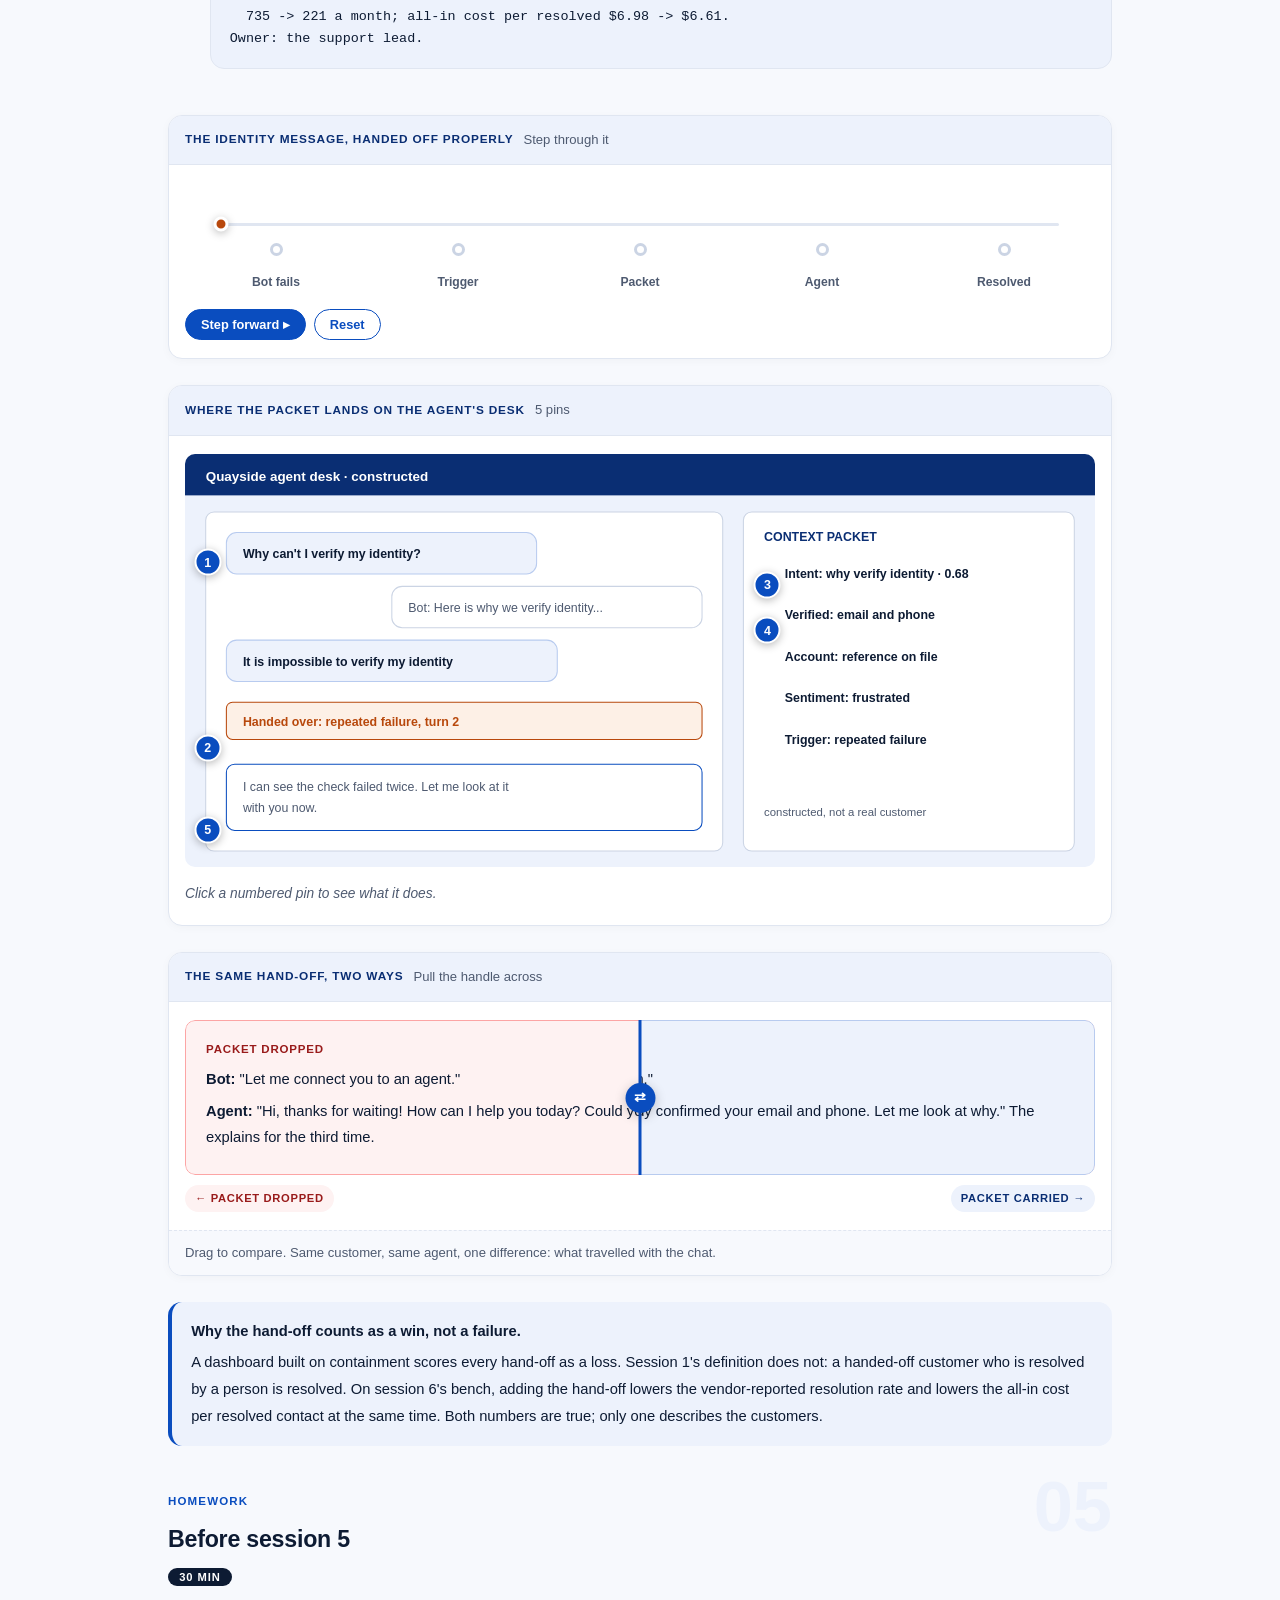
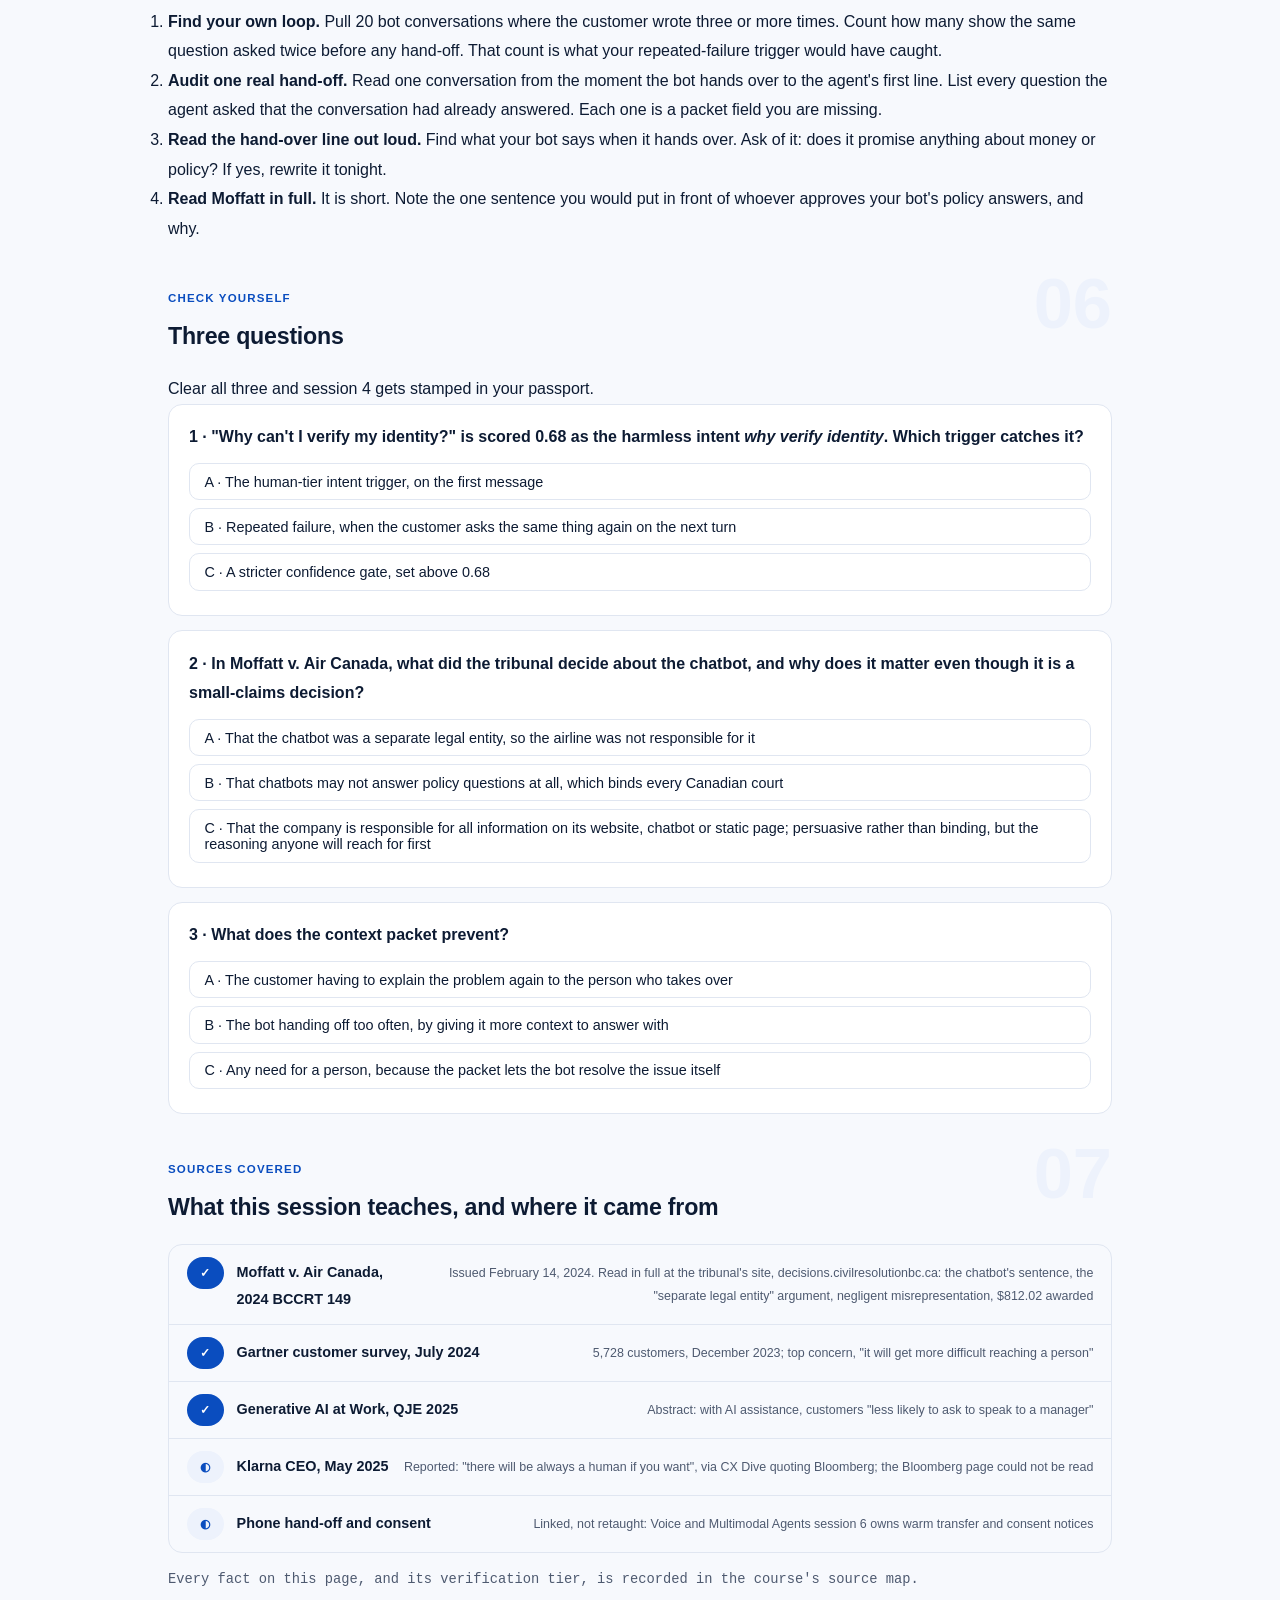
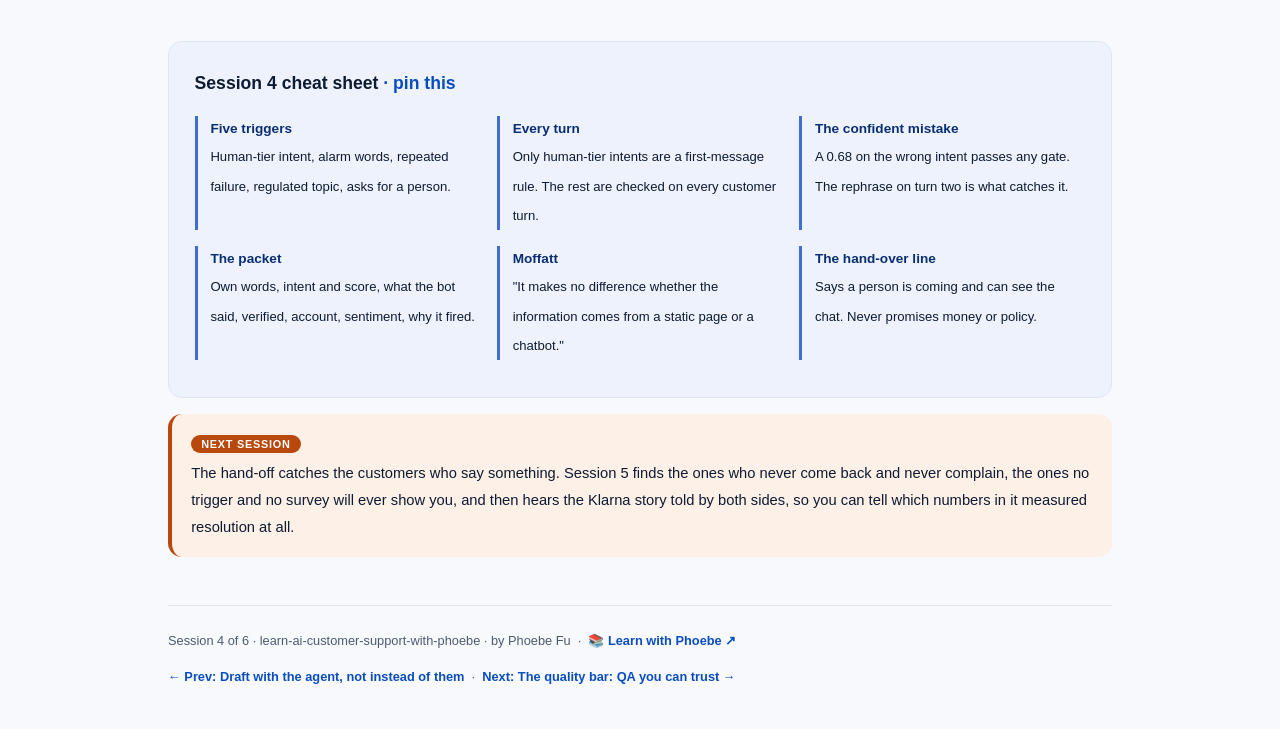
<file: courses/04-the-hand-off.html>
<!DOCTYPE html>
<html lang="en">
<head>
<meta charset="UTF-8">
<meta name="viewport" content="width=device-width, initial-scale=1.0">
<!-- social:start -->
<meta name="description" content="Session 4 of 6. Hand-off triggers checked on every customer turn, the context packet that stops a customer explaining twice, and Moffatt v. Air Canada: why a company answers for what its chatbot says.">
<meta property="og:type" content="article">
<meta property="og:site_name" content="Learn with Phoebe">
<meta property="og:title" content="The hand-off: let go before the loop - learn ai customer support with phoebe">
<meta property="og:description" content="Session 4 of 6. Five triggers, one packet, and the tribunal that held a company to its chatbot's answer.">
<meta property="og:url" content="https://phoebefu6.github.io/learn-ai-customer-support-with-phoebe/courses/04-the-hand-off.html">
<meta property="og:image" content="https://phoebefu6.github.io/learn-ai-customer-support-with-phoebe/assets/og-cover.png">
<meta property="og:image:width" content="1200">
<meta property="og:image:height" content="630">
<meta name="twitter:card" content="summary_large_image">
<meta name="twitter:title" content="The hand-off: let go before the loop - learn ai customer support with phoebe">
<meta name="twitter:description" content="Session 4 of 6. A bot that keeps answering after it has failed is the most expensive moment in the conversation.">
<meta name="twitter:image" content="https://phoebefu6.github.io/learn-ai-customer-support-with-phoebe/assets/og-cover.png">
<!-- social:end -->
<title>Session 4 · The hand-off: let go before the loop - learn ai customer support with phoebe</title>
<link rel="stylesheet" href="../assets/style.css?v=2">
</head>
<body>

<div class="toolbar">
  <div class="wrap">
    <span class="crumb"><a href="../index.html">learn-ai-customer-support-with-phoebe</a> / Session 4 of 6</span>
    <button class="btn" id="toggle-all" type="button">Expand all</button>
    <button class="btn primary" id="zoom-toggle" type="button">Projector zoom: off</button>
  </div>
</div>

<header class="masthead">
  <div class="wrap">
    <div class="eyebrow">Learn AI + Customer Support with Phoebe · Session 4 of 6</div>
    <h1>The hand-off: let go <span class="accent">before the loop</span></h1>
    <p class="sub">Every bot fails some customers. The difference between a plan that works and one that ends up in front of a tribunal is what happens next: whether something notices, whether a person takes over, and whether that person already knows what the customer said. Tonight you write the rules for that moment, section 4 of Quayside's support operating plan.</p>
    <div class="chip-row">
      <span class="chip level">🟠 Builds on sessions 1 to 3</span>
      <span class="chip audience">Support and CX leads deciding when the bot lets go</span>
      <span class="chip audience">Team leads whose agents pick up the hand-off</span>
      <span class="chip time">45 min</span>
    </div>
    <div class="agenda">
      <span class="a1" style="flex:3">0-3 · Welcome</span>
      <span class="a2" style="flex:17">3-20 · Triggers, the packet, the loop</span>
      <span class="a3" style="flex:22">20-42 · Build-along: Quayside's hand-off rules</span>
      <span class="a4" style="flex:3">42-45 · Q&amp;A</span>
    </div>
  </div>
</header>

<main class="wrap">

  <!-- ============ INTRO ============ -->
  <section class="section" id="intro">
    <div class="section-kicker">
      <span class="klabel">Part 0</span>
      <h2>From the map to the moment of letting go</h2>
    </div>
    <p class="lede">Session 2's map decided which messages the bot may touch. Session 3 decided how people answer with AI help. Tonight covers the seam between them: <strong>section 4 of the plan, the hand-off rules</strong>. When the bot stops, what travels with the customer, and what the bot is allowed to say on the way out.</p>

    <div class="legend">
      <span class="pill">🎫 Clear all three quiz questions to stamp your passport</span>
      <span class="pill">Live = presented in the 45 minutes</span>
      <span class="pill">Self-study = the full depth, after class</span>
      <span class="pill">Constructed Quayside example = invented, labelled every time</span>
    </div>

    <div class="callout win">
      <p><strong>★ What you walk out with tonight.</strong> Five hand-off triggers and which turn each one is checked on. The fields of a context packet that means no customer explains twice. The one tribunal decision every support lead should be able to quote. And Quayside's hand-off rules on one page, with an owner.</p>
    </div>

    <details class="card" open>
      <summary><span class="mode live">Live</span>Two messages the map could not stop<span class="mini">3 min</span><span class="caret">▶</span></summary>
      <div class="body">
        <p>In session 2's playground, two real customer messages, "Why can't I verify my identity?" and "It is impossible to verify my identity", were both scored 0.68 as <em>why verify identity</em>, a harmless explainer. Their true label is <em>unable to verify identity</em>: a customer locked out of their own account. No sensible confidence gate catches a 0.68.</p>
        <p>So the bot answers. It explains why banks verify identity. The customer writes back. <strong>That second turn is where the hand-off earns its place</strong>: the classifier was confidently wrong once, and the conversation itself is now the evidence.</p>
      </div>
    </details>
  </section>

  <!-- ============ PART 1 ============ -->
  <section class="section" id="part-1">
    <div class="section-kicker">
      <span class="klabel">Part 1 · covers hand-off triggers</span>
      <h2>Five triggers, checked on every turn</h2>
      <span class="tag concept">7 min live</span>
    </div>
    <p class="lede">A hand-off rule that is only checked on the first message is a routing rule. A real one runs on every customer turn, because most of what goes wrong in a bot conversation is only visible after the bot has answered once.</p>

    <figure class="zoomable">
      <svg viewBox="0 0 880 500" xmlns="http://www.w3.org/2000/svg" role="img" aria-label="Each customer turn passes five checks in order: human-tier intent, negative sentiment or alarm words, repeated failure, regulated topic, explicit ask for a person. Any yes hands the chat to a person with the context packet. If none fires, the bot answers and the next customer turn goes through all five checks again. The identity message scored 0.68 passes every check on turn one and is caught by repeated failure on turn two.">
        <defs>
          <filter id="s4aSk" x="-3%" y="-3%" width="106%" height="106%"><feTurbulence type="fractalNoise" baseFrequency="0.02" numOctaves="2" seed="41" result="n"/><feDisplacementMap in="SourceGraphic" in2="n" scale="2.4" xChannelSelector="R" yChannelSelector="G"/></filter>
          <marker id="s4aAr" viewBox="0 0 10 10" refX="9" refY="5" markerWidth="8" markerHeight="8" orient="auto"><path d="M1 1 L9 5 L1 9" fill="none" stroke="#0D1B33" stroke-width="1.6" stroke-linecap="round"/></marker>
        </defs>
        <style>
          .s4aH { font: 800 12px Inter, sans-serif; fill: #0D1B33; }
          .s4aL { font: 600 12px Inter, sans-serif; fill: #0D1B33; }
          .s4aS { font: 400 11px Inter, sans-serif; fill: #4E5A70; }
          .s4aW { font: 800 12px Inter, sans-serif; fill: #FFFFFF; }
          .s4aA { font: 700 11px Inter, sans-serif; fill: #0A4DBF; }
          .s4aN { font: 400 12px Inter, sans-serif; fill: #4E5A70; }
        </style>

        <text class="s4aH" x="30" y="24">EVERY CUSTOMER TURN FALLS THROUGH FIVE CHECKS</text>

        <g filter="url(#s4aSk)" fill="none" stroke="#0D1B33" stroke-width="2" stroke-linecap="round" stroke-linejoin="round">
          <rect x="200" y="40" width="320" height="36" rx="8" transform="rotate(-0.4 360 58)" fill="#EDF2FC"/>
          <path d="M360 78 L360 96" marker-end="url(#s4aAr)"/>
          <rect x="200" y="100" width="320" height="40" rx="6" transform="rotate(0.4 360 120)" fill="#FFFFFF"/>
          <path d="M360 142 L360 156" marker-end="url(#s4aAr)"/>
          <rect x="200" y="160" width="320" height="40" rx="6" transform="rotate(-0.3 360 180)" fill="#FFFFFF"/>
          <path d="M360 202 L360 216" marker-end="url(#s4aAr)"/>
          <rect x="200" y="220" width="320" height="40" rx="6" transform="rotate(0.3 360 240)" fill="#FFFFFF"/>
          <path d="M360 262 L360 276" marker-end="url(#s4aAr)"/>
          <rect x="200" y="280" width="320" height="40" rx="6" transform="rotate(-0.4 360 300)" fill="#FFFFFF"/>
          <path d="M360 322 L360 336" marker-end="url(#s4aAr)"/>
          <rect x="200" y="340" width="320" height="40" rx="6" transform="rotate(0.3 360 360)" fill="#FFFFFF"/>
          <path d="M360 382 L360 396" marker-end="url(#s4aAr)"/>
          <rect x="200" y="400" width="320" height="40" rx="8" transform="rotate(-0.3 360 420)" fill="#EDF2FC"/>
          <path d="M198 420 L130 420 L130 58 L194 58" marker-end="url(#s4aAr)"/>
          <path d="M524 120 C580 120 580 205 634 205" marker-end="url(#s4aAr)"/>
          <path d="M524 180 C580 180 580 222 634 222" marker-end="url(#s4aAr)"/>
          <path d="M524 240 L634 240" marker-end="url(#s4aAr)"/>
          <path d="M524 300 C580 300 580 258 634 258" marker-end="url(#s4aAr)"/>
          <path d="M524 360 C580 360 580 275 634 275" marker-end="url(#s4aAr)"/>
          <rect x="640" y="190" width="210" height="100" rx="10" transform="rotate(0.6 745 240)" fill="#B8480C"/>
        </g>

        <text class="s4aL" x="214" y="63">A customer turn arrives</text>
        <text class="s4aS" x="400" y="63">first or tenth</text>

        <text class="s4aL" x="214" y="117">1 · Human-tier intent (session 2's map)</text>
        <text class="s4aS" x="214" y="133">checked from the first message</text>
        <text class="s4aL" x="214" y="177">2 · Negative sentiment or alarm words</text>
        <text class="s4aS" x="214" y="193">"freeze", "stolen", "complaint"</text>
        <text class="s4aL" x="214" y="237">3 · Repeated failure</text>
        <text class="s4aS" x="214" y="253">two failed turns, or a rephrased question</text>
        <text class="s4aL" x="214" y="297">4 · Regulated topic</text>
        <text class="s4aS" x="214" y="313">dispute, complaint, closure, source of funds</text>
        <text class="s4aL" x="214" y="357">5 · Asks for a person</text>
        <text class="s4aS" x="214" y="373">any wording, any turn</text>
        <text class="s4aL" x="214" y="425">None fired: the bot answers</text>

        <text class="s4aS" x="370" y="156">no</text>
        <text class="s4aS" x="370" y="216">no</text>
        <text class="s4aS" x="370" y="276">no</text>
        <text class="s4aS" x="370" y="336">no</text>
        <text class="s4aS" x="370" y="396">no</text>
        <text class="s4aA" x="530" y="110">yes</text>
        <text class="s4aA" x="640" y="180">any yes</text>

        <text class="s4aW" x="656" y="228">Hand off to a person</text>
        <text class="s4aW" x="656" y="248">the packet travels</text>
        <text class="s4aW" x="656" y="266">with the chat</text>

        <text class="s4aS" x="120" y="236" text-anchor="end">next turn,</text>
        <text class="s4aS" x="120" y="252" text-anchor="end">check again</text>

        <text class="s4aN" x="30" y="468">Session 2's identity message, scored 0.68 as harmless, passes all five checks on turn one.</text>
        <text class="s4aN" x="30" y="490">When the customer writes again about the same thing, check 3 fires. That is why the loop matters.</text>
      </svg>
      <figcaption>🔍 Click to zoom - the checks run on every turn, so a confident mistake on turn one is caught on turn two</figcaption>
    </figure>

    <details class="card">
      <summary><span class="mode live">Live</span>The five triggers, and what each one catches<span class="mini">4 min</span><span class="caret">▶</span></summary>
      <div class="body">
        <table class="clean">
          <tr><th>Trigger</th><th>What it catches</th><th>When it is checked</th></tr>
          <tr><td><strong>Human-tier intent</strong></td><td>Anything session 2's map put in the human column: lost or stolen cards, charges twice, identity lockouts</td><td>From the first message</td></tr>
          <tr><td><strong>Negative sentiment or alarm words</strong></td><td>"freeze", "stolen", "complaint", and a customer whose tone has turned</td><td>Every turn</td></tr>
          <tr><td><strong>Repeated failure</strong></td><td>The bot has failed twice, or the customer rephrases the same question</td><td>Every turn after the first answer</td></tr>
          <tr><td><strong>Regulated topic</strong></td><td>Disputes, complaints, closing an account, source of funds, a vulnerable customer</td><td>Every turn</td></tr>
          <tr><td><strong>Explicit ask for a person</strong></td><td>"Can I talk to someone", in any wording</td><td>Every turn, no argument</td></tr>
        </table>
        <p>Notice which trigger catches the identity message. Not the intent: the classifier got that wrong with confidence. Not a threshold: 0.68 passes any sensible gate. <strong>Repeated failure</strong> catches it, because a customer who asks the same thing twice has told you the first answer did not work. The classifier can be wrong; the conversation is evidence.</p>
        <div class="callout example">
          <span class="ex-pill">Real world</span>
          <p>When Gartner surveyed 5,728 customers in December 2023, it reported in July 2024 that the top concern about AI in service was that "it will get more difficult reaching a person". The explicit-ask trigger is the direct answer to that fear, which is why it fires every time, with no attempt to talk the customer out of it.</p>
        </div>
      </div>
    </details>

    <details class="card">
      <summary><span class="mode self">Self-study</span>A promise of a person is now part of the pitch<span class="mini">3 min</span><span class="caret">▶</span></summary>
      <div class="body">
        <p>In May 2025, Klarna's chief executive Sebastian Siemiatkowski reportedly said that "there will be always a human if you want". This is reported: CX Dive quoted it from Bloomberg, whose page could not be read. The same report quotes him saying that cost had been "a too predominant evaluation factor" and that the result was "lower quality".</p>
        <p>Whatever you make of the Klarna story, and session 5 lays out both sides, the sentence is a product promise. A promise of a person is only true if a trigger fires on the ask and an agent is there to take it. That makes trigger 5 a staffing decision as much as a bot setting, and session 6 prices it.</p>
        <p>Banking-specific rules on complaints handling and timelines vary by jurisdiction and are not taught here. They appear only as the reason "regulated topic" is a trigger category: when a topic has a legal clock, a person starts it.</p>
      </div>
    </details>
  </section>

  <!-- ============ PART 2 ============ -->
  <section class="section" id="part-2">
    <div class="section-kicker">
      <span class="klabel">Part 2 · covers the context packet</span>
      <h2>The context packet: nobody asks twice</h2>
      <span class="tag concept">5 min live</span>
    </div>
    <p class="lede">A hand-off that drops the conversation is a second contact wearing a disguise. The customer starts again, more annoyed, with a person who knows less than the bot did. The context packet is what travels with the chat so the agent's first line can be "I can see what happened", not "How can I help?".</p>

    <figure class="zoomable">
      <svg viewBox="0 0 880 330" xmlns="http://www.w3.org/2000/svg" role="img" aria-label="When the bot fails on turn two and a trigger fires, a context packet travels from the bot to the agent's desk. Its seven fields: the customer's own words verbatim, the intent and its score, what the bot already said, what was already verified, account references, sentiment on the last turn, and why the hand-off fired.">
        <defs>
          <filter id="s4bSk" x="-3%" y="-3%" width="106%" height="106%"><feTurbulence type="fractalNoise" baseFrequency="0.02" numOctaves="2" seed="43" result="n"/><feDisplacementMap in="SourceGraphic" in2="n" scale="2.4" xChannelSelector="R" yChannelSelector="G"/></filter>
          <marker id="s4bAr" viewBox="0 0 10 10" refX="9" refY="5" markerWidth="8" markerHeight="8" orient="auto"><path d="M1 1 L9 5 L1 9" fill="none" stroke="#0D1B33" stroke-width="1.6" stroke-linecap="round"/></marker>
        </defs>
        <style>
          .s4bH { font: 800 12px Inter, sans-serif; fill: #0D1B33; }
          .s4bL { font: 600 12px Inter, sans-serif; fill: #0D1B33; }
          .s4bS { font: 400 11px Inter, sans-serif; fill: #4E5A70; }
          .s4bB { font: 800 11px Inter, sans-serif; fill: #B8480C; }
          .s4bN { font: 400 12px Inter, sans-serif; fill: #4E5A70; }
        </style>

        <text class="s4bH" x="30" y="24">WHAT TRAVELS WITH THE HAND-OFF</text>

        <g filter="url(#s4bSk)" fill="none" stroke="#0D1B33" stroke-width="2" stroke-linecap="round" stroke-linejoin="round">
          <rect x="30" y="120" width="170" height="70" rx="10" transform="rotate(-1 115 155)" fill="#EDF2FC"/>
          <path d="M204 155 L254 155" marker-end="url(#s4bAr)"/>
          <rect x="260" y="50" width="330" height="240" rx="8" transform="rotate(0.6 425 170)" fill="#FDF0E6" stroke="#B8480C"/>
          <rect x="278" y="94" width="10" height="10" rx="2"/>
          <rect x="278" y="118" width="10" height="10" rx="2"/>
          <rect x="278" y="142" width="10" height="10" rx="2"/>
          <rect x="278" y="166" width="10" height="10" rx="2"/>
          <rect x="278" y="190" width="10" height="10" rx="2"/>
          <rect x="278" y="214" width="10" height="10" rx="2"/>
          <rect x="278" y="238" width="10" height="10" rx="2"/>
          <path d="M594 155 L674 155" marker-end="url(#s4bAr)"/>
          <rect x="680" y="110" width="170" height="90" rx="10" transform="rotate(1 765 155)" fill="#FFFFFF"/>
        </g>

        <text class="s4bH" x="46" y="146">The bot</text>
        <text class="s4bS" x="46" y="164">fails on turn 2</text>
        <text class="s4bS" x="46" y="180">a trigger fires</text>

        <text class="s4bB" x="278" y="78">THE CONTEXT PACKET</text>
        <text class="s4bL" x="298" y="104">The customer's own words, verbatim</text>
        <text class="s4bL" x="298" y="128">The intent and its score</text>
        <text class="s4bL" x="298" y="152">What the bot already said</text>
        <text class="s4bL" x="298" y="176">What was already verified</text>
        <text class="s4bL" x="298" y="200">Account references</text>
        <text class="s4bL" x="298" y="224">Sentiment on the last turn</text>
        <text class="s4bL" x="298" y="248">Why the hand-off fired</text>
        <text class="s4bS" x="278" y="276">travels with the chat, not after it</text>

        <text class="s4bH" x="696" y="138">The agent's desk</text>
        <text class="s4bS" x="696" y="158">reads the packet</text>
        <text class="s4bS" x="696" y="176">opens without re-asking</text>

        <text class="s4bN" x="30" y="314">Constructed Quayside example: session 6's bench assumes a repeat contact costs 1.5x the handle time.</text>
      </svg>
      <figcaption>🔍 Click to zoom - seven fields, and every one of them is a question the agent no longer has to ask</figcaption>
    </figure>

    <details class="card">
      <summary><span class="mode live">Live</span>Seven fields, and the question each one saves<span class="mini">3 min</span><span class="caret">▶</span></summary>
      <div class="body">
        <table class="clean">
          <tr><th>Field</th><th>The question it saves</th></tr>
          <tr><td><strong>The customer's own words</strong></td><td>"Can you describe the problem?" Verbatim, not the bot's summary, because the summary is where a misreading hides</td></tr>
          <tr><td><strong>Intent and its score</strong></td><td>"What is this about?" And it shows the agent when the bot was confidently wrong, like the 0.68</td></tr>
          <tr><td><strong>What the bot already said</strong></td><td>Stops the agent repeating the answer that already failed</td></tr>
          <tr><td><strong>What was already verified</strong></td><td>"Can you confirm your details?" asked a second time</td></tr>
          <tr><td><strong>Account references</strong></td><td>"Which card, which payment?"</td></tr>
          <tr><td><strong>Sentiment</strong></td><td>Tells the agent to open with an apology rather than a greeting</td></tr>
          <tr><td><strong>Why the hand-off fired</strong></td><td>Tells the agent what kind of conversation this is before reading a word of it</td></tr>
        </table>
        <p>In Quayside's constructed model, the one session 6 prices, a customer who has to explain again takes <strong>1.5 times the normal handle time</strong>. That multiplier is constructed and labelled so on the bench; your numbers will differ. The direction is not in doubt: every field the packet carries is a minute the agent does not spend rebuilding the conversation.</p>
        <div class="callout example">
          <span class="ex-pill">Real world</span>
          <p>The strongest field evidence on AI in support is about agents, not bots. Brynjolfsson, Li and Raymond's study, published in the Quarterly Journal of Economics in 2025, reports that with AI assistance "customers are more polite and less likely to ask to speak to a manager". An agent who starts with the full context is in the same position: the escalation the customer was building towards never needs to happen.</p>
        </div>
      </div>
    </details>

    <details class="card">
      <summary><span class="mode self">Self-study</span>The phone version: warm transfer and consent<span class="mini">2 min</span><span class="caret">▶</span></summary>
      <div class="body">
        <p>Everything here is written for chat and email, which carry Quayside's volume. On a call, the hand-off becomes a warm transfer, and the packet has to reach the agent before the customer does, along with the consent notices a recorded or AI-handled call needs. That is taught in full in <a href="https://phoebefu6.github.io/learn-voice-multimodal-agents-with-phoebe/courses/06-shipping-the-call.html">Voice and Multimodal Agents, session 6 ↗</a>. The packet fields above carry over unchanged.</p>
      </div>
    </details>
  </section>

  <!-- ============ PART 3 ============ -->
  <section class="section" id="part-3">
    <div class="section-kicker">
      <span class="klabel">Part 3 · covers the bot loop and who is liable</span>
      <h2>The loop, and who answers for what the bot says</h2>
      <span class="tag concept">5 min live</span>
    </div>
    <p class="lede">A bot that keeps answering after it has failed is the most expensive moment in the conversation. Each extra turn makes the customer angrier, makes the eventual agent's job longer, and gives the bot one more chance to say something the company will be held to. One tribunal has already said so in writing.</p>

    <figure class="zoomable">
      <svg viewBox="0 0 880 340" xmlns="http://www.w3.org/2000/svg" role="img" aria-label="Moffatt v. Air Canada. The chatbot told the customer to submit for a reduced bereavement rate within 90 days of the date the ticket was issued; the policy page said something different. The customer relied on the chatbot. Air Canada argued the chatbot was a separate legal entity, which the tribunal called a remarkable submission. The tribunal held the company to the chatbot's answer for negligent misrepresentation and awarded 812.02 dollars of the 880 claimed.">
        <defs>
          <filter id="s4cSk" x="-3%" y="-3%" width="106%" height="106%"><feTurbulence type="fractalNoise" baseFrequency="0.02" numOctaves="2" seed="47" result="n"/><feDisplacementMap in="SourceGraphic" in2="n" scale="2.4" xChannelSelector="R" yChannelSelector="G"/></filter>
          <marker id="s4cAr" viewBox="0 0 10 10" refX="9" refY="5" markerWidth="8" markerHeight="8" orient="auto"><path d="M1 1 L9 5 L1 9" fill="none" stroke="#0D1B33" stroke-width="1.6" stroke-linecap="round"/></marker>
        </defs>
        <style>
          .s4cH { font: 800 12px Inter, sans-serif; fill: #0D1B33; }
          .s4cL { font: 600 12px Inter, sans-serif; fill: #0D1B33; }
          .s4cS { font: 400 11px Inter, sans-serif; fill: #4E5A70; }
          .s4cB { font: 800 11px Inter, sans-serif; fill: #B8480C; }
          .s4cV { font: 800 16px Inter, sans-serif; fill: #0A2E73; }
          .s4cW { font: 800 12px Inter, sans-serif; fill: #FFFFFF; }
          .s4cN { font: 400 12px Inter, sans-serif; fill: #4E5A70; }
        </style>

        <text class="s4cH" x="30" y="24">WHY THE COMPANY OWNS THE BOT'S ANSWER</text>

        <g filter="url(#s4cSk)" fill="none" stroke="#0D1B33" stroke-width="2" stroke-linecap="round" stroke-linejoin="round">
          <rect x="40" y="50" width="260" height="70" rx="8" transform="rotate(-0.6 170 85)" fill="#FFFFFF"/>
          <path d="M170 124 L162 132 L178 140 L162 148 L178 156 L170 166" stroke="#B8480C"/>
          <rect x="40" y="170" width="260" height="90" rx="8" transform="rotate(0.6 170 215)" fill="#B8480C"/>
          <path d="M304 215 L374 215" marker-end="url(#s4cAr)"/>
          <rect x="380" y="180" width="150" height="60" rx="10" transform="rotate(-1.2 455 210)" fill="#EDF2FC"/>
          <path d="M534 210 L584 210" marker-end="url(#s4cAr)"/>
          <rect x="590" y="40" width="270" height="80" rx="8" transform="rotate(0.5 725 80)" fill="#FFFFFF"/>
          <path d="M725 124 L725 150" marker-end="url(#s4cAr)"/>
          <rect x="590" y="156" width="270" height="120" rx="10" transform="rotate(-0.4 725 216)" fill="#EDF2FC"/>
        </g>

        <text class="s4cL" x="56" y="78">The policy page</text>
        <text class="s4cS" x="56" y="98">said something different</text>
        <text class="s4cB" x="190" y="150">THEY DISAGREE</text>

        <text class="s4cW" x="56" y="196">The chatbot said</text>
        <text class="s4cW" x="56" y="218">"within 90 days of the date</text>
        <text class="s4cW" x="56" y="240">your ticket was issued"</text>

        <text class="s4cL" x="396" y="206">The customer</text>
        <text class="s4cS" x="396" y="224">relies on the bot</text>

        <text class="s4cL" x="606" y="64">Air Canada's defence</text>
        <text class="s4cS" x="606" y="84">"a separate legal entity"</text>
        <text class="s4cS" x="606" y="102">tribunal: "a remarkable submission"</text>

        <text class="s4cH" x="606" y="182">The tribunal</text>
        <text class="s4cL" x="606" y="204">holds the company to the bot</text>
        <text class="s4cS" x="606" y="224">negligent misrepresentation</text>
        <text class="s4cV" x="606" y="258">$812.02 awarded</text>

        <text class="s4cN" x="30" y="304">Moffatt v. Air Canada, 2024 BCCRT 149: claimed $880, awarded $812.02. Small claims, British Columbia.</text>
        <text class="s4cN" x="30" y="326">"It makes no difference whether the information comes from a static page or a chatbot."</text>
      </svg>
      <figcaption>🔍 Click to zoom - when the bot and the policy page disagree and the customer relies on the bot, the company answers for the bot</figcaption>
    </figure>

    <details class="card">
      <summary><span class="mode live">Live</span>Moffatt v. Air Canada, in five facts<span class="mini">4 min</span><span class="caret">▶</span></summary>
      <div class="body">
        <p>The decision was issued on February 14, 2024 by British Columbia's Civil Resolution Tribunal, cited as 2024 BCCRT 149. A customer asked Air Canada's website chatbot about bereavement fares. The chatbot said:</p>
        <div class="prompt-box bad">
          <span class="label">The chatbot's answer, as quoted in the decision</span>
"If you need to travel immediately or have already travelled and
would like to submit your ticket for a reduced bereavement rate,
kindly do so within 90 days of the date your ticket was issued"
        </div>
        <p>The customer relied on that answer. Air Canada argued, in the tribunal's words, that "the chatbot is a separate legal entity that is responsible for its own actions. This is a remarkable submission." The tribunal went on: "It should be obvious to Air Canada that it is responsible for all the information on its website. It makes no difference whether the information comes from a static page or a chatbot."</p>
        <p>The finding was <strong>negligent misrepresentation</strong>: "Air Canada did not take reasonable care to ensure its chatbot was accurate." The customer claimed $880 and was awarded <strong>$812.02</strong>: $650.88 in damages, $36.14 in pre-judgment interest and $125 in tribunal fees, in Canadian dollars.</p>
        <div class="callout example">
          <span class="ex-pill">Real world</span>
          <p>This is a <strong>small-claims tribunal decision in British Columbia</strong>. It is persuasive, not binding precedent anywhere else, and the amount is small. It matters anyway, because the reasoning is the one any customer, regulator or journalist will reach for first: the chatbot is the company, speaking. Read it in full at the tribunal's own site: <a href="https://decisions.civilresolutionbc.ca/crt/crtd/en/item/525448/index.do">Moffatt v. Air Canada, 2024 BCCRT 149 ↗</a>.</p>
        </div>
      </div>
    </details>

    <details class="card">
      <summary><span class="mode self">Self-study</span>What the decision means for the hand-off<span class="mini">3 min</span><span class="caret">▶</span></summary>
      <div class="body">
        <p>Three operating consequences follow, none of them legal advice:</p>
        <ul>
          <li><strong>Policy questions with money attached are a trigger, not a topic.</strong> Refunds, fees, eligibility: if a wrong answer is a promise the company may be held to, the bot hands off or quotes the policy page word for word.</li>
          <li><strong>The bot's last message is a statement too.</strong> What the bot says while handing over must never promise an outcome on money or policy. "A colleague will look at your refund" is safe; "you will get your refund" is a commitment.</li>
          <li><strong>The loop multiplies exposure.</strong> Every extra turn after the bot has failed is another chance to say something like the sentence above. Repeated failure is the trigger that closes the loop.</li>
        </ul>
        <p>Whether the bot's answers are grounded in the help centre in the first place belongs to session 3's assist rules and to <a href="https://phoebefu6.github.io/learn-rag-with-phoebe/courses/b7-grounding-citations.html">RAG: grounding and citations ↗</a>. The hand-off is the safety net under that, not a replacement for it.</p>
      </div>
    </details>
  </section>

  <!-- ============ DEMO ============ -->
  <section class="section" id="demo-1">
    <div class="section-kicker">
      <span class="klabel">Build-along</span>
      <h2>Quayside's hand-off rules</h2>
      <span class="tag demo">★ 22 min · everyone builds</span>
    </div>
    <p class="lede">You now write section 4 of Quayside's plan: which triggers, at what thresholds, on which turn, what the packet carries, what the bot says on the way out, and who owns it. Every threshold below is a constructed Quayside choice. Change any of them you can defend differently.</p>

    <figure class="zoomable">
      <svg viewBox="0 0 880 374" xmlns="http://www.w3.org/2000/svg" role="img" aria-label="Quayside's hand-off rules as a one-page card. Left: five triggers and when each fires; human-tier intent from the first message, the other four on any turn. Right: seven packet fields. Bottom: the never re-ask rule and what the bot says while handing over, with no promise on money or policy. Owner: the support lead.">
        <defs>
          <filter id="s4dSk" x="-3%" y="-3%" width="106%" height="106%"><feTurbulence type="fractalNoise" baseFrequency="0.02" numOctaves="2" seed="53" result="n"/><feDisplacementMap in="SourceGraphic" in2="n" scale="2.4" xChannelSelector="R" yChannelSelector="G"/></filter>
        </defs>
        <style>
          .s4dH { font: 800 12px Inter, sans-serif; fill: #0D1B33; }
          .s4dL { font: 600 12px Inter, sans-serif; fill: #0D1B33; }
          .s4dS { font: 400 11px Inter, sans-serif; fill: #4E5A70; }
          .s4dB { font: 800 11px Inter, sans-serif; fill: #B8480C; }
          .s4dA { font: 700 11px Inter, sans-serif; fill: #0A4DBF; }
          .s4dN { font: 400 12px Inter, sans-serif; fill: #4E5A70; }
        </style>

        <g filter="url(#s4dSk)" fill="none" stroke="#0D1B33" stroke-width="2" stroke-linecap="round" stroke-linejoin="round">
          <rect x="40" y="40" width="800" height="300" rx="8" transform="rotate(-0.3 440 190)" fill="#FFFFFF"/>
          <rect x="60" y="74" width="440" height="196" rx="6" transform="rotate(0.3 280 172)" fill="#EDF2FC"/>
          <rect x="520" y="74" width="300" height="196" rx="6" transform="rotate(-0.4 670 172)" fill="#FFFFFF"/>
          <rect x="60" y="284" width="760" height="46" rx="6" transform="rotate(0.2 440 307)" fill="#FDF0E6"/>
        </g>

        <text class="s4dH" x="60" y="62">QUAYSIDE HAND-OFF RULES</text>
        <text class="s4dS" x="250" y="62">plan section 4 · constructed · owner: the support lead</text>

        <text class="s4dH" x="76" y="96">TRIGGER</text>
        <text class="s4dA" x="484" y="96" text-anchor="end">FIRES ON</text>
        <text class="s4dL" x="76" y="122">Human-tier intent (12 on the map)</text>
        <text class="s4dS" x="484" y="122" text-anchor="end">first message</text>
        <text class="s4dL" x="76" y="146">Alarm words or negative sentiment</text>
        <text class="s4dS" x="484" y="146" text-anchor="end">any turn</text>
        <text class="s4dL" x="76" y="170">Two failed turns, or a rephrase</text>
        <text class="s4dS" x="484" y="170" text-anchor="end">any turn</text>
        <text class="s4dL" x="76" y="194">Regulated topic</text>
        <text class="s4dS" x="484" y="194" text-anchor="end">any turn</text>
        <text class="s4dL" x="76" y="218">Asks for a person</text>
        <text class="s4dS" x="484" y="218" text-anchor="end">any turn, no argument</text>
        <text class="s4dS" x="76" y="252">thresholds are Quayside's choice, constructed</text>

        <text class="s4dH" x="536" y="96">PACKET FIELDS</text>
        <text class="s4dL" x="536" y="120">Own words, verbatim</text>
        <text class="s4dL" x="536" y="142">Intent and score</text>
        <text class="s4dL" x="536" y="164">What the bot said</text>
        <text class="s4dL" x="536" y="186">Already verified</text>
        <text class="s4dL" x="536" y="208">Account references</text>
        <text class="s4dL" x="536" y="230">Sentiment</text>
        <text class="s4dL" x="536" y="252">Why it fired</text>

        <text class="s4dB" x="76" y="303">NEVER RE-ASK WHAT THE PACKET HOLDS</text>
        <text class="s4dL" x="76" y="322">Bot says: "A colleague is taking over and can see this chat." No promise on money or policy.</text>

        <text class="s4dN" x="40" y="362">Constructed Quayside example. Your thresholds will differ; write down why yours are what they are.</text>
      </svg>
      <figcaption>🔍 Click to zoom - one page: what fires, what travels, what never gets asked twice</figcaption>
    </figure>

    <div class="steps">
      <div class="step"><p><strong>List the triggers with thresholds.</strong> Start from the five in Part 1 and give each one a number or a list you could hand to whoever configures the bot. "Repeated failure" is not a rule until it says how many turns.</p>
        <div class="prompt-box good"><span class="label">★ Triggers and thresholds (constructed)</span>
Human-tier intent: any of the 12 on session 2's map
Alarm words: "freeze", "stolen", "complaint", "fraud"
Repeated failure: 2 failed turns, OR the customer rephrases
  the same question
Regulated topic: dispute, complaint, closing an account,
  source of funds, a customer who says they are vulnerable
Asks for a person: any wording</div></div>
      <div class="step"><p><strong>Mark when each one is checked.</strong> Human-tier intents fire on the first message: the map already said a person handles them. The other four are checked on every customer turn, because they only become visible as the conversation goes on. Write "every turn" next to them in so many words, or someone will build them as a first-message filter.</p></div>
      <div class="step"><p><strong>Define the packet.</strong> Copy the seven fields. For each one, name where it comes from (the transcript, the classifier, the verification log, the account system), because a field nobody populates is a field the agent re-asks.</p></div>
      <div class="step"><p><strong>Write the no-re-asking rule.</strong> One sentence, aimed at agents, not at the bot: the agent does not ask for anything already in the packet. If the packet is wrong or empty, that is a defect report, not a reason to start over with the customer.</p></div>
      <div class="step"><p><strong>Write what the bot says while it hands over.</strong> Short, honest about what happens next, and never a promise about money or policy it cannot keep. After Moffatt, the hand-over message is the one sentence you should assume will be quoted back to you.</p>
        <div class="prompt-box good"><span class="label">★ The hand-over message</span>
"I'm passing you to a colleague now. They can see this whole
conversation, so you won't need to repeat anything. Typical
wait: [live estimate]."

Never: "Your refund is approved", "You're eligible",
"That fee will be waived".</div></div>
      <div class="step"><p><strong>Name an owner.</strong> Triggers drift: someone adds an intent, someone tunes a threshold to "improve containment". One named person signs off on any change to this section, and that person is not the vendor.</p></div>
      <div class="step"><p><strong>Preview what it is worth on session 6's bench.</strong> These are the bench's numbers, from constructed inputs; yours will differ. With the bot on "Automate the safe third", <strong>735 customers a month</strong> are falsely contained. Add a hand-off that catches 70 percent of failing chats, the "+ hand-off" rung, and that falls to <strong>221</strong>. The all-in cost per resolved contact, which counts the customers a false containment loses, moves from <strong>$6.98 to $6.61</strong>.</p></div>
      <div class="step"><p><strong>Write section 4 of the plan.</strong></p>
        <div class="prompt-box good"><span class="label">★ Plan section 4 · the hand-off rules</span>
Triggers, checked on EVERY customer turn unless marked:
  1. Human-tier intent (12 on the map): first message
  2. Alarm words or negative sentiment
  3. Repeated failure: 2 failed turns, or a rephrased question
  4. Regulated topic: dispute, complaint, closure, source of
     funds, vulnerable customer
  5. Asks for a person: always, no argument
Packet: own words verbatim, intent + score, what the bot said,
  what was verified, account refs, sentiment, why it fired.
Agents never re-ask what the packet holds.
Bot's hand-over line: no promise on money or policy, ever.
Bench preview (session 6, constructed): falsely contained
  735 -&gt; 221 a month; all-in cost per resolved $6.98 -&gt; $6.61.
Owner: the support lead.</div></div>
    </div>

    <div class="tick" data-stages="Bot fails|Trigger|Packet|Agent|Resolved" data-title="The identity message, handed off properly">
      <p class="tick-note" data-stage="0"><b>Bot fails.</b> "Why can't I verify my identity?" is scored 0.68 as a harmless explainer. The bot explains why banks verify.</p>
      <p class="tick-note" data-stage="1"><b>Trigger.</b> The customer writes "It is impossible to verify my identity". Same question, rephrased: repeated failure fires.</p>
      <p class="tick-note" data-stage="2"><b>Packet.</b> Both messages verbatim, the 0.68, the bot's answer, what was verified, and "repeated failure" as the reason.</p>
      <p class="tick-note" data-stage="3"><b>Agent.</b> Opens with "I can see the check failed twice", not "How can I help?".</p>
      <p class="tick-note" data-stage="4"><b>Resolved.</b> One hand-off, no repeat explanation, and the customer never learns how close they came to a loop.</p>
    </div>

    <div class="hotspot" data-title="Where the packet lands on the agent's desk">
      <div class="hs-mock">
        <svg viewBox="0 0 880 400" role="img" aria-label="A constructed agent desk. Left: the chat transcript with two customer messages about identity verification, the bot's answer, a hand-off line naming repeated failure, and the agent's reply box. Right: the context packet with intent and score, what was verified, account reference, sentiment and trigger.">
          <rect x="0" y="0" width="880" height="400" fill="#EDF2FC"/>
          <rect x="0" y="0" width="880" height="40" fill="#0A2E73"/>
          <text x="20" y="26" style="font:700 13px Inter,sans-serif;fill:#FFFFFF">Quayside agent desk · constructed</text>
          <rect x="20" y="56" width="500" height="328" rx="8" fill="#FFFFFF" stroke="#CBD4E4"/>
          <rect x="40" y="76" width="300" height="40" rx="10" fill="#EDF2FC" stroke="#B8CBEF"/>
          <text x="56" y="101" style="font:600 12px Inter,sans-serif;fill:#0D1B33">Why can't I verify my identity?</text>
          <rect x="200" y="128" width="300" height="40" rx="10" fill="#FFFFFF" stroke="#CBD4E4"/>
          <text x="216" y="153" style="font:400 12px Inter,sans-serif;fill:#4E5A70">Bot: Here is why we verify identity...</text>
          <rect x="40" y="180" width="320" height="40" rx="10" fill="#EDF2FC" stroke="#B8CBEF"/>
          <text x="56" y="205" style="font:600 12px Inter,sans-serif;fill:#0D1B33">It is impossible to verify my identity</text>
          <rect x="40" y="240" width="460" height="36" rx="6" fill="#FDF0E6" stroke="#B8480C"/>
          <text x="56" y="263" style="font:800 12px Inter,sans-serif;fill:#B8480C">Handed over: repeated failure, turn 2</text>
          <rect x="40" y="300" width="460" height="64" rx="8" fill="#FFFFFF" stroke="#0A4DBF"/>
          <text x="56" y="326" style="font:400 12px Inter,sans-serif;fill:#4E5A70">I can see the check failed twice. Let me look at it</text>
          <text x="56" y="346" style="font:400 12px Inter,sans-serif;fill:#4E5A70">with you now.</text>
          <rect x="540" y="56" width="320" height="328" rx="8" fill="#FFFFFF" stroke="#CBD4E4"/>
          <text x="560" y="84" style="font:800 12px Inter,sans-serif;fill:#0A2E73">CONTEXT PACKET</text>
          <text x="580" y="120" style="font:600 12px Inter,sans-serif;fill:#0D1B33">Intent: why verify identity · 0.68</text>
          <text x="580" y="160" style="font:600 12px Inter,sans-serif;fill:#0D1B33">Verified: email and phone</text>
          <text x="580" y="200" style="font:600 12px Inter,sans-serif;fill:#0D1B33">Account: reference on file</text>
          <text x="580" y="240" style="font:600 12px Inter,sans-serif;fill:#0D1B33">Sentiment: frustrated</text>
          <text x="580" y="280" style="font:600 12px Inter,sans-serif;fill:#0D1B33">Trigger: repeated failure</text>
          <text x="560" y="350" style="font:400 11px Inter,sans-serif;fill:#4E5A70">constructed, not a real customer</text>
        </svg>
      </div>
      <button class="hs-pin" style="--x:2.5%;--y:24%" data-title="Their own words" data-cap="Verbatim, both turns. The agent reads what the customer wrote, not the bot's summary of it."></button>
      <button class="hs-pin" style="--x:2.5%;--y:65%" data-title="Why it fired" data-cap="Repeated failure on turn 2. The agent knows this is a second attempt before reading a word."></button>
      <button class="hs-pin" style="--x:64%;--y:29%" data-title="The confident mistake" data-cap="Intent and score, shown honestly. A 0.68 on the wrong intent tells the agent to distrust the bot's framing."></button>
      <button class="hs-pin" style="--x:64%;--y:39%" data-title="Already verified" data-cap="Whatever the customer already proved stays proved. Asking again is the fastest way to lose them."></button>
      <button class="hs-pin" style="--x:2.5%;--y:83%" data-title="The first line" data-cap="The packet is what makes this opening possible. Without it, the first line is &quot;How can I help?&quot;"></button>
    </div>

    <div class="wipe" data-title="The same hand-off, two ways" data-label-a="Packet dropped" data-label-b="Packet carried" data-foot="Drag to compare. Same customer, same agent, one difference: what travelled with the chat.">
      <div class="wipe-a">
        <p><strong>Bot:</strong> "Let me connect you to an agent."</p>
        <p><strong>Agent:</strong> "Hi, thanks for waiting! How can I help you today? Could you confirm your email and describe the problem?" The customer explains for the third time.</p>
      </div>
      <div class="wipe-b">
        <p><strong>Bot:</strong> "I'm passing you to a colleague who can see this conversation."</p>
        <p><strong>Agent:</strong> "I can see your identity check failed twice and you've already confirmed your email and phone. Let me look at why." The customer explains nothing again.</p>
      </div>
    </div>

    <div class="callout tip">
      <p><strong>Why the hand-off counts as a win, not a failure.</strong> A dashboard built on containment scores every hand-off as a loss. Session 1's definition does not: a handed-off customer who is resolved by a person is resolved. On session 6's bench, adding the hand-off lowers the vendor-reported resolution rate and lowers the all-in cost per resolved contact at the same time. Both numbers are true; only one describes the customers.</p>
    </div>
  </section>

  <!-- ============ HOMEWORK ============ -->
  <section class="section" id="exercise">
    <div class="section-kicker">
      <span class="klabel">Homework</span>
      <h2>Before session 5</h2>
      <span class="tag exercise">30 min</span>
    </div>
    <ol>
      <li><strong>Find your own loop.</strong> Pull 20 bot conversations where the customer wrote three or more times. Count how many show the same question asked twice before any hand-off. That count is what your repeated-failure trigger would have caught.</li>
      <li><strong>Audit one real hand-off.</strong> Read one conversation from the moment the bot hands over to the agent's first line. List every question the agent asked that the conversation had already answered. Each one is a packet field you are missing.</li>
      <li><strong>Read the hand-over line out loud.</strong> Find what your bot says when it hands over. Ask of it: does it promise anything about money or policy? If yes, rewrite it tonight.</li>
      <li><strong>Read Moffatt in full.</strong> It is short. Note the one sentence you would put in front of whoever approves your bot's policy answers, and why.</li>
    </ol>
  </section>

  <!-- ============ QUIZ ============ -->
  <section class="section" id="quiz">
    <div class="section-kicker">
      <span class="klabel">Check yourself</span>
      <h2>Three questions</h2>
    </div>
    <p>Clear all three and session 4 gets stamped in your passport.</p>

    <div class="quiz-q" data-answer="1">
      <p class="qtext">1 · "Why can't I verify my identity?" is scored 0.68 as the harmless intent <em>why verify identity</em>. Which trigger catches it?</p>
      <button class="qopt" type="button">A · The human-tier intent trigger, on the first message</button>
      <button class="qopt" type="button">B · Repeated failure, when the customer asks the same thing again on the next turn</button>
      <button class="qopt" type="button">C · A stricter confidence gate, set above 0.68</button>
      <p class="qwhy">The intent trigger never sees the true intent, because the classifier got it wrong with confidence. A gate high enough to stop a 0.68 would strand most safe messages too. The rephrased second message is the evidence, which is why the checks run on every turn.</p>
    </div>

    <div class="quiz-q" data-answer="2">
      <p class="qtext">2 · In Moffatt v. Air Canada, what did the tribunal decide about the chatbot, and why does it matter even though it is a small-claims decision?</p>
      <button class="qopt" type="button">A · That the chatbot was a separate legal entity, so the airline was not responsible for it</button>
      <button class="qopt" type="button">B · That chatbots may not answer policy questions at all, which binds every Canadian court</button>
      <button class="qopt" type="button">C · That the company is responsible for all information on its website, chatbot or static page; persuasive rather than binding, but the reasoning anyone will reach for first</button>
      <p class="qwhy">The tribunal called the separate-entity argument "a remarkable submission" and found negligent misrepresentation, awarding $812.02. It is a British Columbia small-claims decision, not binding precedent elsewhere, and still the plainest statement of the principle on record.</p>
    </div>

    <div class="quiz-q" data-answer="0">
      <p class="qtext">3 · What does the context packet prevent?</p>
      <button class="qopt" type="button">A · The customer having to explain the problem again to the person who takes over</button>
      <button class="qopt" type="button">B · The bot handing off too often, by giving it more context to answer with</button>
      <button class="qopt" type="button">C · Any need for a person, because the packet lets the bot resolve the issue itself</button>
      <p class="qwhy">The packet travels to the agent, not back to the bot. Its whole job is that nobody asks twice: the customer's words, what was said, what was verified and why the hand-off fired arrive with the chat.</p>
    </div>

    <p class="quiz-score"></p>
  </section>

  <!-- ============ OFFICIAL COVERAGE ============ -->
  <section class="section" id="official">
    <div class="section-kicker">
      <span class="klabel">Sources covered</span>
      <h2>What this session teaches, and where it came from</h2>
    </div>
    <div class="covered">
      <div class="covered-row"><span class="status pill solid">✓</span><span class="name">Moffatt v. Air Canada, 2024 BCCRT 149</span><span class="note">Issued February 14, 2024. Read in full at the tribunal's site, decisions.civilresolutionbc.ca: the chatbot's sentence, the "separate legal entity" argument, negligent misrepresentation, $812.02 awarded</span></div>
      <div class="covered-row"><span class="status pill solid">✓</span><span class="name">Gartner customer survey, July 2024</span><span class="note">5,728 customers, December 2023; top concern, "it will get more difficult reaching a person"</span></div>
      <div class="covered-row"><span class="status pill solid">✓</span><span class="name">Generative AI at Work, QJE 2025</span><span class="note">Abstract: with AI assistance, customers "less likely to ask to speak to a manager"</span></div>
      <div class="covered-row"><span class="status pill light">◐</span><span class="name">Klarna CEO, May 2025</span><span class="note">Reported: "there will be always a human if you want", via CX Dive quoting Bloomberg; the Bloomberg page could not be read</span></div>
      <div class="covered-row"><span class="status pill light">◐</span><span class="name">Phone hand-off and consent</span><span class="note">Linked, not retaught: Voice and Multimodal Agents session 6 owns warm transfer and consent notices</span></div>
    </div>
    <p class="mono" style="margin-top:14px">Every fact on this page, and its verification tier, is recorded in the course's source map.</p>
  </section>

  <!-- ============ CHEAT SHEET ============ -->
  <section class="cheat" id="cheatsheet">
    <h3>Session 4 cheat sheet <span>· pin this</span></h3>
    <div class="grid-2">
      <div class="cheat-item"><b>Five triggers</b><span>Human-tier intent, alarm words, repeated failure, regulated topic, asks for a person.</span></div>
      <div class="cheat-item"><b>Every turn</b><span>Only human-tier intents are a first-message rule. The rest are checked on every customer turn.</span></div>
      <div class="cheat-item"><b>The confident mistake</b><span>A 0.68 on the wrong intent passes any gate. The rephrase on turn two is what catches it.</span></div>
      <div class="cheat-item"><b>The packet</b><span>Own words, intent and score, what the bot said, verified, account, sentiment, why it fired.</span></div>
      <div class="cheat-item"><b>Moffatt</b><span>"It makes no difference whether the information comes from a static page or a chatbot."</span></div>
      <div class="cheat-item"><b>The hand-over line</b><span>Says a person is coming and can see the chat. Never promises money or policy.</span></div>
    </div>
  </section>

  <div class="callout next">
    <span class="nx-pill">Next session</span>
    <p>The hand-off catches the customers who say something. Session 5 finds the ones who never come back and never complain, the ones no trigger and no survey will ever show you, and then hears the Klarna story told by both sides, so you can tell which numbers in it measured resolution at all.</p>
  </div>

  <footer class="pagefoot">
    <span>Session 4 of 6 · learn-ai-customer-support-with-phoebe · by Phoebe Fu &nbsp;·&nbsp; 📚 <a href="https://phoebefu6.github.io/learn-with-phoebe/">Learn with Phoebe ↗</a></span>
    <span><a href="03-draft-with-the-agent.html">← Prev: Draft with the agent, not instead of them</a> &nbsp;·&nbsp; <a href="05-qa-you-can-trust.html">Next: The quality bar: QA you can trust →</a></span>
  </footer>

</main>

<script src="../assets/app.js?v=3"></script>
</body>
</html>
</file>
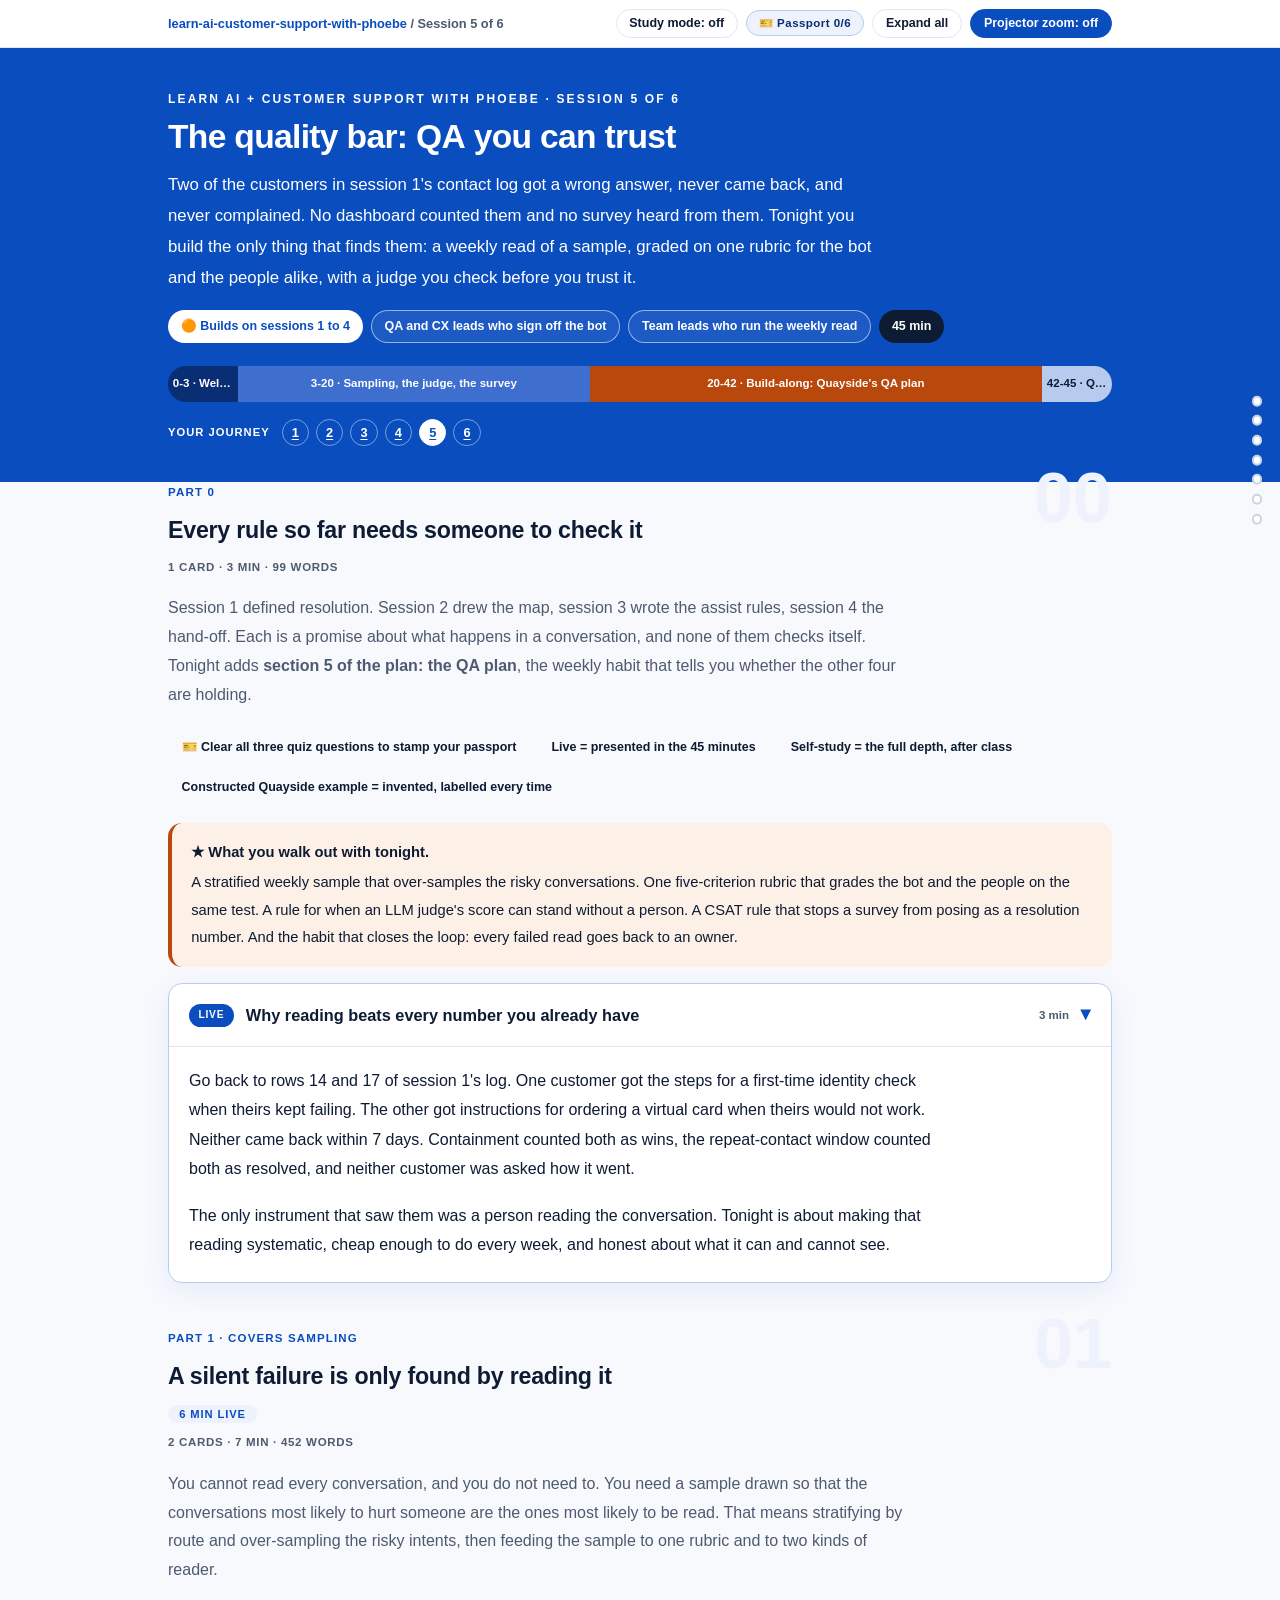
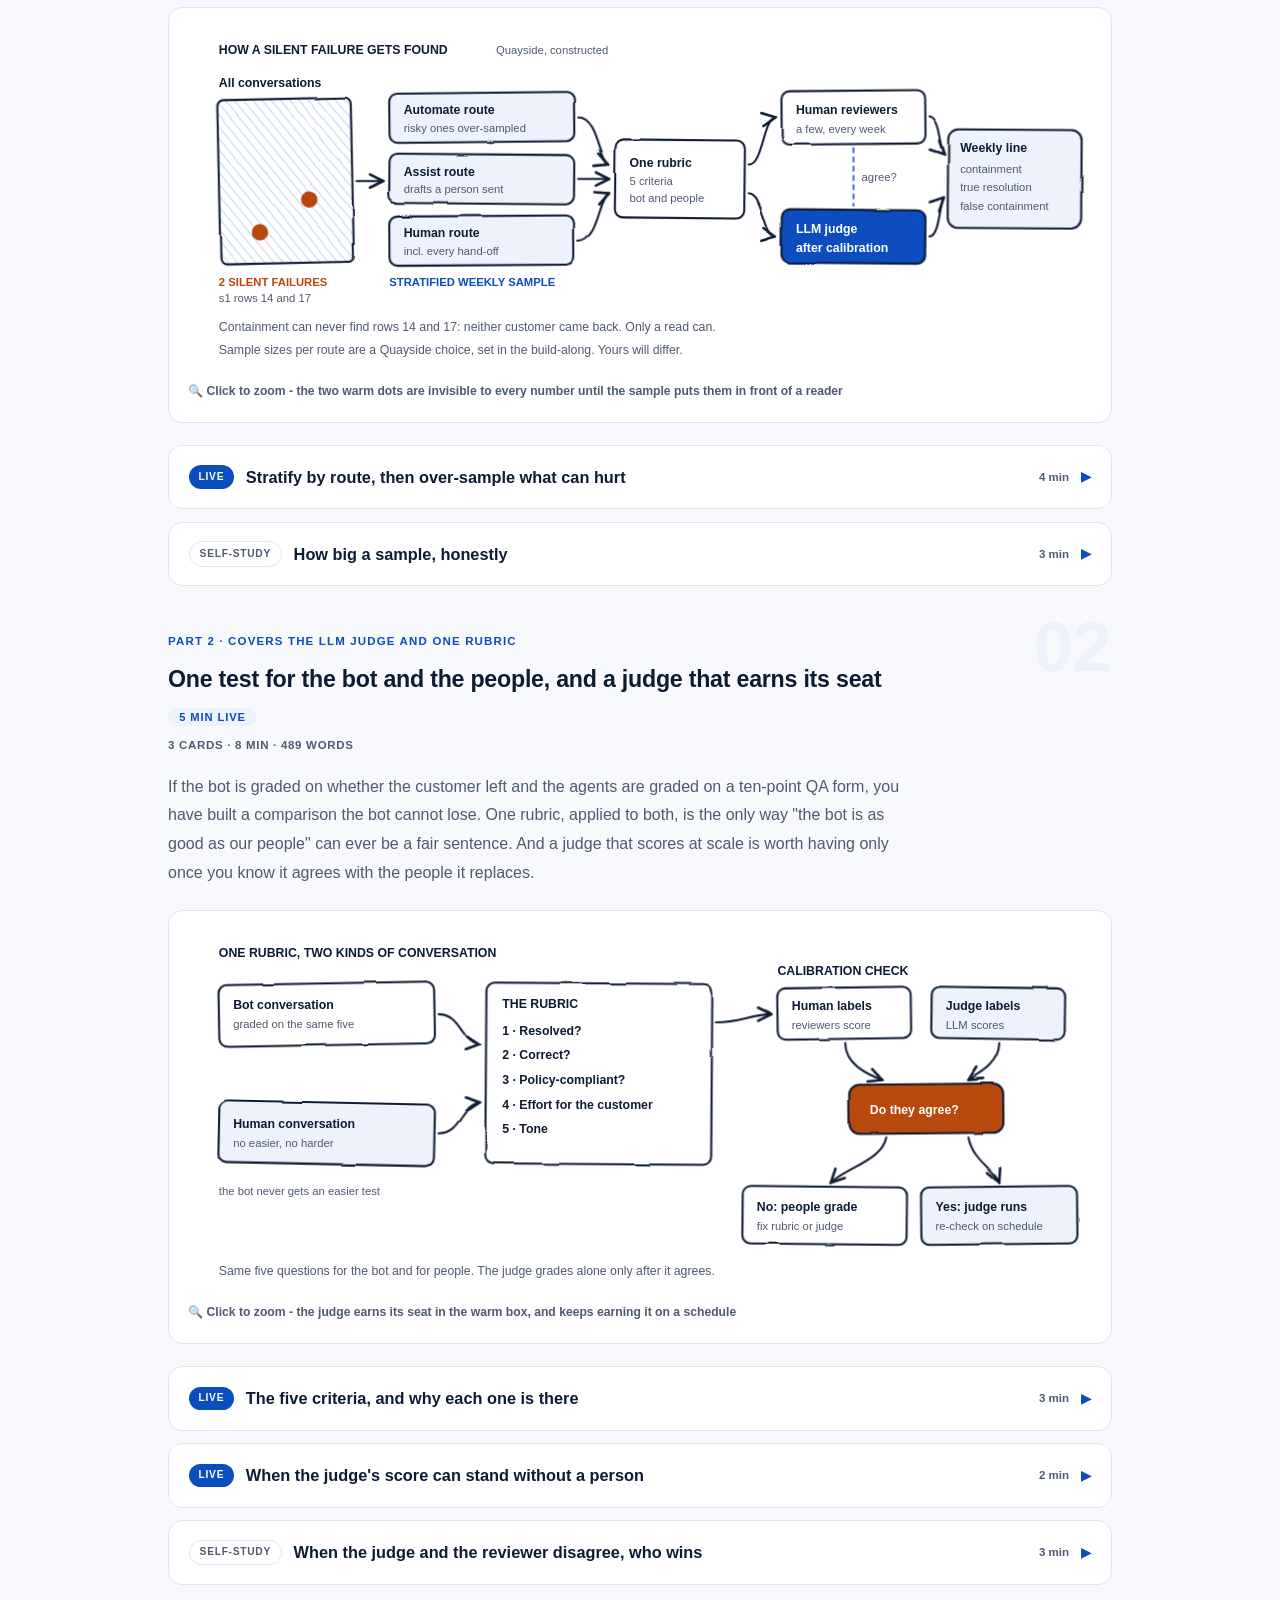
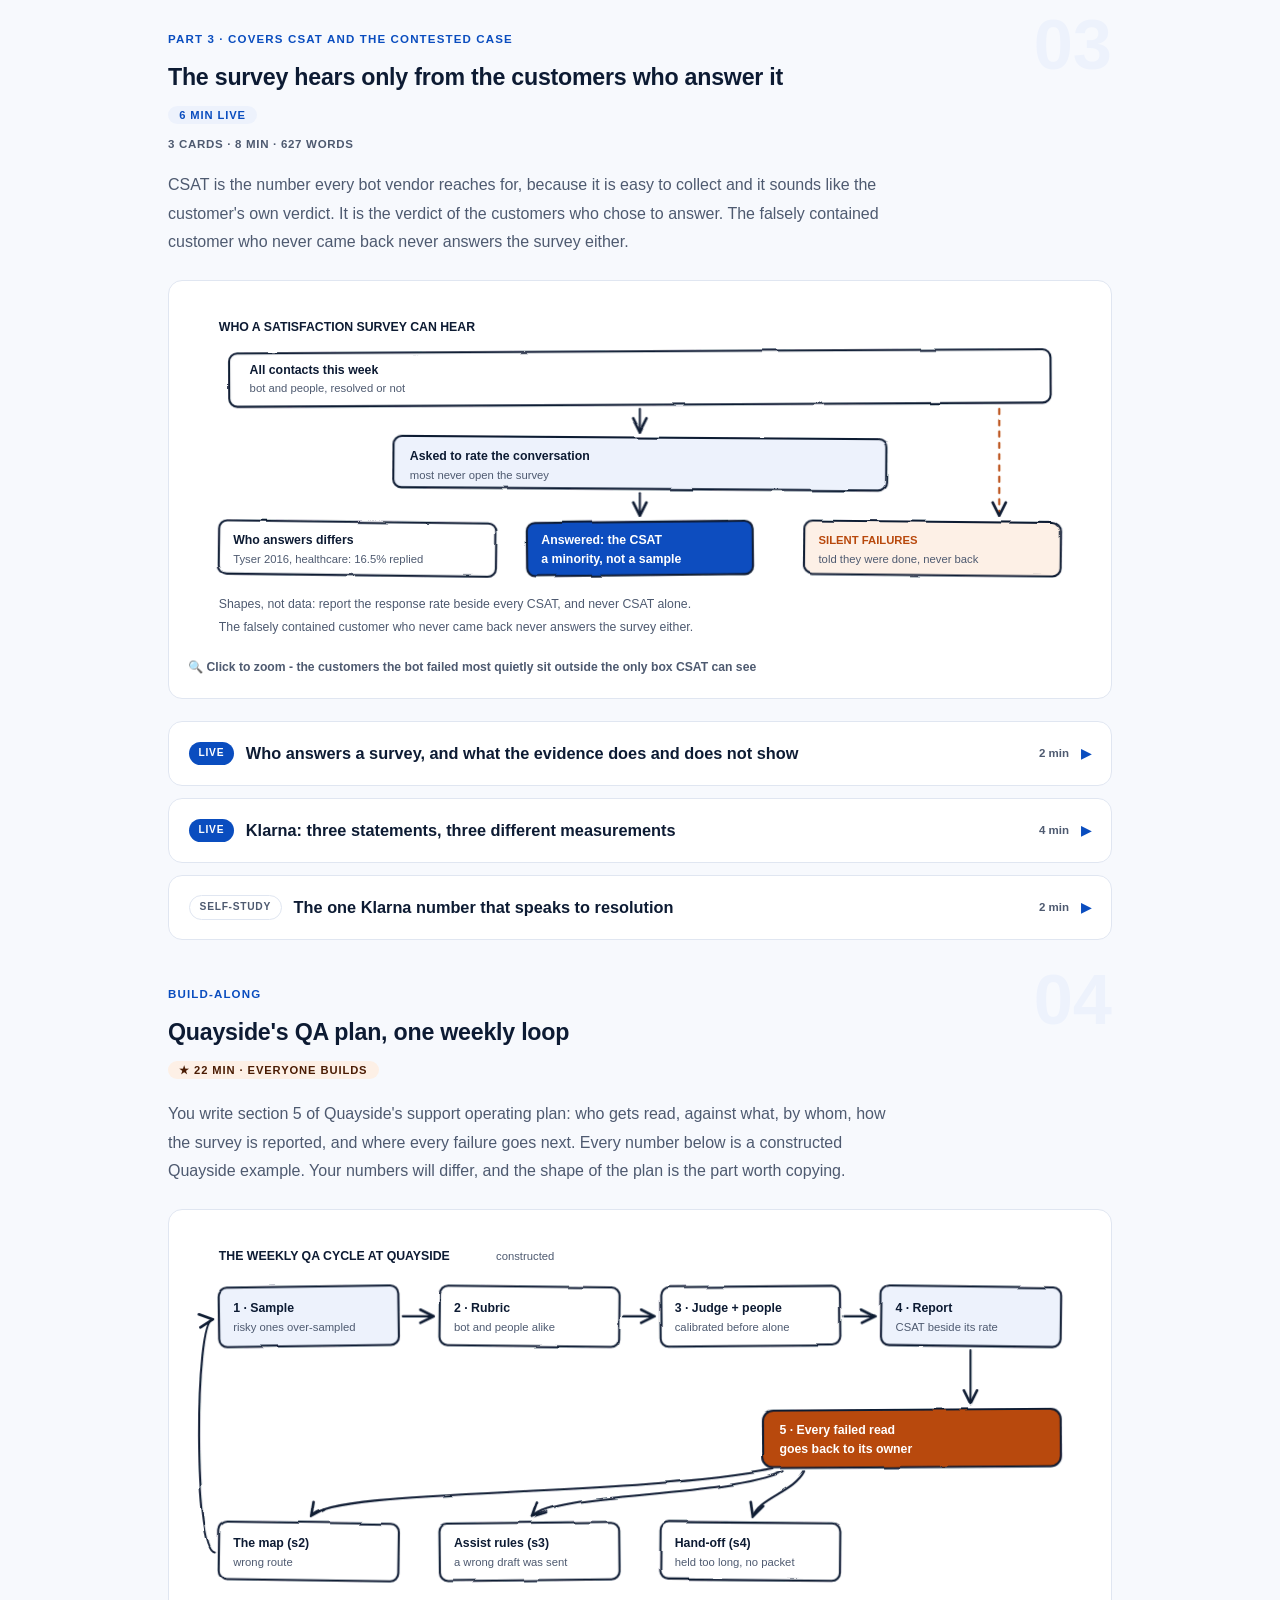
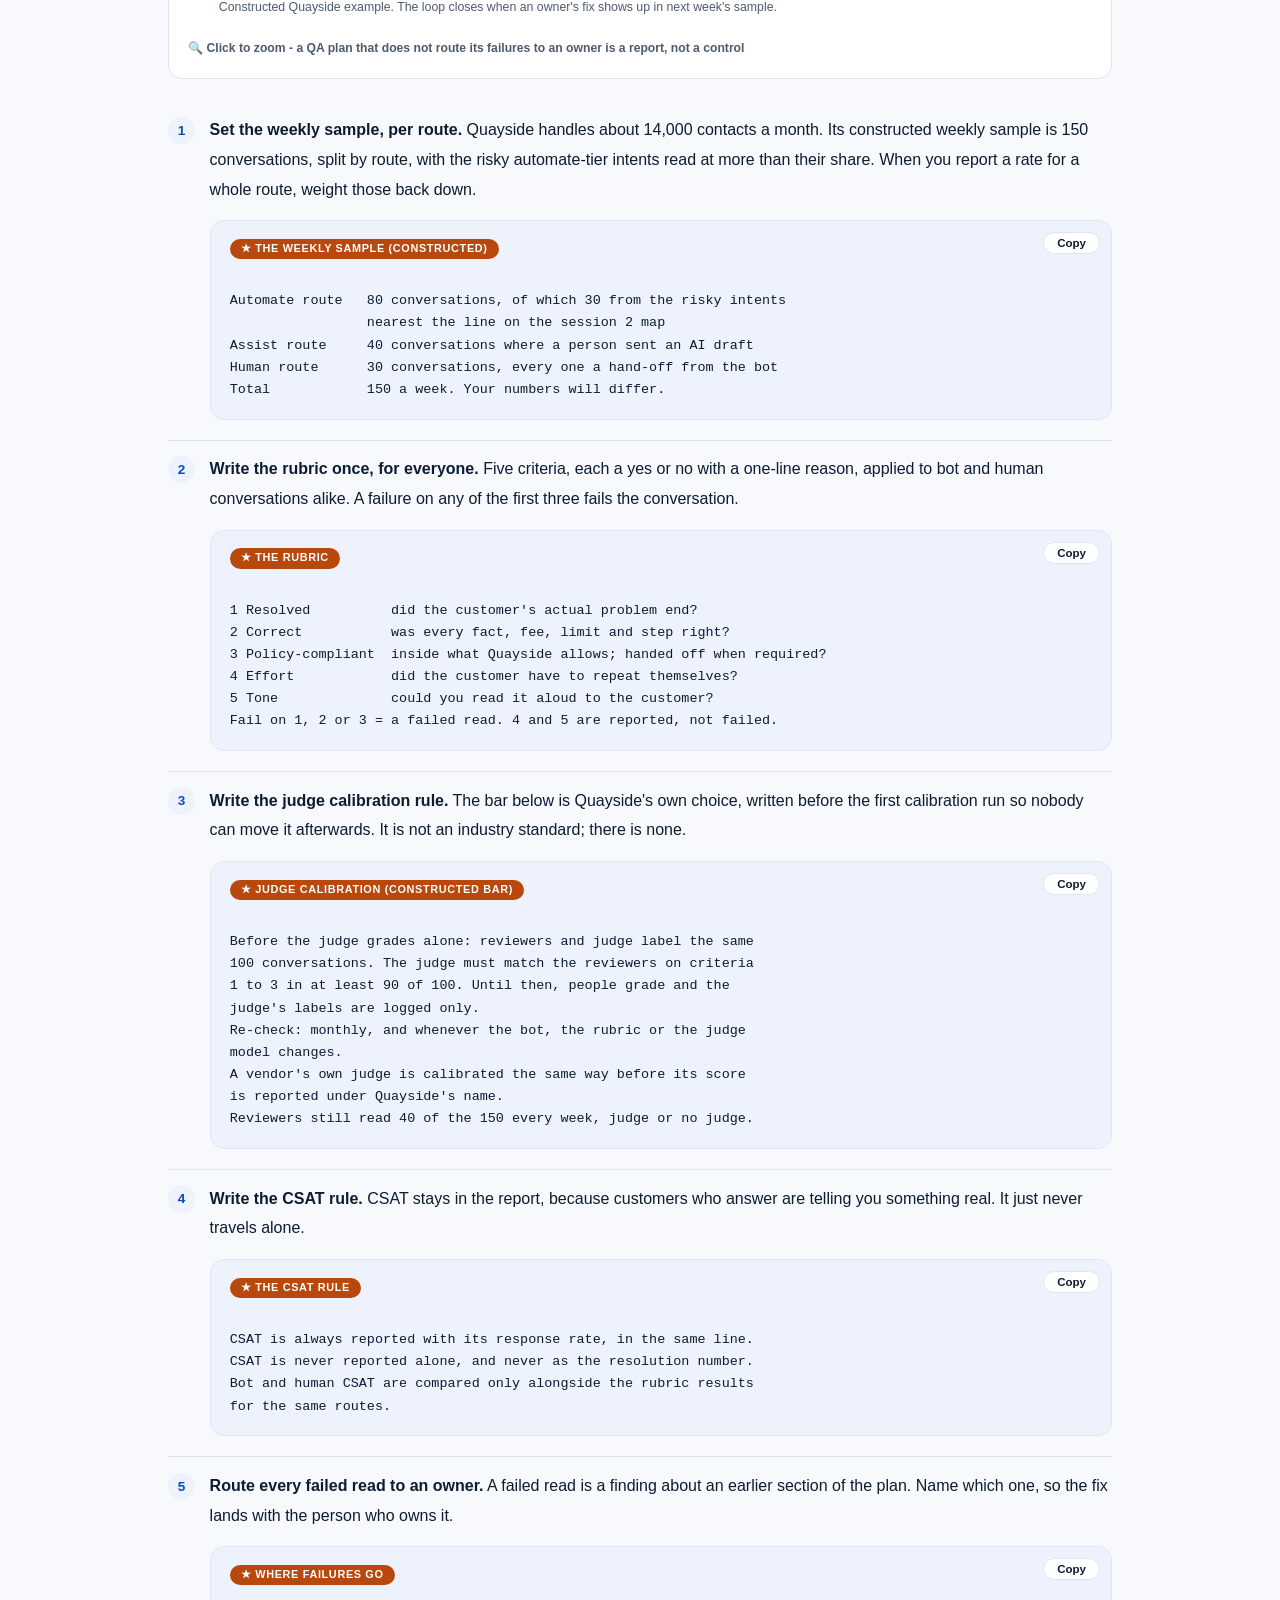
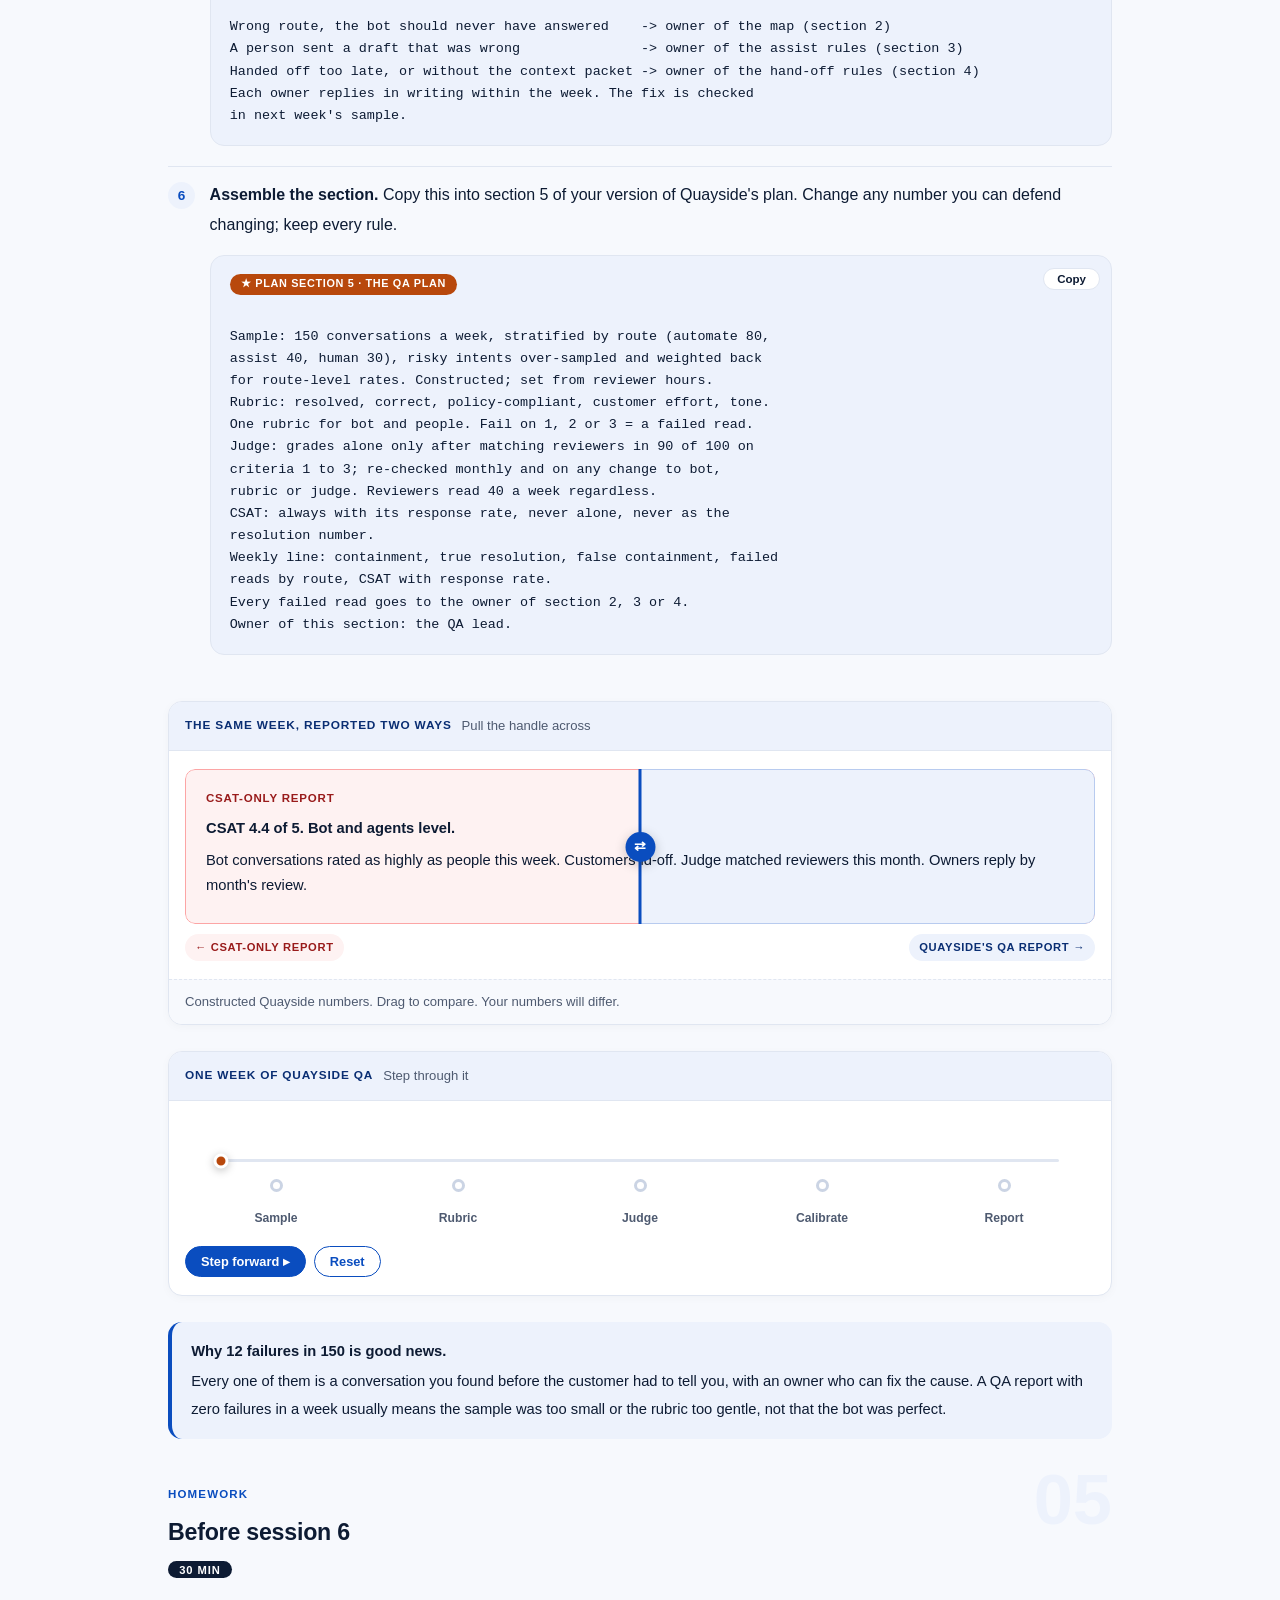
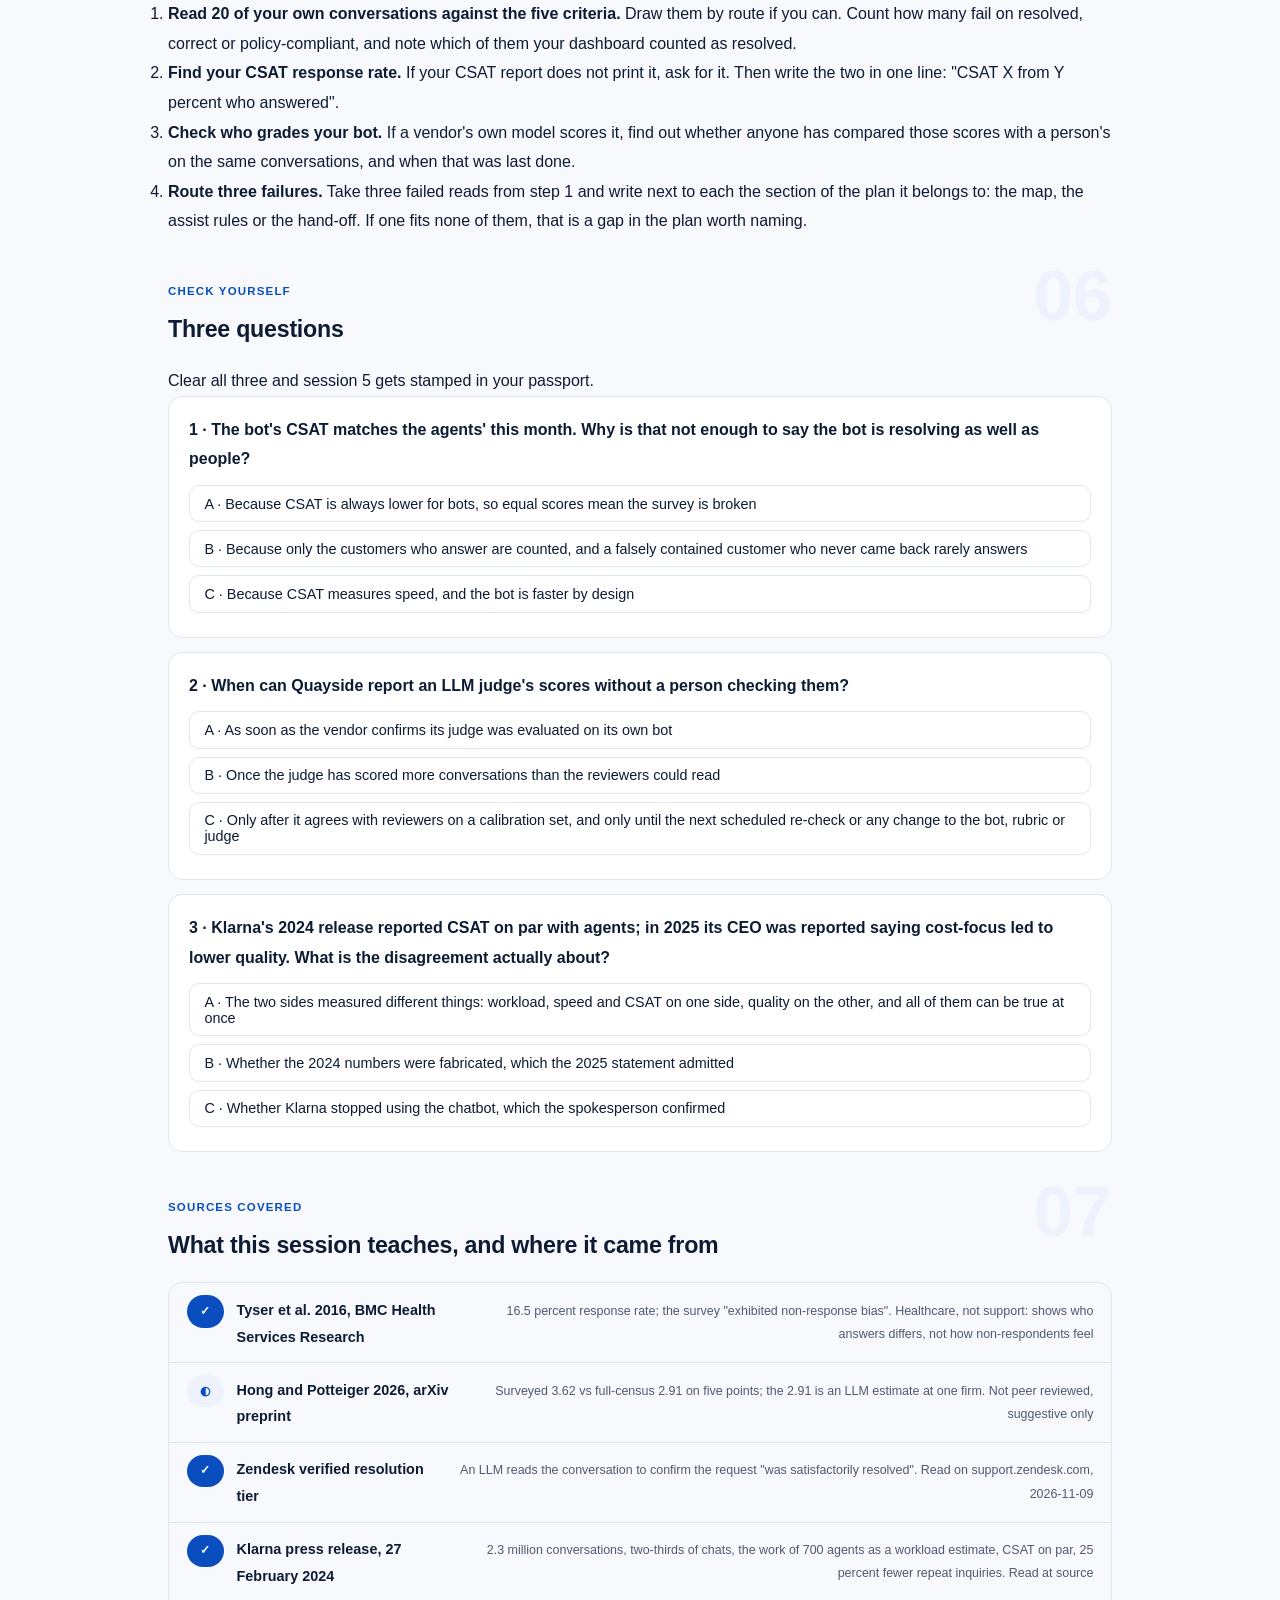
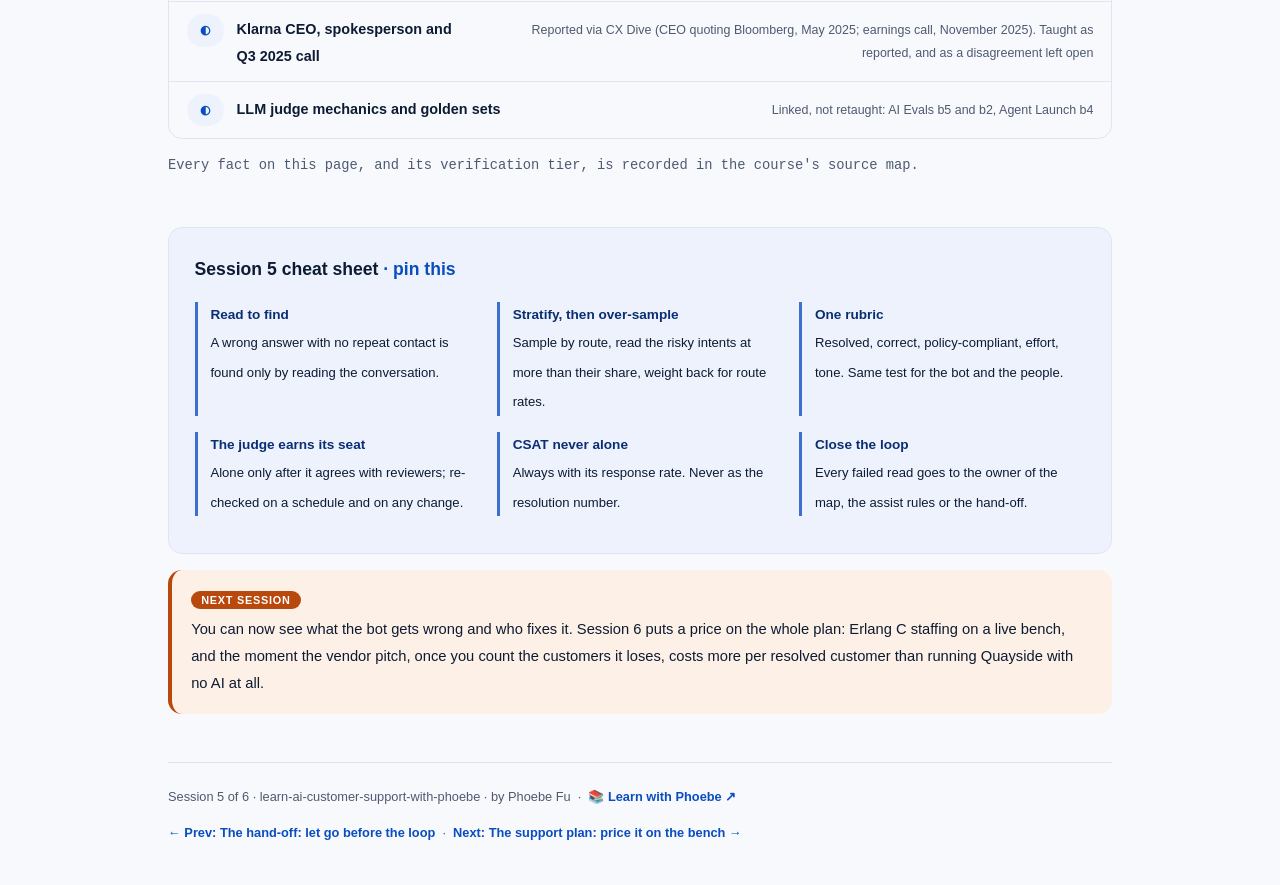
<file: courses/05-qa-you-can-trust.html>
<!DOCTYPE html>
<html lang="en">
<head>
<meta charset="UTF-8">
<meta name="viewport" content="width=device-width, initial-scale=1.0">
<!-- social:start -->
<meta name="description" content="Session 5 of 6. Sampling, one rubric for bot and people, an LLM judge you calibrate before trusting, and why CSAT alone cannot see the customers a bot failed. Klarna taught as the disagreement it is.">
<meta property="og:type" content="article">
<meta property="og:site_name" content="Learn with Phoebe">
<meta property="og:title" content="The quality bar: QA you can trust - learn ai customer support with phoebe">
<meta property="og:description" content="Session 5 of 6. The customer the bot failed never came back, and never answered the survey either. Only a read finds them.">
<meta property="og:url" content="https://phoebefu6.github.io/learn-ai-customer-support-with-phoebe/courses/05-qa-you-can-trust.html">
<meta property="og:image" content="https://phoebefu6.github.io/learn-ai-customer-support-with-phoebe/assets/og-cover.png">
<meta property="og:image:width" content="1200">
<meta property="og:image:height" content="630">
<meta name="twitter:card" content="summary_large_image">
<meta name="twitter:title" content="The quality bar: QA you can trust - learn ai customer support with phoebe">
<meta name="twitter:description" content="Session 5 of 6. One rubric for bot and people, a judge that earns its trust, and CSAT never reported alone.">
<meta name="twitter:image" content="https://phoebefu6.github.io/learn-ai-customer-support-with-phoebe/assets/og-cover.png">
<!-- social:end -->
<title>Session 5 · The quality bar: QA you can trust - learn ai customer support with phoebe</title>
<link rel="stylesheet" href="../assets/style.css?v=2">
</head>
<body>

<div class="toolbar">
  <div class="wrap">
    <span class="crumb"><a href="../index.html">learn-ai-customer-support-with-phoebe</a> / Session 5 of 6</span>
    <button class="btn" id="toggle-all" type="button">Expand all</button>
    <button class="btn primary" id="zoom-toggle" type="button">Projector zoom: off</button>
  </div>
</div>

<header class="masthead">
  <div class="wrap">
    <div class="eyebrow">Learn AI + Customer Support with Phoebe · Session 5 of 6</div>
    <h1>The quality bar: <span class="accent">QA you can trust</span></h1>
    <p class="sub">Two of the customers in session 1's contact log got a wrong answer, never came back, and never complained. No dashboard counted them and no survey heard from them. Tonight you build the only thing that finds them: a weekly read of a sample, graded on one rubric for the bot and the people alike, with a judge you check before you trust it.</p>
    <div class="chip-row">
      <span class="chip level">🟠 Builds on sessions 1 to 4</span>
      <span class="chip audience">QA and CX leads who sign off the bot</span>
      <span class="chip audience">Team leads who run the weekly read</span>
      <span class="chip time">45 min</span>
    </div>
    <div class="agenda">
      <span class="a1" style="flex:3">0-3 · Welcome</span>
      <span class="a2" style="flex:17">3-20 · Sampling, the judge, the survey</span>
      <span class="a3" style="flex:22">20-42 · Build-along: Quayside's QA plan</span>
      <span class="a4" style="flex:3">42-45 · Q&amp;A</span>
    </div>
  </div>
</header>

<main class="wrap">

  <!-- ============ INTRO ============ -->
  <section class="section" id="intro">
    <div class="section-kicker">
      <span class="klabel">Part 0</span>
      <h2>Every rule so far needs someone to check it</h2>
    </div>
    <p class="lede">Session 1 defined resolution. Session 2 drew the map, session 3 wrote the assist rules, session 4 the hand-off. Each is a promise about what happens in a conversation, and none of them checks itself. Tonight adds <strong>section 5 of the plan: the QA plan</strong>, the weekly habit that tells you whether the other four are holding.</p>

    <div class="legend">
      <span class="pill">🎫 Clear all three quiz questions to stamp your passport</span>
      <span class="pill">Live = presented in the 45 minutes</span>
      <span class="pill">Self-study = the full depth, after class</span>
      <span class="pill">Constructed Quayside example = invented, labelled every time</span>
    </div>

    <div class="callout win">
      <p><strong>★ What you walk out with tonight.</strong> A stratified weekly sample that over-samples the risky conversations. One five-criterion rubric that grades the bot and the people on the same test. A rule for when an LLM judge's score can stand without a person. A CSAT rule that stops a survey from posing as a resolution number. And the habit that closes the loop: every failed read goes back to an owner.</p>
    </div>

    <details class="card" open>
      <summary><span class="mode live">Live</span>Why reading beats every number you already have<span class="mini">3 min</span><span class="caret">▶</span></summary>
      <div class="body">
        <p>Go back to rows 14 and 17 of session 1's log. One customer got the steps for a first-time identity check when theirs kept failing. The other got instructions for ordering a virtual card when theirs would not work. Neither came back within 7 days. Containment counted both as wins, the repeat-contact window counted both as resolved, and neither customer was asked how it went.</p>
        <p>The only instrument that saw them was a person reading the conversation. Tonight is about making that reading systematic, cheap enough to do every week, and honest about what it can and cannot see.</p>
      </div>
    </details>
  </section>

  <!-- ============ PART 1 ============ -->
  <section class="section" id="part-1">
    <div class="section-kicker">
      <span class="klabel">Part 1 · covers sampling</span>
      <h2>A silent failure is only found by reading it</h2>
      <span class="tag concept">6 min live</span>
    </div>
    <p class="lede">You cannot read every conversation, and you do not need to. You need a sample drawn so that the conversations most likely to hurt someone are the ones most likely to be read. That means stratifying by route and over-sampling the risky intents, then feeding the sample to one rubric and to two kinds of reader.</p>

    <figure class="zoomable">
      <svg viewBox="0 0 880 334" xmlns="http://www.w3.org/2000/svg" role="img" aria-label="All of Quayside's conversations, with session 1's two silent failures hidden inside, flow into a stratified weekly sample split by route: automate, assist and human, with risky intents over-sampled. The sample is graded on one rubric by human reviewers and by an LLM judge, compared before the judge works alone, and the results feed the weekly line from session 1: containment, true resolution and false containment.">
        <defs>
          <filter id="s5aSk" x="-3%" y="-3%" width="106%" height="106%"><feTurbulence type="fractalNoise" baseFrequency="0.02" numOctaves="2" seed="51" result="n"/><feDisplacementMap in="SourceGraphic" in2="n" scale="2.4" xChannelSelector="R" yChannelSelector="G"/></filter>
          <pattern id="s5aHc" patternUnits="userSpaceOnUse" width="7" height="7" patternTransform="rotate(-38)"><line x1="0" y1="0" x2="0" y2="7" stroke="#0A4DBF" stroke-width="1" opacity=".5"/></pattern>
          <marker id="s5aAr" viewBox="0 0 10 10" refX="9" refY="5" markerWidth="8" markerHeight="8" orient="auto"><path d="M1 1 L9 5 L1 9" fill="none" stroke="#0D1B33" stroke-width="1.6" stroke-linecap="round"/></marker>
        </defs>
        <style>
          .s5aH { font: 800 12px Inter, sans-serif; fill: #0D1B33; }
          .s5aL { font: 600 12px Inter, sans-serif; fill: #0D1B33; }
          .s5aS { font: 400 11px Inter, sans-serif; fill: #4E5A70; }
          .s5aB { font: 800 11px Inter, sans-serif; fill: #B8480C; }
          .s5aW { font: 800 12px Inter, sans-serif; fill: #FFFFFF; }
          .s5aA { font: 700 11px Inter, sans-serif; fill: #0A4DBF; }
          .s5aN { font: 400 12px Inter, sans-serif; fill: #4E5A70; }
        </style>

        <text class="s5aH" x="30" y="26">HOW A SILENT FAILURE GETS FOUND</text>
        <text class="s5aS" x="300" y="26">Quayside, constructed</text>

        <g filter="url(#s5aSk)" fill="none" stroke="#0D1B33" stroke-width="2" stroke-linecap="round" stroke-linejoin="round">
          <rect x="30" y="70" width="130" height="160" rx="6" transform="rotate(-1.2 95 150)" fill="url(#s5aHc)"/>
          <circle cx="70" cy="200" r="7" fill="#B8480C" stroke="#B8480C"/>
          <circle cx="118" cy="168" r="7" fill="#B8480C" stroke="#B8480C"/>
          <path d="M164 150 L190 150" marker-end="url(#s5aAr)"/>
          <rect x="196" y="64" width="180" height="48" rx="8" transform="rotate(-0.6 286 88)" fill="#EDF2FC"/>
          <rect x="196" y="124" width="180" height="48" rx="8" transform="rotate(0.5 286 148)" fill="#EDF2FC"/>
          <rect x="196" y="184" width="180" height="48" rx="8" transform="rotate(-0.4 286 208)" fill="#EDF2FC"/>
          <path d="M380 88 C400 88 400 130 410 134" marker-end="url(#s5aAr)"/>
          <path d="M380 148 L410 148" marker-end="url(#s5aAr)"/>
          <path d="M380 208 C400 208 400 166 410 162" marker-end="url(#s5aAr)"/>
          <rect x="416" y="110" width="126" height="76" rx="8" transform="rotate(0.6 479 148)" fill="#FFFFFF"/>
          <path d="M546 134 C560 134 560 90 572 88" marker-end="url(#s5aAr)"/>
          <path d="M546 162 C560 162 560 202 572 204" marker-end="url(#s5aAr)"/>
          <rect x="578" y="62" width="140" height="52" rx="8" transform="rotate(-0.5 648 88)" fill="#FFFFFF"/>
          <rect x="578" y="178" width="140" height="52" rx="8" transform="rotate(0.5 648 204)" fill="#0A4DBF"/>
          <path d="M648 118 L648 174" stroke="#3E6FCE" stroke-dasharray="4 5"/>
          <path d="M722 88 C732 88 732 120 736 124" marker-end="url(#s5aAr)"/>
          <path d="M722 204 C732 204 732 170 736 166" marker-end="url(#s5aAr)"/>
          <rect x="740" y="100" width="130" height="96" rx="10" transform="rotate(0.4 805 148)" fill="#EDF2FC"/>
        </g>

        <text class="s5aL" x="30" y="58">All conversations</text>
        <text class="s5aB" x="30" y="252">2 SILENT FAILURES</text>
        <text class="s5aS" x="30" y="268">s1 rows 14 and 17</text>

        <text class="s5aL" x="210" y="85">Automate route</text>
        <text class="s5aS" x="210" y="102">risky ones over-sampled</text>
        <text class="s5aL" x="210" y="145">Assist route</text>
        <text class="s5aS" x="210" y="162">drafts a person sent</text>
        <text class="s5aL" x="210" y="205">Human route</text>
        <text class="s5aS" x="210" y="222">incl. every hand-off</text>
        <text class="s5aA" x="196" y="252">STRATIFIED WEEKLY SAMPLE</text>

        <text class="s5aL" x="430" y="136">One rubric</text>
        <text class="s5aS" x="430" y="154">5 criteria</text>
        <text class="s5aS" x="430" y="170">bot and people</text>

        <text class="s5aL" x="592" y="85">Human reviewers</text>
        <text class="s5aS" x="592" y="103">a few, every week</text>
        <text class="s5aS" x="656" y="150">agree?</text>
        <text class="s5aW" x="592" y="201">LLM judge</text>
        <text class="s5aW" x="592" y="219">after calibration</text>

        <text class="s5aH" x="752" y="122">Weekly line</text>
        <text class="s5aS" x="752" y="142">containment</text>
        <text class="s5aS" x="752" y="160">true resolution</text>
        <text class="s5aS" x="752" y="178">false containment</text>

        <text class="s5aN" x="30" y="296">Containment can never find rows 14 and 17: neither customer came back. Only a read can.</text>
        <text class="s5aN" x="30" y="318">Sample sizes per route are a Quayside choice, set in the build-along. Yours will differ.</text>
      </svg>
      <figcaption>🔍 Click to zoom - the two warm dots are invisible to every number until the sample puts them in front of a reader</figcaption>
    </figure>

    <details class="card">
      <summary><span class="mode live">Live</span>Stratify by route, then over-sample what can hurt<span class="mini">4 min</span><span class="caret">▶</span></summary>
      <div class="body">
        <p>A plain random sample of Quayside's week would be mostly balance questions and card activations, because that is what most conversations are. You would read dozens of easy wins and, in a typical week, very few of the conversations where a wrong answer costs a customer money. So the sample is drawn in layers.</p>
        <table class="clean">
          <tr><th>Layer</th><th>What it catches</th><th>Why it gets its own quota</th></tr>
          <tr><td><strong>Automate route</strong></td><td>Wrong answers the customer accepted, like rows 14 and 17</td><td>Nobody else ever looks at these conversations</td></tr>
          <tr><td><strong>Assist route</strong></td><td>A draft the agent sent without fixing it</td><td>Session 3's rules only work if someone checks they were followed</td></tr>
          <tr><td><strong>Human route</strong></td><td>Hand-offs that arrived late or without the context packet</td><td>Session 4's triggers fire in this layer, or fail to</td></tr>
        </table>
        <p>Within the automate layer, <strong>over-sample the risky intents</strong>: the ones that sit nearest the line on session 2's map, where a misread intent sends money questions to the bot. If those are a small share of volume, a proportional sample would hardly ever draw one. Over-sampling means you deliberately read more of them than their share, then weight them back down when you report a rate for the whole route.</p>
        <div class="callout tip">
          <p><strong>Two numbers, never confused.</strong> The sample's failure rate on risky intents tells you where to look. The weighted rate across the route tells you how the route is doing. Reporting the over-sampled rate as if it were the route's rate makes the bot look worse than it is, and the first time someone notices, the whole QA plan loses its credibility.</p>
        </div>
        <div class="callout example">
          <span class="ex-pill">Real world</span>
          <p>Zendesk's resolution tiers, introduced on May 18, 2026, include a verified tier in which a large language model "evaluates the text of the conversation to confirm that the customer's request was satisfactorily resolved". That is automated QA, run by the vendor, on the vendor's own bot. It is a useful signal and a sensible design. It is also exactly the kind of judge that Part 2 says must be checked against people before anyone treats its verdict as final.</p>
        </div>
      </div>
    </details>

    <details class="card">
      <summary><span class="mode self">Self-study</span>How big a sample, honestly<span class="mini">3 min</span><span class="caret">▶</span></summary>
      <div class="body">
        <p>There is no published standard for how many support conversations to read a week, and any number on a vendor slide is a sales choice. What decides it in practice is reviewer time and how rare the failure you are hunting is. If a failure appears in one conversation in fifty, a weekly read of twenty will often contain none of them, and a quiet week will look like a good week.</p>
        <p>So size the sample from the other end: how many hours can your QA reviewers give each week, how long does one careful read take, and which layer can you least afford to miss? The build-along sets Quayside's constructed numbers this way. Treat them as a starting shape, not a benchmark.</p>
      </div>
    </details>
  </section>

  <!-- ============ PART 2 ============ -->
  <section class="section" id="part-2">
    <div class="section-kicker">
      <span class="klabel">Part 2 · covers the LLM judge and one rubric</span>
      <h2>One test for the bot and the people, and a judge that earns its seat</h2>
      <span class="tag concept">5 min live</span>
    </div>
    <p class="lede">If the bot is graded on whether the customer left and the agents are graded on a ten-point QA form, you have built a comparison the bot cannot lose. One rubric, applied to both, is the only way "the bot is as good as our people" can ever be a fair sentence. And a judge that scores at scale is worth having only once you know it agrees with the people it replaces.</p>

    <figure class="zoomable">
      <svg viewBox="0 0 880 352" xmlns="http://www.w3.org/2000/svg" role="img" aria-label="A bot conversation and a human conversation both go into the same five-criterion rubric: resolved, correct, policy-compliant, effort for the customer, and tone. The rubric feeds a calibration check where human reviewers and the LLM judge label the same conversations and their labels are compared. If they do not agree, people keep grading and the rubric or judge is fixed. If they agree, the judge runs alone and is re-checked on a schedule.">
        <defs>
          <filter id="s5bSk" x="-3%" y="-3%" width="106%" height="106%"><feTurbulence type="fractalNoise" baseFrequency="0.02" numOctaves="2" seed="57" result="n"/><feDisplacementMap in="SourceGraphic" in2="n" scale="2.4" xChannelSelector="R" yChannelSelector="G"/></filter>
          <marker id="s5bAr" viewBox="0 0 10 10" refX="9" refY="5" markerWidth="8" markerHeight="8" orient="auto"><path d="M1 1 L9 5 L1 9" fill="none" stroke="#0D1B33" stroke-width="1.6" stroke-linecap="round"/></marker>
        </defs>
        <style>
          .s5bH { font: 800 12px Inter, sans-serif; fill: #0D1B33; }
          .s5bL { font: 600 12px Inter, sans-serif; fill: #0D1B33; }
          .s5bS { font: 400 11px Inter, sans-serif; fill: #4E5A70; }
          .s5bW { font: 800 12px Inter, sans-serif; fill: #FFFFFF; }
          .s5bN { font: 400 12px Inter, sans-serif; fill: #4E5A70; }
        </style>

        <text class="s5bH" x="30" y="26">ONE RUBRIC, TWO KINDS OF CONVERSATION</text>
        <text class="s5bH" x="574" y="44">CALIBRATION CHECK</text>

        <g filter="url(#s5bSk)" fill="none" stroke="#0D1B33" stroke-width="2" stroke-linecap="round" stroke-linejoin="round">
          <rect x="30" y="52" width="210" height="60" rx="8" transform="rotate(-1 135 82)" fill="#FFFFFF"/>
          <rect x="30" y="168" width="210" height="60" rx="8" transform="rotate(1.2 135 198)" fill="#EDF2FC"/>
          <path d="M244 82 C266 82 266 110 284 112" marker-end="url(#s5bAr)"/>
          <path d="M244 198 C266 198 266 170 284 168" marker-end="url(#s5bAr)"/>
          <rect x="290" y="52" width="220" height="176" rx="8" transform="rotate(0.4 400 140)" fill="#FFFFFF"/>
          <path d="M514 90 C540 90 548 82 568 82" marker-end="url(#s5bAr)"/>
          <rect x="574" y="56" width="130" height="50" rx="8" transform="rotate(-0.8 639 81)" fill="#FFFFFF"/>
          <rect x="724" y="56" width="130" height="50" rx="8" transform="rotate(0.8 789 81)" fill="#EDF2FC"/>
          <path d="M640 110 C640 130 660 140 676 146" marker-end="url(#s5bAr)"/>
          <path d="M790 110 C790 130 770 140 760 146" marker-end="url(#s5bAr)"/>
          <rect x="644" y="150" width="150" height="48" rx="10" transform="rotate(-0.5 719 174)" fill="#B8480C"/>
          <path d="M680 202 C676 224 640 232 626 246" marker-end="url(#s5bAr)"/>
          <path d="M760 202 C764 224 784 232 790 246" marker-end="url(#s5bAr)"/>
          <rect x="540" y="250" width="160" height="56" rx="8" transform="rotate(0.6 620 278)" fill="#FFFFFF"/>
          <rect x="714" y="250" width="152" height="56" rx="8" transform="rotate(-0.6 790 278)" fill="#EDF2FC"/>
        </g>

        <text class="s5bL" x="44" y="77">Bot conversation</text>
        <text class="s5bS" x="44" y="95">graded on the same five</text>
        <text class="s5bL" x="44" y="193">Human conversation</text>
        <text class="s5bS" x="44" y="211">no easier, no harder</text>
        <text class="s5bS" x="30" y="258">the bot never gets an easier test</text>

        <text class="s5bH" x="306" y="76">THE RUBRIC</text>
        <text class="s5bL" x="306" y="102">1 · Resolved?</text>
        <text class="s5bL" x="306" y="126">2 · Correct?</text>
        <text class="s5bL" x="306" y="150">3 · Policy-compliant?</text>
        <text class="s5bL" x="306" y="174">4 · Effort for the customer</text>
        <text class="s5bL" x="306" y="198">5 · Tone</text>

        <text class="s5bL" x="588" y="78">Human labels</text>
        <text class="s5bS" x="588" y="96">reviewers score</text>
        <text class="s5bL" x="738" y="78">Judge labels</text>
        <text class="s5bS" x="738" y="96">LLM scores</text>
        <text class="s5bW" x="664" y="179">Do they agree?</text>

        <text class="s5bL" x="554" y="274">No: people grade</text>
        <text class="s5bS" x="554" y="292">fix rubric or judge</text>
        <text class="s5bL" x="728" y="274">Yes: judge runs</text>
        <text class="s5bS" x="728" y="292">re-check on schedule</text>

        <text class="s5bN" x="30" y="336">Same five questions for the bot and for people. The judge grades alone only after it agrees.</text>
      </svg>
      <figcaption>🔍 Click to zoom - the judge earns its seat in the warm box, and keeps earning it on a schedule</figcaption>
    </figure>

    <details class="card">
      <summary><span class="mode live">Live</span>The five criteria, and why each one is there<span class="mini">3 min</span><span class="caret">▶</span></summary>
      <div class="body">
        <table class="clean">
          <tr><th>Criterion</th><th>The question the reader answers</th><th>What it catches that a dashboard cannot</th></tr>
          <tr><td><strong>Resolved</strong></td><td>Did the customer's actual problem end?</td><td>Rows 14 and 17: the chat ended, the problem did not</td></tr>
          <tr><td><strong>Correct</strong></td><td>Was every fact, fee, limit and step right?</td><td>A confident wrong answer the customer believed</td></tr>
          <tr><td><strong>Policy-compliant</strong></td><td>Did it stay inside what Quayside allows, and hand off when it should?</td><td>A promise nobody is authorised to make</td></tr>
          <tr><td><strong>Effort for the customer</strong></td><td>How many times did they have to repeat themselves?</td><td>The loop session 4 was written to stop</td></tr>
          <tr><td><strong>Tone</strong></td><td>Would you be comfortable reading it aloud to the customer?</td><td>The reply that was right and still lost them</td></tr>
        </table>
        <p>The same five go on every conversation, whichever route it took. That is what makes "the bot resolves as well as our people" a claim you can test rather than a slide you have to believe.</p>
        <div class="callout example">
          <span class="ex-pill">Real world</span>
          <p>The largest field study of AI in a support team, Brynjolfsson, Li and Raymond's <em>Generative AI at Work</em> (Quarterly Journal of Economics, 2025), found that with an assist tool "the most experienced and highest-skilled workers see small gains in speed and small declines in quality". You only see a decline like that if people's conversations are graded too. A rubric that only grades the bot would have missed half the story.</p>
        </div>
      </div>
    </details>

    <details class="card">
      <summary><span class="mode live">Live</span>When the judge's score can stand without a person<span class="mini">2 min</span><span class="caret">▶</span></summary>
      <div class="body">
        <p>An LLM judge is an instrument. Like any instrument it is trusted after it has been checked against a known reference, and only for as long as nothing has changed. Three conditions, all of them, before Quayside lets a judge's score stand alone:</p>
        <ul>
          <li><strong>It agrees with people on a calibration set.</strong> Reviewers and the judge label the same conversations against the same rubric, and the agreement clears a bar Quayside wrote down in advance.</li>
          <li><strong>It is re-checked on a schedule</strong>, and again <strong>whenever the bot, the rubric or the judge changes</strong>. A new model version is a new instrument.</li>
          <li><strong>It never grades its own vendor's bot unchecked.</strong> A vendor's judge scoring a vendor's bot is a reasonable signal and a conflict of interest at the same time. Calibrate it like any other judge, against your own reviewers.</li>
        </ul>
        <p>How to build a judge prompt, measure agreement properly and assemble the golden set it is calibrated on is taught in full elsewhere and not repeated here: <a href="https://phoebefu6.github.io/learn-ai-evals-with-phoebe/courses/b5-llm-as-judge.html">AI Evals: the LLM judge ↗</a>, <a href="https://phoebefu6.github.io/learn-ai-evals-with-phoebe/courses/b2-golden-set.html">AI Evals: the golden set ↗</a>, and <a href="https://phoebefu6.github.io/learn-agent-launch-with-phoebe/courses/b4-llm-as-judge.html">Agent Launch: the judge as an instrument ↗</a>.</p>
      </div>
    </details>

    <details class="card">
      <summary><span class="mode self">Self-study</span>When the judge and the reviewer disagree, who wins<span class="mini">3 min</span><span class="caret">▶</span></summary>
      <div class="body">
        <p>During calibration, the person's label stands. That is not because people are always right; reviewers disagree with each other too. It is because the rubric was written for people to apply, and the judge is being checked against that use of it. A useful habit: when the two disagree, read the conversation together and ask whether the rubric was clear. Often the fix is a sharper criterion, not a better judge.</p>
        <p>After calibration, keep a small human read every week anyway. It is the tripwire that tells you the judge has drifted before the next scheduled re-check does.</p>
      </div>
    </details>
  </section>

  <!-- ============ PART 3 ============ -->
  <section class="section" id="part-3">
    <div class="section-kicker">
      <span class="klabel">Part 3 · covers CSAT and the contested case</span>
      <h2>The survey hears only from the customers who answer it</h2>
      <span class="tag concept">6 min live</span>
    </div>
    <p class="lede">CSAT is the number every bot vendor reaches for, because it is easy to collect and it sounds like the customer's own verdict. It is the verdict of the customers who chose to answer. The falsely contained customer who never came back never answers the survey either.</p>

    <figure class="zoomable">
      <svg viewBox="0 0 880 338" xmlns="http://www.w3.org/2000/svg" role="img" aria-label="A survey funnel. All contacts this week narrow to those asked to rate the conversation, and narrow again to the minority who answered, which is the CSAT number. Beside it, research by Tyser and colleagues in 2016 in healthcare found a 16.5 percent response rate and non-response bias. Outside the funnel sit the silent failures: customers told they were done who never came back and never answer a survey.">
        <defs>
          <filter id="s5cSk" x="-3%" y="-3%" width="106%" height="106%"><feTurbulence type="fractalNoise" baseFrequency="0.02" numOctaves="2" seed="63" result="n"/><feDisplacementMap in="SourceGraphic" in2="n" scale="2.4" xChannelSelector="R" yChannelSelector="G"/></filter>
          <marker id="s5cAr" viewBox="0 0 10 10" refX="9" refY="5" markerWidth="8" markerHeight="8" orient="auto"><path d="M1 1 L9 5 L1 9" fill="none" stroke="#0D1B33" stroke-width="1.6" stroke-linecap="round"/></marker>
        </defs>
        <style>
          .s5cH { font: 800 12px Inter, sans-serif; fill: #0D1B33; }
          .s5cL { font: 600 12px Inter, sans-serif; fill: #0D1B33; }
          .s5cS { font: 400 11px Inter, sans-serif; fill: #4E5A70; }
          .s5cB { font: 800 11px Inter, sans-serif; fill: #B8480C; }
          .s5cW { font: 800 12px Inter, sans-serif; fill: #FFFFFF; }
          .s5cN { font: 400 12px Inter, sans-serif; fill: #4E5A70; }
        </style>

        <text class="s5cH" x="30" y="30">WHO A SATISFACTION SURVEY CAN HEAR</text>

        <g filter="url(#s5cSk)" fill="none" stroke="#0D1B33" stroke-width="2" stroke-linecap="round" stroke-linejoin="round">
          <rect x="40" y="50" width="800" height="52" rx="8" transform="rotate(-0.3 440 76)" fill="#FFFFFF"/>
          <path d="M440 106 L440 128" marker-end="url(#s5cAr)"/>
          <rect x="200" y="134" width="480" height="50" rx="8" transform="rotate(0.4 440 159)" fill="#EDF2FC"/>
          <path d="M440 188 L440 210" marker-end="url(#s5cAr)"/>
          <rect x="330" y="216" width="220" height="52" rx="8" transform="rotate(-0.6 440 242)" fill="#0A4DBF"/>
          <rect x="30" y="216" width="270" height="52" rx="8" transform="rotate(0.7 165 242)" fill="#FFFFFF"/>
          <path d="M790 106 L790 210" stroke="#B8480C" stroke-dasharray="5 6" marker-end="url(#s5cAr)"/>
          <rect x="600" y="216" width="250" height="52" rx="8" transform="rotate(0.6 725 242)" fill="#FDF0E6"/>
        </g>

        <text class="s5cL" x="60" y="72">All contacts this week</text>
        <text class="s5cS" x="60" y="90">bot and people, resolved or not</text>
        <text class="s5cL" x="216" y="156">Asked to rate the conversation</text>
        <text class="s5cS" x="216" y="174">most never open the survey</text>
        <text class="s5cW" x="344" y="238">Answered: the CSAT</text>
        <text class="s5cW" x="344" y="256">a minority, not a sample</text>
        <text class="s5cL" x="44" y="238">Who answers differs</text>
        <text class="s5cS" x="44" y="256">Tyser 2016, healthcare: 16.5% replied</text>
        <text class="s5cB" x="614" y="238">SILENT FAILURES</text>
        <text class="s5cS" x="614" y="256">told they were done, never back</text>

        <text class="s5cN" x="30" y="300">Shapes, not data: report the response rate beside every CSAT, and never CSAT alone.</text>
        <text class="s5cN" x="30" y="322">The falsely contained customer who never came back never answers the survey either.</text>
      </svg>
      <figcaption>🔍 Click to zoom - the customers the bot failed most quietly sit outside the only box CSAT can see</figcaption>
    </figure>

    <details class="card">
      <summary><span class="mode live">Live</span>Who answers a survey, and what the evidence does and does not show<span class="mini">2 min</span><span class="caret">▶</span></summary>
      <div class="body">
        <p><strong>The solid evidence is from healthcare, not support.</strong> Tyser and colleagues (BMC Health Services Research, 2016) studied a patient satisfaction survey at a medical practice. "The survey response rate was 16.5 %", and the survey "exhibited non-response bias": the odds of answering varied with age, sex, insurance type and subspecialty. What that shows is that <em>who answers differs</em> from who does not. It does not measure how the non-respondents felt.</p>
        <p><strong>The support evidence is a preprint.</strong> Hong and Potteiger (arXiv, July 2026, not peer reviewed) report "a full-census 2.91 against the surveyed 3.62 on a five-point scale" at one firm. The 2.91 is itself an LLM's estimate over about 9,000 conversations, not a survey of everyone. It is suggestive, and it points the way you would expect. It is not a finding to put in a board pack.</p>
        <div class="callout tip">
          <p><strong>What to take from both.</strong> You do not need proof that non-respondents are less happy to stop treating CSAT as the whole story. You only need to know that respondents are a self-selected group, and that the customers a bot failed most quietly are the least likely to be in it.</p>
        </div>
      </div>
    </details>

    <details class="card">
      <summary><span class="mode live">Live</span>Klarna: three statements, three different measurements<span class="mini">4 min</span><span class="caret">▶</span></summary>
      <div class="body">
        <p>Klarna is the most quoted support-bot story there is, and it is usually told as either a triumph or a reversal. Read the sources side by side and it is neither. It is a disagreement about what was being measured, and it is not settled.</p>
        <div class="callout example">
          <span class="ex-pill">Real world</span>
          <p><strong>Side one: the launch, 27 February 2024.</strong> Klarna's press release, read at source, reported 2.3 million conversations in the first month, "two-thirds of Klarna's customer service chats", "the equivalent work of 700 full-time agents" (a workload estimate, not a headcount of people let go), customer satisfaction "on par with human agents", "a 25% drop in repeat inquiries", resolution in "less than 2 mins compared to 11 mins previously", and an estimated $40 million profit improvement in 2024.</p>
        </div>
        <div class="callout example">
          <span class="ex-pill">Real world</span>
          <p><strong>Side two: the CEO, May 2025, as reported.</strong> CX Dive, quoting Bloomberg, reported Sebastian Siemiatkowski saying: "As cost unfortunately seems to have been a too predominant evaluation factor when organizing this, what you end up having is lower quality", and "Really investing in the quality of the human support is the way of the future for us."</p>
        </div>
        <div class="callout example">
          <span class="ex-pill">Real world</span>
          <p><strong>Side three: the company, then and later.</strong> A spokesperson told CX Dive: "The chatbot still handles two-thirds of all customer inquiries." and "AI gives us speed. Talent gives us empathy." On the Q3 2025 earnings call, as reported by CX Dive, the assistant could do the work of more than 853 full-time agents and had saved $60 million.</p>
        </div>
        <p><strong>The lesson is not who is right.</strong> Side one and side three measured workload, speed and CSAT. Side two talked about quality. Every one of those statements can be true at once, which is exactly the problem: an organisation that reports one kind of number can be surprised by the other. That is why Quayside's QA plan reports a sampled read, a true resolution rate and CSAT with its response rate, never one of them alone.</p>
        <p>For how the same story looks at launch time, before any of this was known, see <a href="https://phoebefu6.github.io/learn-agent-launch-with-phoebe/courses/a1-why-bots-fail.html">Agent Launch: why bots fail ↗</a>.</p>
      </div>
    </details>

    <details class="card">
      <summary><span class="mode self">Self-study</span>The one Klarna number that speaks to resolution<span class="mini">2 min</span><span class="caret">▶</span></summary>
      <div class="body">
        <p>Of everything in the 2024 release, "a 25% drop in repeat inquiries" is the only figure that speaks to whether problems ended, rather than where chats ended or how fast. It is also the only one that could, in principle, be checked against a sampled read: a repeat inquiry is a customer telling you the first answer did not work.</p>
        <p>Notice what it cannot show. A customer who got a wrong answer and gave up does not make a repeat inquiry. Session 1 called that false containment, and tonight's sample is the instrument built to find it.</p>
      </div>
    </details>
  </section>

  <!-- ============ DEMO ============ -->
  <section class="section" id="demo-1">
    <div class="section-kicker">
      <span class="klabel">Build-along</span>
      <h2>Quayside's QA plan, one weekly loop</h2>
      <span class="tag demo">★ 22 min · everyone builds</span>
    </div>
    <p class="lede">You write section 5 of Quayside's support operating plan: who gets read, against what, by whom, how the survey is reported, and where every failure goes next. Every number below is a constructed Quayside example. Your numbers will differ, and the shape of the plan is the part worth copying.</p>

    <figure class="zoomable">
      <svg viewBox="0 0 880 388" xmlns="http://www.w3.org/2000/svg" role="img" aria-label="The weekly QA cycle at Quayside as a loop. One, sample by route with risky intents over-sampled. Two, grade on one rubric for bot and people. Three, an LLM judge and human reviewers, the judge calibrated before working alone. Four, report the weekly line with CSAT beside its response rate. Five, every failed read goes back to its owner: the map from session 2, the assist rules from session 3, or the hand-off rules from session 4. Their fixes feed next week's sample.">
        <defs>
          <filter id="s5dSk" x="-3%" y="-3%" width="106%" height="106%"><feTurbulence type="fractalNoise" baseFrequency="0.02" numOctaves="2" seed="69" result="n"/><feDisplacementMap in="SourceGraphic" in2="n" scale="2.4" xChannelSelector="R" yChannelSelector="G"/></filter>
          <marker id="s5dAr" viewBox="0 0 10 10" refX="9" refY="5" markerWidth="8" markerHeight="8" orient="auto"><path d="M1 1 L9 5 L1 9" fill="none" stroke="#0D1B33" stroke-width="1.6" stroke-linecap="round"/></marker>
        </defs>
        <style>
          .s5dH { font: 800 12px Inter, sans-serif; fill: #0D1B33; }
          .s5dL { font: 600 12px Inter, sans-serif; fill: #0D1B33; }
          .s5dS { font: 400 11px Inter, sans-serif; fill: #4E5A70; }
          .s5dW { font: 800 12px Inter, sans-serif; fill: #FFFFFF; }
          .s5dN { font: 400 12px Inter, sans-serif; fill: #4E5A70; }
        </style>

        <text class="s5dH" x="30" y="30">THE WEEKLY QA CYCLE AT QUAYSIDE</text>
        <text class="s5dS" x="300" y="30">constructed</text>

        <g filter="url(#s5dSk)" fill="none" stroke="#0D1B33" stroke-width="2" stroke-linecap="round" stroke-linejoin="round">
          <rect x="30" y="56" width="175" height="58" rx="8" transform="rotate(-0.8 117 85)" fill="#EDF2FC"/>
          <path d="M209 85 L239 85" marker-end="url(#s5dAr)"/>
          <rect x="245" y="56" width="175" height="58" rx="8" transform="rotate(0.6 332 85)" fill="#FFFFFF"/>
          <path d="M424 85 L454 85" marker-end="url(#s5dAr)"/>
          <rect x="460" y="56" width="175" height="58" rx="8" transform="rotate(-0.5 547 85)" fill="#FFFFFF"/>
          <path d="M639 85 L669 85" marker-end="url(#s5dAr)"/>
          <rect x="675" y="56" width="175" height="58" rx="8" transform="rotate(0.7 762 85)" fill="#EDF2FC"/>
          <path d="M762 118 L762 170" marker-end="url(#s5dAr)"/>
          <rect x="560" y="176" width="290" height="56" rx="10" transform="rotate(-0.4 705 204)" fill="#B8480C"/>
          <path d="M600 236 C590 256 556 262 550 280" marker-end="url(#s5dAr)"/>
          <path d="M580 236 C520 262 360 256 335 280" marker-end="url(#s5dAr)"/>
          <path d="M570 234 C420 262 140 252 120 280" marker-end="url(#s5dAr)"/>
          <rect x="30" y="286" width="175" height="56" rx="8" transform="rotate(0.8 117 314)" fill="#FFFFFF"/>
          <rect x="245" y="286" width="175" height="56" rx="8" transform="rotate(-0.6 332 314)" fill="#FFFFFF"/>
          <rect x="460" y="286" width="175" height="56" rx="8" transform="rotate(0.5 547 314)" fill="#FFFFFF"/>
          <path d="M26 314 C6 314 6 90 24 88" marker-end="url(#s5dAr)"/>
        </g>

        <text class="s5dL" x="44" y="81">1 · Sample</text>
        <text class="s5dS" x="44" y="99">risky ones over-sampled</text>
        <text class="s5dL" x="259" y="81">2 · Rubric</text>
        <text class="s5dS" x="259" y="99">bot and people alike</text>
        <text class="s5dL" x="474" y="81">3 · Judge + people</text>
        <text class="s5dS" x="474" y="99">calibrated before alone</text>
        <text class="s5dL" x="689" y="81">4 · Report</text>
        <text class="s5dS" x="689" y="99">CSAT beside its rate</text>

        <text class="s5dW" x="576" y="200">5 · Every failed read</text>
        <text class="s5dW" x="576" y="218">goes back to its owner</text>

        <text class="s5dL" x="44" y="310">The map (s2)</text>
        <text class="s5dS" x="44" y="328">wrong route</text>
        <text class="s5dL" x="259" y="310">Assist rules (s3)</text>
        <text class="s5dS" x="259" y="328">a wrong draft was sent</text>
        <text class="s5dL" x="474" y="310">Hand-off (s4)</text>
        <text class="s5dS" x="474" y="328">held too long, no packet</text>

        <text class="s5dN" x="30" y="372">Constructed Quayside example. The loop closes when an owner's fix shows up in next week's sample.</text>
      </svg>
      <figcaption>🔍 Click to zoom - a QA plan that does not route its failures to an owner is a report, not a control</figcaption>
    </figure>

    <div class="steps">
      <div class="step"><p><strong>Set the weekly sample, per route.</strong> Quayside handles about 14,000 contacts a month. Its constructed weekly sample is 150 conversations, split by route, with the risky automate-tier intents read at more than their share. When you report a rate for a whole route, weight those back down.</p>
        <div class="prompt-box good"><span class="label">★ The weekly sample (constructed)</span>
Automate route   80 conversations, of which 30 from the risky intents
                 nearest the line on the session 2 map
Assist route     40 conversations where a person sent an AI draft
Human route      30 conversations, every one a hand-off from the bot
Total            150 a week. Your numbers will differ.</div></div>
      <div class="step"><p><strong>Write the rubric once, for everyone.</strong> Five criteria, each a yes or no with a one-line reason, applied to bot and human conversations alike. A failure on any of the first three fails the conversation.</p>
        <div class="prompt-box good"><span class="label">★ The rubric</span>
1 Resolved          did the customer's actual problem end?
2 Correct           was every fact, fee, limit and step right?
3 Policy-compliant  inside what Quayside allows; handed off when required?
4 Effort            did the customer have to repeat themselves?
5 Tone              could you read it aloud to the customer?
Fail on 1, 2 or 3 = a failed read. 4 and 5 are reported, not failed.</div></div>
      <div class="step"><p><strong>Write the judge calibration rule.</strong> The bar below is Quayside's own choice, written before the first calibration run so nobody can move it afterwards. It is not an industry standard; there is none.</p>
        <div class="prompt-box good"><span class="label">★ Judge calibration (constructed bar)</span>
Before the judge grades alone: reviewers and judge label the same
100 conversations. The judge must match the reviewers on criteria
1 to 3 in at least 90 of 100. Until then, people grade and the
judge's labels are logged only.
Re-check: monthly, and whenever the bot, the rubric or the judge
model changes.
A vendor's own judge is calibrated the same way before its score
is reported under Quayside's name.
Reviewers still read 40 of the 150 every week, judge or no judge.</div></div>
      <div class="step"><p><strong>Write the CSAT rule.</strong> CSAT stays in the report, because customers who answer are telling you something real. It just never travels alone.</p>
        <div class="prompt-box good"><span class="label">★ The CSAT rule</span>
CSAT is always reported with its response rate, in the same line.
CSAT is never reported alone, and never as the resolution number.
Bot and human CSAT are compared only alongside the rubric results
for the same routes.</div></div>
      <div class="step"><p><strong>Route every failed read to an owner.</strong> A failed read is a finding about an earlier section of the plan. Name which one, so the fix lands with the person who owns it.</p>
        <div class="prompt-box good"><span class="label">★ Where failures go</span>
Wrong route, the bot should never have answered    -&gt; owner of the map (section 2)
A person sent a draft that was wrong               -&gt; owner of the assist rules (section 3)
Handed off too late, or without the context packet -&gt; owner of the hand-off rules (section 4)
Each owner replies in writing within the week. The fix is checked
in next week's sample.</div></div>
      <div class="step"><p><strong>Assemble the section.</strong> Copy this into section 5 of your version of Quayside's plan. Change any number you can defend changing; keep every rule.</p>
        <div class="prompt-box good"><span class="label">★ Plan section 5 · the QA plan</span>
Sample: 150 conversations a week, stratified by route (automate 80,
assist 40, human 30), risky intents over-sampled and weighted back
for route-level rates. Constructed; set from reviewer hours.
Rubric: resolved, correct, policy-compliant, customer effort, tone.
One rubric for bot and people. Fail on 1, 2 or 3 = a failed read.
Judge: grades alone only after matching reviewers in 90 of 100 on
criteria 1 to 3; re-checked monthly and on any change to bot,
rubric or judge. Reviewers read 40 a week regardless.
CSAT: always with its response rate, never alone, never as the
resolution number.
Weekly line: containment, true resolution, false containment, failed
reads by route, CSAT with response rate.
Every failed read goes to the owner of section 2, 3 or 4.
Owner of this section: the QA lead.</div></div>
    </div>

    <div class="wipe" data-title="The same week, reported two ways" data-label-a="CSAT-only report" data-label-b="Quayside's QA report" data-foot="Constructed Quayside numbers. Drag to compare. Your numbers will differ.">
      <div class="wipe-a">
        <p><strong>CSAT 4.4 of 5. Bot and agents level.</strong></p>
        <p>Bot conversations rated as highly as people this week. Customers are happy with the assistant. No action needed before next month's review.</p>
      </div>
      <div class="wipe-b">
        <p><strong>CSAT 4.4 of 5, from 9% who answered. 150 read, 12 failed.</strong></p>
        <p>Failed reads routed: 7 to the map, 3 to the assist rules, 2 to the hand-off. Judge matched reviewers this month. Owners reply by Friday.</p>
      </div>
    </div>

    <div class="tick" data-stages="Sample|Rubric|Judge|Calibrate|Report" data-title="One week of Quayside QA">
      <p class="tick-note" data-stage="0"><b>Sample.</b> 150 conversations drawn by route, the risky intents read at more than their share. Constructed.</p>
      <p class="tick-note" data-stage="1"><b>Rubric.</b> Every one is graded on the same five criteria, bot or person.</p>
      <p class="tick-note" data-stage="2"><b>Judge.</b> The LLM judge labels all 150 against the rubric.</p>
      <p class="tick-note" data-stage="3"><b>Calibrate.</b> Reviewers label 40 of the same. Where they disagree, the person's label stands and the rubric gets sharper.</p>
      <p class="tick-note" data-stage="4"><b>Report.</b> The weekly line, CSAT beside its response rate, and every failed read sent to its owner.</p>
    </div>

    <div class="callout tip">
      <p><strong>Why 12 failures in 150 is good news.</strong> Every one of them is a conversation you found before the customer had to tell you, with an owner who can fix the cause. A QA report with zero failures in a week usually means the sample was too small or the rubric too gentle, not that the bot was perfect.</p>
    </div>
  </section>

  <!-- ============ HOMEWORK ============ -->
  <section class="section" id="exercise">
    <div class="section-kicker">
      <span class="klabel">Homework</span>
      <h2>Before session 6</h2>
      <span class="tag exercise">30 min</span>
    </div>
    <ol>
      <li><strong>Read 20 of your own conversations against the five criteria.</strong> Draw them by route if you can. Count how many fail on resolved, correct or policy-compliant, and note which of them your dashboard counted as resolved.</li>
      <li><strong>Find your CSAT response rate.</strong> If your CSAT report does not print it, ask for it. Then write the two in one line: "CSAT X from Y percent who answered".</li>
      <li><strong>Check who grades your bot.</strong> If a vendor's own model scores it, find out whether anyone has compared those scores with a person's on the same conversations, and when that was last done.</li>
      <li><strong>Route three failures.</strong> Take three failed reads from step 1 and write next to each the section of the plan it belongs to: the map, the assist rules or the hand-off. If one fits none of them, that is a gap in the plan worth naming.</li>
    </ol>
  </section>

  <!-- ============ QUIZ ============ -->
  <section class="section" id="quiz">
    <div class="section-kicker">
      <span class="klabel">Check yourself</span>
      <h2>Three questions</h2>
    </div>
    <p>Clear all three and session 5 gets stamped in your passport.</p>

    <div class="quiz-q" data-answer="1">
      <p class="qtext">1 · The bot's CSAT matches the agents' this month. Why is that not enough to say the bot is resolving as well as people?</p>
      <button class="qopt" type="button">A · Because CSAT is always lower for bots, so equal scores mean the survey is broken</button>
      <button class="qopt" type="button">B · Because only the customers who answer are counted, and a falsely contained customer who never came back rarely answers</button>
      <button class="qopt" type="button">C · Because CSAT measures speed, and the bot is faster by design</button>
      <p class="qwhy">Respondents are a self-selected group; Tyser 2016 showed who answers differs, in healthcare. The customers a bot failed most quietly are the least likely to be in that group, so CSAT is reported with its response rate and beside a sampled read, never alone.</p>
    </div>

    <div class="quiz-q" data-answer="2">
      <p class="qtext">2 · When can Quayside report an LLM judge's scores without a person checking them?</p>
      <button class="qopt" type="button">A · As soon as the vendor confirms its judge was evaluated on its own bot</button>
      <button class="qopt" type="button">B · Once the judge has scored more conversations than the reviewers could read</button>
      <button class="qopt" type="button">C · Only after it agrees with reviewers on a calibration set, and only until the next scheduled re-check or any change to the bot, rubric or judge</button>
      <p class="qwhy">A judge is an instrument: trusted after it is checked against people on the same conversations, and checked again on a schedule and whenever anything it depends on changes. A vendor's judge grading the vendor's bot is calibrated the same way.</p>
    </div>

    <div class="quiz-q" data-answer="0">
      <p class="qtext">3 · Klarna's 2024 release reported CSAT on par with agents; in 2025 its CEO was reported saying cost-focus led to lower quality. What is the disagreement actually about?</p>
      <button class="qopt" type="button">A · The two sides measured different things: workload, speed and CSAT on one side, quality on the other, and all of them can be true at once</button>
      <button class="qopt" type="button">B · Whether the 2024 numbers were fabricated, which the 2025 statement admitted</button>
      <button class="qopt" type="button">C · Whether Klarna stopped using the chatbot, which the spokesperson confirmed</button>
      <p class="qwhy">Nothing in the sources says the 2024 figures were false, and the spokesperson said the chatbot "still handles two-thirds of all customer inquiries". The sides measured different things, which is why a QA plan reports more than one number.</p>
    </div>

    <p class="quiz-score"></p>
  </section>

  <!-- ============ OFFICIAL COVERAGE ============ -->
  <section class="section" id="official">
    <div class="section-kicker">
      <span class="klabel">Sources covered</span>
      <h2>What this session teaches, and where it came from</h2>
    </div>
    <div class="covered">
      <div class="covered-row"><span class="status pill solid">✓</span><span class="name">Tyser et al. 2016, BMC Health Services Research</span><span class="note">16.5 percent response rate; the survey "exhibited non-response bias". Healthcare, not support: shows who answers differs, not how non-respondents feel</span></div>
      <div class="covered-row"><span class="status pill light">◐</span><span class="name">Hong and Potteiger 2026, arXiv preprint</span><span class="note">Surveyed 3.62 vs full-census 2.91 on five points; the 2.91 is an LLM estimate at one firm. Not peer reviewed, suggestive only</span></div>
      <div class="covered-row"><span class="status pill solid">✓</span><span class="name">Zendesk verified resolution tier</span><span class="note">An LLM reads the conversation to confirm the request "was satisfactorily resolved". Read on support.zendesk.com, 2026-11-09</span></div>
      <div class="covered-row"><span class="status pill solid">✓</span><span class="name">Klarna press release, 27 February 2024</span><span class="note">2.3 million conversations, two-thirds of chats, the work of 700 agents as a workload estimate, CSAT on par, 25 percent fewer repeat inquiries. Read at source</span></div>
      <div class="covered-row"><span class="status pill light">◐</span><span class="name">Klarna CEO, spokesperson and Q3 2025 call</span><span class="note">Reported via CX Dive (CEO quoting Bloomberg, May 2025; earnings call, November 2025). Taught as reported, and as a disagreement left open</span></div>
      <div class="covered-row"><span class="status pill light">◐</span><span class="name">LLM judge mechanics and golden sets</span><span class="note">Linked, not retaught: AI Evals b5 and b2, Agent Launch b4</span></div>
    </div>
    <p class="mono" style="margin-top:14px">Every fact on this page, and its verification tier, is recorded in the course's source map.</p>
  </section>

  <!-- ============ CHEAT SHEET ============ -->
  <section class="cheat" id="cheatsheet">
    <h3>Session 5 cheat sheet <span>· pin this</span></h3>
    <div class="grid-2">
      <div class="cheat-item"><b>Read to find</b><span>A wrong answer with no repeat contact is found only by reading the conversation.</span></div>
      <div class="cheat-item"><b>Stratify, then over-sample</b><span>Sample by route, read the risky intents at more than their share, weight back for route rates.</span></div>
      <div class="cheat-item"><b>One rubric</b><span>Resolved, correct, policy-compliant, effort, tone. Same test for the bot and the people.</span></div>
      <div class="cheat-item"><b>The judge earns its seat</b><span>Alone only after it agrees with reviewers; re-checked on a schedule and on any change.</span></div>
      <div class="cheat-item"><b>CSAT never alone</b><span>Always with its response rate. Never as the resolution number.</span></div>
      <div class="cheat-item"><b>Close the loop</b><span>Every failed read goes to the owner of the map, the assist rules or the hand-off.</span></div>
    </div>
  </section>

  <div class="callout next">
    <span class="nx-pill">Next session</span>
    <p>You can now see what the bot gets wrong and who fixes it. Session 6 puts a price on the whole plan: Erlang C staffing on a live bench, and the moment the vendor pitch, once you count the customers it loses, costs more per resolved customer than running Quayside with no AI at all.</p>
  </div>

  <footer class="pagefoot">
    <span>Session 5 of 6 · learn-ai-customer-support-with-phoebe · by Phoebe Fu &nbsp;·&nbsp; 📚 <a href="https://phoebefu6.github.io/learn-with-phoebe/">Learn with Phoebe ↗</a></span>
    <span><a href="04-the-hand-off.html">← Prev: The hand-off: let go before the loop</a> &nbsp;·&nbsp; <a href="06-price-the-support-plan.html">Next: The support plan: price it on the bench →</a></span>
  </footer>

</main>

<script src="../assets/app.js?v=3"></script>
</body>
</html>
</file>
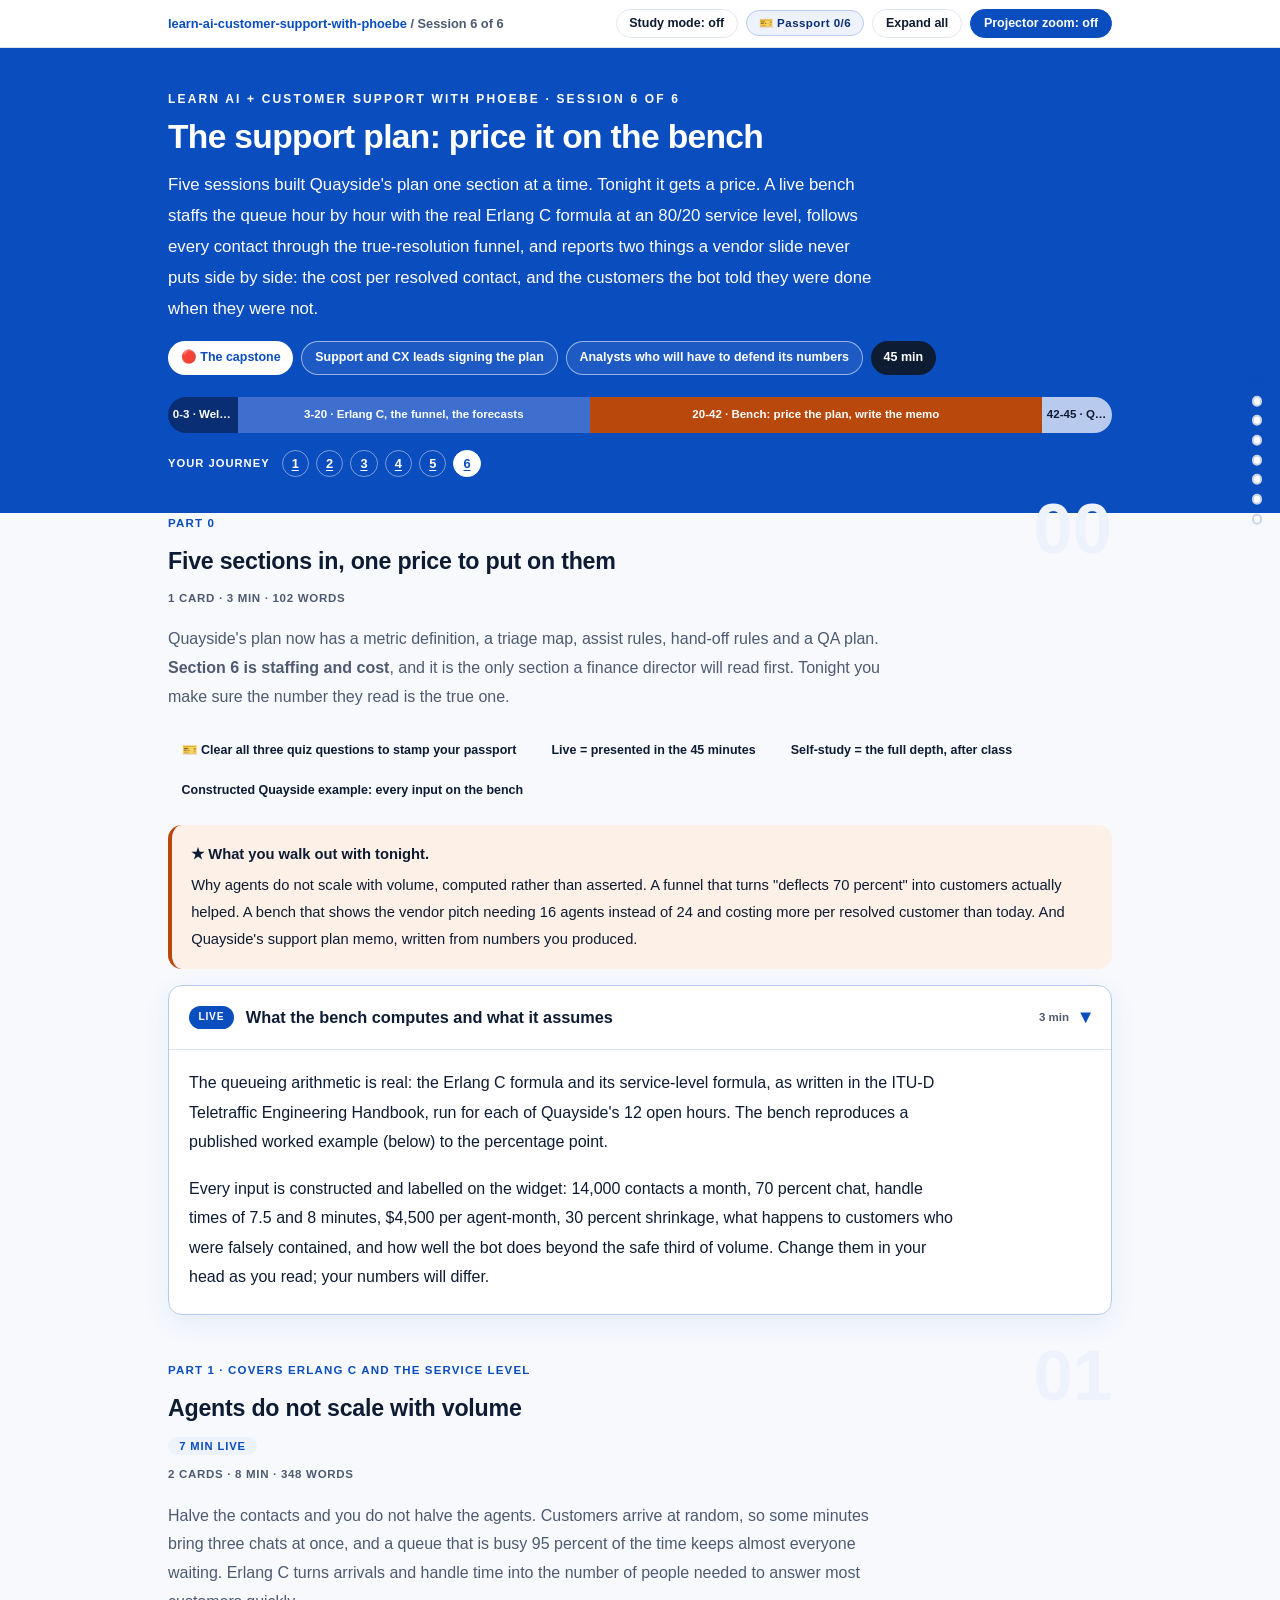
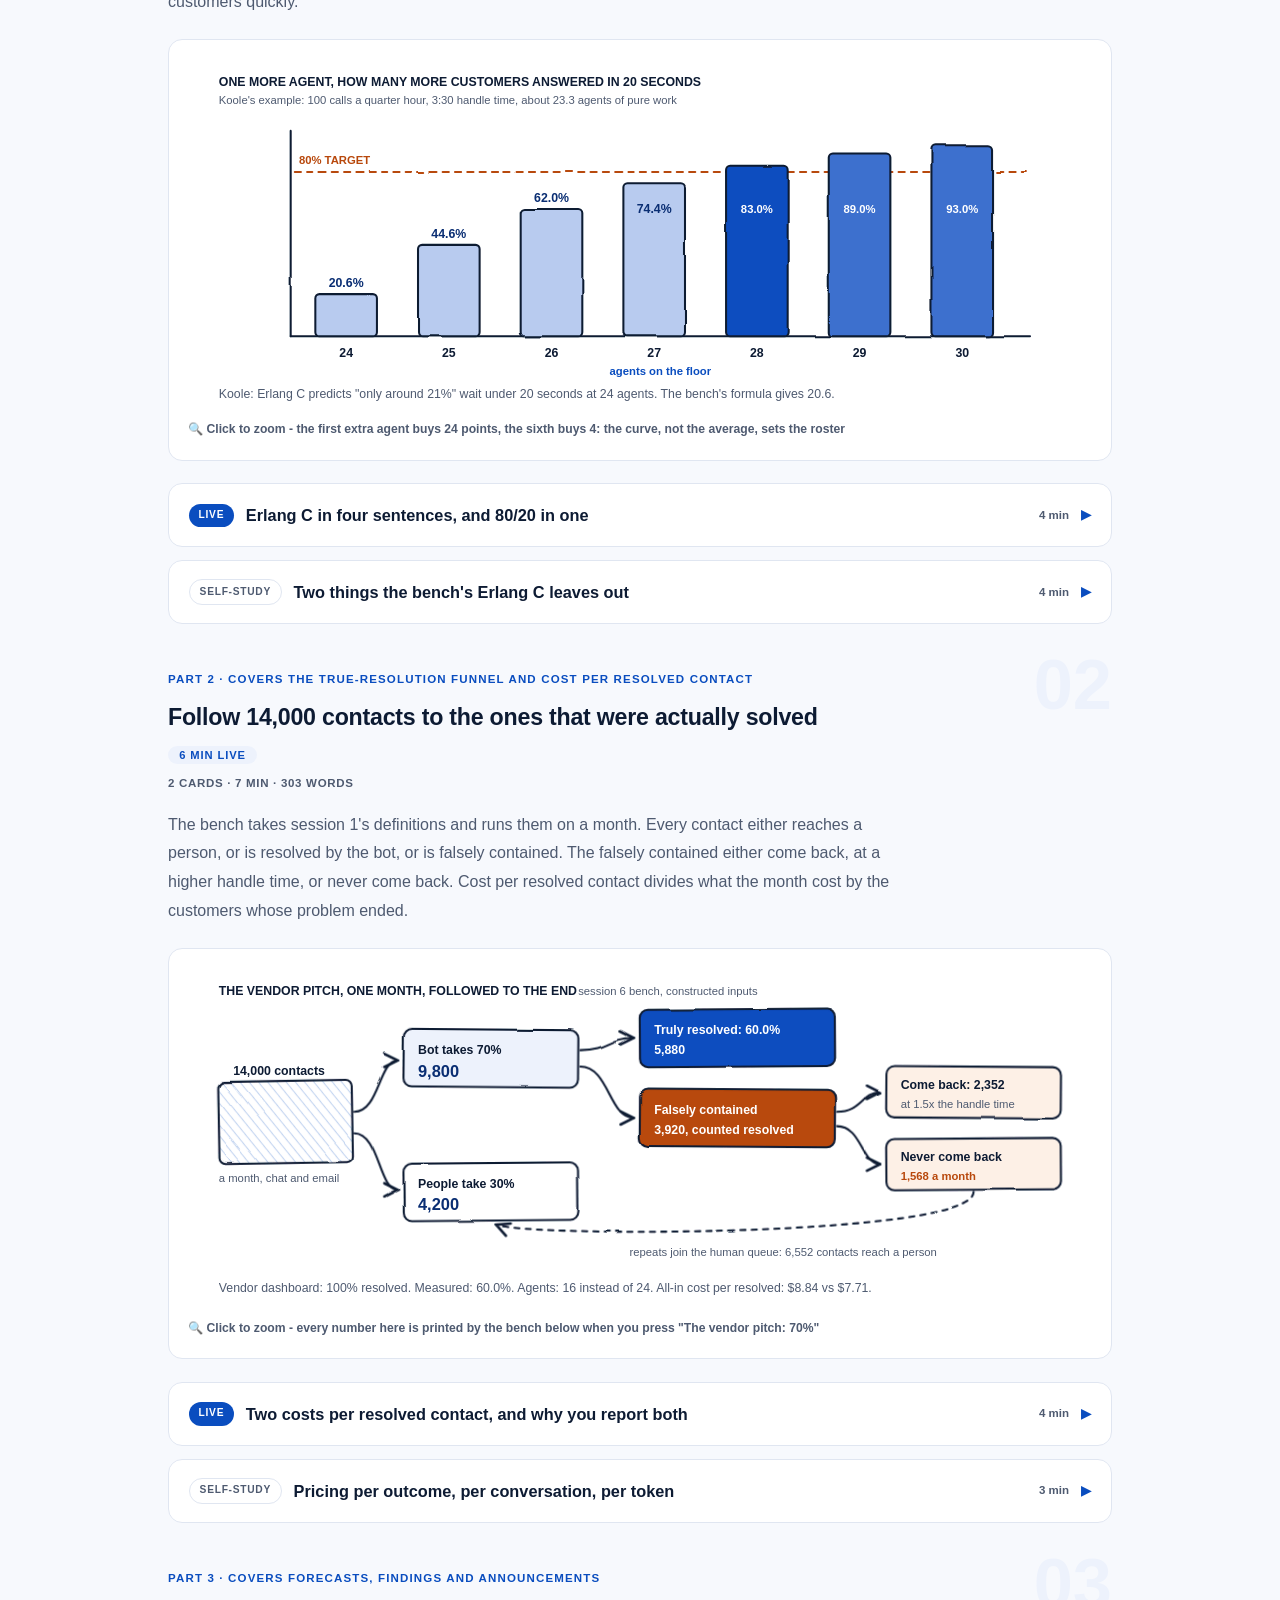
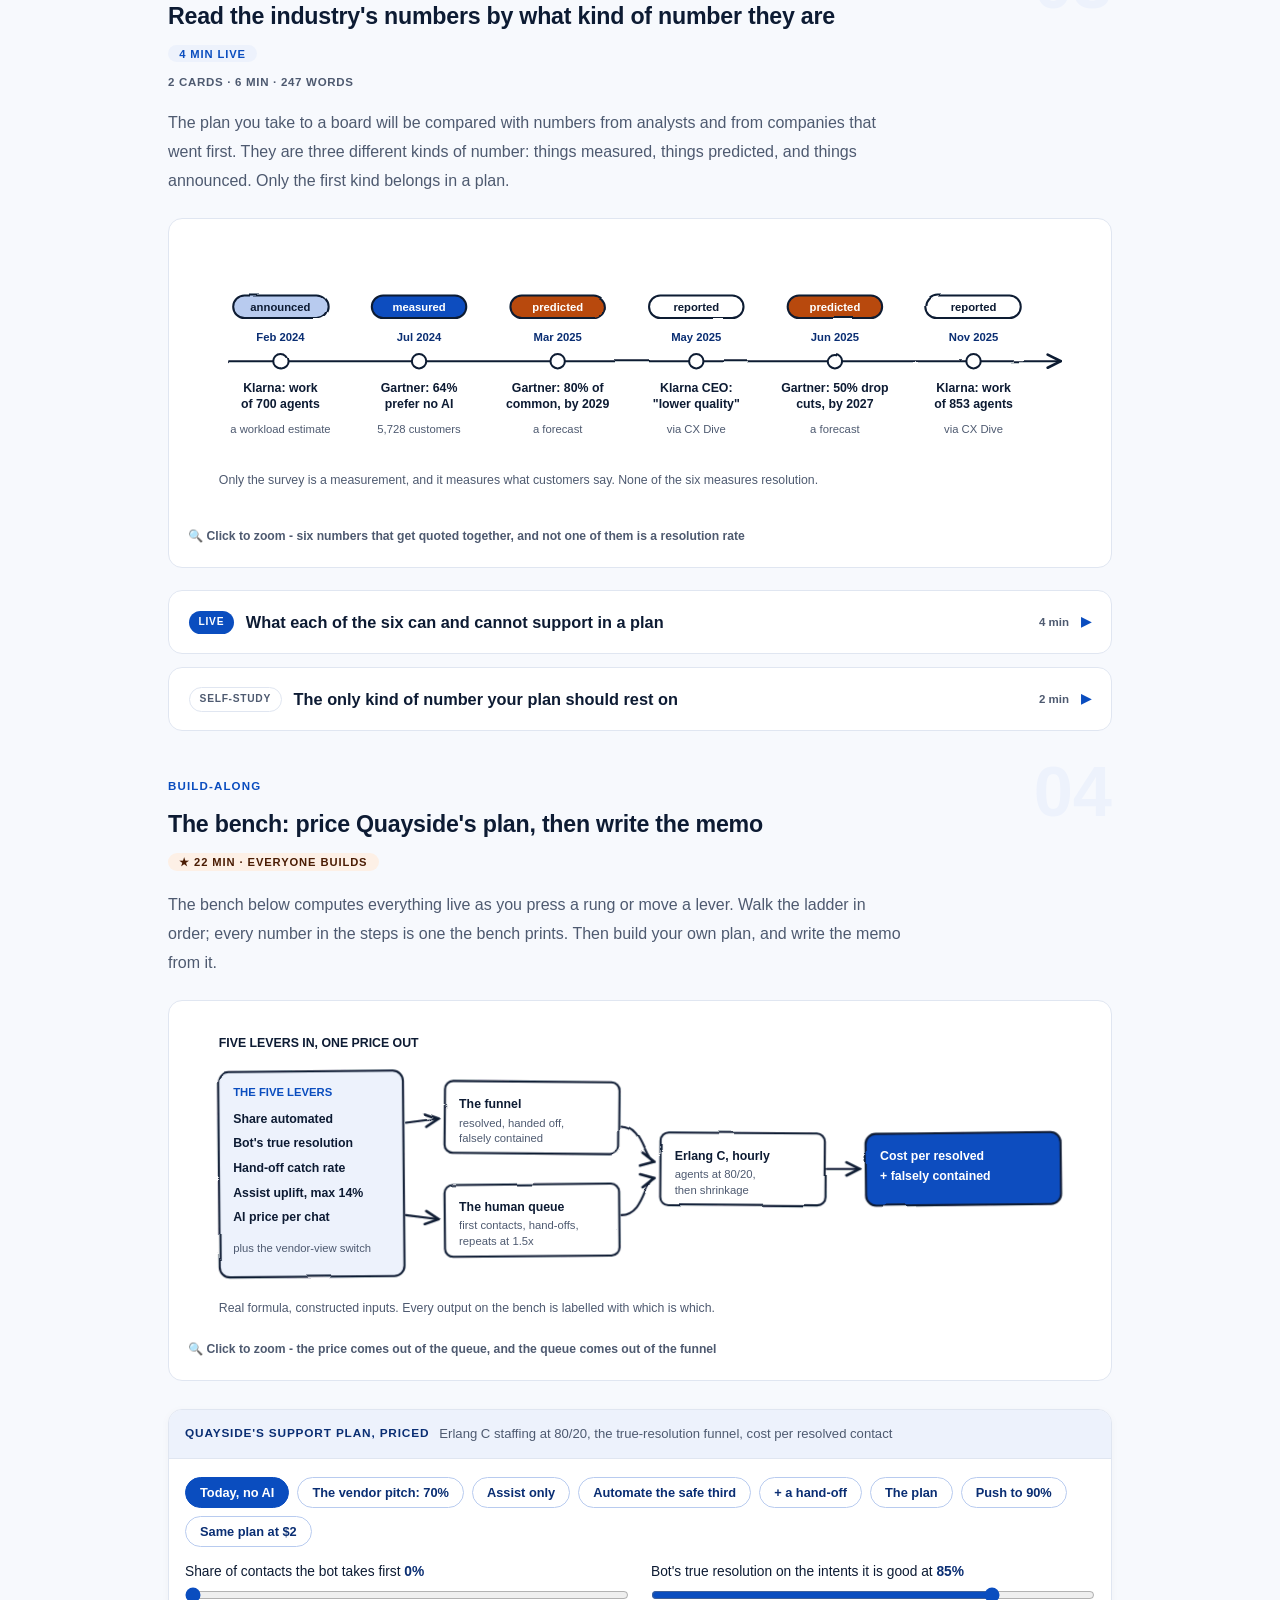
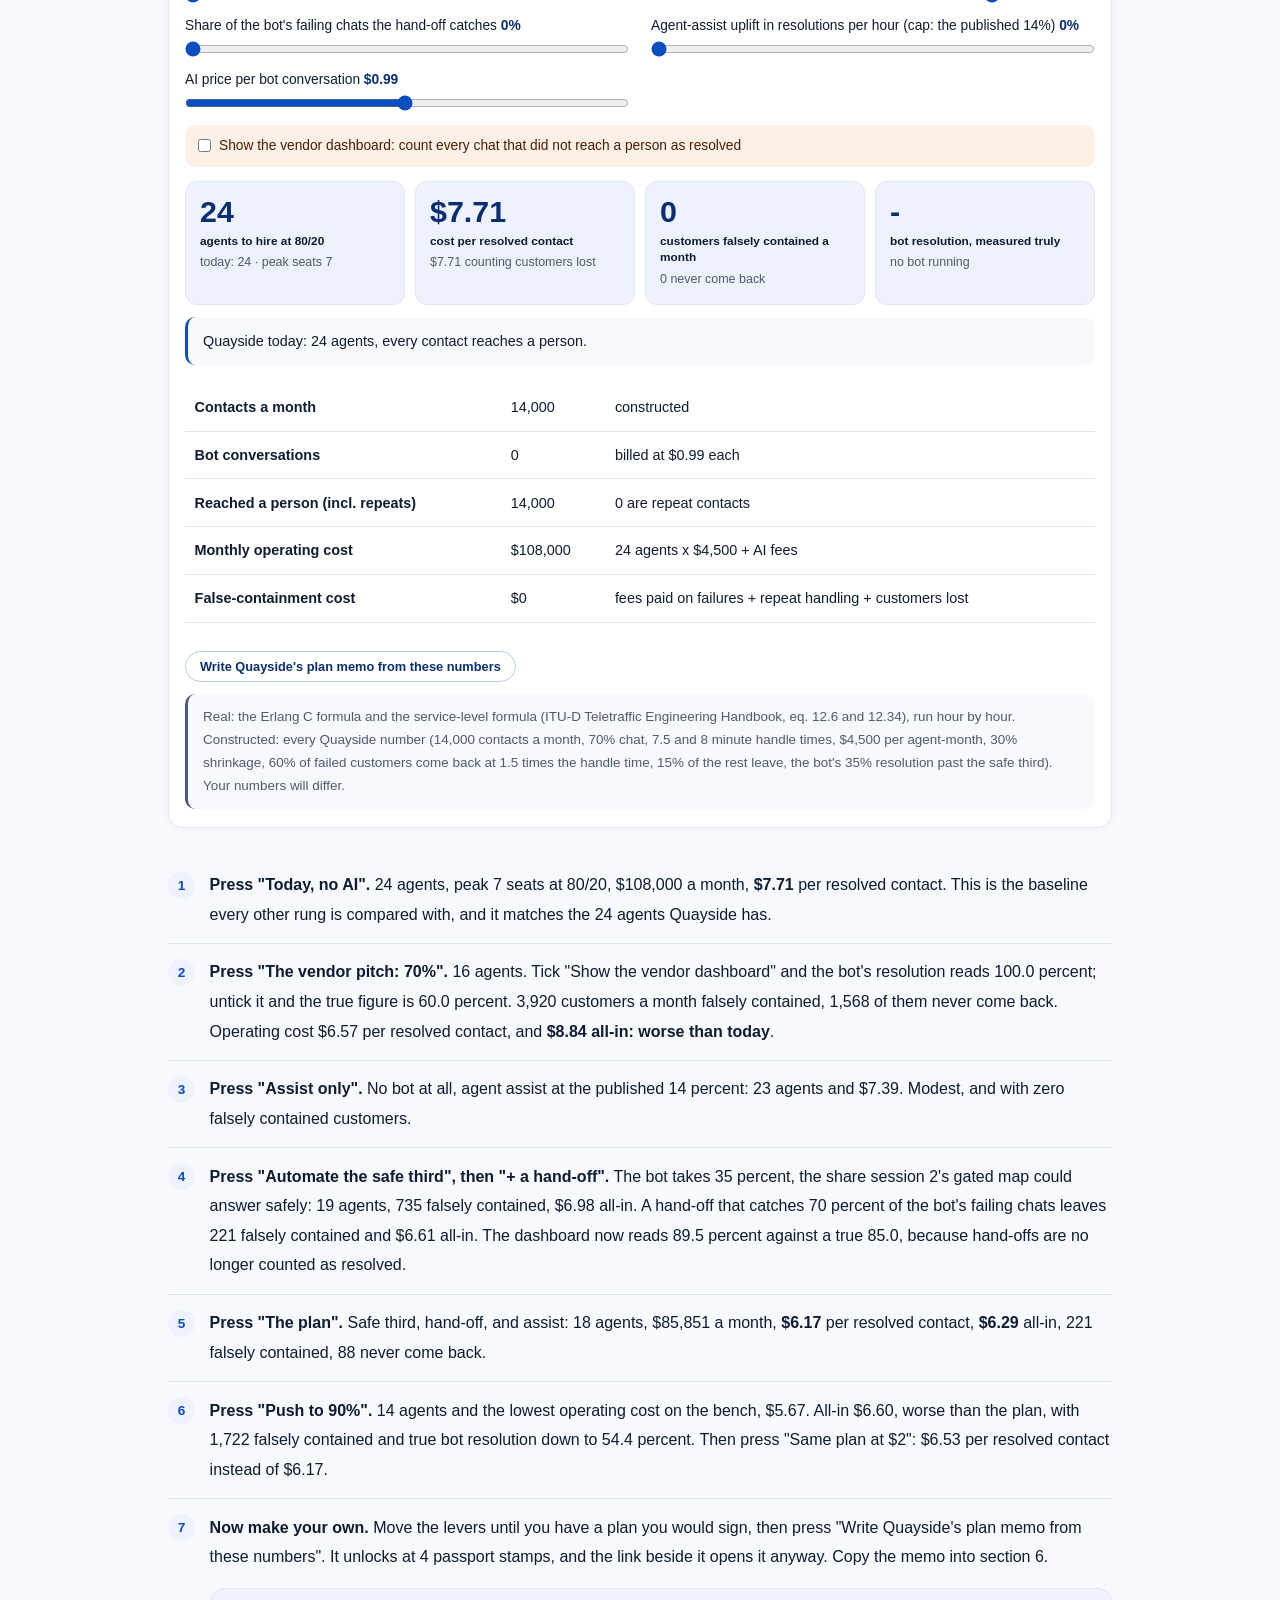
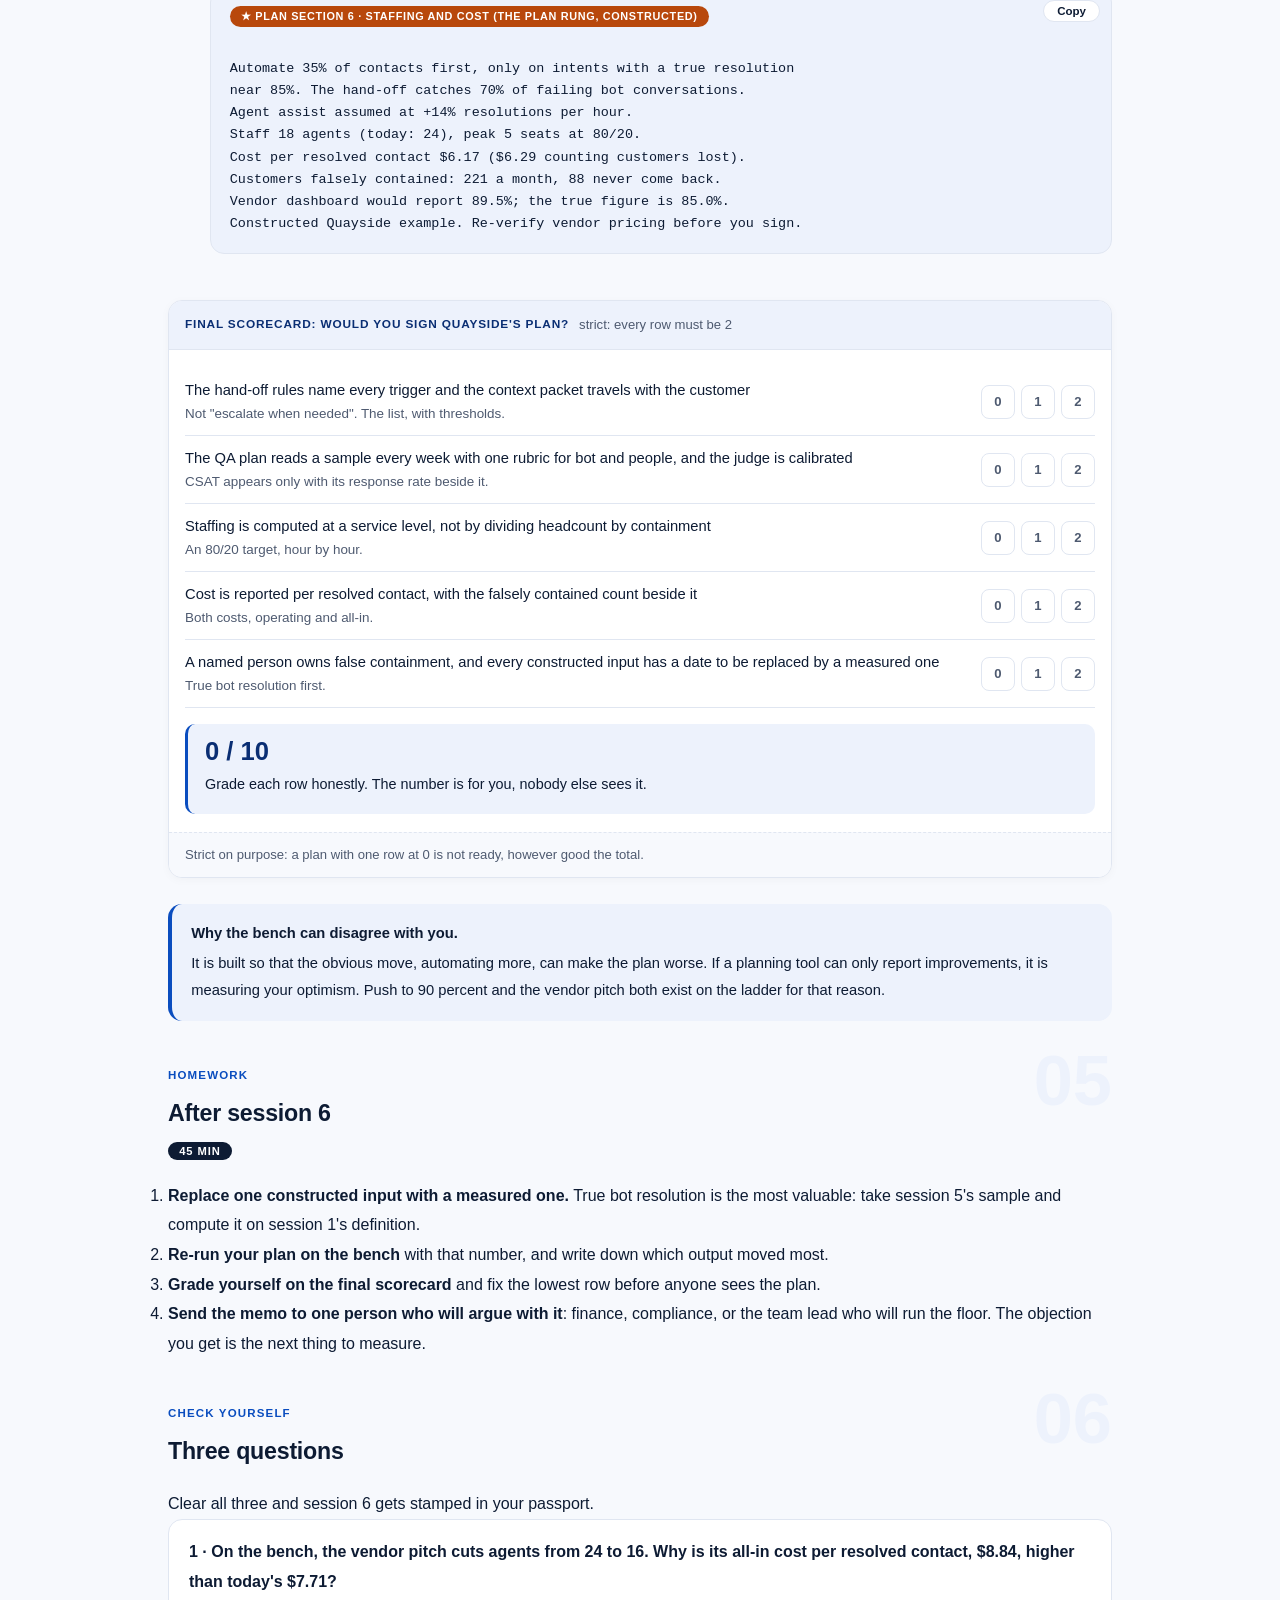
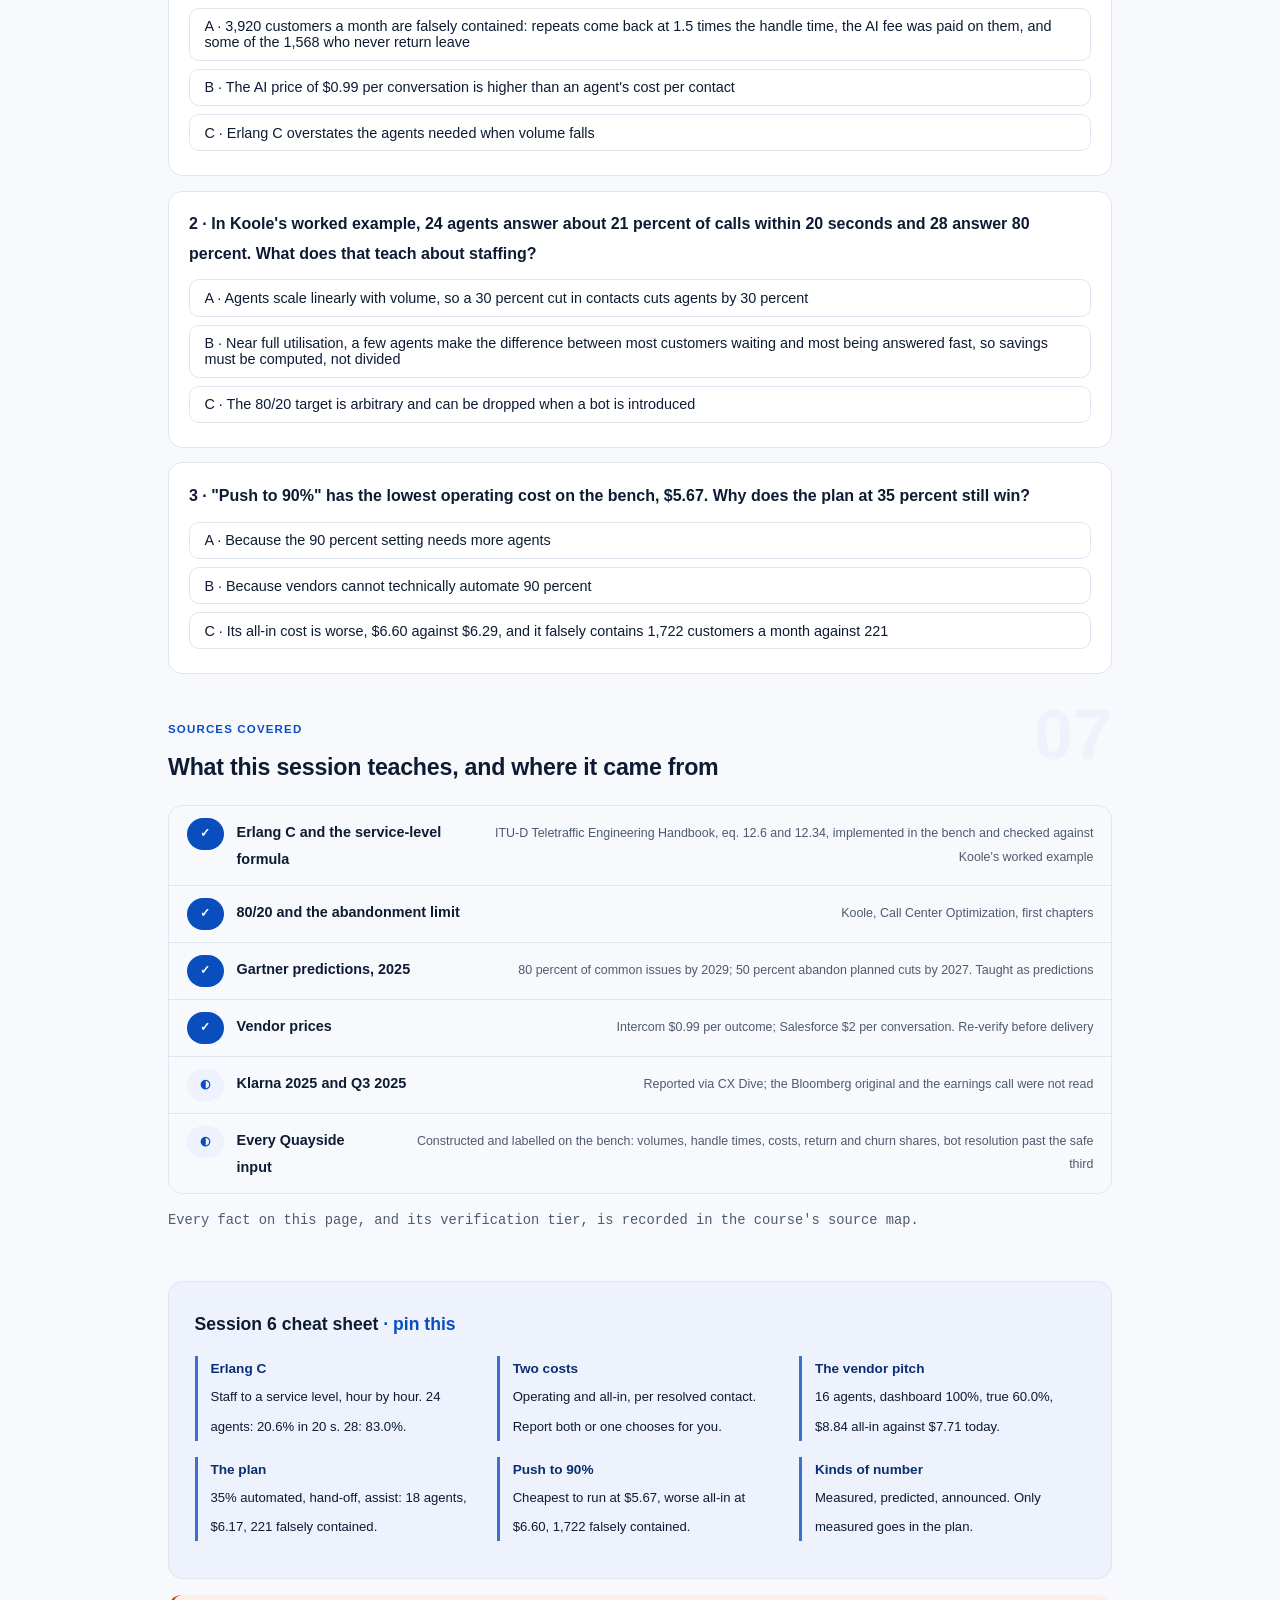
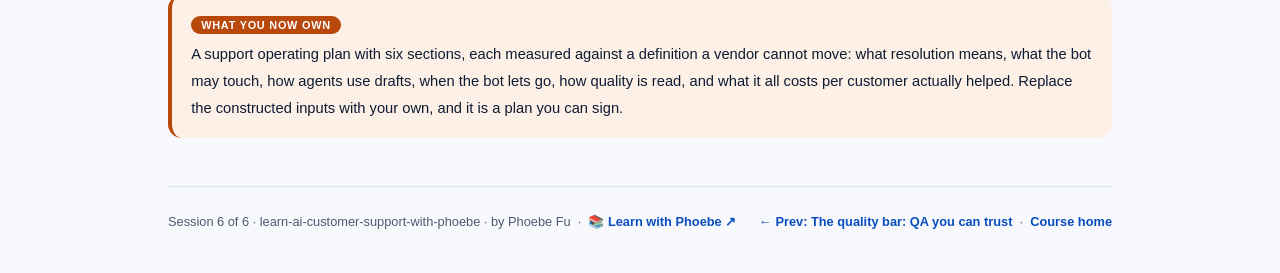
<file: courses/06-price-the-support-plan.html>
<!DOCTYPE html>
<html lang="en">
<head>
<meta charset="UTF-8">
<meta name="viewport" content="width=device-width, initial-scale=1.0">
<!-- social:start -->
<meta name="description" content="Session 6 of 6. Price Quayside's support plan on a live bench: Erlang C staffing at an 80/20 service level, the true-resolution funnel, cost per resolved contact and the customers a bot falsely contains. The vendor pitch needs fewer agents and costs more per customer actually helped.">
<meta property="og:type" content="article">
<meta property="og:site_name" content="Learn with Phoebe">
<meta property="og:title" content="The support plan: price it on the bench - learn ai customer support with phoebe">
<meta property="og:description" content="Session 6 of 6. Erlang C, the true-resolution funnel and cost per resolved contact, on one live bench.">
<meta property="og:url" content="https://phoebefu6.github.io/learn-ai-customer-support-with-phoebe/courses/06-price-the-support-plan.html">
<meta property="og:image" content="https://phoebefu6.github.io/learn-ai-customer-support-with-phoebe/assets/og-cover.png">
<meta property="og:image:width" content="1200">
<meta property="og:image:height" content="630">
<meta name="twitter:card" content="summary_large_image">
<meta name="twitter:title" content="The support plan: price it on the bench - learn ai customer support with phoebe">
<meta name="twitter:description" content="Session 6 of 6. 24 agents to 16, and $7.71 to $8.84 per resolved customer. The bench shows both.">
<meta name="twitter:image" content="https://phoebefu6.github.io/learn-ai-customer-support-with-phoebe/assets/og-cover.png">
<!-- social:end -->
<title>Session 6 · The support plan: price it on the bench - learn ai customer support with phoebe</title>
<link rel="stylesheet" href="../assets/style.css?v=2">
</head>
<body>

<div class="toolbar">
  <div class="wrap">
    <span class="crumb"><a href="../index.html">learn-ai-customer-support-with-phoebe</a> / Session 6 of 6</span>
    <button class="btn" id="toggle-all" type="button">Expand all</button>
    <button class="btn primary" id="zoom-toggle" type="button">Projector zoom: off</button>
  </div>
</div>

<header class="masthead">
  <div class="wrap">
    <div class="eyebrow">Learn AI + Customer Support with Phoebe · Session 6 of 6</div>
    <h1>The support plan: <span class="accent">price it on the bench</span></h1>
    <p class="sub">Five sessions built Quayside's plan one section at a time. Tonight it gets a price. A live bench staffs the queue hour by hour with the real Erlang C formula at an 80/20 service level, follows every contact through the true-resolution funnel, and reports two things a vendor slide never puts side by side: the cost per resolved contact, and the customers the bot told they were done when they were not.</p>
    <div class="chip-row">
      <span class="chip level">🔴 The capstone</span>
      <span class="chip audience">Support and CX leads signing the plan</span>
      <span class="chip audience">Analysts who will have to defend its numbers</span>
      <span class="chip time">45 min</span>
    </div>
    <div class="agenda">
      <span class="a1" style="flex:3">0-3 · Welcome</span>
      <span class="a2" style="flex:17">3-20 · Erlang C, the funnel, the forecasts</span>
      <span class="a3" style="flex:22">20-42 · Bench: price the plan, write the memo</span>
      <span class="a4" style="flex:3">42-45 · Q&amp;A</span>
    </div>
  </div>
</header>

<main class="wrap">

  <!-- ============ INTRO ============ -->
  <section class="section" id="intro">
    <div class="section-kicker">
      <span class="klabel">Part 0</span>
      <h2>Five sections in, one price to put on them</h2>
    </div>
    <p class="lede">Quayside's plan now has a metric definition, a triage map, assist rules, hand-off rules and a QA plan. <strong>Section 6 is staffing and cost</strong>, and it is the only section a finance director will read first. Tonight you make sure the number they read is the true one.</p>

    <div class="legend">
      <span class="pill">🎫 Clear all three quiz questions to stamp your passport</span>
      <span class="pill">Live = presented in the 45 minutes</span>
      <span class="pill">Self-study = the full depth, after class</span>
      <span class="pill">Constructed Quayside example: every input on the bench</span>
    </div>

    <div class="callout win">
      <p><strong>★ What you walk out with tonight.</strong> Why agents do not scale with volume, computed rather than asserted. A funnel that turns "deflects 70 percent" into customers actually helped. A bench that shows the vendor pitch needing 16 agents instead of 24 and costing more per resolved customer than today. And Quayside's support plan memo, written from numbers you produced.</p>
    </div>

    <details class="card" open>
      <summary><span class="mode live">Live</span>What the bench computes and what it assumes<span class="mini">3 min</span><span class="caret">▶</span></summary>
      <div class="body">
        <p>The queueing arithmetic is real: the Erlang C formula and its service-level formula, as written in the ITU-D Teletraffic Engineering Handbook, run for each of Quayside's 12 open hours. The bench reproduces a published worked example (below) to the percentage point.</p>
        <p>Every input is constructed and labelled on the widget: 14,000 contacts a month, 70 percent chat, handle times of 7.5 and 8 minutes, $4,500 per agent-month, 30 percent shrinkage, what happens to customers who were falsely contained, and how well the bot does beyond the safe third of volume. Change them in your head as you read; your numbers will differ.</p>
      </div>
    </details>
  </section>

  <!-- ============ PART 1 ============ -->
  <section class="section" id="part-1">
    <div class="section-kicker">
      <span class="klabel">Part 1 · covers Erlang C and the service level</span>
      <h2>Agents do not scale with volume</h2>
      <span class="tag concept">7 min live</span>
    </div>
    <p class="lede">Halve the contacts and you do not halve the agents. Customers arrive at random, so some minutes bring three chats at once, and a queue that is busy 95 percent of the time keeps almost everyone waiting. Erlang C turns arrivals and handle time into the number of people needed to answer most customers quickly.</p>

    <figure class="zoomable">
      <svg viewBox="0 0 880 340" xmlns="http://www.w3.org/2000/svg" role="img" aria-label="Koole's worked example: 100 calls per quarter hour with a handle time of 3 minutes 30 seconds, about 23.3 agents' worth of work. Erlang C gives the share answered within 20 seconds: 24 agents 20.6 percent, 25 agents 44.6, 26 agents 62.0, 27 agents 74.4, 28 agents 83.0, 29 agents 89.0, 30 agents 93.0. The 80 percent target is first met at 28.">
        <defs>
          <filter id="s6aSk" x="-3%" y="-3%" width="106%" height="106%"><feTurbulence type="fractalNoise" baseFrequency="0.02" numOctaves="2" seed="61" result="n"/><feDisplacementMap in="SourceGraphic" in2="n" scale="2.4" xChannelSelector="R" yChannelSelector="G"/></filter>
        </defs>
        <style>
          .s6aH { font: 800 12px Inter, sans-serif; fill: #0D1B33; }
          .s6aL { font: 600 12px Inter, sans-serif; fill: #0D1B33; }
          .s6aS { font: 400 11px Inter, sans-serif; fill: #4E5A70; }
          .s6aB { font: 800 11px Inter, sans-serif; fill: #B8480C; }
          .s6aV { font: 800 12px Inter, sans-serif; fill: #0A2E73; }
          .s6aW { font: 800 11px Inter, sans-serif; fill: #FFFFFF; }
          .s6aA { font: 700 11px Inter, sans-serif; fill: #0A4DBF; }
          .s6aN { font: 400 12px Inter, sans-serif; fill: #4E5A70; }
        </style>

        <text class="s6aH" x="30" y="26">ONE MORE AGENT, HOW MANY MORE CUSTOMERS ANSWERED IN 20 SECONDS</text>
        <text class="s6aS" x="30" y="44">Koole's example: 100 calls a quarter hour, 3:30 handle time, about 23.3 agents of pure work</text>

        <g filter="url(#s6aSk)" fill="none" stroke="#0D1B33" stroke-width="2" stroke-linecap="round" stroke-linejoin="round">
          <path d="M100 270 L820 270"/>
          <path d="M100 270 L100 70"/>
          <path d="M104 110 L816 110" stroke="#B8480C" stroke-dasharray="6 6"/>
          <rect x="124" y="229" width="60" height="41" rx="4" fill="#B8CBEF"/>
          <rect x="224" y="181" width="60" height="89" rx="4" fill="#B8CBEF"/>
          <rect x="324" y="146" width="60" height="124" rx="4" fill="#B8CBEF"/>
          <rect x="424" y="121" width="60" height="149" rx="4" fill="#B8CBEF"/>
          <rect x="524" y="104" width="60" height="166" rx="4" fill="#0A4DBF"/>
          <rect x="624" y="92" width="60" height="178" rx="4" fill="#3E6FCE"/>
          <rect x="724" y="84" width="60" height="186" rx="4" fill="#3E6FCE"/>
        </g>

        <text class="s6aB" x="108" y="102">80% TARGET</text>
        <text class="s6aV" x="154" y="222" text-anchor="middle">20.6%</text>
        <text class="s6aV" x="254" y="174" text-anchor="middle">44.6%</text>
        <text class="s6aV" x="354" y="139" text-anchor="middle">62.0%</text>
        <text class="s6aV" x="454" y="150" text-anchor="middle">74.4%</text>
        <text class="s6aW" x="554" y="150" text-anchor="middle">83.0%</text>
        <text class="s6aW" x="654" y="150" text-anchor="middle">89.0%</text>
        <text class="s6aW" x="754" y="150" text-anchor="middle">93.0%</text>
        <text class="s6aL" x="154" y="290" text-anchor="middle">24</text>
        <text class="s6aL" x="254" y="290" text-anchor="middle">25</text>
        <text class="s6aL" x="354" y="290" text-anchor="middle">26</text>
        <text class="s6aL" x="454" y="290" text-anchor="middle">27</text>
        <text class="s6aL" x="554" y="290" text-anchor="middle">28</text>
        <text class="s6aL" x="654" y="290" text-anchor="middle">29</text>
        <text class="s6aL" x="754" y="290" text-anchor="middle">30</text>
        <text class="s6aA" x="460" y="308" text-anchor="middle">agents on the floor</text>

        <text class="s6aN" x="30" y="330">Koole: Erlang C predicts "only around 21%" wait under 20 seconds at 24 agents. The bench's formula gives 20.6.</text>
      </svg>
      <figcaption>🔍 Click to zoom - the first extra agent buys 24 points, the sixth buys 4: the curve, not the average, sets the roster</figcaption>
    </figure>

    <details class="card">
      <summary><span class="mode live">Live</span>Erlang C in four sentences, and 80/20 in one<span class="mini">4 min</span><span class="caret">▶</span></summary>
      <div class="body">
        <p><strong>Workload</strong> is arrivals times handle time: 100 calls a quarter hour at 3.5 minutes each is about 23.3 agents of continuous work. <strong>Erlang C</strong> gives the probability that an arriving customer has to wait at all, for a given number of agents above that workload; the ITU-D handbook calls it "Erlang's C-formula, Erlang's second formula, or Erlang's formula for waiting time systems". <strong>The service-level formula</strong> then gives the share answered within t seconds: one minus that probability times a decay that depends on the spare agents. <strong>Staffing</strong> is the smallest number of agents that reaches the target.</p>
        <p>The target Quayside uses is the common one. Ger Koole defines it as "the minimal number of agents required to answer 80% of the calls within 20 seconds". In his worked example, Erlang C says 24 agents answer only about 21 percent that fast and 28 reach 80 percent. The bench's implementation gives 20.6 percent at 24 and 83.0 at 28.</p>
        <div class="callout example">
          <span class="ex-pill">Real world</span>
          <p>This is the arithmetic behind every "the bot frees up X agents" claim. Containment removes contacts; Erlang C decides how many agents those contacts were costing. Remove the easy, quick contacts and the remaining queue keeps its peaks, which is why the bench's vendor pitch removes 70 percent of first contacts and only a third of the agents.</p>
        </div>
      </div>
    </details>

    <details class="card">
      <summary><span class="mode self">Self-study</span>Two things the bench's Erlang C leaves out<span class="mini">4 min</span><span class="caret">▶</span></summary>
      <div class="body">
        <ul>
          <li><strong>Abandonment.</strong> Koole: "some calls, while waiting for service in queue, abandon", which is "not part of the Erlang C model". Ignoring it overstates the agents needed when queues are long. Koole calls the model that includes it Erlang X; the academic literature also uses the name Erlang A, which was not read at source here.</li>
          <li><strong>Chat concurrency.</strong> The bench staffs chat as one conversation per agent at a time. Agents who hold two or three chats at once need fewer seats and take longer per chat. If your floor works concurrently, the shape of every result below holds and the agent counts do not.</li>
        </ul>
        <p>Email is not queued in real time, so the bench adds it as workload hours spread over the day rather than running it through Erlang C.</p>
      </div>
    </details>
  </section>

  <!-- ============ PART 2 ============ -->
  <section class="section" id="part-2">
    <div class="section-kicker">
      <span class="klabel">Part 2 · covers the true-resolution funnel and cost per resolved contact</span>
      <h2>Follow 14,000 contacts to the ones that were actually solved</h2>
      <span class="tag concept">6 min live</span>
    </div>
    <p class="lede">The bench takes session 1's definitions and runs them on a month. Every contact either reaches a person, or is resolved by the bot, or is falsely contained. The falsely contained either come back, at a higher handle time, or never come back. Cost per resolved contact divides what the month cost by the customers whose problem ended.</p>

    <figure class="zoomable">
      <svg viewBox="0 0 880 330" xmlns="http://www.w3.org/2000/svg" role="img" aria-label="The vendor pitch on the session 6 bench, constructed inputs: 14,000 contacts a month, 9,800 taken by the bot and 4,200 by people. The bot truly resolves 5,880, so 60.0 percent, and falsely contains 3,920, all counted as resolved on the vendor dashboard. 2,352 come back as repeat contacts at 1.5 times the handle time; 1,568 never come back.">
        <defs>
          <filter id="s6bSk" x="-3%" y="-3%" width="106%" height="106%"><feTurbulence type="fractalNoise" baseFrequency="0.02" numOctaves="2" seed="67" result="n"/><feDisplacementMap in="SourceGraphic" in2="n" scale="2.4" xChannelSelector="R" yChannelSelector="G"/></filter>
          <pattern id="s6bHc" patternUnits="userSpaceOnUse" width="7" height="7" patternTransform="rotate(-38)"><line x1="0" y1="0" x2="0" y2="7" stroke="#0A4DBF" stroke-width="1" opacity=".5"/></pattern>
          <marker id="s6bAr" viewBox="0 0 10 10" refX="9" refY="5" markerWidth="8" markerHeight="8" orient="auto"><path d="M1 1 L9 5 L1 9" fill="none" stroke="#0D1B33" stroke-width="1.6" stroke-linecap="round"/></marker>
        </defs>
        <style>
          .s6bH { font: 800 12px Inter, sans-serif; fill: #0D1B33; }
          .s6bL { font: 600 12px Inter, sans-serif; fill: #0D1B33; }
          .s6bS { font: 400 11px Inter, sans-serif; fill: #4E5A70; }
          .s6bB { font: 800 11px Inter, sans-serif; fill: #B8480C; }
          .s6bV { font: 800 16px Inter, sans-serif; fill: #0A2E73; }
          .s6bW { font: 800 12px Inter, sans-serif; fill: #FFFFFF; }
          .s6bN { font: 400 12px Inter, sans-serif; fill: #4E5A70; }
        </style>

        <text class="s6bH" x="30" y="26">THE VENDOR PITCH, ONE MONTH, FOLLOWED TO THE END</text>
        <text class="s6bS" x="380" y="26">session 6 bench, constructed inputs</text>

        <g filter="url(#s6bSk)" fill="none" stroke="#0D1B33" stroke-width="2" stroke-linecap="round" stroke-linejoin="round">
          <rect x="30" y="110" width="130" height="80" rx="6" transform="rotate(-1 95 150)" fill="url(#s6bHc)"/>
          <rect x="210" y="60" width="170" height="56" rx="8" transform="rotate(0.5 295 88)" fill="#EDF2FC"/>
          <rect x="210" y="190" width="170" height="56" rx="8" transform="rotate(-0.5 295 218)" fill="#FFFFFF"/>
          <rect x="440" y="40" width="190" height="56" rx="8" transform="rotate(-0.4 535 68)" fill="#0A4DBF"/>
          <rect x="440" y="118" width="190" height="56" rx="8" transform="rotate(0.4 535 146)" fill="#B8480C"/>
          <rect x="680" y="96" width="170" height="50" rx="8" transform="rotate(0.4 765 121)" fill="#FDF0E6"/>
          <rect x="680" y="166" width="170" height="50" rx="8" transform="rotate(-0.4 765 191)" fill="#FDF0E6"/>
          <path d="M162 140 C186 140 186 90 204 90" marker-end="url(#s6bAr)"/>
          <path d="M162 160 C186 160 186 216 204 216" marker-end="url(#s6bAr)"/>
          <path d="M382 80 C410 80 410 68 434 68" marker-end="url(#s6bAr)"/>
          <path d="M382 96 C410 96 410 146 434 146" marker-end="url(#s6bAr)"/>
          <path d="M632 140 C656 140 656 121 674 121" marker-end="url(#s6bAr)"/>
          <path d="M632 154 C656 154 656 191 674 191" marker-end="url(#s6bAr)"/>
          <path d="M766 218 C766 262 330 262 300 250" marker-end="url(#s6bAr)" stroke-dasharray="5 6"/>
        </g>

        <text class="s6bL" x="44" y="104">14,000 contacts</text>
        <text class="s6bS" x="30" y="208">a month, chat and email</text>
        <text class="s6bL" x="224" y="84">Bot takes 70%</text>
        <text class="s6bV" x="224" y="106">9,800</text>
        <text class="s6bL" x="224" y="214">People take 30%</text>
        <text class="s6bV" x="224" y="236">4,200</text>
        <text class="s6bW" x="454" y="64">Truly resolved: 60.0%</text>
        <text class="s6bW" x="454" y="84">5,880</text>
        <text class="s6bW" x="454" y="142">Falsely contained</text>
        <text class="s6bW" x="454" y="162">3,920, counted resolved</text>
        <text class="s6bL" x="694" y="118">Come back: 2,352</text>
        <text class="s6bS" x="694" y="136">at 1.5x the handle time</text>
        <text class="s6bL" x="694" y="188">Never come back</text>
        <text class="s6bB" x="694" y="206">1,568 a month</text>
        <text class="s6bS" x="430" y="280">repeats join the human queue: 6,552 contacts reach a person</text>

        <text class="s6bN" x="30" y="316">Vendor dashboard: 100% resolved. Measured: 60.0%. Agents: 16 instead of 24. All-in cost per resolved: $8.84 vs $7.71.</text>
      </svg>
      <figcaption>🔍 Click to zoom - every number here is printed by the bench below when you press "The vendor pitch: 70%"</figcaption>
    </figure>

    <details class="card">
      <summary><span class="mode live">Live</span>Two costs per resolved contact, and why you report both<span class="mini">4 min</span><span class="caret">▶</span></summary>
      <div class="body">
        <p><strong>Operating cost per resolved contact</strong> is agents plus AI fees, divided by customers whose problem ended. <strong>All-in</strong> adds one more line: the customers a false containment loses. Quayside's constructed assumption is that 15 percent of the customers who never come back close their account, each worth $120 a year. Churn modelling proper belongs to <a href="https://phoebefu6.github.io/learn-customer-retention-with-phoebe/courses/a7-churn-prediction.html">Customer Retention ↗</a>; here it is one honest, labelled line.</p>
        <p>The two disagree exactly where the decision is. On the bench, pushing the bot to 90 percent has the lowest operating cost of any setting, $5.67, and an all-in cost of $6.60, worse than the plan's $6.29, with 1,722 customers a month told they were done. Report one number and you choose the plan by accident.</p>
        <div class="callout example">
          <span class="ex-pill">Real world</span>
          <p>Klarna's CEO, reported by CX Dive quoting a May 2025 Bloomberg interview: "As cost unfortunately seems to have been a too predominant evaluation factor when organizing this, what you end up having is lower quality". Session 5 showed the other side of that story, which Klarna also tells. The bench cannot settle it; it can show you which of your own numbers would have warned you.</p>
        </div>
      </div>
    </details>

    <details class="card">
      <summary><span class="mode self">Self-study</span>Pricing per outcome, per conversation, per token<span class="mini">3 min</span><span class="caret">▶</span></summary>
      <div class="body">
        <p>Intercom lists Fin at "$0.99 per outcome" and counts an assumed resolution as an outcome. Salesforce's pricing page lists "$2" per conversation for Agentforce, alongside Flex Credits. The bench charges a flat price per bot conversation and lets you set it: at $2 instead of $0.99, Quayside's plan moves from $6.17 to $6.53 per resolved contact. Under an outcome model you also pay for false containments that were billed as outcomes, which is part of the false-containment cost the bench reports.</p>
        <p>The cost of a single model call, in tokens, is one line inside that price and is taught in <a href="https://phoebefu6.github.io/learn-llm-inference-with-phoebe/courses/01-where-the-money-goes.html">LLM Inference: where the money goes ↗</a>. Vendor prices change often: re-verify before you sign.</p>
      </div>
    </details>
  </section>

  <!-- ============ PART 3 ============ -->
  <section class="section" id="part-3">
    <div class="section-kicker">
      <span class="klabel">Part 3 · covers forecasts, findings and announcements</span>
      <h2>Read the industry's numbers by what kind of number they are</h2>
      <span class="tag concept">4 min live</span>
    </div>
    <p class="lede">The plan you take to a board will be compared with numbers from analysts and from companies that went first. They are three different kinds of number: things measured, things predicted, and things announced. Only the first kind belongs in a plan.</p>

    <figure class="zoomable">
      <svg viewBox="0 0 880 270" xmlns="http://www.w3.org/2000/svg" role="img" aria-label="A timeline of six public numbers about AI in customer service. February 2024, Klarna announces the work of 700 agents, an announcement. July 2024, Gartner survey, 64 percent would prefer no AI, measured. March 2025, Gartner predicts 80 percent of common issues by 2029, a prediction. May 2025, Klarna's CEO on lower quality, reported. June 2025, Gartner predicts half of planned cuts abandoned by 2027, a prediction. November 2025, Klarna says the work of 853 agents, reported.">
        <defs>
          <filter id="s6cSk" x="-3%" y="-3%" width="106%" height="106%"><feTurbulence type="fractalNoise" baseFrequency="0.02" numOctaves="2" seed="71" result="n"/><feDisplacementMap in="SourceGraphic" in2="n" scale="2.4" xChannelSelector="R" yChannelSelector="G"/></filter>
          <marker id="s6cAr" viewBox="0 0 10 10" refX="9" refY="5" markerWidth="8" markerHeight="8" orient="auto"><path d="M1 1 L9 5 L1 9" fill="none" stroke="#0D1B33" stroke-width="1.6" stroke-linecap="round"/></marker>
        </defs>
        <style>
          .s6cL { font: 600 12px Inter, sans-serif; fill: #0D1B33; }
          .s6cS { font: 400 11px Inter, sans-serif; fill: #4E5A70; }
          .s6cD { font: 700 11px Inter, sans-serif; fill: #0A2E73; }
          .s6cW { font: 800 11px Inter, sans-serif; fill: #FFFFFF; }
          .s6cK { font: 800 11px Inter, sans-serif; fill: #0D1B33; }
          .s6cN { font: 400 12px Inter, sans-serif; fill: #4E5A70; }
        </style>

        <g filter="url(#s6cSk)" fill="none" stroke="#0D1B33" stroke-width="2" stroke-linecap="round" stroke-linejoin="round">
          <path d="M40 120 L850 120" marker-end="url(#s6cAr)"/>
          <circle cx="90" cy="120" r="7" fill="#FFFFFF"/>
          <circle cx="225" cy="120" r="7" fill="#FFFFFF"/>
          <circle cx="360" cy="120" r="7" fill="#FFFFFF"/>
          <circle cx="495" cy="120" r="7" fill="#FFFFFF"/>
          <circle cx="630" cy="120" r="7" fill="#FFFFFF"/>
          <circle cx="765" cy="120" r="7" fill="#FFFFFF"/>
          <rect x="44" y="56" width="92" height="22" rx="11" fill="#B8CBEF"/>
          <rect x="179" y="56" width="92" height="22" rx="11" fill="#0A4DBF"/>
          <rect x="314" y="56" width="92" height="22" rx="11" fill="#B8480C"/>
          <rect x="449" y="56" width="92" height="22" rx="11" fill="#FFFFFF"/>
          <rect x="584" y="56" width="92" height="22" rx="11" fill="#B8480C"/>
          <rect x="719" y="56" width="92" height="22" rx="11" fill="#FFFFFF"/>
        </g>

        <text class="s6cK" x="90" y="71" text-anchor="middle">announced</text>
        <text class="s6cW" x="225" y="71" text-anchor="middle">measured</text>
        <text class="s6cW" x="360" y="71" text-anchor="middle">predicted</text>
        <text class="s6cK" x="495" y="71" text-anchor="middle">reported</text>
        <text class="s6cW" x="630" y="71" text-anchor="middle">predicted</text>
        <text class="s6cK" x="765" y="71" text-anchor="middle">reported</text>

        <text class="s6cD" x="90" y="100" text-anchor="middle">Feb 2024</text>
        <text class="s6cD" x="225" y="100" text-anchor="middle">Jul 2024</text>
        <text class="s6cD" x="360" y="100" text-anchor="middle">Mar 2025</text>
        <text class="s6cD" x="495" y="100" text-anchor="middle">May 2025</text>
        <text class="s6cD" x="630" y="100" text-anchor="middle">Jun 2025</text>
        <text class="s6cD" x="765" y="100" text-anchor="middle">Nov 2025</text>

        <text class="s6cL" x="90" y="150" text-anchor="middle">Klarna: work</text>
        <text class="s6cL" x="90" y="166" text-anchor="middle">of 700 agents</text>
        <text class="s6cL" x="225" y="150" text-anchor="middle">Gartner: 64%</text>
        <text class="s6cL" x="225" y="166" text-anchor="middle">prefer no AI</text>
        <text class="s6cL" x="360" y="150" text-anchor="middle">Gartner: 80% of</text>
        <text class="s6cL" x="360" y="166" text-anchor="middle">common, by 2029</text>
        <text class="s6cL" x="495" y="150" text-anchor="middle">Klarna CEO:</text>
        <text class="s6cL" x="495" y="166" text-anchor="middle">"lower quality"</text>
        <text class="s6cL" x="630" y="150" text-anchor="middle">Gartner: 50% drop</text>
        <text class="s6cL" x="630" y="166" text-anchor="middle">cuts, by 2027</text>
        <text class="s6cL" x="765" y="150" text-anchor="middle">Klarna: work</text>
        <text class="s6cL" x="765" y="166" text-anchor="middle">of 853 agents</text>

        <text class="s6cS" x="90" y="190" text-anchor="middle">a workload estimate</text>
        <text class="s6cS" x="225" y="190" text-anchor="middle">5,728 customers</text>
        <text class="s6cS" x="360" y="190" text-anchor="middle">a forecast</text>
        <text class="s6cS" x="495" y="190" text-anchor="middle">via CX Dive</text>
        <text class="s6cS" x="630" y="190" text-anchor="middle">a forecast</text>
        <text class="s6cS" x="765" y="190" text-anchor="middle">via CX Dive</text>

        <text class="s6cN" x="30" y="240">Only the survey is a measurement, and it measures what customers say. None of the six measures resolution.</text>
      </svg>
      <figcaption>🔍 Click to zoom - six numbers that get quoted together, and not one of them is a resolution rate</figcaption>
    </figure>

    <details class="card">
      <summary><span class="mode live">Live</span>What each of the six can and cannot support in a plan<span class="mini">4 min</span><span class="caret">▶</span></summary>
      <div class="body">
        <table class="clean">
          <tr><th>Number</th><th>Kind</th><th>Can support</th></tr>
          <tr><td>Klarna, Feb 2024: "the equivalent work of 700 full-time agents"</td><td>Announced, estimate</td><td>That workload moved. Not how many people were needed, nor what was resolved</td></tr>
          <tr><td>Gartner, Jul 2024: 64 percent would prefer no AI in service</td><td>Measured, a survey</td><td>What customers say they want. A reason to make reaching a person easy</td></tr>
          <tr><td>Gartner, Mar 2025: 80 percent of common issues "By 2029"</td><td>Predicted</td><td>Nothing in a plan for next year. Note the word "common" (session 2)</td></tr>
          <tr><td>Klarna CEO, May 2025: "lower quality"</td><td>Reported</td><td>That a company that went first changed course on quality</td></tr>
          <tr><td>Gartner, Jun 2025: 50 percent abandon planned cuts "By 2027"</td><td>Predicted</td><td>A caution against booking headcount savings before you have measured resolution</td></tr>
          <tr><td>Klarna, Q3 2025: work of more than 853 agents</td><td>Reported, from an earnings call</td><td>That Klarna still describes the assistant as doing more work, not less</td></tr>
        </table>
        <div class="callout example">
          <span class="ex-pill">Real world</span>
          <p>Gartner's June 2025 release explains its own prediction: "many companies struggle to achieve their 'agent-less' staffing goals", and recommends a "digital first, but not digital only" strategy. Read next to the bench, that is the vendor pitch rung: fewer agents on paper, more cost per customer actually helped.</p>
        </div>
      </div>
    </details>

    <details class="card">
      <summary><span class="mode self">Self-study</span>The only kind of number your plan should rest on<span class="mini">2 min</span><span class="caret">▶</span></summary>
      <div class="body">
        <p>Your own, measured on session 1's definition and session 5's sample. The bench is a planning tool: it shows how the levers interact and which direction each moves the cost. Its inputs are constructed. Before the plan goes to anyone with a budget, replace every constructed input with a measured one, starting with true bot resolution and the share of falsely contained customers who come back.</p>
      </div>
    </details>
  </section>

  <!-- ============ DEMO ============ -->
  <section class="section" id="demo-1">
    <div class="section-kicker">
      <span class="klabel">Build-along</span>
      <h2>The bench: price Quayside's plan, then write the memo</h2>
      <span class="tag demo">★ 22 min · everyone builds</span>
    </div>
    <p class="lede">The bench below computes everything live as you press a rung or move a lever. Walk the ladder in order; every number in the steps is one the bench prints. Then build your own plan, and write the memo from it.</p>

    <figure class="zoomable">
      <svg viewBox="0 0 880 300" xmlns="http://www.w3.org/2000/svg" role="img" aria-label="How the bench turns five levers into a price. The share automated and the bot's true resolution split contacts into resolved, handed off and falsely contained. The hand-off catches part of the failures. People handle their share plus the handed-off and the repeat contacts, and agent assist shortens handle time. Erlang C converts that hourly workload into agents. Agents times cost plus AI price times bot conversations, divided by resolved customers, gives cost per resolved contact.">
        <defs>
          <filter id="s6dSk" x="-3%" y="-3%" width="106%" height="106%"><feTurbulence type="fractalNoise" baseFrequency="0.02" numOctaves="2" seed="73" result="n"/><feDisplacementMap in="SourceGraphic" in2="n" scale="2.4" xChannelSelector="R" yChannelSelector="G"/></filter>
          <marker id="s6dAr" viewBox="0 0 10 10" refX="9" refY="5" markerWidth="8" markerHeight="8" orient="auto"><path d="M1 1 L9 5 L1 9" fill="none" stroke="#0D1B33" stroke-width="1.6" stroke-linecap="round"/></marker>
        </defs>
        <style>
          .s6dH { font: 800 12px Inter, sans-serif; fill: #0D1B33; }
          .s6dL { font: 600 12px Inter, sans-serif; fill: #0D1B33; }
          .s6dS { font: 400 11px Inter, sans-serif; fill: #4E5A70; }
          .s6dA { font: 700 11px Inter, sans-serif; fill: #0A4DBF; }
          .s6dW { font: 800 12px Inter, sans-serif; fill: #FFFFFF; }
          .s6dN { font: 400 12px Inter, sans-serif; fill: #4E5A70; }
        </style>

        <text class="s6dH" x="30" y="26">FIVE LEVERS IN, ONE PRICE OUT</text>

        <g filter="url(#s6dSk)" fill="none" stroke="#0D1B33" stroke-width="2" stroke-linecap="round" stroke-linejoin="round">
          <rect x="30" y="50" width="180" height="200" rx="10" transform="rotate(-0.5 120 150)" fill="#EDF2FC"/>
          <rect x="250" y="60" width="170" height="70" rx="8" transform="rotate(0.5 335 95)" fill="#FFFFFF"/>
          <rect x="250" y="160" width="170" height="70" rx="8" transform="rotate(-0.5 335 195)" fill="#FFFFFF"/>
          <rect x="460" y="110" width="160" height="70" rx="8" transform="rotate(0.4 540 145)" fill="#FFFFFF"/>
          <rect x="660" y="110" width="190" height="70" rx="10" transform="rotate(-0.6 755 145)" fill="#0A4DBF"/>
          <path d="M212 100 L244 96" marker-end="url(#s6dAr)"/>
          <path d="M212 190 L244 194" marker-end="url(#s6dAr)"/>
          <path d="M422 104 C444 104 444 136 454 138" marker-end="url(#s6dAr)"/>
          <path d="M422 190 C444 190 444 156 454 154" marker-end="url(#s6dAr)"/>
          <path d="M622 145 L654 145" marker-end="url(#s6dAr)"/>
        </g>

        <text class="s6dA" x="44" y="74">THE FIVE LEVERS</text>
        <text class="s6dL" x="44" y="100">Share automated</text>
        <text class="s6dL" x="44" y="124">Bot's true resolution</text>
        <text class="s6dL" x="44" y="148">Hand-off catch rate</text>
        <text class="s6dL" x="44" y="172">Assist uplift, max 14%</text>
        <text class="s6dL" x="44" y="196">AI price per chat</text>
        <text class="s6dS" x="44" y="226">plus the vendor-view switch</text>

        <text class="s6dL" x="264" y="86">The funnel</text>
        <text class="s6dS" x="264" y="104">resolved, handed off,</text>
        <text class="s6dS" x="264" y="119">falsely contained</text>
        <text class="s6dL" x="264" y="186">The human queue</text>
        <text class="s6dS" x="264" y="204">first contacts, hand-offs,</text>
        <text class="s6dS" x="264" y="219">repeats at 1.5x</text>
        <text class="s6dL" x="474" y="136">Erlang C, hourly</text>
        <text class="s6dS" x="474" y="154">agents at 80/20,</text>
        <text class="s6dS" x="474" y="169">then shrinkage</text>
        <text class="s6dW" x="674" y="136">Cost per resolved</text>
        <text class="s6dW" x="674" y="156">+ falsely contained</text>

        <text class="s6dN" x="30" y="284">Real formula, constructed inputs. Every output on the bench is labelled with which is which.</text>
      </svg>
      <figcaption>🔍 Click to zoom - the price comes out of the queue, and the queue comes out of the funnel</figcaption>
    </figure>

    <div id="acs-plan"></div>

    <div class="steps">
      <div class="step"><p><strong>Press "Today, no AI".</strong> 24 agents, peak 7 seats at 80/20, $108,000 a month, <strong>$7.71</strong> per resolved contact. This is the baseline every other rung is compared with, and it matches the 24 agents Quayside has.</p></div>
      <div class="step"><p><strong>Press "The vendor pitch: 70%".</strong> 16 agents. Tick "Show the vendor dashboard" and the bot's resolution reads 100.0 percent; untick it and the true figure is 60.0 percent. 3,920 customers a month falsely contained, 1,568 of them never come back. Operating cost $6.57 per resolved contact, and <strong>$8.84 all-in: worse than today</strong>.</p></div>
      <div class="step"><p><strong>Press "Assist only".</strong> No bot at all, agent assist at the published 14 percent: 23 agents and $7.39. Modest, and with zero falsely contained customers.</p></div>
      <div class="step"><p><strong>Press "Automate the safe third", then "+ a hand-off".</strong> The bot takes 35 percent, the share session 2's gated map could answer safely: 19 agents, 735 falsely contained, $6.98 all-in. A hand-off that catches 70 percent of the bot's failing chats leaves 221 falsely contained and $6.61 all-in. The dashboard now reads 89.5 percent against a true 85.0, because hand-offs are no longer counted as resolved.</p></div>
      <div class="step"><p><strong>Press "The plan".</strong> Safe third, hand-off, and assist: 18 agents, $85,851 a month, <strong>$6.17</strong> per resolved contact, <strong>$6.29</strong> all-in, 221 falsely contained, 88 never come back.</p></div>
      <div class="step"><p><strong>Press "Push to 90%".</strong> 14 agents and the lowest operating cost on the bench, $5.67. All-in $6.60, worse than the plan, with 1,722 falsely contained and true bot resolution down to 54.4 percent. Then press "Same plan at $2": $6.53 per resolved contact instead of $6.17.</p></div>
      <div class="step"><p><strong>Now make your own.</strong> Move the levers until you have a plan you would sign, then press "Write Quayside's plan memo from these numbers". It unlocks at 4 passport stamps, and the link beside it opens it anyway. Copy the memo into section 6.</p>
        <div class="prompt-box good"><span class="label">★ Plan section 6 · staffing and cost (the plan rung, constructed)</span>
Automate 35% of contacts first, only on intents with a true resolution
near 85%. The hand-off catches 70% of failing bot conversations.
Agent assist assumed at +14% resolutions per hour.
Staff 18 agents (today: 24), peak 5 seats at 80/20.
Cost per resolved contact $6.17 ($6.29 counting customers lost).
Customers falsely contained: 221 a month, 88 never come back.
Vendor dashboard would report 89.5%; the true figure is 85.0%.
Constructed Quayside example. Re-verify vendor pricing before you sign.</div></div>
    </div>

    <div class="scorecard" data-strict="1" data-title="Final scorecard: would you sign Quayside's plan?" data-foot="Strict on purpose: a plan with one row at 0 is not ready, however good the total.">
      <div class="sc-row"><div class="sc-q">The hand-off rules name every trigger and the context packet travels with the customer<em>Not "escalate when needed". The list, with thresholds.</em></div></div>
      <div class="sc-row"><div class="sc-q">The QA plan reads a sample every week with one rubric for bot and people, and the judge is calibrated<em>CSAT appears only with its response rate beside it.</em></div></div>
      <div class="sc-row"><div class="sc-q">Staffing is computed at a service level, not by dividing headcount by containment<em>An 80/20 target, hour by hour.</em></div></div>
      <div class="sc-row"><div class="sc-q">Cost is reported per resolved contact, with the falsely contained count beside it<em>Both costs, operating and all-in.</em></div></div>
      <div class="sc-row"><div class="sc-q">A named person owns false containment, and every constructed input has a date to be replaced by a measured one<em>True bot resolution first.</em></div></div>
    </div>

    <div class="callout tip">
      <p><strong>Why the bench can disagree with you.</strong> It is built so that the obvious move, automating more, can make the plan worse. If a planning tool can only report improvements, it is measuring your optimism. Push to 90 percent and the vendor pitch both exist on the ladder for that reason.</p>
    </div>
  </section>

  <!-- ============ HOMEWORK ============ -->
  <section class="section" id="exercise">
    <div class="section-kicker">
      <span class="klabel">Homework</span>
      <h2>After session 6</h2>
      <span class="tag exercise">45 min</span>
    </div>
    <ol>
      <li><strong>Replace one constructed input with a measured one.</strong> True bot resolution is the most valuable: take session 5's sample and compute it on session 1's definition.</li>
      <li><strong>Re-run your plan on the bench</strong> with that number, and write down which output moved most.</li>
      <li><strong>Grade yourself on the final scorecard</strong> and fix the lowest row before anyone sees the plan.</li>
      <li><strong>Send the memo to one person who will argue with it</strong>: finance, compliance, or the team lead who will run the floor. The objection you get is the next thing to measure.</li>
    </ol>
  </section>

  <!-- ============ QUIZ ============ -->
  <section class="section" id="quiz">
    <div class="section-kicker">
      <span class="klabel">Check yourself</span>
      <h2>Three questions</h2>
    </div>
    <p>Clear all three and session 6 gets stamped in your passport.</p>

    <div class="quiz-q" data-answer="0">
      <p class="qtext">1 · On the bench, the vendor pitch cuts agents from 24 to 16. Why is its all-in cost per resolved contact, $8.84, higher than today's $7.71?</p>
      <button class="qopt" type="button">A · 3,920 customers a month are falsely contained: repeats come back at 1.5 times the handle time, the AI fee was paid on them, and some of the 1,568 who never return leave</button>
      <button class="qopt" type="button">B · The AI price of $0.99 per conversation is higher than an agent's cost per contact</button>
      <button class="qopt" type="button">C · Erlang C overstates the agents needed when volume falls</button>
      <p class="qwhy">Operating cost per resolved contact does fall, to $6.57. The all-in figure adds what false containment costs, and at a true resolution of 60.0 percent that is most of the saving and more.</p>
    </div>

    <div class="quiz-q" data-answer="1">
      <p class="qtext">2 · In Koole's worked example, 24 agents answer about 21 percent of calls within 20 seconds and 28 answer 80 percent. What does that teach about staffing?</p>
      <button class="qopt" type="button">A · Agents scale linearly with volume, so a 30 percent cut in contacts cuts agents by 30 percent</button>
      <button class="qopt" type="button">B · Near full utilisation, a few agents make the difference between most customers waiting and most being answered fast, so savings must be computed, not divided</button>
      <button class="qopt" type="button">C · The 80/20 target is arbitrary and can be dropped when a bot is introduced</button>
      <p class="qwhy">Workload was about 23.3 agents; staffing it at 24 leaves almost no slack, and waits explode. That non-linearity is why the bench runs Erlang C hour by hour instead of scaling headcount by containment.</p>
    </div>

    <div class="quiz-q" data-answer="2">
      <p class="qtext">3 · "Push to 90%" has the lowest operating cost on the bench, $5.67. Why does the plan at 35 percent still win?</p>
      <button class="qopt" type="button">A · Because the 90 percent setting needs more agents</button>
      <button class="qopt" type="button">B · Because vendors cannot technically automate 90 percent</button>
      <button class="qopt" type="button">C · Its all-in cost is worse, $6.60 against $6.29, and it falsely contains 1,722 customers a month against 221</button>
      <p class="qwhy">Past the safe third, the bot is answering questions it cannot resolve. The second number on the bench, customers falsely contained, is what keeps the first from choosing for you.</p>
    </div>

    <p class="quiz-score"></p>
  </section>

  <!-- ============ OFFICIAL COVERAGE ============ -->
  <section class="section" id="official">
    <div class="section-kicker">
      <span class="klabel">Sources covered</span>
      <h2>What this session teaches, and where it came from</h2>
    </div>
    <div class="covered">
      <div class="covered-row"><span class="status pill solid">✓</span><span class="name">Erlang C and the service-level formula</span><span class="note">ITU-D Teletraffic Engineering Handbook, eq. 12.6 and 12.34, implemented in the bench and checked against Koole's worked example</span></div>
      <div class="covered-row"><span class="status pill solid">✓</span><span class="name">80/20 and the abandonment limit</span><span class="note">Koole, Call Center Optimization, first chapters</span></div>
      <div class="covered-row"><span class="status pill solid">✓</span><span class="name">Gartner predictions, 2025</span><span class="note">80 percent of common issues by 2029; 50 percent abandon planned cuts by 2027. Taught as predictions</span></div>
      <div class="covered-row"><span class="status pill solid">✓</span><span class="name">Vendor prices</span><span class="note">Intercom $0.99 per outcome; Salesforce $2 per conversation. Re-verify before delivery</span></div>
      <div class="covered-row"><span class="status pill light">◐</span><span class="name">Klarna 2025 and Q3 2025</span><span class="note">Reported via CX Dive; the Bloomberg original and the earnings call were not read</span></div>
      <div class="covered-row"><span class="status pill light">◐</span><span class="name">Every Quayside input</span><span class="note">Constructed and labelled on the bench: volumes, handle times, costs, return and churn shares, bot resolution past the safe third</span></div>
    </div>
    <p class="mono" style="margin-top:14px">Every fact on this page, and its verification tier, is recorded in the course's source map.</p>
  </section>

  <!-- ============ CHEAT SHEET ============ -->
  <section class="cheat" id="cheatsheet">
    <h3>Session 6 cheat sheet <span>· pin this</span></h3>
    <div class="grid-2">
      <div class="cheat-item"><b>Erlang C</b><span>Staff to a service level, hour by hour. 24 agents: 20.6% in 20 s. 28: 83.0%.</span></div>
      <div class="cheat-item"><b>Two costs</b><span>Operating and all-in, per resolved contact. Report both or one chooses for you.</span></div>
      <div class="cheat-item"><b>The vendor pitch</b><span>16 agents, dashboard 100%, true 60.0%, $8.84 all-in against $7.71 today.</span></div>
      <div class="cheat-item"><b>The plan</b><span>35% automated, hand-off, assist: 18 agents, $6.17, 221 falsely contained.</span></div>
      <div class="cheat-item"><b>Push to 90%</b><span>Cheapest to run at $5.67, worse all-in at $6.60, 1,722 falsely contained.</span></div>
      <div class="cheat-item"><b>Kinds of number</b><span>Measured, predicted, announced. Only measured goes in the plan.</span></div>
    </div>
  </section>

  <div class="callout next">
    <span class="nx-pill">What you now own</span>
    <p>A support operating plan with six sections, each measured against a definition a vendor cannot move: what resolution means, what the bot may touch, how agents use drafts, when the bot lets go, how quality is read, and what it all costs per customer actually helped. Replace the constructed inputs with your own, and it is a plan you can sign.</p>
  </div>

  <footer class="pagefoot">
    <span>Session 6 of 6 · learn-ai-customer-support-with-phoebe · by Phoebe Fu &nbsp;·&nbsp; 📚 <a href="https://phoebefu6.github.io/learn-with-phoebe/">Learn with Phoebe ↗</a></span>
    <span><a href="05-qa-you-can-trust.html">← Prev: The quality bar: QA you can trust</a> &nbsp;·&nbsp; <a href="../index.html">Course home</a></span>
  </footer>

</main>

<script src="../assets/app.js?v=3"></script>
<script src="../assets/acs-live.js?v=2"></script>
</body>
</html>
</file>
<file: assets/style.css>
/* learn-ai-customer-support-with-phoebe - editorial bold design system
   Accent: cobalt #0A4DBF · deep cobalt #0A2E73 · warm contrast: burnt orange #B8480C
   (CSS var names still read --indigo/--amber; they hold the cobalt ramp.) */

:root {
  --faint-text: #56637C;
  --indigo: #0A4DBF;
  --indigo-deep: #0A2E73;
  --indigo-mid: #3E6FCE;
  --indigo-soft: #B8CBEF;
  --indigo-50: #EDF2FC;
  --ink: #0D1B33;
  --muted: #4E5A70;
  --faint: #CBD4E4;
  --hairline: #E0E6F1;
  --amber: #B8480C;
  --amber-ink: #4A1C04;
  --amber-50: #FDF0E6;
  --paper: #F7F9FD;
  --code-bg: #EDF2FC;
  --code-ink: #0D1B33;
  --radius: 14px;
}

* { margin: 0; padding: 0; box-sizing: border-box; }

html { font-size: 16px; scroll-behavior: smooth; }
html.zoom-125 { font-size: 20px; }
html.zoom-150 { font-size: 24px; }

body {
  font-family: "Inter", -apple-system, BlinkMacSystemFont, "Segoe UI", Roboto, sans-serif;
  background: var(--paper);
  color: var(--ink);
  line-height: 1.85;
  font-feature-settings: "tnum";
}

.wrap { max-width: 62rem; margin: 0 auto; padding: 0 1.5rem; }

/* ---------- header band ---------- */
.masthead {
  background: var(--indigo);
  color: #fff;
  padding: 2.5rem 0 2.25rem;
}
.masthead .eyebrow {
  font-size: .75rem;
  letter-spacing: .18em;
  text-transform: uppercase;
  opacity: 1;
  font-weight: 600;
}
.masthead h1 {
  font-size: 2.1rem;
  line-height: 1.15;
  font-weight: 800;
  margin: .5rem 0 .75rem;
  letter-spacing: -.02em;
}
.masthead h1 .accent { color: inherit; }
.masthead .sub { font-size: 1.05rem; opacity: 1; max-width: 44rem; }

.chip-row { display: flex; flex-wrap: wrap; gap: .5rem; margin-top: 1.1rem; }
.chip {
  display: inline-flex;
  align-items: center;
  gap: .35rem;
  border-radius: 999px;
  padding: .25rem .8rem;
  font-size: .78rem;
  font-weight: 600;
  white-space: nowrap;
}
.chip.level { background: #fff; color: var(--indigo); }
.chip.audience { background: rgba(255,255,255,.08); color: #fff; border: 1px solid rgba(255,255,255,.35); }
.chip.time { background: var(--ink); color: #fff; font-variant-numeric: tabular-nums; }


/* ---------- toolbar ---------- */
.toolbar {
  position: sticky;
  top: 0;
  z-index: 40;
  background: rgba(255,255,255,.94);
  backdrop-filter: blur(6px);
  border-bottom: 1px solid var(--hairline);
  padding: .55rem 0;
}
.toolbar .wrap { display: flex; align-items: center; gap: .5rem; flex-wrap: nowrap; }
.toolbar .crumb { font-size: .8rem; color: var(--muted); font-weight: 600; margin-right: auto; min-width: 0; white-space: nowrap; overflow: hidden; text-overflow: ellipsis; }
.toolbar .btn { white-space: nowrap; flex: none; padding: .38rem .8rem; font-size: .78rem; line-height: 1.2; }
.toolbar .crumb a { color: var(--indigo); text-decoration: none; }
.btn {
  border: 1px solid var(--hairline);
  background: #fff;
  color: var(--ink);
  border-radius: 999px;
  padding: .35rem .9rem;
  font-size: .78rem;
  font-weight: 600;
  cursor: pointer;
  font-family: inherit;
  transition: all .15s ease;
}
.btn:hover { border-color: var(--indigo); color: var(--indigo); }
.btn.primary { background: var(--indigo); border-color: var(--indigo); color: #fff; }
.btn.primary:hover { background: var(--indigo-deep); }

/* ---------- sections ---------- */
main { padding: 2.5rem 0 4rem; }

.section { margin-bottom: 2.8rem; }
.section-kicker { margin-bottom: 1rem; }
.section-kicker .klabel {
  display: block;
  font-size: .72rem;
  text-transform: uppercase;
  letter-spacing: .1em;
  color: var(--indigo);
  font-weight: 700;
  margin-bottom: .35rem;
}
.section-kicker h2 {
  font-size: 1.45rem;
  font-weight: 800;
  letter-spacing: -.01em;
  display: flex;
  align-items: center;
  gap: .7rem;
  flex-wrap: wrap;
}
.section-kicker .tag {
  border-radius: 999px;
  padding: .18rem .7rem;
  font-size: .7rem;
  font-weight: 700;
  text-transform: uppercase;
  letter-spacing: .08em;
}
.tag.concept { background: var(--indigo-50); color: var(--indigo); }
.tag.demo { background: var(--amber-50); color: var(--amber-ink); }
.tag.exercise { background: var(--ink); color: #fff; }

.lede { color: var(--muted); max-width: 46rem; margin-bottom: 1.4rem; line-height: 1.8; }

/* live vs self-study markers on cards */
.mode {
  font-size: .64rem;
  font-weight: 700;
  text-transform: uppercase;
  letter-spacing: .07em;
  padding: .14rem .6rem;
  border-radius: 999px;
  flex: none;
}
.mode.live { background: var(--indigo); color: #fff; }
.mode.self { background: #fff; color: var(--muted); border: 1px solid var(--hairline); }

/* ---------- accordions ---------- */
details.card {
  border: 1px solid var(--hairline);
  border-radius: var(--radius);
  margin-bottom: .8rem;
  overflow: hidden;
  background: #fff;
}
details.card[open] { border-color: var(--indigo-soft); box-shadow: 0 8px 28px rgba(10,77,191,.08); }
details.card summary {
  list-style: none;
  cursor: pointer;
  padding: 1rem 1.25rem;
  display: flex;
  align-items: center;
  gap: .75rem;
  font-weight: 700;
  font-size: 1.02rem;
  user-select: none;
}
details.card summary::-webkit-details-marker { display: none; }
details.card summary .dot {
  width: .6rem; height: .6rem;
  border-radius: 999px;
  background: var(--indigo);
  flex: none;
}
details.card summary .mini { margin-left: auto; font-size: .72rem; color: var(--muted); font-weight: 600; white-space: nowrap; }
details.card summary .caret { transition: transform .2s ease; color: var(--indigo); font-size: .8rem; }
details.card[open] summary .caret { transform: rotate(90deg); }
details.card .body { padding: 0 1.25rem 1.4rem; border-top: 1px solid var(--hairline); padding-top: 1.15rem; }
details.card .body p { margin-bottom: 1.05rem; max-width: 48rem; }
details.card .body p:last-child { margin-bottom: 0; }
details.card .body ul, details.card .body ol { margin: 0 0 1.1rem 1.2rem; max-width: 47rem; }
details.card .body li { margin-bottom: .65rem; }
details.card .body h4 { font-size: .95rem; font-weight: 700; margin: 1.1rem 0 .45rem; }
details.card .body h4:first-child { margin-top: 0; }

/* ---------- pills & legends ---------- */
.legend { display: flex; flex-wrap: wrap; gap: .5rem; margin: 0 0 1.2rem; }
.pill {
  display: inline-flex;
  align-items: center;
  gap: .4rem;
  border-radius: 999px;
  padding: .28rem .85rem;
  font-size: .78rem;
  font-weight: 600;
}
.pill.solid { background: var(--indigo); color: #fff; }
.pill.light { background: var(--indigo-50); color: var(--indigo); }
.pill.inkpill { background: var(--ink); color: #fff; }
.pill.amber, .pill.peach { background: var(--amber); color: #fff; }
.pill.bare { color: var(--muted); }

/* ---------- 4D grid ---------- */
.grid-2 { display: grid; grid-template-columns: repeat(auto-fit, minmax(15rem, 1fr)); gap: .8rem; margin: .5rem 0 1rem; }
.d-card {
  border: 1px solid var(--hairline);
  border-left: 4px solid var(--indigo);
  border-radius: 10px;
  padding: 1rem 1.1rem;
}
.d-card h4 { font-size: .95rem; margin-bottom: .3rem; }
.d-card h4 .lead-letter { color: var(--indigo); }
.d-card p { font-size: .86rem; color: var(--muted); margin: 0; }

/* ---------- tables ---------- */
table.clean { width: 100%; border-collapse: collapse; font-size: .9rem; margin: .4rem 0 1rem; }
table.clean th {
  text-align: left;
  font-size: .72rem;
  text-transform: uppercase;
  letter-spacing: .08em;
  color: var(--muted);
  padding: .5rem .6rem;
  border-bottom: 2px solid var(--ink);
}
table.clean td { padding: .7rem .6rem; border-bottom: .5px solid var(--hairline); vertical-align: top; line-height: 1.7; }
table.clean td:first-child { font-weight: 600; }

/* ---------- prompt boxes ---------- */
.prompt-box{
  position: relative;
  background: #EDF2FC;
  border: 1px solid #E0E6F1;
  color: #0D1B33;
  border-radius: var(--radius);
  padding: 1.1rem 1.2rem;
  margin: 1rem 0 1.2rem;
  font-family: "SF Mono", ui-monospace, Menlo, Consolas, monospace;
  font-size: .84rem;
  line-height: 1.65;
  white-space: pre-wrap;
  word-break: break-word;
}
.prompt-box .label{
  position: absolute;
  top: -0.7rem;
  left: 1rem;
  background: #0A4DBF;
  color: #FFFFFF;
  font-family: "Inter", -apple-system, sans-serif;
  font-size: .68rem;
  font-weight: 700;
  letter-spacing: .06em;
  text-transform: uppercase;
  border-radius: 999px;
  padding: .15rem .7rem;
}
.prompt-box.bad .label { background: var(--faint); color: var(--ink); }
.prompt-box.good .label { background: var(--amber); color: #fff; }
.copy-btn{
  position: absolute;
  top: .7rem;
  right: .7rem;
  background: #FFFFFF;
  border: 1px solid #E0E6F1;
  color: #0D1B33;
  border-radius: 999px;
  padding: .25rem .8rem;
  font-size: .72rem;
  font-weight: 600;
  cursor: pointer;
  font-family: "Inter", -apple-system, sans-serif;
  transition: background .15s ease;
}
.copy-btn:hover { background: #E0E6F1; }
.copy-btn.copied { background: var(--amber); border-color: var(--amber); color: #fff; }

/* ---------- demo steps ---------- */
.steps { counter-reset: step; margin: .6rem 0 1rem; }
.step {
  display: grid;
  grid-template-columns: max-content minmax(0, 1fr);
  column-gap: .9rem;
  row-gap: .2rem;
  padding: .85rem 0;
  border-bottom: .5px solid var(--hairline);
}
.step > * { grid-column: 2; min-width: 0; }
.step > .prompt-box { margin: .8rem 0 .4rem; }
.step:last-child { border-bottom: none; }
.step::before {
  counter-increment: step;
  content: counter(step);
  flex: none;
  width: 1.7rem; height: 1.7rem;
  border-radius: 999px;
  background: var(--indigo-50);
  color: var(--indigo);
  font-weight: 700;
  font-size: .85rem;
  display: inline-flex;
  align-items: center;
  justify-content: center;
  margin-top: .1rem;
}
.step p { margin: 0; }

/* ---------- callouts ---------- */
.callout {
  border-radius: var(--radius);
  padding: 1rem 1.2rem;
  margin: 1rem 0;
  font-size: .92rem;
}
.callout.tip { background: var(--indigo-50); border-left: 4px solid var(--indigo); }
.callout.win { background: var(--amber-50); border-left: 4px solid var(--amber); }
.callout strong:first-child { display: block; margin-bottom: .2rem; }

.callout.example {
  background: #FFFFFF;
  border: 1px solid var(--hairline);
  border-left: 4px solid var(--amber);
  font-size: .9rem;
}
.callout.example .ex-pill {
  display: inline-block;
  background: var(--amber);
  color: #fff;
  border-radius: 999px;
  padding: .15rem .7rem;
  font-size: .68rem;
  font-weight: 700;
  text-transform: uppercase;
  letter-spacing: .06em;
  margin-bottom: .5rem;
}
.callout.example p { margin: 0 0 .75rem; max-width: 47rem; }
.callout.example p:last-child { margin-bottom: 0; }
.callout.example ul { margin: 0 0 0 1.1rem; max-width: 46rem; }
.callout.example li { margin-bottom: .6rem; }
.callout.example li:last-child { margin-bottom: 0; }

/* ---------- zoomable figures ---------- */
figure.zoomable {
  border: 1px solid var(--hairline);
  border-radius: var(--radius);
  padding: 1.2rem;
  margin: 1rem 0 1.4rem;
  cursor: zoom-in;
  transition: box-shadow .15s ease;
  background: #fff;
}
figure.zoomable:hover { box-shadow: 0 8px 28px rgba(10,77,191,.12); }
figure.zoomable svg, figure.zoomable img { width: 100%; height: auto; display: block; }
figure.zoomable figcaption {
  margin-top: .6rem;
  font-size: .76rem;
  color: var(--muted);
  font-weight: 600;
  display: flex;
  align-items: center;
  gap: .4rem;
}

.lightbox{
  position: fixed;
  inset: 0;
  z-index: 100;
  background: rgba(247,249,253,.97);
  display: none;
  align-items: center;
  justify-content: center;
  padding: 3vh 3vw;
  cursor: zoom-out;
}
.lightbox.open { display: flex; }
.lightbox .inner{
  background: #fff;
  border: 1px solid #E0E6F1;
  box-shadow: 0 10px 40px rgba(13,27,51,.14);
  border-radius: var(--radius);
  padding: 2rem;
  max-width: 94vw;
  max-height: 92vh;
  overflow: auto;
}
.lightbox .inner svg, .lightbox .inner img { width: min(88vw, 70rem); height: auto; }
.lightbox .close-hint{
  position: fixed;
  top: 1rem; right: 1.4rem;
  color: #0D1B33;
  font-size: .8rem;
  font-weight: 600;
}

/* ---------- courses covered ---------- */
.covered { border: 1px solid var(--hairline); border-radius: var(--radius); overflow: hidden; }
.covered-row {
  display: flex;
  align-items: baseline;
  gap: .8rem;
  padding: .75rem 1.1rem;
  border-bottom: .5px solid var(--hairline);
  font-size: .9rem;
}
.covered-row:last-child { border-bottom: none; }
.covered-row .status { flex: none; }
.covered-row .name { font-weight: 600; }
.covered-row .note { margin-left: auto; color: var(--muted); font-size: .78rem; text-align: right; }

/* ---------- cheat sheet footer ---------- */
.cheat{
  background: #EDF2FC;
  border: 1px solid #E0E6F1;
  color: #0D1B33;
  border-radius: var(--radius);
  padding: 1.6rem 1.6rem 1.3rem;
  margin-top: 3rem;
}
.cheat h3 { font-size: 1.1rem; margin-bottom: 1rem; }
.cheat h3 span { color: #0A4DBF; }
.cheat .grid-2 { gap: 1rem; }
.cheat .cheat-item { border-left: 3px solid var(--indigo-mid); padding-left: .8rem; }
.cheat .cheat-item b { display: block; font-size: .85rem; color: #0A2E73; }
.cheat .cheat-item span { font-size: .82rem; color: #0D1B33; }

footer.pagefoot {
  border-top: 1px solid var(--hairline);
  margin-top: 3rem;
  padding: 1.4rem 0 2.5rem;
  font-size: .8rem;
  color: var(--muted);
  display: flex;
  justify-content: space-between;
  flex-wrap: wrap;
  gap: .8rem;
}
footer.pagefoot a { color: var(--indigo); text-decoration: none; font-weight: 600; }

/* ---------- wayfinding: reading progress + section dots + part numbers ---------- */

#progress-bar {
  position: fixed;
  top: 0; left: 0;
  height: 3px;
  width: 0;
  background: linear-gradient(90deg, var(--indigo), var(--amber));
  z-index: 90;
}

.pagenav {
  position: fixed;
  right: 1.1rem;
  top: 50%;
  transform: translateY(-50%);
  z-index: 50;
  display: flex;
  flex-direction: column;
  gap: .55rem;
}
.pagenav a {
  width: .68rem; height: .68rem;
  border-radius: 999px;
  background: #fff;
  border: 2px solid var(--faint);
  display: block;
  position: relative;
  transition: all .15s ease;
}
.pagenav a:hover { border-color: var(--indigo); transform: scale(1.3); }
.pagenav a.active { background: var(--indigo); border-color: var(--indigo); }
.pagenav a .nlabel {
  position: absolute;
  right: 1.4rem;
  top: 50%;
  transform: translateY(-50%);
  background: var(--ink);
  color: #fff;
  font-size: .7rem;
  font-weight: 600;
  padding: .22rem .65rem;
  border-radius: 6px;
  white-space: nowrap;
  opacity: 0;
  pointer-events: none;
  transition: opacity .15s ease;
}
.pagenav a:hover .nlabel { opacity: 1; }
@media (max-width: 74rem) { .pagenav { display: none; } }

main { counter-reset: partnum -1; }
.section .section-kicker { position: relative; }
.section .section-kicker::before {
  counter-increment: partnum;
  content: counter(partnum, decimal-leading-zero);
  position: absolute;
  right: 0;
  top: -1.2rem;
  font-size: 4.4rem;
  font-weight: 800;
  color: var(--indigo-50);
  line-height: 1;
  font-variant-numeric: tabular-nums;
  pointer-events: none;
  z-index: 0;
}
.section .section-kicker > * { position: relative; z-index: 1; }

details.card summary { transition: background .15s ease; }
details.card summary:hover { background: #F7F9FD; }

/* ---------- journey strip: you are here in the series ---------- */
.journey {
  display: flex;
  align-items: center;
  gap: .45rem;
  margin-top: 1.1rem;
  flex-wrap: wrap;
}
.journey .jlabel { font-size: .7rem; font-weight: 700; text-transform: uppercase; letter-spacing: .09em; opacity: 1; margin-right: .3rem; }
.journey a {
  width: 1.7rem; height: 1.7rem;
  border-radius: 999px;
  display: inline-flex;
  align-items: center;
  justify-content: center;
  font-size: .8rem;
  font-weight: 700;
  text-decoration: none;
  color: #fff;
  border: 1.5px solid rgba(255,255,255,.45);
  transition: all .15s ease;
  font-variant-numeric: tabular-nums;
}
.journey a:hover { border-color: #fff; transform: scale(1.12); }
.journey a.here { background: #fff; color: var(--indigo); border-color: #fff; }
.journey a.dd-chip { width: auto; border-radius: 999px; padding: 0 .7rem; font-size: .72rem; }

/* ---------- check-yourself quiz ---------- */
.quiz-q {
  border: 1px solid var(--hairline);
  border-radius: var(--radius);
  padding: 1.1rem 1.25rem 1rem;
  margin-bottom: .9rem;
  background: #fff;
}
.quiz-q .qtext { font-weight: 700; margin-bottom: .7rem; }
.quiz-q .qopt {
  display: block;
  width: 100%;
  text-align: left;
  background: #fff;
  border: 1px solid var(--hairline);
  border-radius: 10px;
  padding: .6rem .9rem;
  margin-bottom: .5rem;
  font-size: .9rem;
  font-family: inherit;
  color: var(--ink);
  cursor: pointer;
  transition: all .15s ease;
}
.quiz-q .qopt:hover { border-color: var(--indigo); background: var(--indigo-50); }
.quiz-q .qopt.correct { background: var(--indigo); border-color: var(--indigo); color: #fff; font-weight: 600; }
.quiz-q .qopt.correct::after { content: "  ✓"; }
.quiz-q .qopt.wrong { background: #FEF2F2; border-color: #FCA5A5; color: #991B1B; animation: qshake .3s ease; }
.quiz-q .qopt.wrong::after { content: "  not this one, try again"; font-size: .78rem; }
.quiz-q .qopt:disabled { cursor: default; }
.quiz-q .qwhy {
  display: none;
  background: var(--amber-50);
  border-left: 4px solid var(--amber);
  border-radius: 8px;
  padding: .6rem .9rem;
  font-size: .86rem;
  margin-top: .3rem;
}
.quiz-q.answered .qwhy { display: block; }
@keyframes qshake {
  0%, 100% { transform: translateX(0); }
  25% { transform: translateX(-5px); }
  75% { transform: translateX(5px); }
}
.quiz-score { font-weight: 700; color: var(--indigo); margin-top: .4rem; }

@media (prefers-reduced-motion: reduce) {
  .quiz-q .qopt.wrong { animation: none; }
  .journey a:hover { transform: none; }
}

/* ---------- micro-interactions (react-bits inspired, vanilla) ---------- */

/* BlurText: staggered word reveal on the masthead headline */
.masthead h1 .bw {
  display: inline-block;
  opacity: 0;
  filter: blur(8px);
  transform: translateY(.35em);
  animation: bw-in .7s cubic-bezier(.22,.9,.35,1) forwards;
  animation-delay: var(--bw-delay, 0s);
}
@keyframes bw-in {
  to { opacity: 1; filter: blur(0); transform: translateY(0); }
}

/* SpotlightCard: cursor-following highlight on accordion cards */
details.card { position: relative; }
details.card::after {
  content: "";
  position: absolute;
  inset: 0;
  pointer-events: none;
  opacity: 0;
  transition: opacity .3s ease;
  background: radial-gradient(320px circle at var(--mx, 50%) var(--my, 50%), rgba(10,77,191,.09), transparent 65%);
}
details.card:hover::after { opacity: 1; }

/* ScrollReveal: sections rise in as they enter the viewport */
.js-reveal .section {
  opacity: 0;
  transform: translateY(16px);
  transition: opacity .6s ease, transform .6s cubic-bezier(.22,.9,.35,1);
}
.js-reveal .section.revealed { opacity: 1; transform: none; }

@media (prefers-reduced-motion: reduce) {
  .masthead h1 .bw { animation: none; opacity: 1; filter: none; transform: none; }
  details.card::after { display: none; }
  .js-reveal .section { opacity: 1; transform: none; transition: none; }
}

@media (max-width: 40rem) {
  .masthead h1 { font-size: 1.6rem; }
  
  .toolbar .crumb { display: none; }
}

@media print {
  .toolbar, .copy-btn { display: none; }
  details.card { border: 1px solid #ccc; }
}

/* ---------- live SQL playground (sql-live.js) ---------- */
.sqlbox {
  border: 1px solid var(--hairline);
  border-radius: var(--radius);
  background: #fff;
  overflow: hidden;
  margin: 1rem 0 1.4rem;
  box-shadow: 0 8px 28px rgba(10,77,191,.06);
}
.sql-bar {
  display: flex; align-items: center; gap: .5rem;
  padding: .5rem .8rem;
  background: var(--indigo-deep);
  color: #fff;
}
.sql-dot { width: .6rem; height: .6rem; border-radius: 999px; background: var(--amber); flex: none; }
.sql-title { font-size: .76rem; font-weight: 600; letter-spacing: .02em; opacity: .92; }
.sql-spacer { margin-left: auto; }
.sql-btn {
  border: 1px solid rgba(255,255,255,.28);
  background: rgba(255,255,255,.08);
  color: #fff;
  border-radius: 999px;
  padding: .26rem .8rem;
  font-size: .74rem; font-weight: 700; cursor: pointer;
  font-family: inherit; transition: all .14s ease; white-space: nowrap;
}
.sql-btn:hover { background: rgba(255,255,255,.2); }
.sql-btn.sql-run { background: var(--amber); color: #fff; border-color: var(--amber); }
.sql-btn.sql-run:hover { filter: brightness(1.05); }
.sql-label {
  display: block;
  font-size: .64rem; text-transform: uppercase; letter-spacing: .09em;
  font-weight: 700; color: var(--muted);
  padding: .6rem .9rem .2rem;
}
.sql-code-wrap { border-bottom: 1px solid var(--hairline); }
.sql-code {
  width: 100%;
  border: none; outline: none; resize: vertical;
  padding: .35rem .9rem .9rem;
  font-family: "SF Mono", "JetBrains Mono", Menlo, Consolas, monospace;
  font-size: .86rem; line-height: 1.6;
  color: var(--ink); background: #fff;
  tab-size: 2;
}
.sql-out { padding: .2rem .9rem 1rem; overflow-x: auto; }
.sql-tablewrap { overflow-x: auto; }
table.sql-table { width: 100%; border-collapse: collapse; font-size: .84rem; margin: .3rem 0 .1rem; }
table.sql-table th {
  text-align: left; text-transform: uppercase; letter-spacing: .05em;
  font-size: .68rem; color: var(--indigo); font-weight: 800;
  padding: .35rem .6rem; border-bottom: 2px solid var(--indigo-50); white-space: nowrap;
}
table.sql-table td {
  padding: .32rem .6rem; border-bottom: .5px solid var(--hairline);
  font-variant-numeric: tabular-nums; white-space: nowrap;
}
table.sql-table tr:last-child td { border-bottom: none; }
.sql-null { color: var(--faint); font-style: italic; font-size: .78rem; }
.sql-note { font-size: .74rem; color: var(--muted); margin: .5rem 0 0; font-weight: 600; }
.sql-hint { font-weight: 500; font-style: italic; }
.sql-err {
  font-size: .82rem; color: #991B1B; background: #FEF2F2;
  border: 1px solid #FCA5A5; border-radius: 8px;
  padding: .55rem .75rem; margin: .4rem 0 0;
  font-family: "SF Mono", Menlo, monospace;
}
.sql-cap { font-size: .78rem; color: var(--muted); padding: 0 .9rem .8rem; }
.sqlbox.sql-had-err .sql-bar { background: #7f1d1d; }


@keyframes mcpIn { from { opacity: 0; transform: translateY(6px); } to { opacity: 1; transform: none; } }


@media (max-width: 640px) {  }


@media (max-width: 640px) {
  
  
}

/* === LWP-PATCH v2 === */
/* palette-agnostic aliases: 75 repos use --indigo/--amber, 1 uses --pine/--clay */
:root {
  --pv-accent: var(--indigo, var(--pine, #0A2E73));
  --pv-flag: var(--amber, var(--clay, #B8480C));
  --pv-flag-50: var(--amber-50, var(--clay-50, #FDF0E6));
}

/* ============================================================
   v2 - readable on a phone + reading modes
   Layout only. No palette tokens are changed.
   ============================================================ */

/* --- skip link --- */
.skip-link {
  position: absolute; left: -9999px; top: 0; z-index: 200;
  background: var(--pv-accent); color: #fff;
  padding: .7rem 1.1rem; border-radius: 0 0 var(--radius) 0;
  font-weight: 700; font-size: .85rem; text-decoration: none;
}
.skip-link:focus { left: 0; }

/* --- visible keyboard focus everywhere --- */
:focus-visible {
  outline: 3px solid var(--pv-flag);
  outline-offset: 2px;
  border-radius: 4px;
}

/* --- diagrams: hold authored width, scroll instead of shrinking --- */
.figscroll { overflow-x: auto; -webkit-overflow-scrolling: touch; overscroll-behavior-x: contain; }
.figscroll::-webkit-scrollbar { height: 6px; }
.figscroll::-webkit-scrollbar-thumb { background: var(--faint); border-radius: 3px; }

/* --- tables: scroll container + sticky row label --- */
.tablescroll { overflow-x: auto; -webkit-overflow-scrolling: touch; border-radius: var(--radius); }

/* --- section contents counter --- */
.sec-meta {
  display: block; margin-top: .3rem;
  font-size: .72rem; font-weight: 700; letter-spacing: .06em;
  text-transform: uppercase; color: var(--muted);
  font-variant-numeric: tabular-nums;
}

/* --- study-mode switch --- */
.btn.mode-on { background: var(--pv-flag); border-color: var(--pv-flag); color: #fff; }

/* --- deep-linked card gets a moment of emphasis --- */
details.card.linked { border-color: var(--pv-flag); box-shadow: 0 0 0 3px var(--pv-flag-50); }

@media (max-width: 820px) {
  /* labels keep the size they were drawn at; the figure scrolls */
  figure.zoomable svg { min-width: 820px; }
  .figscroll .mm-svg, .mindmap svg { min-width: 840px; }

  table.clean { min-width: 620px; }
  table.clean th:first-child,
  table.clean td:first-child {
    position: sticky; left: 0; background: #fff;
    box-shadow: 1px 0 0 var(--hairline);
  }

  pre, .prompt-box { overflow-x: auto; }

  /* 44px tap targets */
  details.card summary { min-height: 44px; }
  .qopt { min-height: 44px; display: flex; align-items: center; padding: .7rem .9rem; }
  .toolbar .btn, .pagefoot a { min-height: 44px; display: inline-flex; align-items: center; justify-content: center; }
  .toolbar .crumb, .toolbar #zoom-toggle { display: none; }
  .toolbar .btn { flex: 1 1 0; padding: .3rem .4rem; font-size: .72rem; }
  table.clean { display: block; overflow-x: auto; -webkit-overflow-scrolling: touch; }
}

@media (max-width: 640px) {
  /* long inline code tokens and nowrap chips are the two things that still
     forced the page sideways below 640px: let them break rather than push
     the layout. Inside the media query only - desktop is untouched. */
  :not(pre) > code, .prompt-box span, code span,
  p span, li span, td span { overflow-wrap: anywhere; word-break: break-word; }
  .chip, .syn-chip, .pill, .mode, .tag { white-space: normal; max-width: 100%; }

  
  
  .chip-row, .legend { flex-wrap: wrap; }
  .journey { flex-wrap: wrap; row-gap: .45rem; }
}

/* --- print: a session should print as a complete handout --- */
@media print {
  .pagenav, #progress-bar, .skip-link, .journey, .lightbox { display: none !important; }
  details.card > .body { display: block !important; }
  details.card, figure, table.clean, .callout { break-inside: avoid; page-break-inside: avoid; }
  figure.zoomable svg { min-width: 0; max-width: 100%; }
  .figscroll, .tablescroll { overflow: visible; }
  a[href^="http"]::after { content: " (" attr(href) ")"; font-size: .72rem; color: #555; }
}

/* swipe hint: own line, only when the diagram really does scroll */
figure.zoomable.can-scroll figcaption { flex-wrap: wrap; }
figure.zoomable.can-scroll figcaption::after {
  content: "swipe the diagram \2192";
  flex: 0 0 100%;
  margin-top: .2rem;
  font-size: .72rem;
  font-weight: 700;
  letter-spacing: .04em;
  color: var(--pv-flag);
}
/* === /LWP-PATCH === */


/* ============================================================
   LWP WIDGET KIT v1 - wipe / hotspot / tick / tryrow / stakes
   / scorecard / passport. Self-theming off the course :root.
   ============================================================ */

/* --- shared shell --------------------------------------- */
.wk {
  margin: 26px 0;
  border: 1px solid var(--hairline);
  border-radius: var(--radius);
  background: #fff;
  box-shadow: 0 2px 10px rgba(0,0,0,.03);
  overflow: hidden;
}
.wk-head {
  display: flex; align-items: center; gap: 10px;
  padding: 12px 16px;
  background: var(--indigo-50);
  border-bottom: 1px solid var(--hairline);
}
.wk-head b {
  font-size: 0.74rem; font-weight: 800; letter-spacing: .07em;
  text-transform: uppercase; color: var(--indigo-deep);
}
.wk-head .wk-hint { font-size: 0.82rem; color: var(--muted); }
.wk-body { padding: 18px 16px; }
.wk-foot {
  padding: 10px 16px; border-top: 1px dashed var(--hairline);
  font-size: 0.82rem; color: var(--muted); background: var(--paper);
}

/* --- 1. wipe: draggable before/after ------------------- */
.wipe { position: relative; user-select: none; touch-action: none; }
.wipe-panes { position: relative; overflow: hidden; border-radius: 10px; }
.wipe-a, .wipe-b { padding: 18px 20px; font-size: 0.92rem; line-height: 1.75; }
.wipe-a { background: #FEF2F2; border: 1px solid #FCA5A5; border-radius: 10px; }
.wipe-b {
  position: absolute; inset: 0;
  background: var(--indigo-50); border: 1px solid var(--indigo-soft);
  border-radius: 10px;
  clip-path: inset(0 0 0 var(--wx, 50%));
}
.wipe-a h5, .wipe-b h5 {
  margin: 0 0 8px; font-size: 0.72rem; letter-spacing: .07em;
  text-transform: uppercase; font-weight: 800;
}
.wipe-a h5 { color: #991B1B; }
.wipe-b h5 { color: var(--indigo-deep); }
.wipe-a p, .wipe-b p { margin: 0 0 6px; }
.wipe-grip {
  position: absolute; top: 0; bottom: 0; width: 3px;
  background: var(--indigo); cursor: ew-resize; z-index: 3;
  transform: translateX(-1.5px);
}
.wipe-grip::after {
  content: "⇄"; position: absolute; top: 50%; left: 50%;
  transform: translate(-50%, -50%);
  width: 30px; height: 30px; border-radius: 999px;
  background: var(--indigo); color: #fff;
  display: grid; place-items: center;
  font-size: 0.85rem; font-weight: 800;
  box-shadow: 0 3px 12px rgba(0,0,0,.22);
}
.wipe-tags { display: flex; justify-content: space-between; margin-top: 10px; }
.wipe-tags span {
  font-size: 0.7rem; font-weight: 800; letter-spacing: .06em;
  text-transform: uppercase; padding: 3px 10px; border-radius: 999px;
}
.wipe-tags .wt-a { background: #FEF2F2; color: #991B1B; }
.wipe-tags .wt-b { background: var(--indigo-50); color: var(--indigo-deep); }

/* --- 2. hotspot: pins on a mock ------------------------ */
.hotspot { position: relative; }
.hs-mock { position: relative; border-radius: 10px; overflow: hidden; }
.hs-mock svg { display: block; width: 100%; height: auto; }
.hs-pin {
  position: absolute; left: var(--x); top: var(--y);
  transform: translate(-50%, -50%);
  width: 27px; height: 27px; border-radius: 999px;
  border: 2px solid #fff; background: var(--indigo); color: #fff;
  font: 800 0.78rem/1 Inter, sans-serif;
  display: grid; place-items: center; cursor: pointer;
  box-shadow: 0 2px 9px rgba(0,0,0,.28);
  transition: transform .16s ease, background .16s ease;
  z-index: 2;
}
.hs-pin:hover { transform: translate(-50%, -50%) scale(1.18); }
.hs-pin.on { background: var(--amber); color: #fff; }
.hs-pin::before {
  content: ""; position: absolute; inset: -7px; border-radius: 999px;
  border: 2px solid var(--indigo); opacity: 0;
}
.hs-pin.on::before { border-color: var(--amber); opacity: .55; }
.hs-caps { margin-top: 14px; display: grid; gap: 8px; }
.hs-cap {
  display: none; gap: 10px;
  padding: 12px 14px; border-radius: 10px;
  background: var(--indigo-50); border-left: 3px solid var(--indigo);
  font-size: 0.9rem; line-height: 1.7;
}
.hs-cap.on { display: flex; }
.hs-cap b {
  flex: 0 0 auto; color: var(--indigo-deep);
  font-size: 0.74rem; letter-spacing: .06em; text-transform: uppercase;
  padding-top: 2px;
}
.hs-empty { font-size: 0.86rem; color: var(--muted); font-style: italic; }

/* --- 3. tick: travelling-dot pipeline ------------------ */
.tick-rail { position: relative; padding: 26px 0 8px; }
.tick-line {
  position: absolute; left: 4%; right: 4%; top: 40px; height: 3px;
  background: var(--hairline); border-radius: 2px;
}
.tick-fill {
  position: absolute; left: 0; top: 0; height: 100%;
  background: var(--indigo); border-radius: 2px;
  width: 0; transition: width .45s cubic-bezier(.4,0,.2,1);
}
.tick-dot {
  position: absolute; top: 41.5px; left: 4%;
  width: 15px; height: 15px; border-radius: 999px;
  background: var(--amber); border: 3px solid #fff;
  box-shadow: 0 2px 9px rgba(0,0,0,.25);
  transform: translate(-50%, -50%);
  transition: left .45s cubic-bezier(.4,0,.2,1);
  z-index: 3;
}
.tick-stages { display: flex; justify-content: space-between; position: relative; }
.tick-stage { flex: 1; text-align: center; }
.tick-stage i {
  display: block; width: 13px; height: 13px; margin: 34px auto 10px;
  border-radius: 999px; background: #fff;
  border: 3px solid var(--faint); transition: border-color .3s ease;
}
.tick-stage.done i { border-color: var(--indigo); background: var(--indigo); }
.tick-stage span {
  font-size: 0.76rem; font-weight: 700; color: var(--muted);
  transition: color .3s ease;
}
.tick-stage.done span { color: var(--ink); }
.tick-controls { display: flex; gap: 8px; align-items: center; margin-top: 6px; }
.tick-btn {
  font: 700 0.8rem Inter, sans-serif; cursor: pointer;
  padding: 7px 15px; border-radius: 999px;
  border: 1px solid var(--indigo); background: var(--indigo); color: #fff;
}
.tick-btn.ghost { background: #fff; color: var(--indigo); }
.tick-btn:disabled { opacity: .4; cursor: not-allowed; }
.tick-note {
  display: none; margin-top: 12px; padding: 13px 15px;
  background: var(--paper); border-left: 3px solid var(--amber);
  border-radius: 8px; font-size: 0.9rem; line-height: 1.75;
}
.tick-note.on { display: block; }
.tick-note b { color: var(--indigo-deep); }

/* --- 4. tryrow: inline micro-try ----------------------- */
.tryrow .tr-in {
  display: flex; gap: 8px; flex-wrap: wrap;
}
.tryrow textarea, .tryrow input[type="text"] {
  flex: 1 1 260px; min-height: 44px;
  font: 400 0.9rem/1.6 ui-monospace, SFMono-Regular, Menlo, monospace;
  padding: 10px 12px; border-radius: 9px;
  border: 1px solid var(--hairline); background: var(--paper); color: var(--ink);
  resize: vertical;
}
.tryrow textarea:focus, .tryrow input:focus {
  outline: none; border-color: var(--indigo);
  box-shadow: 0 0 0 3px var(--indigo-50);
}
.tr-go {
  font: 800 0.8rem Inter, sans-serif; cursor: pointer;
  padding: 0 18px; border-radius: 9px; min-height: 44px;
  border: 1px solid var(--indigo); background: var(--indigo); color: #fff;
}
.tr-out {
  display: none; margin-top: 12px; padding: 13px 15px;
  border-radius: 9px; background: var(--indigo-50);
  border-left: 3px solid var(--indigo);
  font-size: 0.9rem; line-height: 1.7;
}
.tr-out.on { display: block; }
.tr-out.bad { background: #FEF2F2; border-left-color: #991B1B; }
.tr-metrics { display: flex; flex-wrap: wrap; gap: 18px; margin-bottom: 6px; }
.tr-metric { display: flex; flex-direction: column; }
.tr-metric b {
  font: 800 1.35rem/1.1 Inter, sans-serif;
  font-variant-numeric: tabular-nums; color: var(--indigo-deep);
}
.tr-metric span {
  font-size: 0.68rem; font-weight: 700; letter-spacing: .06em;
  text-transform: uppercase; color: var(--muted); margin-top: 3px;
}
.tr-verdict { font-weight: 700; }
.tr-verdict.ok { color: var(--indigo-deep); }
.tr-verdict.no { color: #991B1B; }

/* --- 5. stakes: live cost meter ------------------------ */
.stakes-grid { display: grid; gap: 9px; }
.stakes-grid label {
  display: flex; align-items: flex-start; gap: 10px;
  padding: 11px 13px; border-radius: 9px;
  border: 1px solid var(--hairline); background: var(--paper);
  cursor: pointer; font-size: 0.9rem; line-height: 1.65;
  transition: border-color .16s ease, background .16s ease;
}
.stakes-grid label:hover { border-color: var(--indigo-soft); }
.stakes-grid label.on { border-color: var(--indigo); background: var(--indigo-50); }
.stakes-grid label.trap.on { border-color: #991B1B; background: #FEF2F2; }
.stakes-grid input { margin-top: 4px; accent-color: var(--indigo); flex: 0 0 auto; }
.stakes-grid .sk-d {
  margin-left: auto; flex: 0 0 auto;
  font: 800 0.76rem Inter, sans-serif; font-variant-numeric: tabular-nums;
  padding: 2px 9px; border-radius: 999px;
  background: var(--indigo-50); color: var(--indigo-deep);
}
.stakes-grid label.trap .sk-d { background: #FEF2F2; color: #991B1B; }
.stakes-read {
  display: flex; align-items: baseline; gap: 12px; flex-wrap: wrap;
  margin-top: 16px; padding: 15px 17px; border-radius: 10px;
  background: var(--indigo-deep); color: #fff;
}
.stakes-read output {
  font: 800 2.1rem/1 Inter, sans-serif; font-variant-numeric: tabular-nums;
}
.stakes-read .sk-unit { font-size: 0.85rem; opacity: .82; }
.stakes-read .sk-delta {
  margin-left: auto; font-size: 0.85rem; font-weight: 700;
  padding: 4px 11px; border-radius: 999px;
  background: rgba(255,255,255,.15);
}
.stakes-read .sk-delta.good { background: var(--amber); color: #fff; }
.stakes-read .sk-delta.bad { background: #FCA5A5; color: #7f1d1d; }

/* --- 6. scorecard: halfway self-grade ------------------ */
.scorecard .sc-row {
  display: grid; grid-template-columns: 1fr auto; gap: 10px; align-items: center;
  padding: 11px 0; border-bottom: 1px solid var(--hairline);
}
.scorecard .sc-row:last-of-type { border-bottom: 0; }
.scorecard .sc-q { font-size: 0.92rem; line-height: 1.6; }
.scorecard .sc-q em { color: var(--muted); font-style: normal; font-size: 0.84rem; display: block; }
.sc-opts { display: flex; gap: 6px; }
.sc-opts button {
  width: 34px; height: 34px; border-radius: 8px; cursor: pointer;
  border: 1px solid var(--hairline); background: #fff; color: var(--muted);
  font: 800 0.82rem Inter, sans-serif;
}
.sc-opts button.on { background: var(--indigo); border-color: var(--indigo); color: #fff; }
.sc-total {
  margin-top: 16px; padding: 15px 17px; border-radius: 10px;
  background: var(--indigo-50); border-left: 3px solid var(--indigo);
}
.sc-total b {
  font: 800 1.6rem/1 Inter, sans-serif; font-variant-numeric: tabular-nums;
  color: var(--indigo-deep); display: block; margin-bottom: 4px;
}
.sc-total span { font-size: 0.9rem; line-height: 1.7; }

/* --- 7. passport --------------------------------------- */
.pp-pill {
  display: inline-flex; align-items: center; gap: 6px;
  font: 800 0.72rem Inter, sans-serif; letter-spacing: .04em;
  padding: 5px 12px; border-radius: 999px;
  background: var(--indigo-50); color: var(--indigo-deep);
  border: 1px solid var(--indigo-soft); cursor: default;
}
.pp-pill.full { background: var(--amber); color: #fff; border-color: var(--amber); }
.pp-strip { display: flex; gap: 10px; flex-wrap: wrap; margin: 18px 0 6px; }
.pp-stamp {
  display: flex; flex-direction: column; align-items: center; gap: 6px;
  width: 74px; padding: 12px 6px; border-radius: 12px;
  border: 2px dashed var(--faint); background: var(--paper);
  text-decoration: none; color: var(--muted);
  transition: all .18s ease;
}
.pp-stamp:hover { border-color: var(--indigo-soft); }
.pp-stamp i { font-size: 1.3rem; font-style: normal; opacity: 1; }
.pp-stamp b { font: 800 0.7rem Inter, sans-serif; }
.pp-stamp.got {
  border-style: solid; border-color: var(--indigo);
  background: var(--indigo-50); color: var(--indigo-deep);
}
.pp-stamp.got i { opacity: 1; }
.pp-note { font-size: 0.86rem; color: var(--muted); }

/* --- 8. cliffhanger ------------------------------------ */
.callout.next {
  border-left: 4px solid var(--amber); background: var(--amber-50);
}
.callout.next .nx-pill {
  display: inline-block; margin-bottom: 7px;
  font: 800 0.68rem Inter, sans-serif; letter-spacing: .07em;
  text-transform: uppercase; padding: 3px 10px; border-radius: 999px;
  background: var(--amber); color: #fff;
}

/* --- mobile floor (desktop is the product) ------------- */
@media (max-width: 720px) {
  .wk-body { padding: 14px 12px; }
  .stakes-read output { font-size: 1.7rem; }
  .stakes-grid .sk-d { margin-left: 0; }
  .stakes-grid label { flex-wrap: wrap; }
  .scorecard .sc-row { grid-template-columns: 1fr; }
  .sc-opts { justify-content: flex-start; }
  .tick-stage span { font-size: 0.68rem; }
  .pp-stamp { width: 62px; }
}


/* ============================================================
   acs-live.js - triage playground (session 2) and support-plan simulator (session 6)
   ============================================================ */
#acs-triage, #acs-plan { margin: 28px 0; }
.acs-note { font-size: .92rem; margin: 0 0 12px; }
.acs-presets { display: flex; flex-wrap: wrap; gap: 8px; margin: 0 0 14px; }
.acs-chip { font: 700 .8rem Inter, sans-serif; cursor: pointer; padding: 7px 14px; border-radius: 999px;
  border: 1.5px solid var(--indigo-soft); background: #fff; color: var(--indigo-deep); }
.acs-chip:hover { border-color: var(--indigo); }
.acs-chip.on { background: var(--indigo); border-color: var(--indigo); color: #fff; }
.acs-ctl { display: flex; flex-wrap: wrap; gap: 12px 18px; align-items: center; margin: 0 0 14px; }
.acs-slider { display: block; flex: 1 1 300px; font-size: .86rem; line-height: 1.6; color: var(--ink); }
.acs-slider b { color: var(--indigo-deep); font-variant-numeric: tabular-nums; }
.acs-slider input { display: block; width: 100%; margin-top: 4px; accent-color: var(--indigo); }
.acs-sliders { display: grid; grid-template-columns: 1fr 1fr; gap: 12px 22px; margin: 0 0 14px; }
.acs-break { font: 700 .8rem Inter, sans-serif; cursor: pointer; padding: 7px 14px; border-radius: 999px;
  border: 1.5px dashed #991B1B; background: #fff; color: #991B1B; }
.acs-break.on { background: #FEF2F2; }
.acs-anti { display: flex; gap: 8px; align-items: flex-start; font-size: .86rem; line-height: 1.6; padding: 10px 13px;
  border-radius: 10px; background: var(--amber-50); color: var(--amber-ink); margin: 0 0 14px; }
.acs-anti input { margin-top: 4px; accent-color: var(--amber); }
.acs-reads { display: grid; grid-template-columns: repeat(4, 1fr); gap: 10px; margin: 0 0 12px; }
.acs-meter { padding: 13px 14px; border-radius: 12px; background: var(--indigo-50); border: 1px solid var(--hairline); min-width: 0; }
.acs-meter.acs-warn { background: var(--amber-50); }
.acs-meter.acs-bad.on { background: #FEF2F2; border-color: #FCA5A5; }
.acs-meter.acs-vendor { background: #fff; border: 1.5px dashed var(--amber); }
.acs-big { display: block; font: 800 1.9rem/1.1 Inter, sans-serif; color: var(--indigo-deep); font-variant-numeric: tabular-nums; }
.acs-meter.acs-warn .acs-big { color: var(--amber-ink); }
.acs-meter.acs-bad.on .acs-big { color: #991B1B; }
.acs-mlab { display: block; font: 700 .74rem/1.4 Inter, sans-serif; color: var(--ink); margin-top: 4px; }
.acs-msub { display: block; font-size: .78rem; color: var(--muted); margin-top: 2px; }
.acs-verdict { margin: 0 0 12px; padding: 12px 15px; border-radius: 10px; background: var(--paper);
  border-left: 3px solid var(--indigo); font-size: .9rem; line-height: 1.7; }
.acs-intents, .acs-examples { margin: 10px 0; border: 1px solid var(--hairline); border-radius: 10px; background: #fff; }
.acs-intents > summary, .acs-examples > summary { cursor: pointer; padding: 10px 14px; font-weight: 700; font-size: .88rem; color: var(--indigo-deep); }
.acs-itable { max-height: 420px; overflow-y: auto; padding: 0 12px 12px; }
.acs-qhead { font: 800 .72rem Inter, sans-serif; letter-spacing: .07em; text-transform: uppercase; color: var(--indigo-deep);
  padding: 12px 0 4px; border-bottom: 1px solid var(--hairline); }
.acs-irow { display: flex; align-items: center; gap: 10px; padding: 5px 0; border-bottom: .5px solid var(--hairline); flex-wrap: wrap; }
.acs-iname { flex: 1 1 200px; font-size: .84rem; min-width: 0; }
.acs-iacc { font-size: .76rem; color: var(--muted); font-variant-numeric: tabular-nums; min-width: 4.6rem; }
.acs-seg { display: inline-flex; gap: 3px; }
.acs-tag { font: 800 .72rem Inter, sans-serif; width: 1.9rem; height: 1.6rem; border-radius: 6px; cursor: pointer;
  border: 1px solid var(--faint); background: #fff; color: var(--ink); }
.acs-tag.t0.on { background: var(--indigo); border-color: var(--indigo); color: #fff; }
.acs-tag.t1.on { background: var(--indigo-soft); border-color: var(--indigo-soft); color: var(--ink); }
.acs-tag.t2.on { background: var(--amber); border-color: var(--amber); color: #fff; }
.acs-exlist { margin: 0; padding: 4px 16px 12px 34px; font-size: .86rem; line-height: 1.65; }
.acs-exlist li { margin: 6px 0; }
.acs-exlist q { font-style: italic; }
.acs-exmeta { color: var(--muted); font-size: .8rem; }
.acs-ledger { margin: 6px 0 12px; font-size: .86rem; }
.acs-memo { margin: 12px 0 0; }
.acs-gate { font-size: .86rem; color: var(--muted); margin: 8px 0 0; }
.acs-gate a { color: var(--indigo-deep); font-weight: 700; }
.acs-memo-text { margin-top: 12px; white-space: pre-wrap; }
.acs-rail { margin: 12px 0 0; padding: 12px 15px; border-radius: 10px; background: var(--paper);
  border-left: 3px solid var(--muted); font-size: .84rem; line-height: 1.7; color: var(--muted); }
@media (max-width: 860px) {
  .acs-reads { grid-template-columns: 1fr 1fr; }
  .acs-sliders { grid-template-columns: 1fr; }
  .acs-big { font-size: 1.6rem; }
}


/* ---------- agenda bar ---------- */
/* Restored 2026-08-26. This block was missing from the aiap batch stylesheet while
   older course repos had it, so the masthead agenda rendered as run-on text.
   Band text colours are computed per palette rather than copied, because this
   batch uses much paler soft tones than the repo the block came from. */
.agenda {
  display: flex;
  border-radius: 999px;
  overflow: hidden;
  margin: 1.4rem 0 0;
  font-size: .72rem;
  font-weight: 600;
  text-align: center;
}

.agenda span { padding: .45rem .3rem; white-space: nowrap; overflow: hidden; text-overflow: ellipsis; }

.agenda .a1 { background: var(--indigo-deep); color: #fff; }
.agenda .a2 { background: var(--indigo-mid); color: #fff; }
.agenda .a3 { background: var(--amber); color: #fff; }
.agenda .a4 { background: var(--indigo-soft); color: var(--ink); }


/* ---------- mono, and the warn callout ---------- */
/* Added 2026-08-26. Both were used in markup with no rule anywhere in the
   estate: .mono appeared in 126 places across this batch and in zero
   stylesheets, and .callout.warn inherited only padding and radius from the
   base .callout, which sets no background, so warnings rendered as plain
   indented paragraphs. .mono needs two rules because it is used both as a
   block footer note and as inline code. */
.mono {
  font-family: ui-monospace, SFMono-Regular, "SF Mono", Menlo, Consolas, "Liberation Mono", monospace;
  font-size: .86em;
}

p.mono { color: var(--muted); }

span.mono {
  background: var(--paper);
  border: 1px solid var(--hairline);
  border-radius: 5px;
  padding: .08em .34em;
  white-space: nowrap;
}

.callout.warn { background: #FEF2F2; border-left: 4px solid #B91C1C; }

/* layout-patch-3: phone-width overflow (2026-10-10) */
.sql-bar { flex-wrap: wrap; }
@media (max-width: 480px) {
  .covered-row { flex-wrap: wrap; }
  .covered-row .note { margin-left: 0; text-align: left; flex-basis: 100%; }
  details.card summary { flex-wrap: wrap; }
  details.card summary .mini { white-space: normal; }
  .wk, .sqlbox, .prompt-box, pre { max-width: 100%; overflow-x: auto; }
  .mono, code, strong, .note { overflow-wrap: anywhere; }
  select, input[type=range], label { max-width: 100%; }
  canvas, svg, img { max-width: 100%; height: auto; }
  .tree-kids, .tree-node-wrap, .tree-node, .rb-night, .al-row, .gd-field, .tl-row, .sl-row { max-width: 100%; overflow-x: auto; }
  .tl-cols, .sl-cols, .bb-cols, .ev-cols, [class$="-cols"] { grid-template-columns: 1fr !important; display: grid; }
  .tl-cols > *, .sl-cols > *, [class$="-cols"] > * { min-width: 0; max-width: 100%; }
  .mono { white-space: normal; }
  .er-w, .bb-lab, .tl-lev, .sl-lev { max-width: 100%; white-space: normal; }
}
/* contrast-patch-2b */
.cheat a { color: var(--indigo-deep, var(--ink)); }
.chip.audience { background: rgba(255,255,255,.08); border-color: rgba(255,255,255,.55); }
.masthead a, .masthead .sub a { color: #fff; text-decoration: underline; text-underline-offset: 2px; }
.prompt-box b, .prompt-box strong { color: var(--indigo-deep, var(--ink)); }
.prompt-box span, .prompt-box em, .prompt-box i { color: inherit; }
.pp-stamp i { color: var(--ink); }

/* Prompt-box label sits inside the box (2026-10-12). Hanging it 0.7rem above the edge let any
   overflow:auto parent cut it in half; in normal flow nothing can clip it. The right margin
   keeps it clear of the Copy button; long labels wrap instead of running under it. */
.prompt-box > .label{ position: static; display: table; margin: 0 5.2rem .55rem 0; white-space: normal; line-height: 1.45; }

/* Wipe panes share one grid cell (2026-10-12): the taller pane sets the height. Pane B was
   absolutely positioned over pane A, so a longer B was cut off at the bottom on phones. */
.wipe-panes { display: grid; }
.wipe-panes > .wipe-a, .wipe-panes > .wipe-b { grid-area: 1 / 1; }
.wipe-panes > .wipe-b { position: relative; inset: auto; }
</file>
